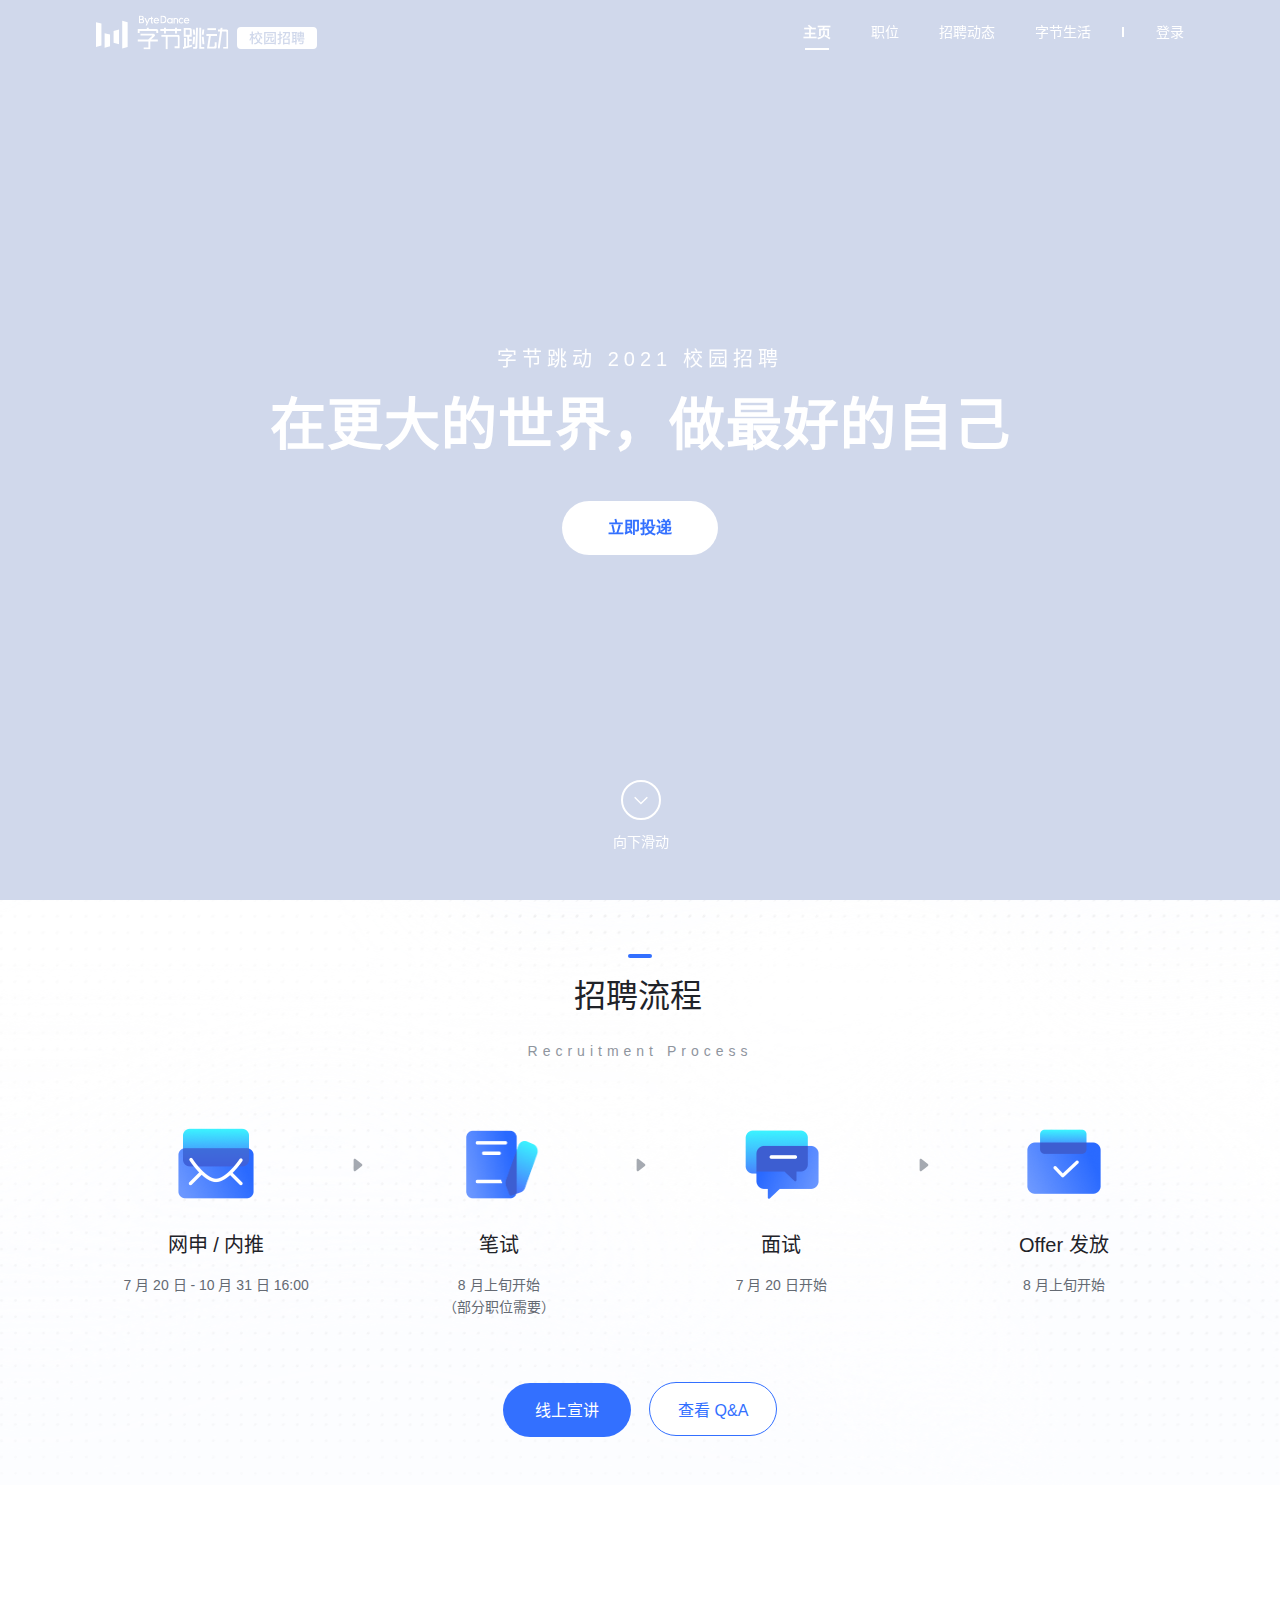
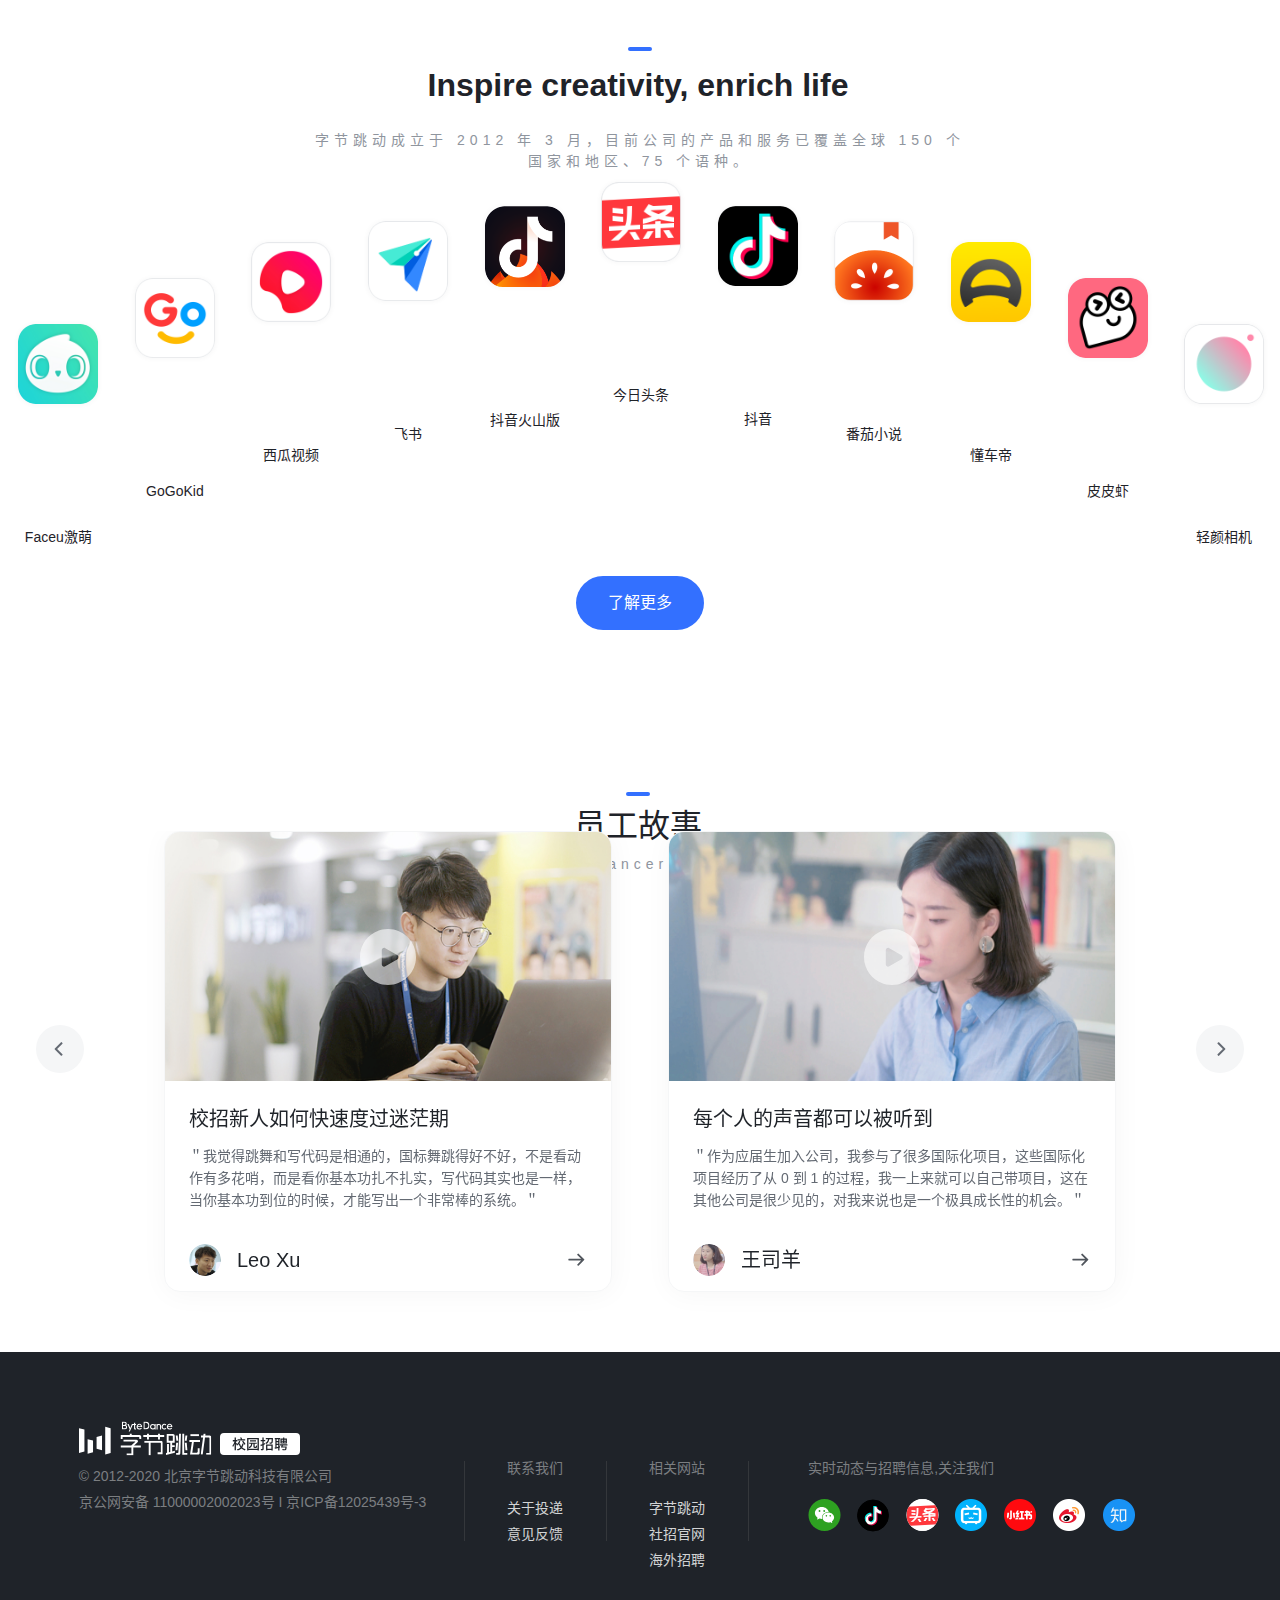
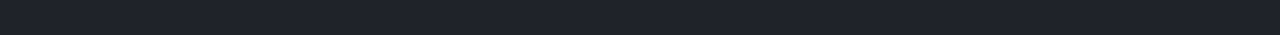
<file: bytedance/index.html>
<!DOCTYPE html>
<html lang="zh-CN">

  <head>
    <meta charset="UTF-8" />
    <meta http-equiv="X-UA-Compatible"
          content="IE=edge,chrome=1" />
    <meta name="renderer"
          content="webkit" />
    <meta name="description"
          content="" />
    <meta name="keyword"
          content="" />
    <meta name="viewport"
          content="width=device-width, initial-scale=1.0, maximum-scale=1.0, user-scalable=yes, shrink-to-fit=no" />
    <meta name="author"
          content="DCanmera" />
    <title>字节跳动校园招聘</title>
    <link rel="shortcut icon"
          href="./favicon.ico"
          type="image/x-icon" />
    <link rel="stylesheet"
          href="./css/reset.css" />
    <link rel="stylesheet"
          href="./libs/bootstrap/bootstrap.min.css" />
    <link rel="stylesheet"
          href="./libs/swiper/swiper.min.css" />
    <link rel="stylesheet"
          href="./css/common.css" />
    <link rel="stylesheet"
          href="./css/index.css" />
    <script src="./libs/jquery/jquery.min.js"></script>
    <script src="./libs/bootstrap/popper.min.js"></script>
    <script src="./libs/bootstrap/bootstrap.min.js"></script>
    <script src="./libs/swiper/swiper.min.js"></script>
    <script src="./js/common.js"></script>
    <script src="./js/index.js"></script>
  </head>

  <body>
    <!-- 头部栏start -->
    <div class="wrapper">
      <div class="header header-active">
        <div class="logo">
          <h1>
            <a href="./index.html"
               class="hide">
              <svg fill="none"
                   height="35"
                   width="221">
                <mask id="logo-white_svg__a"
                      height="9"
                      maskUnits="userSpaceOnUse"
                      width="7"
                      x="42"
                      y="0">
                  <path clip-rule="evenodd"
                        d="M42.856.625h5.404v7.767h-5.404z"
                        fill="#fff"
                        fill-rule="evenodd">
                  </path>
                </mask>
                <mask id="logo-white_svg__b"
                      height="9"
                      maskUnits="userSpaceOnUse"
                      width="7"
                      x="64"
                      y="0">
                  <path clip-rule="evenodd"
                        d="M64.41.625h6.113v7.767H64.41z"
                        fill="#fff"
                        fill-rule="evenodd">
                  </path>
                </mask>
                <mask id="logo-white_svg__c"
                      height="23"
                      maskUnits="userSpaceOnUse"
                      width="92"
                      x="41"
                      y="12">
                  <path clip-rule="evenodd"
                        d="M41.184 12.031h91.186v22.464H41.184z"
                        fill="#fff"
                        fill-rule="evenodd">
                  </path>
                </mask>
                <mask id="logo-white_svg__d"
                      height="22"
                      maskUnits="userSpaceOnUse"
                      width="12"
                      x="121"
                      y="12">
                  <path clip-rule="evenodd"
                        d="M121.689 12.624h10.68v21.154h-10.68z"
                        fill="#fff"
                        fill-rule="evenodd">
                  </path>
                </mask>
                <mask id="logo-white_svg__e"
                      height="16"
                      maskUnits="userSpaceOnUse"
                      width="19"
                      x="65"
                      y="19">
                  <path clip-rule="evenodd"
                        d="M65.21 19.79h18.54v14.705H65.21z"
                        fill="#fff"
                        fill-rule="evenodd">
                  </path>
                </mask>
                <g mask="url(#logo-white_svg__a)">
                  <path clip-rule="evenodd"
                        d="M44.033 4.952h1.434c.53 0 .934.102 1.199.302.26.197.387.481.387.868 0 .394-.13.681-.398.88-.274.202-.686.304-1.227.304h-1.395zm2.19-1.358c-.227.194-.558.291-.984.291h-1.206V1.671h1.138c.468 0 .822.095 1.052.283.226.186.336.456.336.829 0 .354-.11.62-.335.811zm.723.623c.22-.152.396-.337.527-.55a1.68 1.68 0 0 0 .25-.893c0-.387-.09-.74-.268-1.048a2.131 2.131 0 0 0-.777-.769 2.212 2.212 0 0 0-.752-.256A7.418 7.418 0 0 0 44.73.624h-1.875v7.768h2.848c.72 0 1.333-.214 1.818-.636.49-.425.738-.958.738-1.581 0-.5-.13-.927-.385-1.27-.22-.296-.533-.527-.929-.688z"
                        fill="#fff"
                        fill-rule="evenodd">
                  </path>
                </g>
                <path clip-rule="evenodd"
                      d="M56.173 1.727h-1.12v1.268h-2.121l-1.384 3.351a6.43 6.43 0 0 0-.132.371c-.037.115-.08.246-.13.392a17.982 17.982 0 0 0-.12-.406 3.25 3.25 0 0 0-.12-.356L49.68 2.995h-1.243l2.213 5.3-.956 2.255h1.145l2.892-6.585h1.321v3.25c0 .462.11.8.326 1.003.215.202.57.305 1.059.305h.615V7.45h-.581c-.109 0-.186-.024-.23-.073-.046-.052-.07-.144-.07-.274V3.965h.881v-.97h-.88zM59.228 4.268a1.67 1.67 0 0 1 1.115-.395c.425 0 .792.13 1.087.387.27.234.441.537.512.903H58.71c.065-.357.24-.657.518-.895zm1.125-1.403c-.82 0-1.496.267-2.006.794-.509.526-.767 1.223-.767 2.071 0 .359.062.707.185 1.034.123.328.302.621.532.871.264.283.583.504.949.658.366.153.764.23 1.184.23.509 0 .972-.096 1.38-.285a3.374 3.374 0 0 0 1.123-.881L63 7.28l-.815-.654-.061.07c-.232.267-.49.47-.768.606a2.02 2.02 0 0 1-.895.203c-.497 0-.913-.142-1.236-.421a1.47 1.47 0 0 1-.516-.99h4.467v-.166c0-.911-.262-1.657-.779-2.216-.518-.563-1.206-.847-2.043-.847z"
                      fill="#fff"
                      fill-rule="evenodd">
                </path>
                <g mask="url(#logo-white_svg__b)">
                  <path clip-rule="evenodd"
                        d="M66.225 7.306h-.627V1.715h.627c1.029 0 1.812.236 2.328.702.513.465.773 1.17.773 2.094 0 .922-.26 1.625-.773 2.09-.516.468-1.3.705-2.328.705zm3.154-5.692c-.755-.657-1.866-.99-3.304-.99H64.41v7.768h1.666c1.437 0 2.548-.332 3.303-.99.76-.659 1.144-1.632 1.144-2.891 0-1.262-.385-2.238-1.144-2.897z"
                        fill="#fff"
                        fill-rule="evenodd">
                  </path>
                </g>
                <g clip-rule="evenodd"
                   fill="#fff"
                   fill-rule="evenodd">
                  <path
                        d="M75.1 4.402c.32.333.48.765.48 1.284 0 .523-.16.956-.48 1.288-.318.33-.73.497-1.227.497s-.908-.167-1.226-.495c-.32-.33-.48-.763-.48-1.29 0-.522.161-.956.48-1.286.318-.331.73-.498 1.226-.498s.909.168 1.227.5zm.5-.725a2.444 2.444 0 0 0-.71-.529 2.577 2.577 0 0 0-1.142-.254c-.817 0-1.485.258-1.984.77-.499.51-.751 1.187-.751 2.013 0 .38.064.74.19 1.066.127.327.318.624.568.884a2.735 2.735 0 0 0 1.977.833c.42 0 .797-.08 1.124-.24.247-.12.468-.288.66-.5v.673h1.114V2.995H75.6zM80.074 2.894c-.304 0-.592.06-.856.18-.201.091-.398.22-.586.386v-.465h-1.104v5.397h1.104V5.41c0-.511.109-.898.323-1.148.21-.245.533-.37.96-.37.373 0 .638.112.81.34.174.235.262.619.262 1.14v3.02h1.115V5.28c0-.733-.182-1.32-.541-1.742-.363-.428-.863-.644-1.487-.644zM86.566 6.967c-.14.177-.308.312-.504.402-.197.09-.428.136-.687.136-.482 0-.862-.164-1.163-.5-.3-.335-.452-.775-.452-1.309 0-.534.154-.977.456-1.316.305-.342.684-.507 1.159-.507.243 0 .463.04.651.12.188.08.357.206.504.374l.074.084.722-.834-.07-.064a2.583 2.583 0 0 0-.848-.518 2.996 2.996 0 0 0-1.033-.17c-.398 0-.768.066-1.1.197-.335.133-.632.33-.88.586a2.7 2.7 0 0 0-.6.924 3.077 3.077 0 0 0-.203 1.124c0 .4.068.778.203 1.122.134.345.336.655.599.92.247.254.543.45.88.584.336.134.707.201 1.101.201.384 0 .736-.06 1.044-.178.309-.119.606-.309.885-.564l.07-.064-.735-.844zM89.474 4.268a1.67 1.67 0 0 1 1.115-.395c.426 0 .792.13 1.088.387.27.234.44.537.51.903h-3.231c.066-.357.24-.657.518-.895zm3.946 1.66c0-.911-.261-1.657-.778-2.216-.518-.563-1.205-.847-2.043-.847-.821 0-1.496.267-2.006.794-.51.526-.767 1.223-.767 2.071 0 .359.062.707.184 1.034.124.328.304.621.534.871.263.284.581.504.948.658.365.153.765.23 1.185.23.508 0 .972-.096 1.379-.285a3.38 3.38 0 0 0 1.123-.881l.066-.077-.814-.654-.061.07c-.233.267-.492.47-.77.606a2.015 2.015 0 0 1-.894.203c-.497 0-.912-.142-1.236-.421-.3-.26-.47-.584-.516-.99h4.466zM0 7.212v24.726h.002l5.427-1.394V8.606zM31.645 31.992l-5.429 1.394V5.764l5.429 1.394zM8.608 32.689l5.428-1.394V19.521l-5.428-1.394zM17.585 15.972l5.43-1.394v14.561l-5.43-1.394z">
                  </path>
                </g>
                <g mask="url(#logo-white_svg__c)">
                  <path clip-rule="evenodd"
                        d="M111.423 15.09h8.545v-1.9h-8.545z"
                        fill="#fff"
                        fill-rule="evenodd">
                  </path>
                  <g mask="url(#logo-white_svg__d)">
                    <path clip-rule="evenodd"
                          d="M130.636 14.508h-4.366l.294-1.884h-1.918l-.301 1.884h-2.387v1.9h2.118l-2.387 17.145h1.998l2.322-17.145h3.86a.6.6 0 0 1 .6.6v14.87h-3.249v1.9h5.149V16.243c0-.957-.777-1.735-1.733-1.735z"
                          fill="#fff"
                          fill-rule="evenodd">
                    </path>
                  </g>
                  <g clip-rule="evenodd"
                     fill="#fff"
                     fill-rule="evenodd">
                    <path
                          d="M110.389 21h2.512l-1.87 12.552h7.977c.892 0 1.615-.723 1.615-1.615V27.21h-1.9v3.664c0 .43-.349.778-.779.778h-4.643L114.825 21h6.177v-1.9h-10.613zM99.274 19.741l-.605-5.235h-1.902l.605 5.235zM99.097 21.778h-1.902l-.679 7.395h1.902zM108.308 14.506h-1.902l-.605 5.235h1.902zM105.805 21.778l.682 7.395h1.9l-.681-7.395z">
                    </path>
                    <path
                          d="M105.199 12.733H103.3v21.126h4.988v-1.9h-3.089zM99.424 31.31a.65.65 0 0 1-.65.649H97.13v1.9h2.46c.956 0 1.733-.778 1.733-1.729l.644-19.397h-1.9zM93.817 15.318v4.46h-4.18v-4.942h3.698c.266 0 .482.216.482.482zm-.642 10.743h2.542v-1.9h-2.542v-2.484h2.542v-7.03c0-.943-.768-1.71-1.711-1.71h-6.268v8.74h3.538v9.253l-1.33.346V23.08h-1.899v8.692l-1.061.276v1.963l8.91-2.32v-1.964l-2.72.709z">
                    </path>
                  </g>
                  <g mask="url(#logo-white_svg__e)">
                    <path clip-rule="evenodd"
                          d="M82.015 19.79H65.21v1.9h4.506v12.805h1.9V21.69h9.662c.316 0 .573.257.573.572v9.08H78.6v1.9h5.15V21.525c0-.957-.778-1.735-1.735-1.735z"
                          fill="#fff"
                          fill-rule="evenodd">
                    </path>
                  </g>
                  <path clip-rule="evenodd"
                        d="M80.941 12.733h-1.9v1.356h-9.122v-1.356h-1.9v1.356h-3.706v1.9h3.706v2.546h1.9v-2.546h9.122v2.546h1.9v-2.546h4.25v-1.9h-4.25zM60.473 14.089h-7.755v-1.356h-1.9v1.356h-9.11v3.927h1.899v-2.027h16.198c.277 0 .502.225.502.502v1.525h1.9v-2.192c0-.957-.778-1.735-1.734-1.735zM58.536 21.3c.442-.419.584-1.09.353-1.67-.247-.619-.839-.973-1.627-.973h-12.77v1.9h11.442c.122 0 .18.064.208.119a.363.363 0 0 1-.03.347l-3.893 3.588H41.708v1.9h10.696v5.874h-4.722v1.9h6.621v-7.774h7.526v-1.9h-6.837a551.84 551.84 0 0 0 3.544-3.31z"
                        fill="#fff"
                        fill-rule="evenodd">
                  </path>
                </g>
                <path clip-rule="evenodd"
                      d="M145 12a4 4 0 0 0-4 4v14a4 4 0 0 0 4 4h72a4 4 0 0 0 4-4V16a4 4 0 0 0-4-4zm8.812 8.398v-1.274h1.792v-2.576h1.33v2.576h1.344v1.274h-1.344v1.036c.42.476.854.98 1.302 1.526a13.299 13.299 0 0 0 2.016-3.122l1.106.546c-.42.896-.896 1.722-1.414 2.464l1.022-.308a5.938 5.938 0 0 0 1.302 2.898c.546-.84.924-1.848 1.134-2.996l1.26.252c-.266 1.456-.742 2.702-1.414 3.71.868.728 1.974 1.344 3.304 1.848l-.686 1.19c-1.4-.56-2.548-1.232-3.444-2.016-.98.98-2.212 1.68-3.696 2.1l-.77-1.19c1.456-.378 2.618-1.008 3.5-1.89a7.43 7.43 0 0 1-1.61-3.458c-.229.306-.47.6-.701.882l-.069.084-.294-.21-.7 1.008a40.28 40.28 0 0 0-1.148-2.114v6.734h-1.33v-6.58a16.563 16.563 0 0 1-1.61 3.318l-.56-1.442c.98-1.26 1.68-2.674 2.114-4.27zm4.746-.896v-1.288h3.248a12.02 12.02 0 0 0-.756-1.596l1.344-.224c.252.532.504 1.148.742 1.82h3.038v1.288zm4.522.91l1.036-.644c1.036 1.26 1.848 2.38 2.408 3.332l-1.106.756c-.574-1.036-1.358-2.184-2.338-3.444zm5.054-3.36h11.732v12.39h-1.33v-.504h-9.072v.504h-1.33zm1.33 1.204v9.506h9.072v-9.506zm1.554 2.198v-1.176h5.978v1.176zm-.798 2.394v-1.176h7.56v1.176h-2.128v2.59c0 .28.112.42.364.42h.378a.639.639 0 0 0 .406-.126c.14-.07.224-.504.28-1.302l1.092.364c-.126 1.064-.28 1.68-.476 1.876-.196.168-.546.252-1.05.266h-1.022c-.392 0-.672-.112-.868-.336-.224-.238-.322-.532-.322-.882v-2.87h-1.064c-.14 1.092-.406 1.96-.812 2.576-.476.728-1.218 1.316-2.212 1.736l-.616-1.064c.812-.322 1.428-.784 1.82-1.372.308-.476.518-1.092.63-1.876zm23.492.56h-6.65v6.006h1.316v-.49h4.018v.49h1.316zm-5.334 4.242v-2.954h4.018v2.954zm-5.068 1.638c.924 0 1.386-.462 1.386-1.386v-3.92l.129-.064.095-.048h.001c.376-.187.76-.378 1.133-.588v-1.344c-.448.252-.896.476-1.358.7v-2.38h1.54v-1.274h-1.54v-2.45h-1.316v2.45h-1.68v1.274h1.68v2.926c-.644.238-1.302.434-1.96.588l.364 1.386c.532-.196 1.064-.392 1.596-.602v3.01c0 .336-.182.504-.532.504s-.714-.028-1.092-.07l.294 1.288zm5.698-11.032c-.182.854-.434 1.554-.77 2.1-.42.616-1.036 1.176-1.862 1.68l.812 1.05c.98-.644 1.708-1.358 2.198-2.142.378-.672.686-1.568.924-2.688h2.352c-.028 1.484-.112 2.394-.224 2.744-.14.364-.448.546-.924.574-.28-.028-.644-.056-1.092-.084l.322 1.162c.406.042.756.07 1.064.07.77 0 1.316-.266 1.652-.798.308-.546.476-2.184.49-4.928h-7.126v1.26zm12.446 4.368v-5.012h2.618v-1.008h1.218v1.008h2.618v5.012zm3.836-1.064h1.414v-.91h-1.414zm-2.66 0h1.442v-.91h-1.442zm0-2.87v.952h1.442v-.952zm4.074 0h-1.414v.952h1.414zm-5.894 5.796v-1.162h7.602v1.162h-4.48l-.42.938h4.186c-.098 1.904-.308 3.024-.616 3.388-.322.336-.938.518-1.848.518-.588 0-1.106-.042-1.568-.098l-.42-1.134c.644.07 1.218.112 1.722.112.588 0 .966-.098 1.12-.28.126-.21.224-.672.294-1.4h-4.508l.77-2.044zm-5.054-6.258v-1.232h5.348v1.232h-.658v7.14c.196-.056.378-.126.56-.196v1.288c-.112.032-.22.069-.326.105a7.35 7.35 0 0 1-.234.077v2.8h-1.232V27.02a52.682 52.682 0 0 1-3.332.826l-.308-1.274.798-.126v-8.218zm1.834 5.824v2.142c.56-.126 1.092-.266 1.624-.42v-1.722zm0-2.898v1.694h1.624v-1.694zm0-2.926v1.722h1.624v-1.722z"
                      fill="#fff"
                      fill-rule="evenodd">
                </path>
              </svg>
            </a>
            <a href="./index.html"
               class="show">
              <svg width="221"
                   height="35"
                   fill="none">
                <mask id="logo-color_svg__a"
                      maskUnits="userSpaceOnUse"
                      x="42"
                      y="0"
                      width="7"
                      height="9">
                  <path fill-rule="evenodd"
                        clip-rule="evenodd"
                        d="M42.856.625h5.404v7.767h-5.404V.625z"
                        fill="#fff">
                  </path>
                </mask>
                <g mask="url(#logo-color_svg__a)">
                  <path fill-rule="evenodd"
                        clip-rule="evenodd"
                        d="M44.033 4.952h1.434c.53 0 .934.102 1.199.302.26.197.387.481.387.868 0 .394-.13.681-.398.88-.274.202-.686.304-1.227.304h-1.395V4.952zm2.19-1.358c-.227.194-.558.291-.983.291h-1.207V1.671h1.139c.468 0 .821.095 1.05.283.227.186.337.456.337.829 0 .354-.11.62-.335.811zm.723.623c.22-.152.396-.337.527-.55a1.68 1.68 0 0 0 .25-.893c0-.387-.09-.74-.268-1.048a2.131 2.131 0 0 0-.777-.769 2.212 2.212 0 0 0-.752-.256A7.418 7.418 0 0 0 44.73.624h-1.875v7.768h2.848c.72 0 1.333-.214 1.818-.636.49-.425.738-.958.738-1.581 0-.5-.13-.927-.385-1.27-.22-.296-.533-.527-.929-.688z"
                        fill="#3960AC">
                  </path>
                </g>
                <path fill-rule="evenodd"
                      clip-rule="evenodd"
                      d="M56.173 1.727h-1.12v1.268h-2.121l-1.384 3.351a6.43 6.43 0 0 0-.132.371c-.037.115-.08.246-.13.392a17.982 17.982 0 0 0-.12-.406 3.25 3.25 0 0 0-.12-.356L49.68 2.995h-1.243l2.213 5.3-.956 2.255h1.145l2.892-6.585h1.321v3.25c0 .462.11.8.326 1.003.215.202.57.305 1.059.305h.615V7.45h-.581c-.109 0-.186-.024-.23-.073-.046-.052-.07-.144-.07-.274V3.965h.881v-.97h-.88V1.727zM59.228 4.268a1.67 1.67 0 0 1 1.115-.395c.425 0 .792.13 1.087.387.27.234.441.537.511.903H58.71c.065-.357.24-.657.518-.895zm1.125-1.403c-.82 0-1.496.267-2.006.794-.509.526-.767 1.223-.767 2.071 0 .359.062.707.184 1.034.124.328.303.621.533.871.264.283.583.504.949.658.365.153.764.23 1.184.23.509 0 .972-.096 1.38-.285a3.374 3.374 0 0 0 1.123-.881L63 7.28l-.815-.654-.061.07c-.232.267-.49.47-.768.606a2.02 2.02 0 0 1-.895.203c-.497 0-.913-.142-1.236-.421a1.47 1.47 0 0 1-.516-.99h4.467v-.166c0-.911-.262-1.657-.779-2.216-.518-.563-1.206-.847-2.043-.847z"
                      fill="#3960AC">
                </path>
                <mask id="logo-color_svg__b"
                      maskUnits="userSpaceOnUse"
                      x="64"
                      y="0"
                      width="7"
                      height="9">
                  <path fill-rule="evenodd"
                        clip-rule="evenodd"
                        d="M64.41.625h6.113v7.767H64.41V.625z"
                        fill="#fff">
                  </path>
                </mask>
                <g mask="url(#logo-color_svg__b)">
                  <path fill-rule="evenodd"
                        clip-rule="evenodd"
                        d="M66.225 7.306h-.627V1.715h.627c1.029 0 1.812.236 2.328.702.513.465.773 1.17.773 2.094 0 .922-.26 1.625-.773 2.09-.516.468-1.3.705-2.328.705zm3.154-5.692c-.755-.657-1.866-.99-3.303-.99H64.41v7.768h1.666c1.437 0 2.548-.332 3.303-.99.76-.659 1.144-1.632 1.144-2.891 0-1.262-.385-2.238-1.144-2.897z"
                        fill="#3960AC">
                  </path>
                </g>
                <path fill-rule="evenodd"
                      clip-rule="evenodd"
                      d="M75.1 4.402c.32.333.48.765.48 1.284 0 .523-.16.956-.48 1.288-.318.33-.73.497-1.227.497-.496 0-.908-.167-1.226-.495-.32-.33-.48-.763-.48-1.29 0-.522.161-.956.48-1.286.318-.331.73-.498 1.226-.498s.909.168 1.227.5zm.5-.725a2.444 2.444 0 0 0-.71-.529 2.577 2.577 0 0 0-1.142-.254c-.817 0-1.485.258-1.984.77-.499.51-.751 1.187-.751 2.013 0 .38.064.74.19 1.066.127.327.318.624.568.884a2.735 2.735 0 0 0 1.977.833c.42 0 .797-.08 1.124-.24.248-.12.468-.288.66-.5v.673h1.115V2.995H75.6v.682zM80.074 2.894c-.304 0-.592.06-.856.18-.201.091-.398.22-.586.386v-.465h-1.104v5.397h1.104V5.41c0-.511.109-.898.323-1.148.21-.245.533-.37.96-.37.373 0 .638.112.81.34.174.235.262.619.262 1.14v3.02h1.115V5.28c0-.733-.182-1.32-.541-1.742-.363-.428-.863-.644-1.487-.644zM86.566 6.967c-.14.177-.308.312-.504.402-.197.09-.428.136-.687.136-.482 0-.862-.164-1.163-.5-.3-.335-.452-.775-.452-1.309 0-.534.154-.977.456-1.316.305-.342.684-.507 1.159-.507.243 0 .463.04.651.12.188.08.357.206.504.374l.074.084.722-.834-.07-.064a2.583 2.583 0 0 0-.848-.518 2.996 2.996 0 0 0-1.033-.17c-.397 0-.768.066-1.1.197-.335.133-.632.33-.88.586a2.7 2.7 0 0 0-.6.924 3.077 3.077 0 0 0-.203 1.124c0 .4.068.778.203 1.122.135.345.336.655.599.92.247.254.543.45.88.584.336.134.707.201 1.101.201.384 0 .736-.06 1.044-.178.309-.119.606-.309.885-.564l.07-.064-.735-.844-.073.094zM89.474 4.268a1.67 1.67 0 0 1 1.115-.395c.426 0 .792.13 1.088.387.27.234.44.537.51.903h-3.231c.066-.357.24-.657.518-.895zm3.946 1.66c0-.911-.261-1.657-.778-2.216-.518-.563-1.205-.847-2.043-.847-.821 0-1.496.267-2.006.794-.51.526-.767 1.223-.767 2.071 0 .359.062.707.184 1.034.124.328.303.621.534.871.263.284.581.504.948.658.365.153.765.23 1.185.23.508 0 .972-.096 1.379-.285a3.38 3.38 0 0 0 1.123-.881l.066-.077-.814-.654-.061.07c-.233.267-.492.47-.77.606a2.015 2.015 0 0 1-.894.203c-.497 0-.912-.142-1.236-.421-.3-.26-.47-.584-.516-.99h4.466v-.166zM0 7.212v24.726h.002l5.427-1.394V8.606L0 7.212z"
                      fill="#3960AC">
                </path>
                <path fill-rule="evenodd"
                      clip-rule="evenodd"
                      d="M31.645 31.992l-5.429 1.394V5.764l5.429 1.394v24.834z"
                      fill="#79CBC6">
                </path>
                <path fill-rule="evenodd"
                      clip-rule="evenodd"
                      d="M8.608 32.689l5.428-1.394V19.521l-5.428-1.394V32.69z"
                      fill="#4882C2">
                </path>
                <path fill-rule="evenodd"
                      clip-rule="evenodd"
                      d="M17.585 15.972l5.43-1.394v14.561l-5.43-1.394V15.971z"
                      fill="#2CBDC3">
                </path>
                <mask id="logo-color_svg__c"
                      maskUnits="userSpaceOnUse"
                      x="41"
                      y="12"
                      width="92"
                      height="23">
                  <path fill-rule="evenodd"
                        clip-rule="evenodd"
                        d="M41.184 12.031h91.186v22.464H41.184V12.031z"
                        fill="#fff">
                  </path>
                </mask>
                <g mask="url(#logo-color_svg__c)">
                  <path fill-rule="evenodd"
                        clip-rule="evenodd"
                        d="M111.423 15.09h8.545v-1.9h-8.545v1.9z"
                        fill="#3960AC">
                  </path>
                  <mask id="logo-color_svg__d"
                        maskUnits="userSpaceOnUse"
                        x="121"
                        y="12"
                        width="12"
                        height="22">
                    <path fill-rule="evenodd"
                          clip-rule="evenodd"
                          d="M121.689 12.624h10.68v21.154h-10.68V12.624z"
                          fill="#fff">
                    </path>
                  </mask>
                  <g mask="url(#logo-color_svg__d)">
                    <path fill-rule="evenodd"
                          clip-rule="evenodd"
                          d="M130.636 14.508h-4.366l.294-1.884h-1.918l-.301 1.884h-2.387v1.9h2.118l-2.387 17.145h1.998l2.322-17.145h3.86a.6.6 0 0 1 .6.6v14.87h-3.249v1.9h5.149V16.243c0-.957-.777-1.735-1.733-1.735z"
                          fill="#3960AC">
                    </path>
                  </g>
                  <path fill-rule="evenodd"
                        clip-rule="evenodd"
                        d="M110.389 21h2.512l-1.87 12.552h7.977c.892 0 1.615-.723 1.615-1.615V27.21h-1.9v3.664c0 .43-.349.778-.779.778h-4.643L114.825 21h6.177v-1.9h-10.613V21zM99.274 19.741l-.605-5.235h-1.902l.605 5.235h1.902zM99.097 21.778h-1.902l-.678 7.395h1.9l.68-7.395zM108.308 14.506h-1.902l-.605 5.235h1.902l.605-5.235zM105.805 21.778l.682 7.395h1.9l-.681-7.395h-1.901z"
                        fill="#3960AC">
                  </path>
                  <path fill-rule="evenodd"
                        clip-rule="evenodd"
                        d="M105.199 12.733H103.3v21.126h4.988v-1.9h-3.089V12.733zM99.424 31.31a.65.65 0 0 1-.65.649H97.13v1.9h2.46c.956 0 1.733-.778 1.733-1.729l.644-19.397h-1.9l-.643 18.576zM93.817 15.318v4.46h-4.18v-4.942h3.698c.266 0 .482.216.482.482zm-.642 10.743h2.542v-1.9h-2.542v-2.484h2.542v-7.03c0-.943-.769-1.71-1.711-1.71h-6.269v8.74h3.539v9.253l-1.33.346V23.08h-1.899v8.692l-1.061.276v1.964l8.91-2.321v-1.964l-2.72.709v-4.374z"
                        fill="#3960AC">
                  </path>
                  <mask id="logo-color_svg__e"
                        maskUnits="userSpaceOnUse"
                        x="65"
                        y="19"
                        width="19"
                        height="16">
                    <path fill-rule="evenodd"
                          clip-rule="evenodd"
                          d="M65.21 19.79h18.54v14.705H65.21V19.79z"
                          fill="#fff">
                    </path>
                  </mask>
                  <g mask="url(#logo-color_svg__e)">
                    <path fill-rule="evenodd"
                          clip-rule="evenodd"
                          d="M82.015 19.79H65.21v1.9h4.506v12.805h1.9V21.69h9.662c.316 0 .573.257.573.572v9.08H78.6v1.9h5.15V21.525c0-.957-.778-1.735-1.735-1.735z"
                          fill="#3960AC">
                    </path>
                  </g>
                  <path fill-rule="evenodd"
                        clip-rule="evenodd"
                        d="M80.941 12.733h-1.9v1.356h-9.122v-1.356h-1.9v1.356h-3.706v1.9h3.706v2.546h1.9v-2.546h9.122v2.546h1.9v-2.546h4.25v-1.9h-4.25v-1.356zM60.473 14.089h-7.755v-1.356h-1.9v1.356h-9.11v3.927h1.899v-2.027h16.198c.277 0 .502.225.502.502v1.525h1.9v-2.192c0-.957-.778-1.735-1.734-1.735zM58.536 21.3c.442-.419.584-1.09.353-1.67-.247-.619-.839-.973-1.627-.973h-12.77v1.9h11.442c.122 0 .18.064.208.119a.363.363 0 0 1-.03.347l-3.893 3.588H41.708v1.9h10.696v5.875h-4.722v1.9h6.621V26.51h7.526v-1.9h-6.837a551.84 551.84 0 0 0 3.544-3.31z"
                        fill="#3960AC">
                  </path>
                </g>
                <g clip-path="url(#logo-color_svg__clip0)">
                  <path fill-rule="evenodd"
                        clip-rule="evenodd"
                        d="M141 16a4 4 0 0 1 4-4h72a4 4 0 0 1 4 4v14a4 4 0 0 1-4 4h-72a4 4 0 0 1-4-4V16z"
                        fill="#F0F4FF">
                  </path>
                  <path d="M153.812 19.124v1.274h1.736a11.972 11.972 0 0 1-2.114 4.27l.56 1.442a16.563 16.563 0 0 0 1.61-3.318v6.58h1.33v-6.734c.336.56.714 1.274 1.148 2.114l.7-1.008.294.21c.252-.308.518-.63.77-.966a7.43 7.43 0 0 0 1.61 3.458c-.882.882-2.044 1.512-3.5 1.89l.77 1.19c1.484-.42 2.716-1.12 3.696-2.1.896.784 2.044 1.456 3.444 2.016l.686-1.19c-1.33-.504-2.436-1.12-3.304-1.848.672-1.008 1.148-2.254 1.414-3.71l-1.26-.252c-.21 1.148-.588 2.156-1.134 2.996a5.938 5.938 0 0 1-1.302-2.898l-1.022.308c.518-.742.994-1.568 1.414-2.464l-1.106-.546a13.299 13.299 0 0 1-2.016 3.122 55.542 55.542 0 0 0-1.302-1.526v-1.036h1.344v-1.274h-1.344v-2.576h-1.33v2.576h-1.792zm4.746-.91v1.288h7.616v-1.288h-3.038a19.532 19.532 0 0 0-.742-1.82l-1.344.224c.28.49.532 1.022.756 1.596h-3.248zm5.558 1.554l-1.036.644c.98 1.26 1.764 2.408 2.338 3.444l1.106-.756c-.56-.952-1.372-2.072-2.408-3.332zm15.75-2.716h-11.732v12.39h1.33v-.504h9.072v.504h1.33v-12.39zm-10.402 10.71v-9.506h9.072v9.506h-9.072zm1.554-8.484v1.176h5.978v-1.176h-5.978zm-.798 2.394v1.176h1.96c-.112.784-.322 1.4-.63 1.876-.392.588-1.008 1.05-1.82 1.372l.616 1.064c.994-.42 1.736-1.008 2.212-1.736.406-.616.672-1.484.812-2.576h1.064v2.87c0 .35.098.644.322.882.196.224.476.336.868.336h1.022c.504-.014.854-.098 1.05-.266.196-.196.35-.812.476-1.876l-1.092-.364c-.056.798-.14 1.232-.28 1.302a.639.639 0 0 1-.406.126h-.378c-.252 0-.364-.14-.364-.42v-2.59h2.128v-1.176h-7.56zm23.492 1.736h-6.65v6.006h1.316v-.49h4.018v.49h1.316v-6.006zm-5.334 4.242v-2.954h4.018v2.954h-4.018zm-5.068 1.638c.924 0 1.386-.462 1.386-1.386v-3.92c.448-.224.91-.448 1.358-.7v-1.344c-.448.252-.896.476-1.358.7v-2.38h1.54v-1.274h-1.54v-2.45h-1.316v2.45h-1.68v1.274h1.68v2.926c-.644.238-1.302.434-1.96.588l.364 1.386a74.043 74.043 0 0 0 1.596-.602v3.01c0 .336-.182.504-.532.504a9.95 9.95 0 0 1-1.092-.07l.294 1.288h1.26zm5.698-11.032c-.182.854-.434 1.554-.77 2.1-.42.616-1.036 1.176-1.862 1.68l.812 1.05c.98-.644 1.708-1.358 2.198-2.142.378-.672.686-1.568.924-2.688h2.352c-.028 1.484-.112 2.394-.224 2.744-.14.364-.448.546-.924.574-.28-.028-.644-.056-1.092-.084l.322 1.162c.406.042.756.07 1.064.07.77 0 1.316-.266 1.652-.798.308-.546.476-2.184.49-4.928h-7.126v1.26h2.184zm12.446-.644v5.012h6.454v-5.012h-2.618v-1.008h-1.218v1.008h-2.618zm5.25 3.948h-1.414v-.91h1.414v.91zm-2.632 0h-1.442v-.91h1.442v.91zm-1.442-1.918v-.952h1.442v.952h-1.442zm2.66-.952h1.414v.952h-1.414v-.952zm-4.48 4.634v1.162h1.834l-.77 2.044h4.508c-.07.728-.168 1.19-.294 1.4-.154.182-.532.28-1.12.28-.504 0-1.078-.042-1.722-.112l.42 1.134c.462.056.98.098 1.568.098.91 0 1.526-.182 1.848-.518.308-.364.518-1.484.616-3.388h-4.186l.42-.938h4.48v-1.162h-7.602zm-5.054-6.328v1.232h.616v8.218l-.798.126.308 1.274a52.682 52.682 0 0 0 3.332-.826v2.422h1.232v-2.8c.182-.056.364-.126.56-.182v-1.288a6.58 6.58 0 0 1-.56.196v-7.14h.658v-1.232h-5.348zm1.834 9.198v-2.142h1.624v1.722c-.532.154-1.064.294-1.624.42zm0-3.346v-1.694h1.624v1.694h-1.624zm0-2.898v-1.722h1.624v1.722h-1.624z"
                        fill="#325AB4">
                  </path>
                </g>
                <defs>
                  <clipPath id="logo-color_svg__clip0">
                    <path fill="#fff"
                          d="M141 12h80v22h-80z">
                    </path>
                  </clipPath>
                </defs>
              </svg>
            </a>
          </h1>
        </div>

        <div class="nav">
          <ul>
            <li class="nav-active"><a href="./index.html">主页</a></li>
            <li><a href="./pages/job.html">职位</a></li>
            <li><a href="./pages/recruitmentNews.html">招聘动态</a></li>
            <li><a href="./pages/byteLife.html">字节生活</a></li>
            <li class="next-item"><a href="./pages/login.html">登录</a></li>
          </ul>
        </div>
      </div>
    </div>
    <!-- 头部栏end -->

    <!-- 内容栏start -->
    <section class="atsx-layout">
      <main class="contentWrap">
        <div class="home-page-bg__3zYki">
          <div class="float-layer__12ELJ"></div>

          <!-- 视频 -->
          <div class="homepage-video-wrap">
            <div class="video-react-controls-enabled">
              <video class="video-react-video"
                     preload="auto"
                     autoplay="autoplay"
                     muted="muted"
                     loop="loop">
                <source src="https://sf6-dycdn-tos.pstatp.com/obj/eden-cn/lmeh7pfuho/campus/campus_intro_20200522.mp4"
                        type="video/mp4" />
              </video>
            </div>
            <div class="overlay">
              <div class="overcontainer">
                <div class="slogan">
                  <div class="slogan-subtitle">字节跳动 2021 校园招聘</div>
                  <div class="slogan-title">在更大的世界，做最好的自己</div>
                </div>
                <div class="application-content">
                  <input type="button"
                         class="atsx-btn-circle"
                         value="立即投递" />
                </div>
              </div>
            </div>
            <div class="anchor-con">
              <div class="atsx-anchor">
                <div class="atsx-anchor-link">
                  <a href="javascript:;"
                     class="atsx-anchor-link-title">
                    <div class="slide-icon">
                      <svg class="arrow-bottom_svg__icon"
                           viewBox="0 0 1045 1024"
                           width="18"
                           height="18">
                        <path fill="currentColor"
                              fill-rule="evenodd"
                              d="M579.54 718.979l339.881-339.881-61.004-61.004-339.88 339.88L187.37 326.81l-61.004 61.004 392.17 392.17 61.004-61.004z">
                        </path>
                      </svg>
                    </div>
                    <div style="width: 56px; height: 16px">向下滑动</div>
                  </a>
                </div>
              </div>
            </div>
          </div>

          <!-- 招聘 -->
          <div class="process-block__fokUm">
            <div class="process-block-timeline">
              <div class="animate Recruitment">
                <div class="page-block-line"></div>
                <div class="home-page-block-title">招聘流程</div>
                <div class="home-page-block-subtitle">Recruitment Process</div>
              </div>
              <div class="timeline">
                <div class="wrapper">
                  <img src="./images/index/ia_100000000.png"
                       alt="网申 / 内推" />
                  <div class="animate Process">
                    <div class="stage">网申 / 内推</div>
                    <div class="date">7 月 20 日 - 10 月 31 日 16:00</div>
                  </div>
                </div>
                <svg width="28"
                     height="28"
                     fill="none">
                  <path d="M9.625 9.102v9.796c0 1.01 1.123 1.585 1.91.98l6.363-4.898c.636-.49.636-1.47 0-1.96l-6.364-4.898c-.787-.605-1.909-.03-1.909.98z"
                        fill="#8F959E">
                  </path>
                </svg>
                <div class="wrapper">
                  <img src="./images/index/ia_100000001.png"
                       alt="笔试" />
                  <div class="animate Process">
                    <div class="stage">笔试</div>
                    <div class="date">8 月上旬开始</div>
                    <div class="date"
                         style="margin-top: 0px">
                      （部分职位需要）
                    </div>
                  </div>
                </div>
                <svg width="28"
                     height="28"
                     fill="none">
                  <path d="M9.625 9.102v9.796c0 1.01 1.123 1.585 1.91.98l6.363-4.898c.636-.49.636-1.47 0-1.96l-6.364-4.898c-.787-.605-1.909-.03-1.909.98z"
                        fill="#8F959E">
                  </path>
                </svg>
                <div class="wrapper">
                  <img src="./images/index/ia_100000002.png"
                       alt="面试" />
                  <div class="animate Process">
                    <div class="stage">面试</div>
                    <div class="date">7 月 20 日开始</div>
                  </div>
                </div>
                <svg width="28"
                     height="28"
                     fill="none">
                  <path d="M9.625 9.102v9.796c0 1.01 1.123 1.585 1.91.98l6.363-4.898c.636-.49.636-1.47 0-1.96l-6.364-4.898c-.787-.605-1.909-.03-1.909.98z"
                        fill="#8F959E">
                  </path>
                </svg>
                <div class="wrapper">
                  <img src="./images/index/ia_100000003.png"
                       alt="Offer 发放" />
                  <div class="animate Process">
                    <div class="stage">Offer 发放</div>
                    <div class="date">8 月上旬开始</div>
                  </div>
                </div>
              </div>
              <div class="animate onlinetell">
                <div class="process-action">
                  <a href="./pages/recruitmentNews.html"
                     target="_self">
                    <button type="button"
                            class="atsx-btn process-block-more atsx-btn-primary">
                      <span>线上宣讲</span>
                    </button>
                  </a>
                  <a href="./pages/recruitmentNews.html"
                     target="_self">
                    <button type="button"
                            class="atsx-btn process-block-more question-and-answer atsx-btn-primary">
                      <span>查看 Q&amp;A</span>
                    </button>
                  </a>
                </div>
              </div>
            </div>
          </div>

          <!-- 公司作品 -->
          <div class="product-block__4McgX"
               id="home-page-product-list">
            <div class="product-block">
              <div class="animate Inspire">
                <div class="page-block-line"></div>
                <div class="home-page-block-title">
                  Inspire creativity, enrich life
                </div>
                <div class="home-page-block-subtitle">
                  字节跳动成立于 2012 年 3 月，目前公司的产品和服务已覆盖全球
                  150 个国家和地区、75 个语种。
                </div>
              </div>
              <div class="product-list">
                <a class="product-tile"
                   href="https://job.bytedance.com/campus/product"
                   target="_blank"
                   style="margin-top: 143px">
                  <img src="./images/index/ia_100000004.png"
                       alt="Faceu激萌" />
                  <div class="animate product-name faceu">Faceu激萌</div>
                </a>
                <a class="product-tile"
                   href="https://job.bytedance.com/campus/product"
                   target="_blank"
                   style="margin-top: 97px">
                  <img src="./images/index/ia_100000005.png"
                       alt="GoGoKid" />
                  <div class="animate product-name gogo">GoGoKid</div>
                </a>
                <a class="product-tile"
                   href="https://job.bytedance.com/campus/product"
                   target="_blank"
                   style="margin-top: 61px">
                  <img src="./images/index/ia_100000006.png"
                       alt="西瓜视频" />
                  <div class="animate product-name xigua">西瓜视频</div>
                </a>
                <a class="product-tile"
                   href="https://job.bytedance.com/campus/product"
                   target="_blank"
                   style="margin-top: 40px">
                  <img src="./images/index/ia_100000007.png"
                       alt="飞书" />
                  <div class="animate product-name facebook">飞书</div>
                </a>
                <a class="product-tile"
                   href="https://job.bytedance.com/campus/product"
                   target="_blank"
                   style="margin-top: 25px">
                  <img src="./images/index/ia_100000008.png"
                       alt="抖音火山版" />
                  <div class="animate product-name douyin">抖音火山版</div>
                </a>
                <a class="product-tile"
                   href="https://job.bytedance.com/campus/product"
                   target="_blank"
                   style="margin-top: 1px">
                  <img src="./images/index/ia_100000009.png"
                       alt="今日头条" />
                  <div class="animate product-name toutiao">今日头条</div>
                </a>
                <a class="product-tile"
                   href="https://job.bytedance.com/campus/product"
                   target="_blank"
                   style="margin-top: 25px">
                  <img src="./images/index/ia_100000010.png"
                       alt="抖音" />
                  <div class="animate product-name douyin">抖音</div>
                </a>
                <a class="product-tile"
                   href="https://job.bytedance.com/campus/product"
                   target="_blank"
                   style="margin-top: 40px">
                  <img src="./images/index/ia_100000011.png"
                       alt="番茄小说" />
                  <div class="animate product-name facebook">番茄小说</div>
                </a>
                <a class="product-tile"
                   href="https://job.bytedance.com/campus/product"
                   target="_blank"
                   style="margin-top: 61px">
                  <img src="./images/index/ia_100000012.png"
                       alt="懂车帝" />
                  <div class="animate product-name xigua">懂车帝</div>
                </a>
                <a class="product-tile"
                   href="https://job.bytedance.com/campus/product"
                   target="_blank"
                   style="margin-top: 97px">
                  <img src="./images/index/ia_100000013.png"
                       alt="皮皮虾" />
                  <div class="animate product-name gogo">皮皮虾</div>
                </a>
                <a class="product-tile"
                   href="https://job.bytedance.com/campus/product"
                   target="_blank"
                   style="margin-top: 143px">
                  <img src="./images/index/ia_100000014.png"
                       alt="轻颜相机" />
                  <div class="animate product-name faceu">轻颜相机</div>
                </a>
              </div>
              <div class="animate knowmore">
                <a href="https://job.bytedance.com/campus/product"
                   target="_self">
                  <button class="atsx-btn product-block-more atsx-btn-primary">
                    <span>了解更多</span>
                  </button>
                </a>
              </div>
            </div>
          </div>

          <!-- 员工故事 -->
          <div class="employeeStory__1xyNu">
            <div class="animate employeeStory">
              <div class="employeeStory-header">
                <div class="home-page-block-title">员工故事</div>
                <div class="home-page-block-tag">ByteDancer Story</div>
              </div>
            </div>
            <div class="employeeStory-employeeCard employeeStory-swiperContainer
                 swiper-container-initialized swiper-container-horizontal">
              <div class="swiper-wrapper">
                <div class="employeeCard__2fIwW swiper-slide employeeCard-video swiper-slide-duplicate-active"
                     data-swiper-slide-index="0"
                     style="margin-right: 56px">
                  <div class="employeeCard-avatar employeeCard-videoBanner"
                       data-video-src="https://sf1-dycdn-tos.pstatp.com/obj/eden-cn/lmeh7pfuho/campus/leoxu_20200520.min.mp4"
                       data-path="/story/1">
                    <img src="./images/index/ia_100000031.jpg" />
                    <div class="employeeCard-avatar-playIcon">
                      <svg viewBox="0 0 72 72"
                           fill="none">
                        <path fill-rule="evenodd"
                              clip-rule="evenodd"
                              d="M36 0C16.118 0 0 16.118 0 36s16.118 36 36 36 36-16.118 36-36S55.882 0 36 0zm12.25 38.888c2-1.155 2-4.042 0-5.197L32.5 24.598c-2-1.155-4.5.289-4.5 2.598v18.187c0 2.31 2.5 3.752 4.5 2.598l15.75-9.093z"
                              fill="#fff">
                        </path>
                      </svg>
                    </div>
                  </div>
                  <div class="employeeCard-content"
                       data-path="/story/1">
                    <a href="https://job.bytedance.com/campus/story/1">
                      <div class="employeeCard-name">
                        校招新人如何快速度过迷茫期
                      </div>
                      <div class="employeeCard-description">
                        ＂我觉得跳舞和写代码是相通的，国标舞跳得好不好，不是看动作有多花哨，而是看你基本功扎不扎实，写代码其实也是一样，当你基本功到位的时候，才能写出一个非常棒的系统。＂
                      </div>
                      <div class="employeeCard-footer">
                        <div class="employeeCard-footer-left">
                          <div class="employeeCard-footer-avatar">
                            <img src="./images/index/ia_100000032.png" />
                          </div>
                          <span class="employeeCard-footer-name">Leo Xu</span>
                        </div>
                        <svg width="22"
                             height="22"
                             fill="none">
                          <path d="M19.207 10.36a.445.445 0 0 1 0 .628l-5.65 5.657a.443.443 0 0 1-.627 0l-.628-.629a.445.445 0 0 1 0-.628l3.82-3.826H3.817a.444.444 0 0 1-.444-.445v-.889c0-.245.199-.444.444-.444h12.306l-3.82-3.824a.445.445 0 0 1 0-.629l.628-.629a.443.443 0 0 1 .628 0l5.649 5.657z"
                                fill="currentColor">
                          </path>
                        </svg>
                      </div>
                    </a>
                  </div>
                </div>

                <div class="employeeCard__2fIwW swiper-slide employeeCard-video swiper-slide-duplicate-next"
                     data-swiper-slide-index="1"
                     style="margin-right: 56px">
                  <div class="employeeCard-avatar employeeCard-videoBanner"
                       data-video-src="https://sf1-dycdn-tos.pstatp.com/obj/eden-cn/lmeh7pfuho/campus/wangsiyang_20200520.min.mp4"
                       data-path="/story/2">
                    <img src="./images/index/ia_100000033.jpg" />
                    <div class="employeeCard-avatar-playIcon">
                      <svg viewBox="0 0 72 72"
                           fill="none">
                        <path fill-rule="evenodd"
                              clip-rule="evenodd"
                              d="M36 0C16.118 0 0 16.118 0 36s16.118 36 36 36 36-16.118 36-36S55.882 0 36 0zm12.25 38.888c2-1.155 2-4.042 0-5.197L32.5 24.598c-2-1.155-4.5.289-4.5 2.598v18.187c0 2.31 2.5 3.752 4.5 2.598l15.75-9.093z"
                              fill="#fff">
                        </path>
                      </svg>
                    </div>
                  </div>

                  <div class="employeeCard-content"
                       data-path="/story/2">
                    <a href="https://job.bytedance.com/campus/story/2">
                      <div class="employeeCard-name">
                        每个人的声音都可以被听到
                      </div>
                      <div class="employeeCard-description">
                        ＂作为应届生加入公司，我参与了很多国际化项目，这些国际化项目经历了从
                        0 到 1
                        的过程，我一上来就可以自己带项目，这在其他公司是很少见的，对我来说也是一个极具成长性的机会。＂
                      </div>
                      <div class="employeeCard-footer">
                        <div class="employeeCard-footer-left">
                          <div class="employeeCard-footer-avatar">
                            <img src="./images/index/ia_100000034.png" />
                          </div>
                          <span class="employeeCard-footer-name">王司羊</span>
                        </div>
                        <svg width="22"
                             height="22"
                             fill="none">
                          <path d="M19.207 10.36a.445.445 0 0 1 0 .628l-5.65 5.657a.443.443 0 0 1-.627 0l-.628-.629a.445.445 0 0 1 0-.628l3.82-3.826H3.817a.444.444 0 0 1-.444-.445v-.889c0-.245.199-.444.444-.444h12.306l-3.82-3.824a.445.445 0 0 1 0-.629l.628-.629a.443.443 0 0 1 .628 0l5.649 5.657z"
                                fill="currentColor">
                          </path>
                        </svg>
                      </div>
                    </a>
                  </div>
                </div>

                <div class="employeeCard__2fIwW swiper-slide employeeCard-video"
                     data-swiper-slide-index="2"
                     style="margin-right: 56px">
                  <div class="employeeCard-avatar employeeCard-videoBanner"
                       data-video-src="https://sf3-dycdn-tos.pstatp.com/obj/eden-cn/lmeh7pfuho/campus/xiongdian_20200520.min.mp4"
                       data-path="/story/3">
                    <img src="./images/index/ia_100000035.jpg" />
                    <div class="employeeCard-avatar-playIcon">
                      <svg viewBox="0 0 72 72"
                           fill="none">
                        <path fill-rule="evenodd"
                              clip-rule="evenodd"
                              d="M36 0C16.118 0 0 16.118 0 36s16.118 36 36 36 36-16.118 36-36S55.882 0 36 0zm12.25 38.888c2-1.155 2-4.042 0-5.197L32.5 24.598c-2-1.155-4.5.289-4.5 2.598v18.187c0 2.31 2.5 3.752 4.5 2.598l15.75-9.093z"
                              fill="#fff">
                        </path>
                      </svg>
                    </div>
                  </div>
                  <div class="employeeCard-content"
                       data-path="/story/3">
                    <a href="https://job.bytedance.com/campus/story/3">
                      <div class="employeeCard-name">体验最极致的成就感</div>
                      <div class="employeeCard-description">
                        ＂公司没有让我们把所有时间都用来完成目标，仍然给大家很多时间，去做与业务没有直接关联的技术研究，大家都能停下脚步思考更多问题。＂
                      </div>
                      <div class="employeeCard-footer">
                        <div class="employeeCard-footer-left">
                          <div class="employeeCard-footer-avatar">
                            <img src="./images/index/ia_100000036.png" />
                          </div>
                          <span class="employeeCard-footer-name">熊典</span>
                        </div>
                        <svg width="22"
                             height="22"
                             fill="none">
                          <path d="M19.207 10.36a.445.445 0 0 1 0 .628l-5.65 5.657a.443.443 0 0 1-.627 0l-.628-.629a.445.445 0 0 1 0-.628l3.82-3.826H3.817a.444.444 0 0 1-.444-.445v-.889c0-.245.199-.444.444-.444h12.306l-3.82-3.824a.445.445 0 0 1 0-.629l.628-.629a.443.443 0 0 1 .628 0l5.649 5.657z"
                                fill="currentColor">
                          </path>
                        </svg>
                      </div>
                    </a>
                  </div>
                </div>

                <div class="employeeCard__2fIwW swiper-slide employeeCard-video swiper-slide-prev"
                     data-swiper-slide-index="3"
                     style="margin-right: 56px">
                  <div class="employeeCard-avatar employeeCard-videoBanner"
                       data-video-src="https://sf3-dycdn-tos.pstatp.com/obj/eden-cn/lmeh7pfuho/campus/sanglanlan_20200520.min.mp4"
                       data-path="/story/4">
                    <img src="./images/index/ia_100000037.jpg" />
                    <div class="employeeCard-avatar-playIcon">
                      <svg viewBox="0 0 72 72"
                           fill="none">
                        <path fill-rule="evenodd"
                              clip-rule="evenodd"
                              d="M36 0C16.118 0 0 16.118 0 36s16.118 36 36 36 36-16.118 36-36S55.882 0 36 0zm12.25 38.888c2-1.155 2-4.042 0-5.197L32.5 24.598c-2-1.155-4.5.289-4.5 2.598v18.187c0 2.31 2.5 3.752 4.5 2.598l15.75-9.093z"
                              fill="#fff">
                        </path>
                      </svg>
                    </div>
                  </div>
                  <div class="employeeCard-content"
                       data-path="/story/4">
                    <a href="https://job.bytedance.com/campus/story/4">
                      <div class="employeeCard-name">
                        拉近全世界年轻人的距离
                      </div>
                      <div class="employeeCard-description">
                        ＂通过我们的产品，能让全世界不同的文化打破距离的限制进行交流，我真的为自己的工作感到骄傲。＂
                      </div>
                      <div class="employeeCard-footer">
                        <div class="employeeCard-footer-left">
                          <div class="employeeCard-footer-avatar">
                            <img src="./images/index/ia_100000038.png" />
                          </div>
                          <span class="employeeCard-footer-name">桑兰兰</span>
                        </div>
                        <svg width="22"
                             height="22"
                             fill="none">
                          <path d="M19.207 10.36a.445.445 0 0 1 0 .628l-5.65 5.657a.443.443 0 0 1-.627 0l-.628-.629a.445.445 0 0 1 0-.628l3.82-3.826H3.817a.444.444 0 0 1-.444-.445v-.889c0-.245.199-.444.444-.444h12.306l-3.82-3.824a.445.445 0 0 1 0-.629l.628-.629a.443.443 0 0 1 .628 0l5.649 5.657z"
                                fill="currentColor">
                          </path>
                        </svg>
                      </div>
                    </a>
                  </div>
                </div>
              </div>
            </div>

            <div class="employeeStory-swiper-button-prev"
                 tabindex="0"
                 role="button"
                 aria-label="Previous slide">
              <svg viewBox="0 0 32 32"
                   fill="none">
                <path d="M17.366 7.043l-8.25 8.25a1 1 0 0 0 0 1.414l8.25 8.25c.26.26.683.26.943 0l.943-.944a.667.667 0 0 0 0-.942L12.181 16l7.071-7.071a.667.667 0 0 0 0-.943l-.943-.943a.667.667 0 0 0-.943 0z"
                      fill="currentColor">
                </path>
              </svg>
            </div>
            <div class="employeeStory-swiper-button-next"
                 tabindex="0"
                 role="button"
                 aria-label="Next slide">
              <svg viewBox="0 0 32 32"
                   fill="none">
                <path d="M14.633 7.043l8.25 8.25a1 1 0 0 1 0 1.414l-8.25 8.25a.667.667 0 0 1-.943 0l-.942-.943a.667.667 0 0 1 0-.943L19.818 16l-7.07-7.071a.667.667 0 0 1 0-.943l.942-.943c.26-.26.683-.26.943 0z"
                      fill="currentColor">
                </path>
              </svg>
            </div>
          </div>
        </div>

        <!-- 返回底部与微信号start -->
        <div class="float-home">
          <div class="backTop">
            <span class="icon">
              <svg fill="currentColor"
                   height="1em"
                   width="1em"
                   aria-hidden="true"
                   focusable="false"
                   class="">
                <path d="M9.159 5.53L5.574 9.116a.417.417 0 0 1-.59 0l-.589-.59a.417.417 0 0 1 0-.589l4.713-4.713h.001l.59-.59a.417.417 0 0 1 .589 0l.589.59 4.714 4.713a.417.417 0 0 1 0 .59l-.59.589a.417.417 0 0 1-.589 0l-3.586-3.587v11.553c0 .23-.187.417-.417.417h-.833a.417.417 0 0 1-.417-.417z"
                      fill="#646a73">
                </path>
              </svg>
              <div class="code">
                <div class="title">回到顶部</div>
              </div>
            </span>
          </div>
          <div class="weChat">
            <span class="icon">
              <svg viewBox="0 0 24 20"
                   fill="currentColor"
                   width="1em"
                   height="1em"
                   aria-hidden="true"
                   focusable="false"
                   class="">
                <path d="M11.882 6.107c.592 0 .987-.397.987-.987 0-.597-.395-.983-.987-.983-.593 0-1.188.386-1.188.983 0 .59.596.987 1.188.987zm-5.524-1.97c-.592 0-1.19.386-1.19.983 0 .59.598.987 1.19.987.59 0 .985-.397.985-.987 0-.597-.395-.983-.985-.983zm17.33 8.288c0-3.122-2.896-5.782-6.451-6.059a.355.355 0 0 0-.002-.12C16.522 2.925 12.949.419 8.922.419 4.372.418.669 3.591.669 7.491c0 2.093 1.068 3.978 3.092 5.465l-.705 2.121a.361.361 0 0 0 .342.473c.054 0 .11-.012.16-.038l2.65-1.325.326.066c.816.168 1.52.313 2.388.313.255 0 .958-.094 1.017-.168.955 2.39 3.588 4.115 6.686 4.115.794 0 1.597-.191 2.318-.372l2.042 1.117a.358.358 0 0 0 .517-.418l-.522-1.734c1.748-1.382 2.707-3.035 2.707-4.681h0zM9.604 13.603a7.94 7.94 0 0 1-.682.029c-.766 0-1.414-.132-2.163-.287l-.436-.088a.334.334 0 0 0-.222.03l-1.915.958.498-1.495a.347.347 0 0 0-.13-.394c-1.924-1.34-2.9-2.974-2.9-4.854 0-3.38 3.26-6.13 7.268-6.13 3.542 0 6.679 2.156 7.326 5.023-3.714.048-6.72 2.66-6.72 5.867 0 .466.071.918.19 1.353a.346.346 0 0 0-.114-.012h0zm10.56 2.882a.343.343 0 0 0-.121.371l.323 1.076-1.328-.726a.342.342 0 0 0-.247-.032c-.712.18-1.45.366-2.167.366-3.332 0-6.043-2.29-6.043-5.105 0-2.815 2.71-5.104 6.043-5.104 3.27 0 6.032 2.337 6.032 5.104 0 1.403-.885 2.841-2.492 4.05h0zm-5.717-6.626c-.395 0-.79.398-.79.792 0 .397.396.789.79.789.594 0 .986-.392.986-.79 0-.394-.392-.791-.986-.791zm4.34 0c-.39 0-.785.398-.785.792 0 .397.395.789.784.789.592 0 .99-.392.99-.79 0-.394-.398-.791-.99-.791z"
                      fill="#646A73"
                      stroke="#646A73"
                      stroke-width="0.4">
                </path>
              </svg>
              <div class="code">
                <div class="content">
                  <img src="./images/qr-code/bytedance-wechat.jpeg" />
                  <div class="title">关注官方招聘公共号</div>
                </div>
              </div>
            </span>
          </div>
        </div>
        <!-- 返回底部与微信号end -->
      </main>
    </section>
    <!-- 内容栏end -->

    <!-- 底部栏start -->
    <div class="wrapper">
      <div class="footer">
        <div class="footer-content">
          <div class="footer-container">
            <div class="footer-logo">
              <div class="logo">
                <svg fill="none"
                     height="35"
                     width="221">
                  <mask id="logo-white_svg__a"
                        height="9"
                        maskUnits="userSpaceOnUse"
                        width="7"
                        x="42"
                        y="0">
                    <path clip-rule="evenodd"
                          d="M42.856.625h5.404v7.767h-5.404z"
                          fill="#fff"
                          fill-rule="evenodd">
                    </path>
                  </mask>
                  <mask id="logo-white_svg__b"
                        height="9"
                        maskUnits="userSpaceOnUse"
                        width="7"
                        x="64"
                        y="0">
                    <path clip-rule="evenodd"
                          d="M64.41.625h6.113v7.767H64.41z"
                          fill="#fff"
                          fill-rule="evenodd">
                    </path>
                  </mask>
                  <mask id="logo-white_svg__c"
                        height="23"
                        maskUnits="userSpaceOnUse"
                        width="92"
                        x="41"
                        y="12">
                    <path clip-rule="evenodd"
                          d="M41.184 12.031h91.186v22.464H41.184z"
                          fill="#fff"
                          fill-rule="evenodd">
                    </path>
                  </mask>
                  <mask id="logo-white_svg__d"
                        height="22"
                        maskUnits="userSpaceOnUse"
                        width="12"
                        x="121"
                        y="12">
                    <path clip-rule="evenodd"
                          d="M121.689 12.624h10.68v21.154h-10.68z"
                          fill="#fff"
                          fill-rule="evenodd">
                    </path>
                  </mask>
                  <mask id="logo-white_svg__e"
                        height="16"
                        maskUnits="userSpaceOnUse"
                        width="19"
                        x="65"
                        y="19">
                    <path clip-rule="evenodd"
                          d="M65.21 19.79h18.54v14.705H65.21z"
                          fill="#fff"
                          fill-rule="evenodd">
                    </path>
                  </mask>
                  <g mask="url(#logo-white_svg__a)">
                    <path clip-rule="evenodd"
                          d="M44.033 4.952h1.434c.53 0 .934.102 1.199.302.26.197.387.481.387.868 0 .394-.13.681-.398.88-.274.202-.686.304-1.227.304h-1.395zm2.19-1.358c-.227.194-.558.291-.984.291h-1.206V1.671h1.138c.468 0 .822.095 1.052.283.226.186.336.456.336.829 0 .354-.11.62-.335.811zm.723.623c.22-.152.396-.337.527-.55a1.68 1.68 0 0 0 .25-.893c0-.387-.09-.74-.268-1.048a2.131 2.131 0 0 0-.777-.769 2.212 2.212 0 0 0-.752-.256A7.418 7.418 0 0 0 44.73.624h-1.875v7.768h2.848c.72 0 1.333-.214 1.818-.636.49-.425.738-.958.738-1.581 0-.5-.13-.927-.385-1.27-.22-.296-.533-.527-.929-.688z"
                          fill="#fff"
                          fill-rule="evenodd">
                    </path>
                  </g>
                  <path clip-rule="evenodd"
                        d="M56.173 1.727h-1.12v1.268h-2.121l-1.384 3.351a6.43 6.43 0 0 0-.132.371c-.037.115-.08.246-.13.392a17.982 17.982 0 0 0-.12-.406 3.25 3.25 0 0 0-.12-.356L49.68 2.995h-1.243l2.213 5.3-.956 2.255h1.145l2.892-6.585h1.321v3.25c0 .462.11.8.326 1.003.215.202.57.305 1.059.305h.615V7.45h-.581c-.109 0-.186-.024-.23-.073-.046-.052-.07-.144-.07-.274V3.965h.881v-.97h-.88zM59.228 4.268a1.67 1.67 0 0 1 1.115-.395c.425 0 .792.13 1.087.387.27.234.441.537.512.903H58.71c.065-.357.24-.657.518-.895zm1.125-1.403c-.82 0-1.496.267-2.006.794-.509.526-.767 1.223-.767 2.071 0 .359.062.707.185 1.034.123.328.302.621.532.871.264.283.583.504.949.658.366.153.764.23 1.184.23.509 0 .972-.096 1.38-.285a3.374 3.374 0 0 0 1.123-.881L63 7.28l-.815-.654-.061.07c-.232.267-.49.47-.768.606a2.02 2.02 0 0 1-.895.203c-.497 0-.913-.142-1.236-.421a1.47 1.47 0 0 1-.516-.99h4.467v-.166c0-.911-.262-1.657-.779-2.216-.518-.563-1.206-.847-2.043-.847z"
                        fill="#fff"
                        fill-rule="evenodd">
                  </path>
                  <g mask="url(#logo-white_svg__b)">
                    <path clip-rule="evenodd"
                          d="M66.225 7.306h-.627V1.715h.627c1.029 0 1.812.236 2.328.702.513.465.773 1.17.773 2.094 0 .922-.26 1.625-.773 2.09-.516.468-1.3.705-2.328.705zm3.154-5.692c-.755-.657-1.866-.99-3.304-.99H64.41v7.768h1.666c1.437 0 2.548-.332 3.303-.99.76-.659 1.144-1.632 1.144-2.891 0-1.262-.385-2.238-1.144-2.897z"
                          fill="#fff"
                          fill-rule="evenodd">
                    </path>
                  </g>
                  <g clip-rule="evenodd"
                     fill="#fff"
                     fill-rule="evenodd">
                    <path
                          d="M75.1 4.402c.32.333.48.765.48 1.284 0 .523-.16.956-.48 1.288-.318.33-.73.497-1.227.497s-.908-.167-1.226-.495c-.32-.33-.48-.763-.48-1.29 0-.522.161-.956.48-1.286.318-.331.73-.498 1.226-.498s.909.168 1.227.5zm.5-.725a2.444 2.444 0 0 0-.71-.529 2.577 2.577 0 0 0-1.142-.254c-.817 0-1.485.258-1.984.77-.499.51-.751 1.187-.751 2.013 0 .38.064.74.19 1.066.127.327.318.624.568.884a2.735 2.735 0 0 0 1.977.833c.42 0 .797-.08 1.124-.24.247-.12.468-.288.66-.5v.673h1.114V2.995H75.6zM80.074 2.894c-.304 0-.592.06-.856.18-.201.091-.398.22-.586.386v-.465h-1.104v5.397h1.104V5.41c0-.511.109-.898.323-1.148.21-.245.533-.37.96-.37.373 0 .638.112.81.34.174.235.262.619.262 1.14v3.02h1.115V5.28c0-.733-.182-1.32-.541-1.742-.363-.428-.863-.644-1.487-.644zM86.566 6.967c-.14.177-.308.312-.504.402-.197.09-.428.136-.687.136-.482 0-.862-.164-1.163-.5-.3-.335-.452-.775-.452-1.309 0-.534.154-.977.456-1.316.305-.342.684-.507 1.159-.507.243 0 .463.04.651.12.188.08.357.206.504.374l.074.084.722-.834-.07-.064a2.583 2.583 0 0 0-.848-.518 2.996 2.996 0 0 0-1.033-.17c-.398 0-.768.066-1.1.197-.335.133-.632.33-.88.586a2.7 2.7 0 0 0-.6.924 3.077 3.077 0 0 0-.203 1.124c0 .4.068.778.203 1.122.134.345.336.655.599.92.247.254.543.45.88.584.336.134.707.201 1.101.201.384 0 .736-.06 1.044-.178.309-.119.606-.309.885-.564l.07-.064-.735-.844zM89.474 4.268a1.67 1.67 0 0 1 1.115-.395c.426 0 .792.13 1.088.387.27.234.44.537.51.903h-3.231c.066-.357.24-.657.518-.895zm3.946 1.66c0-.911-.261-1.657-.778-2.216-.518-.563-1.205-.847-2.043-.847-.821 0-1.496.267-2.006.794-.51.526-.767 1.223-.767 2.071 0 .359.062.707.184 1.034.124.328.304.621.534.871.263.284.581.504.948.658.365.153.765.23 1.185.23.508 0 .972-.096 1.379-.285a3.38 3.38 0 0 0 1.123-.881l.066-.077-.814-.654-.061.07c-.233.267-.492.47-.77.606a2.015 2.015 0 0 1-.894.203c-.497 0-.912-.142-1.236-.421-.3-.26-.47-.584-.516-.99h4.466zM0 7.212v24.726h.002l5.427-1.394V8.606zM31.645 31.992l-5.429 1.394V5.764l5.429 1.394zM8.608 32.689l5.428-1.394V19.521l-5.428-1.394zM17.585 15.972l5.43-1.394v14.561l-5.43-1.394z">
                    </path>
                  </g>
                  <g mask="url(#logo-white_svg__c)">
                    <path clip-rule="evenodd"
                          d="M111.423 15.09h8.545v-1.9h-8.545z"
                          fill="#fff"
                          fill-rule="evenodd">
                    </path>
                    <g mask="url(#logo-white_svg__d)">
                      <path clip-rule="evenodd"
                            d="M130.636 14.508h-4.366l.294-1.884h-1.918l-.301 1.884h-2.387v1.9h2.118l-2.387 17.145h1.998l2.322-17.145h3.86a.6.6 0 0 1 .6.6v14.87h-3.249v1.9h5.149V16.243c0-.957-.777-1.735-1.733-1.735z"
                            fill="#fff"
                            fill-rule="evenodd">
                      </path>
                    </g>
                    <g clip-rule="evenodd"
                       fill="#fff"
                       fill-rule="evenodd">
                      <path
                            d="M110.389 21h2.512l-1.87 12.552h7.977c.892 0 1.615-.723 1.615-1.615V27.21h-1.9v3.664c0 .43-.349.778-.779.778h-4.643L114.825 21h6.177v-1.9h-10.613zM99.274 19.741l-.605-5.235h-1.902l.605 5.235zM99.097 21.778h-1.902l-.679 7.395h1.902zM108.308 14.506h-1.902l-.605 5.235h1.902zM105.805 21.778l.682 7.395h1.9l-.681-7.395z">
                      </path>
                      <path
                            d="M105.199 12.733H103.3v21.126h4.988v-1.9h-3.089zM99.424 31.31a.65.65 0 0 1-.65.649H97.13v1.9h2.46c.956 0 1.733-.778 1.733-1.729l.644-19.397h-1.9zM93.817 15.318v4.46h-4.18v-4.942h3.698c.266 0 .482.216.482.482zm-.642 10.743h2.542v-1.9h-2.542v-2.484h2.542v-7.03c0-.943-.768-1.71-1.711-1.71h-6.268v8.74h3.538v9.253l-1.33.346V23.08h-1.899v8.692l-1.061.276v1.963l8.91-2.32v-1.964l-2.72.709z">
                      </path>
                    </g>
                    <g mask="url(#logo-white_svg__e)">
                      <path clip-rule="evenodd"
                            d="M82.015 19.79H65.21v1.9h4.506v12.805h1.9V21.69h9.662c.316 0 .573.257.573.572v9.08H78.6v1.9h5.15V21.525c0-.957-.778-1.735-1.735-1.735z"
                            fill="#fff"
                            fill-rule="evenodd">
                      </path>
                    </g>
                    <path clip-rule="evenodd"
                          d="M80.941 12.733h-1.9v1.356h-9.122v-1.356h-1.9v1.356h-3.706v1.9h3.706v2.546h1.9v-2.546h9.122v2.546h1.9v-2.546h4.25v-1.9h-4.25zM60.473 14.089h-7.755v-1.356h-1.9v1.356h-9.11v3.927h1.899v-2.027h16.198c.277 0 .502.225.502.502v1.525h1.9v-2.192c0-.957-.778-1.735-1.734-1.735zM58.536 21.3c.442-.419.584-1.09.353-1.67-.247-.619-.839-.973-1.627-.973h-12.77v1.9h11.442c.122 0 .18.064.208.119a.363.363 0 0 1-.03.347l-3.893 3.588H41.708v1.9h10.696v5.874h-4.722v1.9h6.621v-7.774h7.526v-1.9h-6.837a551.84 551.84 0 0 0 3.544-3.31z"
                          fill="#fff"
                          fill-rule="evenodd">
                    </path>
                  </g>
                  <path clip-rule="evenodd"
                        d="M145 12a4 4 0 0 0-4 4v14a4 4 0 0 0 4 4h72a4 4 0 0 0 4-4V16a4 4 0 0 0-4-4zm8.812 8.398v-1.274h1.792v-2.576h1.33v2.576h1.344v1.274h-1.344v1.036c.42.476.854.98 1.302 1.526a13.299 13.299 0 0 0 2.016-3.122l1.106.546c-.42.896-.896 1.722-1.414 2.464l1.022-.308a5.938 5.938 0 0 0 1.302 2.898c.546-.84.924-1.848 1.134-2.996l1.26.252c-.266 1.456-.742 2.702-1.414 3.71.868.728 1.974 1.344 3.304 1.848l-.686 1.19c-1.4-.56-2.548-1.232-3.444-2.016-.98.98-2.212 1.68-3.696 2.1l-.77-1.19c1.456-.378 2.618-1.008 3.5-1.89a7.43 7.43 0 0 1-1.61-3.458c-.229.306-.47.6-.701.882l-.069.084-.294-.21-.7 1.008a40.28 40.28 0 0 0-1.148-2.114v6.734h-1.33v-6.58a16.563 16.563 0 0 1-1.61 3.318l-.56-1.442c.98-1.26 1.68-2.674 2.114-4.27zm4.746-.896v-1.288h3.248a12.02 12.02 0 0 0-.756-1.596l1.344-.224c.252.532.504 1.148.742 1.82h3.038v1.288zm4.522.91l1.036-.644c1.036 1.26 1.848 2.38 2.408 3.332l-1.106.756c-.574-1.036-1.358-2.184-2.338-3.444zm5.054-3.36h11.732v12.39h-1.33v-.504h-9.072v.504h-1.33zm1.33 1.204v9.506h9.072v-9.506zm1.554 2.198v-1.176h5.978v1.176zm-.798 2.394v-1.176h7.56v1.176h-2.128v2.59c0 .28.112.42.364.42h.378a.639.639 0 0 0 .406-.126c.14-.07.224-.504.28-1.302l1.092.364c-.126 1.064-.28 1.68-.476 1.876-.196.168-.546.252-1.05.266h-1.022c-.392 0-.672-.112-.868-.336-.224-.238-.322-.532-.322-.882v-2.87h-1.064c-.14 1.092-.406 1.96-.812 2.576-.476.728-1.218 1.316-2.212 1.736l-.616-1.064c.812-.322 1.428-.784 1.82-1.372.308-.476.518-1.092.63-1.876zm23.492.56h-6.65v6.006h1.316v-.49h4.018v.49h1.316zm-5.334 4.242v-2.954h4.018v2.954zm-5.068 1.638c.924 0 1.386-.462 1.386-1.386v-3.92l.129-.064.095-.048h.001c.376-.187.76-.378 1.133-.588v-1.344c-.448.252-.896.476-1.358.7v-2.38h1.54v-1.274h-1.54v-2.45h-1.316v2.45h-1.68v1.274h1.68v2.926c-.644.238-1.302.434-1.96.588l.364 1.386c.532-.196 1.064-.392 1.596-.602v3.01c0 .336-.182.504-.532.504s-.714-.028-1.092-.07l.294 1.288zm5.698-11.032c-.182.854-.434 1.554-.77 2.1-.42.616-1.036 1.176-1.862 1.68l.812 1.05c.98-.644 1.708-1.358 2.198-2.142.378-.672.686-1.568.924-2.688h2.352c-.028 1.484-.112 2.394-.224 2.744-.14.364-.448.546-.924.574-.28-.028-.644-.056-1.092-.084l.322 1.162c.406.042.756.07 1.064.07.77 0 1.316-.266 1.652-.798.308-.546.476-2.184.49-4.928h-7.126v1.26zm12.446 4.368v-5.012h2.618v-1.008h1.218v1.008h2.618v5.012zm3.836-1.064h1.414v-.91h-1.414zm-2.66 0h1.442v-.91h-1.442zm0-2.87v.952h1.442v-.952zm4.074 0h-1.414v.952h1.414zm-5.894 5.796v-1.162h7.602v1.162h-4.48l-.42.938h4.186c-.098 1.904-.308 3.024-.616 3.388-.322.336-.938.518-1.848.518-.588 0-1.106-.042-1.568-.098l-.42-1.134c.644.07 1.218.112 1.722.112.588 0 .966-.098 1.12-.28.126-.21.224-.672.294-1.4h-4.508l.77-2.044zm-5.054-6.258v-1.232h5.348v1.232h-.658v7.14c.196-.056.378-.126.56-.196v1.288c-.112.032-.22.069-.326.105a7.35 7.35 0 0 1-.234.077v2.8h-1.232V27.02a52.682 52.682 0 0 1-3.332.826l-.308-1.274.798-.126v-8.218zm1.834 5.824v2.142c.56-.126 1.092-.266 1.624-.42v-1.722zm0-2.898v1.694h1.624v-1.694zm0-2.926v1.722h1.624v-1.722z"
                        fill="#fff"
                        fill-rule="evenodd">
                  </path>
                </svg>
              </div>
              <h2>© 2012-2020 北京字节跳动科技有限公司</h2>
              <h2>京公网安备 11000002002023号 I 京ICP备12025439号-3</h2>
            </div>
            <div class="footer-clumn">
              <h2>联系我们</h2>
              <h3>
                <a href="mailto:campushr@bytedance.com"
                   rel="noopener noreferrer"
                   target="_blank">
                  关于投递
                </a>
              </h3>
              <h3>
                <a href="mailto:globaltalent@bytedance.com"
                   rel="noopener noreferrer"
                   target="_blank">
                  意见反馈
                </a>
              </h3>
            </div>
            <div class="footer-clumn">
              <h2>相关网站</h2>
              <h3>
                <a href="https://bytedance.com/"
                   rel="noopener noreferrer"
                   target="_blank">
                  字节跳动
                </a>
              </h3>
              <h3>
                <a href="https://job.bytedance.com/society"
                   rel="noopener noreferrer"
                   target="_blank">
                  社招官网
                </a>
              </h3>
              <h3>
                <a href="https://job.bytedance.com/en"
                   rel="noopener noreferrer"
                   target="_blank">
                  海外招聘
                </a>
              </h3>
            </div>
            <div class="footer-clumn">
              <h2>实时动态与招聘信息,关注我们</h2>
              <div class="footer-media">
                <span class="icon">
                  <svg width="33"
                       height="32">
                    <defs>
                      <path id="icon-wechat_svg__a"
                            d="M0 0h1440v251H0z"></path>
                    </defs>
                    <g fill="none"
                       fill-rule="evenodd">
                      <path fill="#FFF"
                            d="M-1120-7901H320V126h-1440z"></path>
                      <use fill="#1F2329"
                           fill-rule="nonzero"
                           transform="translate(-1120 -125)"
                           xlink:href="#icon-wechat_svg__a"></use>
                      <g transform="translate(.5)">
                        <rect width="32"
                              height="32"
                              fill="#2EA121"
                              rx="16">
                        </rect>
                        <path fill="#FFF"
                              d="M21.714 17.68a.798.798 0 0 0 .786-.808.798.798 0 0 0-.786-.809.798.798 0 0 0-.787.809c0 .446.352.809.787.809zm-3.84 0a.798.798 0 0 0 .786-.808.798.798 0 0 0-.786-.809.798.798 0 0 0-.787.809c0 .446.352.809.787.809zm-2.198-4.685a.939.939 0 0 0 .925-.952.939.939 0 0 0-.925-.95.939.939 0 0 0-.925.95c0 .526.414.952.925.952zm-4.65 0a.939.939 0 0 0 .926-.952.939.939 0 0 0-.925-.95.939.939 0 0 0-.926.95c0 .526.414.952.926.952zm11.078 10.184a.4.4 0 0 0-.325-.038 6.65 6.65 0 0 1-1.974.296c-3.2 0-5.794-2.226-5.794-4.972 0-2.745 2.594-4.97 5.794-4.97 3.2 0 5.795 2.225 5.795 4.97 0 1.517-.792 2.875-2.04 3.787a.308.308 0 0 0-.114.324l.273 1.07c.082.32-.08.447-.358.28l-1.257-.747zm-11.088-3.61a8.012 8.012 0 0 0 2.721.339 4.676 4.676 0 0 1-.235-1.466c0-2.995 2.853-5.423 6.373-5.423.123 0 .245.003.366.008C19.72 10.18 16.838 8 13.363 8 9.517 8 6.4 10.668 6.4 13.958c0 1.81.942 3.43 2.43 4.522a.43.43 0 0 1 .159.455l-.327 1.256c-.1.379.09.527.42.329l1.49-.895a.549.549 0 0 1 .444-.056z">
                        </path>
                      </g>
                    </g>
                  </svg>
                  <div class="code">
                    <div class="content">
                      <img src="./images/qr-code/bytedance-wechat.jpeg" />
                      <div class="title">关注官方招聘公众号</div>
                    </div>
                    <div class="content">
                      <img src="./images/qr-code/culture_qrcode.png" />
                      <div class="title">关注官方文化公众号</div>
                    </div>
                  </div>
                </span>
                <span class="icon">
                  <svg viewBox="0 0 33 34">
                    <defs>
                      <path id="icon-douyin_svg__a"
                            d="M0 0h1440v251H0z">
                      </path>
                      <filter id="icon-douyin_svg__b"
                              width="537.5%"
                              height="520%"
                              x="-218.8%"
                              y="-210%"
                              filterUnits="objectBoundingBox">
                        <feOffset dy="2"
                                  in="SourceAlpha"
                                  result="shadowOffsetOuter1"></feOffset>
                        <feGaussianBlur in="shadowOffsetOuter1"
                                        result="shadowBlurOuter1"
                                        stdDeviation="12.5">
                        </feGaussianBlur>
                        <feColorMatrix in="shadowBlurOuter1"
                                       result="shadowMatrixOuter1"
                                       values="0 0 0 0 0.121568627 0 0 0 0 0.137254902 0 0 0 0 0.160784314 0 0 0 0.1 0">
                        </feColorMatrix>
                        <feMerge>
                          <feMergeNode in="shadowMatrixOuter1"></feMergeNode>
                          <feMergeNode in="SourceGraphic"></feMergeNode>
                        </feMerge>
                      </filter>
                    </defs>
                    <g fill="none"
                       fill-rule="evenodd">
                      <path fill="#FFF"
                            d="M-1175-7900H265V127h-1440z">
                      </path>
                      <use fill="#1F2329"
                           fill-rule="nonzero"
                           transform="translate(-1175 -124)"
                           xlink:href="#icon-douyin_svg__a">
                      </use>
                      <g transform="translate(.5 1)">
                        <circle cx="16"
                                cy="16"
                                r="16"
                                fill="#000"
                                stroke="#000">
                        </circle>
                        <g filter="url(#icon-douyin_svg__b)"
                           transform="translate(4 4)">
                          <path fill="#00F7EF"
                                d="M10.385 10.126v-.773a6.04 6.04 0 0 0-.813-.059c-3.326 0-6.031 2.697-6.031 6.01a6 6 0 0 0 2.575 4.922 5.976 5.976 0 0 1-1.62-4.093c0-3.266 2.629-5.93 5.89-6.007">
                          </path>
                          <path fill="#00F7EF"
                                d="M10.528 18.878a2.751 2.751 0 0 0 2.749-2.641l.005-13.087h2.4a4.532 4.532 0 0 1-.078-.83h-3.277l-.005 13.088a2.751 2.751 0 0 1-4.028 2.326 2.753 2.753 0 0 0 2.234 1.144m9.635-11.287v-.727a4.542 4.542 0 0 1-2.483-.736 4.565 4.565 0 0 0 2.483 1.463">
                          </path>
                          <path fill="#FF004F"
                                d="M17.68 6.128a4.513 4.513 0 0 1-1.12-2.978h-.879a4.551 4.551 0 0 0 2 2.978M9.572 12.56a2.753 2.753 0 0 0-2.754 2.745c0 1.054.6 1.97 1.477 2.43a2.72 2.72 0 0 1-.522-1.602 2.753 2.753 0 0 1 2.755-2.745c.283 0 .555.047.812.127v-3.334a6.04 6.04 0 0 0-.812-.058c-.048 0-.095.002-.143.003v2.56a2.721 2.721 0 0 0-.813-.126">
                          </path>
                          <path fill="#FF004F"
                                d="M20.163 7.591v2.538a7.813 7.813 0 0 1-4.559-1.46v6.636c0 3.314-2.706 6.01-6.032 6.01a6.01 6.01 0 0 1-3.456-1.089 6.025 6.025 0 0 0 4.411 1.918c3.326 0 6.032-2.696 6.032-6.01V9.496a7.812 7.812 0 0 0 4.56 1.461V7.693c-.328 0-.647-.036-.956-.102">
                          </path>
                          <path fill="#FFF"
                                d="M15.604 15.305V8.669a7.813 7.813 0 0 0 4.56 1.46V7.591a4.565 4.565 0 0 1-2.484-1.463 4.552 4.552 0 0 1-1.999-2.978h-2.399l-.005 13.087a2.752 2.752 0 0 1-4.983 1.497 2.745 2.745 0 0 1-1.476-2.43 2.753 2.753 0 0 1 2.754-2.744c.284 0 .556.046.813.127v-2.56c-3.26.075-5.89 2.74-5.89 6.006 0 1.58.617 3.019 1.62 4.093a6.01 6.01 0 0 0 3.457 1.09c3.326 0 6.032-2.697 6.032-6.011">
                          </path>
                        </g>
                      </g>
                    </g>
                  </svg>
                  <div class="code">
                    <div class="content">
                      <img src="./images/qr-code/douyin.png" />
                      <div class="title">关注官方抖音号</div>
                    </div>
                  </div>
                </span>
                <span class="icon">
                  <svg width="33"
                       height="32">
                    <defs>
                      <path id="icon-toutiao_svg__a"
                            d="M0 0h1440v251H0z"></path>
                      <circle id="icon-toutiao_svg__b"
                              cx="16"
                              cy="16"
                              r="16"></circle>
                      <filter id="icon-toutiao_svg__c"
                              width="428.1%"
                              height="428.1%"
                              x="-164.1%"
                              y="-164.1%"
                              filterUnits="objectBoundingBox">
                        <feOffset dy="2"
                                  in="SourceAlpha"
                                  result="shadowOffsetOuter1">
                        </feOffset>
                        <feGaussianBlur in="shadowOffsetOuter1"
                                        result="shadowBlurOuter1"
                                        stdDeviation="12.5">
                        </feGaussianBlur>
                        <feColorMatrix in="shadowBlurOuter1"
                                       result="shadowMatrixOuter1"
                                       values="0 0 0 0 0.121568627 0 0 0 0 0.137254902 0 0 0 0 0.160784314 0 0 0 0.1 0">
                        </feColorMatrix>
                        <feMerge>
                          <feMergeNode in="shadowMatrixOuter1"></feMergeNode>
                          <feMergeNode in="SourceGraphic"></feMergeNode>
                        </feMerge>
                      </filter>
                      <path id="icon-toutiao_svg__e"
                            d="M0 0h32v32H0z">
                      </path>
                    </defs>
                    <g fill="none"
                       fill-rule="evenodd">
                      <path fill="#FFF"
                            d="M-1229-7901H211V126h-1440z">
                      </path>
                      <use fill="#1F2329"
                           fill-rule="nonzero"
                           transform="translate(-1229 -125)"
                           xlink:href="#icon-toutiao_svg__a">
                      </use>
                      <g transform="translate(.5)">
                        <mask id="icon-toutiao_svg__d"
                              fill="#fff">
                          <use xlink:href="#icon-toutiao_svg__b">

                          </use>
                        </mask>
                        <use fill="#FFF"
                             xlink:href="#icon-toutiao_svg__b">
                        </use>
                        <g filter="url(#icon-toutiao_svg__c)"
                           mask="url(#icon-toutiao_svg__d)">
                          <mask id="icon-toutiao_svg__f"
                                fill="#fff">
                            <use xlink:href="#icon-toutiao_svg__e"></use>
                          </mask>
                          <path fill="#FFF"
                                d="M26.308 32H5.692A5.699 5.699 0 0 1 0 26.307V5.692A5.699 5.699 0 0 1 5.692 0h20.616A5.698 5.698 0 0 1 32 5.692v20.615A5.699 5.699 0 0 1 26.308 32"
                                mask="url(#icon-toutiao_svg__f)">
                          </path>
                          <path fill="#DDD"
                                d="M5.692.241A5.457 5.457 0 0 0 .24 5.691v20.616a5.457 5.457 0 0 0 5.452 5.451h20.616a5.457 5.457 0 0 0 5.452-5.45V5.691A5.457 5.457 0 0 0 26.308.24H5.692zM26.308 32H5.692A5.699 5.699 0 0 1 0 26.307V5.692A5.698 5.698 0 0 1 5.692 0h20.616A5.698 5.698 0 0 1 32 5.692v20.615A5.699 5.699 0 0 1 26.308 32z"
                                mask="url(#icon-toutiao_svg__f)">
                          </path>
                          <path fill="#FF373C"
                                d="M32 25.297L0 27V7.703L32 6z"
                                mask="url(#icon-toutiao_svg__f)">
                          </path>
                          <path fill="#FFF"
                                d="M9 13v-1.66L5 11v1.66zm-4 1v1.66L9 16v-1.66zm10 4.457L3 19v-1.457L15 17zm14-1L17 18v-1.457L29 16zm-1-6.883L19 11V9.426L28 9z"
                                mask="url(#icon-toutiao_svg__f)">
                          </path>
                          <path fill="#FFF"
                                d="M12 9l-1.861.105c-.05 3.999-.1 6.251-.768 7.863-.678 1.635-2.123 2.989-5.001 5.686L4 23l2.932-.165C11.71 18.28 11.896 17.29 12 9m1.218 11L11 20.121 12.782 23 15 22.879zm14-1L25 19.121 26.782 22 29 21.879zM21 19l-2.218.114L17 22l2.218-.114zm3 2.89L22 22v-6.89l2-.11zm2.138-12.798v1.18c-1.179.953-3.558 2.569-10.138 3.934V16c7.992-1.62 10.718-3.9 12-5.044V9l-1.862.092z"
                                mask="url(#icon-toutiao_svg__f)">
                          </path>
                          <path fill="#FFF"
                                d="M18.917 11.162a16.953 16.953 0 0 0-.245-.162L17 12.059s.746.524.827.578C19.194 13.55 21.69 15.214 29 16v-1.793c-6.64-.748-8.859-2.228-10.083-3.045"
                                mask="url(#icon-toutiao_svg__f)">
                          </path>
                          <path fill="#FFF"
                                d="M17 11.954L18.815 13 21 9.79 19.003 9z"
                                mask="url(#icon-toutiao_svg__f)">
                          </path>
                        </g>
                      </g>
                    </g>
                  </svg>
                  <div class="code">
                    <div class="content">
                      <img src="./images/qr-code/toutiao_qrcode.png" />
                      <div class="title">关注官方头条号</div>
                    </div>
                  </div>
                </span>
                <span class="icon">
                  <img src="./images/footer-icon/bilibili-icon.png"
                       alt="" />
                  <div class="code">
                    <div class="content">
                      <img src="./images/qr-code/bilibili_qrcode.png" />
                      <div class="title">关注官方bilibili号</div>
                    </div>
                  </div>
                </span>
                <span class="icon">
                  <img src="./images/footer-icon/xiaohongshu-icon.png"
                       alt="" />
                  <div class="code">
                    <div class="content">
                      <img src="./images/qr-code/xiaohongshu_logo.png" />
                      <div class="title">关注官方小红书账号</div>
                    </div>
                  </div>
                </span>
                <span class="icon">
                  <img src="./images/footer-icon/weibo-icon.png"
                       alt="" />
                  <div class="code">
                    <div class="content">
                      <img src="./images/qr-code/sina_qrcode.png" />
                      <div class="title">关注官方微博</div>
                    </div>
                  </div>
                </span>
                <span class="icon">
                  <img src="./images/footer-icon/zhihu-icon.png"
                       alt="" />
                  <div class="code">
                    <div class="content">
                      <img src="./images/qr-code/zhihu_qrcode.png" />
                      <div class="title">关注官方知乎账号</div>
                    </div>
                  </div>
                </span>
              </div>
            </div>
          </div>
        </div>
      </div>
      <!-- 底部栏end -->
    </div>

    <!-- 视频弹出框start -->
    <div class="top-video">
      <div class="video-bg"></div>
      <div class="video-box">
        <div class="quit">
          <svg viewBox="0 0 1024 1024"
               version="1.1"
               xmlns="http://www.w3.org/2000/svg"
               p-id="16213"
               width="1em"
               height="1em">
            <path fill="currentColor"
                  d="M509.866667 448L795.733333 160c8.533333-8.533333 21.333333-8.533333 29.866667 0l29.866667 29.866667c8.533333 8.533333 8.533333 21.333333 0 29.866666L569.6 507.733333l285.866667 285.866667c8.533333 8.533333 8.533333 21.333333 0 29.866667L825.6 853.333333c-8.533333 8.533333-21.333333 8.533333-29.866667 0L509.866667 567.466667 224 853.333333c-8.533333 8.533333-21.333333 8.533333-29.866667 0l-29.866666-29.866666c-8.533333-8.533333-8.533333-21.333333 0-29.866667l285.866666-285.866667L162.133333 221.866667c-8.533333-8.533333-8.533333-21.333333 0-29.866667L192 160c8.533333-8.533333 21.333333-8.533333 29.866667 0L509.866667 448z"
                  p-id="16214">
            </path>
          </svg>
        </div>
        <video loop="loop"
               autoplay
               controls="controls">
          <source type="video/mp4" />
          <!-- 备用的视频格式 -->
          您的浏览器不支持 video 标签。
          <!-- 如果是浏览器不支持多媒体标签直接显示这提示 -->
        </video>
      </div>
    </div>
    <!-- 视频弹出框end -->

    <!-- 招聘弹出框start -->
    <div tabindex="-1"
         id="progressbox"
         class="atsx-modal-wrap atsx-modal-small homepage-modal"
         role="dialog">
      <div class="progressbg"></div>
      <div role="document"
           class="atsx-modal"
           style="width: 780px">
        <div tabindex="0"
             aria-hidden="true"
             style="width: 0px; height: 0px; overflow: hidden">
        </div>
        <div class="atsx-modal-content">
          <button aria-label="Close"
                  class="atsx-modal-close">
            <span class="atsx-modal-close-x">
              <i class="anticon atsx-modal-close-icon">
                <svg viewBox="0 0 1024 1024"
                     version="1.1"
                     xmlns="http://www.w3.org/2000/svg"
                     p-id="16213"
                     width="1em"
                     height="1em">
                  <path fill="currentColor"
                        d="M509.866667 448L795.733333 160c8.533333-8.533333 21.333333-8.533333 29.866667 0l29.866667 29.866667c8.533333 8.533333 8.533333 21.333333 0 29.866666L569.6 507.733333l285.866667 285.866667c8.533333 8.533333 8.533333 21.333333 0 29.866667L825.6 853.333333c-8.533333 8.533333-21.333333 8.533333-29.866667 0L509.866667 567.466667 224 853.333333c-8.533333 8.533333-21.333333 8.533333-29.866667 0l-29.866666-29.866666c-8.533333-8.533333-8.533333-21.333333 0-29.866667l285.866666-285.866667L162.133333 221.866667c-8.533333-8.533333-8.533333-21.333333 0-29.866667L192 160c8.533333-8.533333 21.333333-8.533333 29.866667 0L509.866667 448z"
                        p-id="16214">
                  </path>
                </svg>
              </i>
            </span>
          </button>
          <div class="atsx-modal-body">
            <div class="modal-container">
              <div class="apply_bg">
                <img src="./images/index/6173cdf004881a125b322428e2b1c4bd.png" />
                <div class="title-wrapper">
                  <div class="title">字节跳动校园招聘</div>
                  <div class="subtitle">Join ByteDance</div>
                </div>
              </div>
              <div class="item-container">
                <div class="item Graduates">
                  <div class="desc-wrapper">
                    <div class="desc-title">应届生投递</div>
                    <div class="desc">
                      2020 年 9 月 - 2021 年 8 月期间毕业的学生
                    </div>
                  </div>
                  <img src="./images/index/1f8d251f98d356a34c612ff84ff8d6d4.png"
                       alt="graduates" />
                </div>
                <div class="item intern">
                  <div class="desc-wrapper">
                    <div class="desc-title">实习生投递</div>
                    <div class="desc">全部在校生</div>
                  </div>
                  <img src="./images/index/f36ed4830db5355f64991c83238580d7.png"
                       alt="intern" />
                </div>
              </div>
            </div>
          </div>
        </div>
        <div tabindex="0"
             aria-hidden="true"
             style="width: 0px; height: 0px; overflow: hidden">
        </div>
      </div>
    </div>
    <!-- 招聘弹出框end -->
  </body>

</html>
</file>
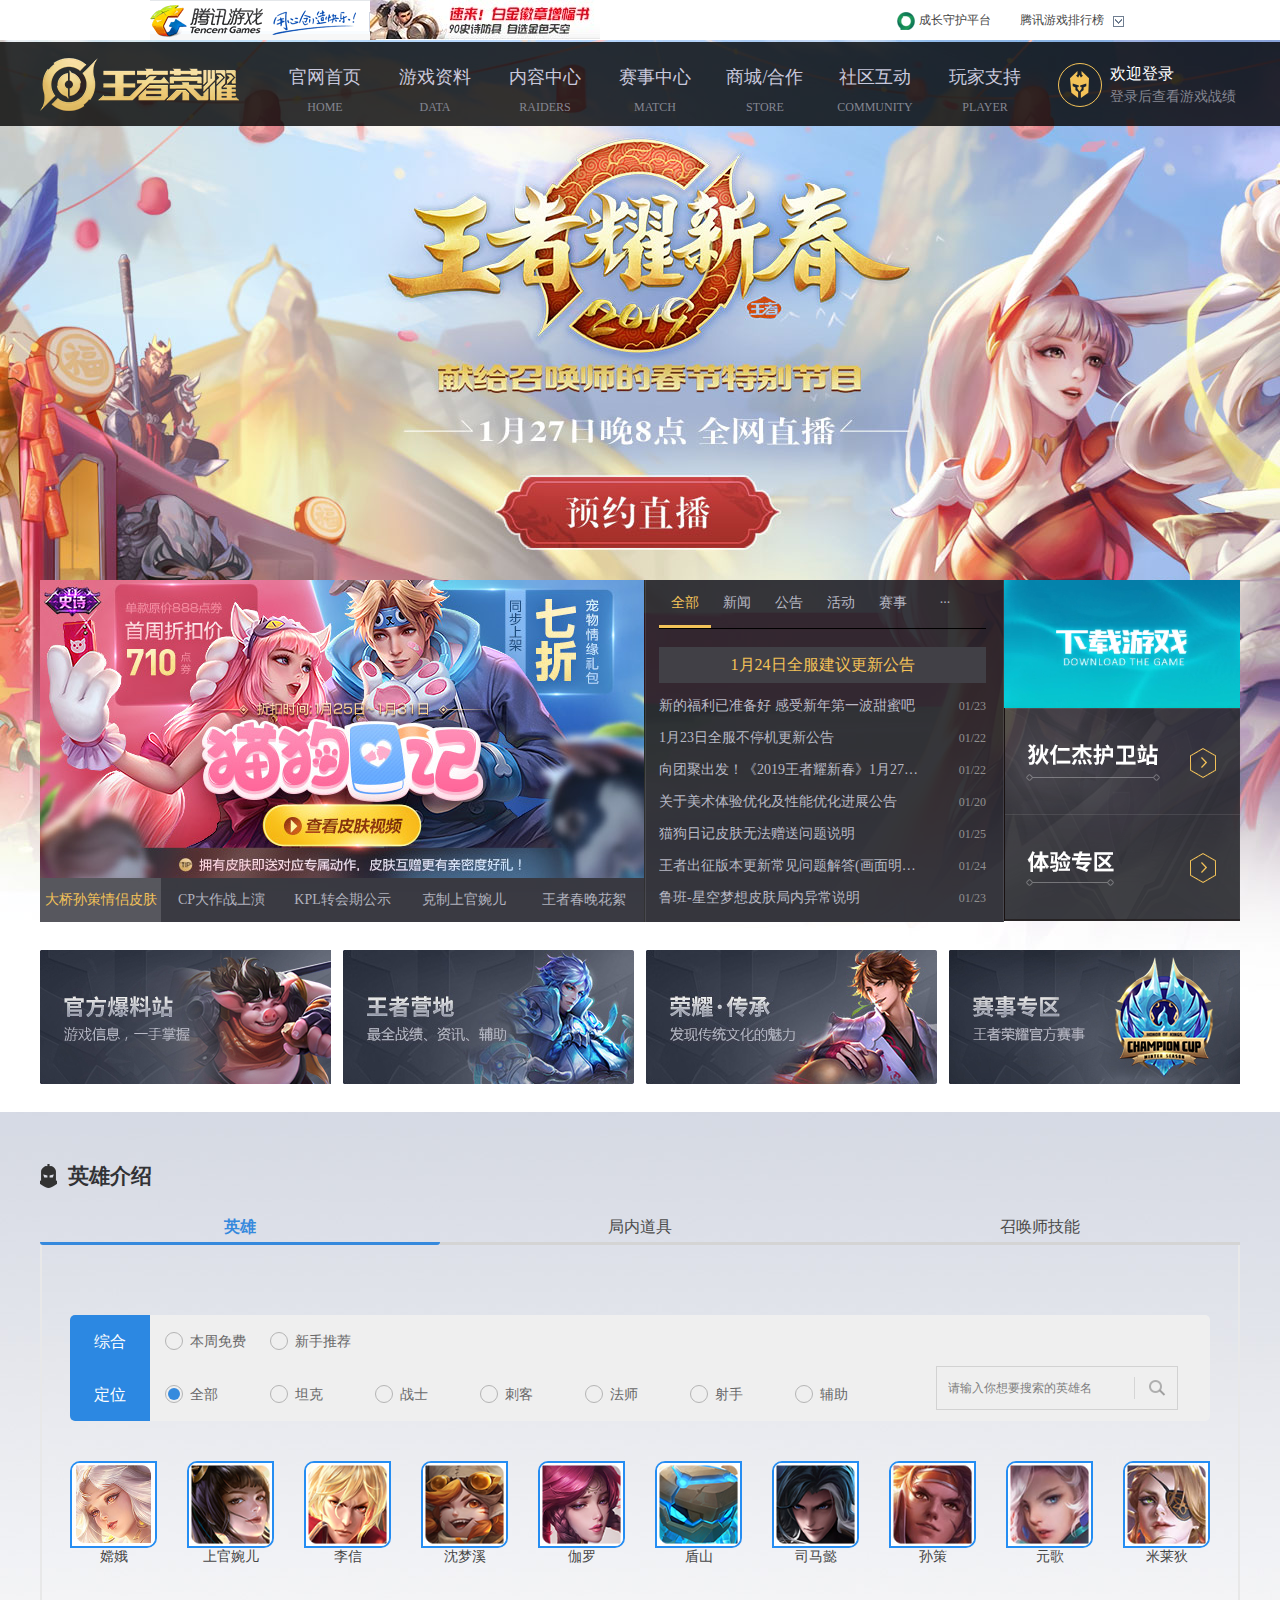
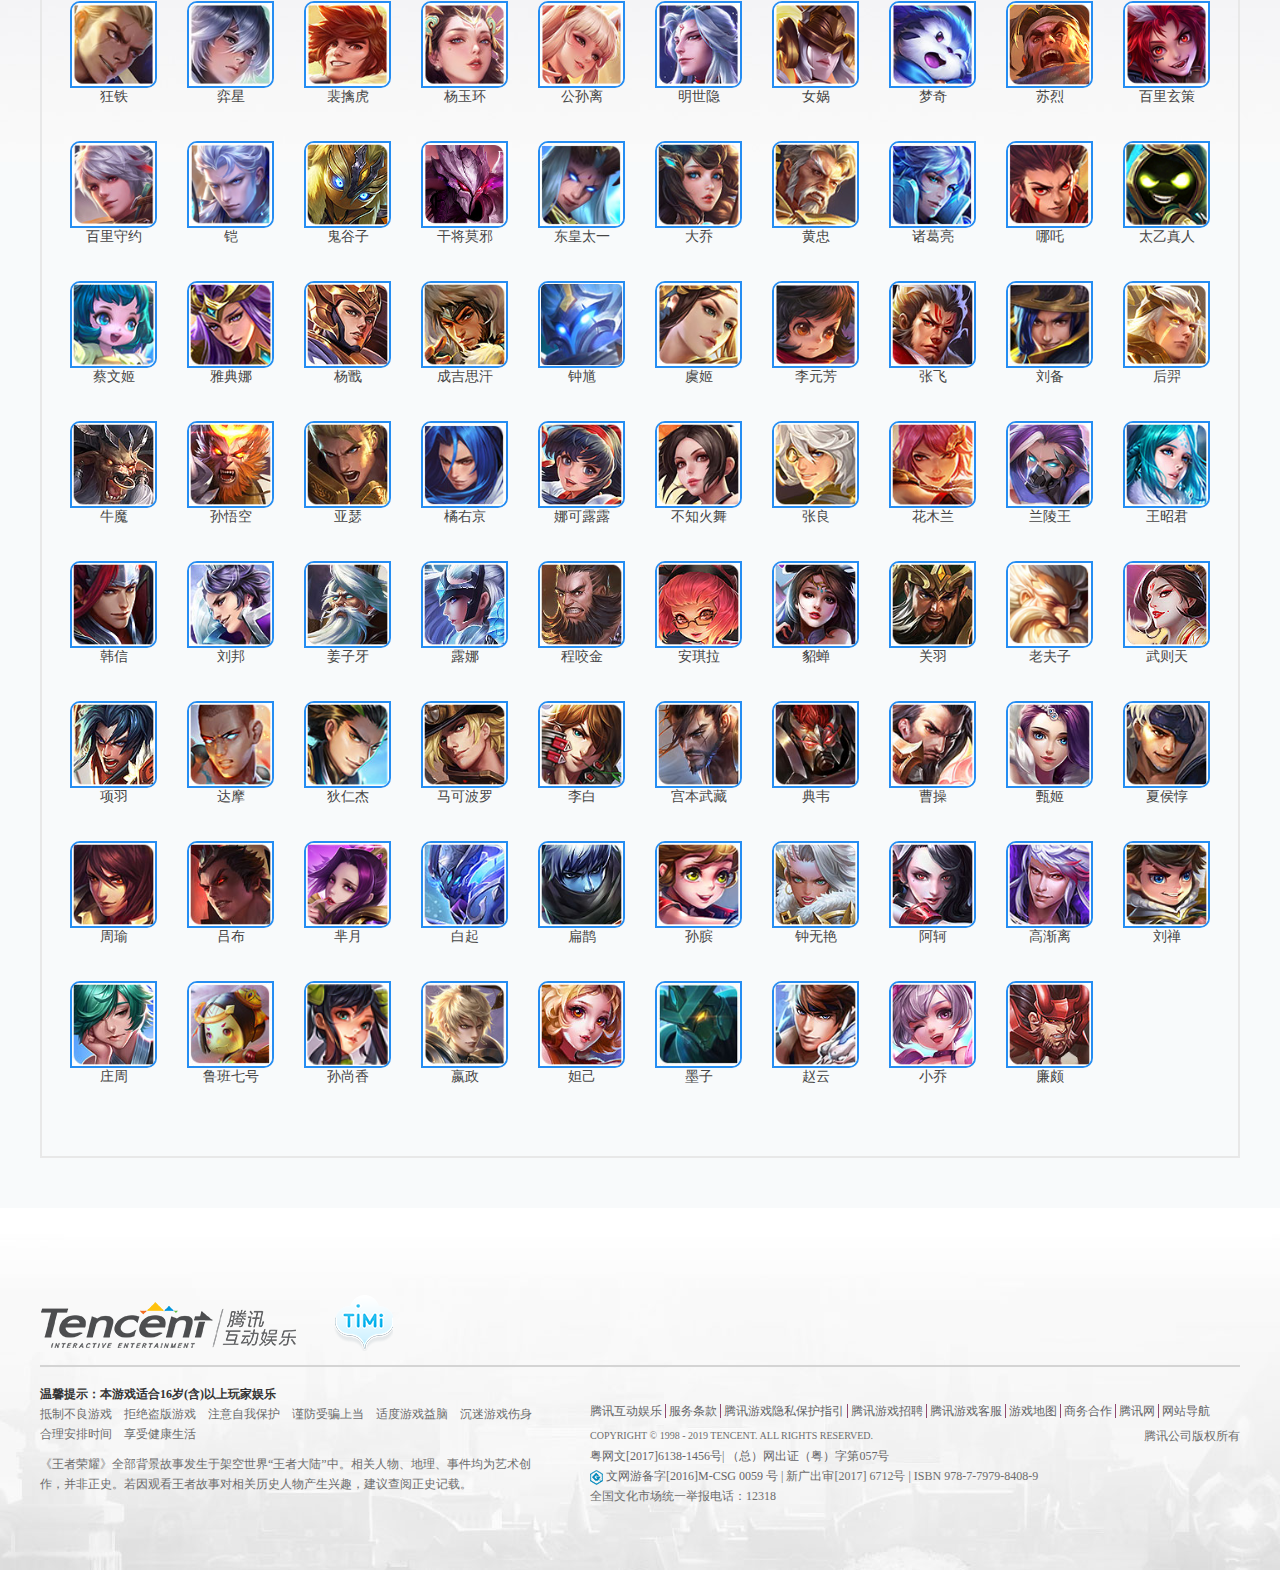
<file: honorofkings/index.html>
<!DOCTYPE html>
<html lang="en">
<head>
	<meta charset="UTF-8">
	<title>仿王者荣耀官方网站-腾讯游戏</title>
	<link rel="shortcut icon" type="image/x-icon" href="favicon.ico">
	<link rel="stylesheet" href="css/base.css">
	<link rel="stylesheet" href="css/index.css">
</head>
<body>
	<!-- top层开始 -->
	<div class="top w">
		<ul class='topLeft fl'>
			<li><a href="#"></a></li>
			<li>
				<a href="#">
					<img src="images/top1.jpg">
					<div class="dnf">
						<img src="images/top2.jpg">
					</div>
				</a>
			</li>
		</ul>
		<ul class='topRight fr'>
			<li><a href="#"><span></span>成长守护平台</a></li>
			<li>
				<a href="#">腾讯游戏排行榜
					<span></span>
					<div class="paihangbang">
						<img src="images/top3.png">
					</div>
				</a>
			</li>
		</ul>
	</div>
	<!-- top层结束 -->
	
	<!-- header层开始 -->
	<div class="header">
		<div class="w">
			<!-- logo层 -->
			<h1 class="fl"><a href="#">王者荣耀</a></h1>
			
			<!-- 主导航层 -->
			<div class="main-nav fl">
				<ul>
					<li><a href="#">官网首页<span>HOME</span></a></li>
					<li><a href="#">游戏资料<span>DATA</span></a></li>
					<li><a href="#">内容中心<span>RAIDERS</span></a></li>
					<li><a href="#">赛事中心<span>MATCH</span></a></li>
					<li><a href="#">商城/合作<span>STORE</span></a></li>
					<li><a href="#">社区互动<span>COMMUNITY</span></a></li>
					<li><a href="#">玩家支持<span>PLAYER</span></a></li>
				</ul>
			</div>
			
			<!-- 登录层 -->
			<div class="login fl">
				<div class="loginLeft fl">
					<a href="#"><img src="images/login.png" alt=""></a>
				</div>
				<div class="loginRight fl">
					<a href="#">欢迎登录</a>
					<p>登录后查看游戏战绩</p>
				</div>
			</div>
			
			<!-- 子导航栏 -->
			<div class="sub-nav">
				<ul>
					<li>&nbsp;</li>
					<li>
						<a href="#">版本介绍</a>
						<a href="#">游戏介绍</a>
						<a href="#">英雄资料</a>
						<a href="#">爆料站</a>
						<a href="#">故事站</a>
						<a href="#">游戏壁纸</a>
					</li>
					<li>
						<a href="#">攻略中心</a>
						<a href="#">英雄攻略</a>
						<a href="#">视频中心</a>
						<a href="#"><i class='icon-new'></i>王者视角</a>
						<a href="#"><i class='icon-new'></i>作者入驻</a>
						<a href="#"><i class='icon-new'></i>媒体入驻</a>
					</li>
					<li>
						<a href="#">冠军杯</a>
						<a href="#">KPL</a>
						<a href="#">高校赛</a>
						<a href="#">城市赛</a>
						<a href="#">全民赛</a>
						<a href="#"><i class='icon-new'></i>赛事数据</a>
					</li>
					<li>
						<a href="#">荣耀·传承</a>
						<a href="#"><i class='icon-new'></i>王者音乐听</a>
						<a href="#">万千世界</a>
						<a href="#">百态王者</a>
						<a href="#">WiFi特权</a>
					</li>
					<li>
						<a href="#"><i class='icon-hot'></i>王者营地</a>
						<a href="#">手Q部落</a>
						<a href="#">微信圈子</a>
						<a href="#">官方微博</a>
						<a href="#">微信公众号</a>
						<a href="#">手Q订阅号</a>
						<a href="#"><i class='icon-new'></i>同人社区</a>
						<a href="#"><i class='icon-new'></i>星光殿堂</a>
					</li>
					<li>
						<a href="#"><i class='icon-guard'></i>成长守护平台</a>
						<a href="#"><i class='icon-health'></i>健康系统</a>
						<a href="#"><i class="icon-new"></i>狄仁杰护卫站</a>
						<a href="#">客服专区</a>
						<a href="#">礼包兑换</a>
						<a href="#">自助服务</a>
					</li>
				</ul>
			</div>

		</div>
	</div>
	<!-- header层结束 -->

	<!-- wrapper层开始 -->
	<div class="wrapper">
		<!-- 主要内容层开始 -->
		<div class="main w">
			<!-- 左部分 -->
			<div class="mainLeft fl">
				<div class="banner fl">
					<img src="images/banner1.jpg">
					<ul>
						<li><a href="#" class='active'>大桥孙策情侣皮肤</a></li>
						<li><a href="#">CP大作战上演</a></li>
						<li><a href="#">KPL转会期公示</a></li>
						<li><a href="#">克制上官婉儿</a></li>
						<li><a href="#">王者春晚花絮</a></li>
					</ul>
				</div>

				<div class="news fr">
					<!-- 上部分 -->
					<div class="top">
						<ul>
							<li><a href="#" class='active'>全部</a></li>
							<li><a href="#">新闻</a></li>
							<li><a href="#">公告</a></li>
							<li><a href="#">活动</a></li>
							<li><a href="#">赛事</a></li>
						</ul>
						<a href="#" class='more'>...</a>
					</div>
					<!-- 下部分 -->
					<div class="bottom">
						<h3>1月24日全服建议更新公告</h3>
						<div class="content">
							<ul>
								<li><a href="#">新的福利已准备好 感受新年第一波甜蜜吧</a><span>01/23</span></li>
								<li><a href="#">1月23日全服不停机更新公告</a><span>01/22</span></li>
								<li><a href="#">向团聚出发！《2019王者耀新春》1月27日全网直播</a><span>01/22</span></li>
								<li><a href="#">关于美术体验优化及性能优化进展公告</a><span>01/20</span></li>
								<li><a href="#">猫狗日记皮肤无法赠送问题说明</a><span>01/25</span></li>
								<li><a href="#">王者出征版本更新常见问题解答(画面明暗度调整、更新相关指引)</a><span>01/24</span></li>
								<li><a href="#">鲁班-星空梦想皮肤局内异常说明</a><span>01/23</span></li>
							</ul>
						</div>
					</div>

				</div>
			</div>
			<!-- 右部分 -->
			<div class="mainRight fr">
				<a href="#">
					<video autoplay="autoplay" loop="loop" muted="muted">
			            <source src="images/btn-download.mp4" type="video/mp4">
			         </video>
				</a>
				<a href="#"></a>
				<a href="#"></a>
			</div>
		</div>
		<!-- 主要内容层结束 -->


		<!-- 快速入口开始 -->
		<div class="quick_entrance w clearfix">
			<a href="#"><img src="images/官方爆料.jpg"></a>
			<a href="#"><img src="images/王者营地.jpg"></a>
			<a href="#"><img src="images/荣耀传承.jpg"></a>
			<a href="#"><img src="images/赛事专区.jpg"></a>
		</div>
		<!-- 快速入口结束 -->
	</div>
	<!-- wrapper层结束 -->

	<!-- 英雄介绍层开始 -->
	<div class="herolist">
		<div class="w">
			<!-- 标题部分 -->
			<div class="herolist-title"><h2>英雄介绍</h2></div>
			<!-- 导航部分 -->
			<div class="herolist-nav clearfix">
				<ul>
					<li class='active'><a href="#">英雄</a></li>
					<li><a href="#">局内道具</a></li>
					<li><a href="#">召唤师技能</a></li>
				</ul>
			</div>
			
			<!-- 英雄主要内容部分 -->
			<div class="herolist-box">
				<!-- 英雄类型部分 -->
				<div class="herolist-types">
					<ul class="types-left">
						<li>综合</li>
						<li>定位</li>
					</ul>
					<ul class="types-name">
						<li><span><i></i></span>本周免费</li>
						<li><span><i></i></span>新手推荐</li>
					</ul>
					<ul class="types-name">
						<li class='active'><span><i></i></span>全部</li>
						<li><span><i></i></span>坦克</li>
						<li><span><i></i></span>战士</li>
						<li><span><i></i></span>刺客</li>
						<li><span><i></i></span>法师</li>
						<li><span><i></i></span>射手</li>
						<li><span><i></i></span>辅助</li>
					</ul>

					<div class="herosearch">
	                    <input type="text" value="请输入你想要搜索的英雄名">
	                    <a href="#"></a>
	                </div>
				</div>
				<!-- 英雄内容部分 -->
				<div class="herolist-content">
					<ul class="clearfix">
						<li>
							<a href="#"><img src="images/515.jpg">嫦娥</a>
						</li>
						<li>
							<a href="#"><img src="images/513.jpg">上官婉儿</a>
						</li>
						<li>
							<a href="#"><img src="images/507.jpg">李信</a>
						</li>
						<li>
							<a href="#"><img src="images/312.jpg">沈梦溪</a>
						</li>
						<li>
							<a href="#"><img src="images/508.jpg">伽罗</a>
						</li>
						<li>
							<a href="#"><img src="images/509.jpg">盾山</a>
						</li>
						<li>
							<a href="#"><img src="images/137.jpg">司马懿</a>
						</li>
						<li>
							<a href="#"><img src="images/510.jpg">孙策</a>
						</li>
						<li>
							<a href="#"><img src="images/125.jpg">元歌</a>
						</li>
						<li>
							<a href="#"><img src="images/504.jpg">米莱狄</a>
						</li>
						<li>
							<a href="#"><img src="images/503.jpg">狂铁</a>
						</li>
						<li>
							<a href="#"><img src="images/197.jpg">弈星</a>
						</li>
						<li>
							<a href="#"><img src="images/502.jpg">裴擒虎</a>
						</li>
						<li>
							<a href="#"><img src="images/176.jpg">杨玉环</a>
						</li>
						<li>
							<a href="#"><img src="images/199.jpg">公孙离</a>
						</li>
						<li>
							<a href="#"><img src="images/501.jpg">明世隐</a>
						</li>
						<li>
							<a href="#"><img src="images/179.jpg">女娲</a>
						</li>
						<li>
							<a href="#"><img src="images/198.jpg">梦奇</a>
						</li>
						<li>
							<a href="#"><img src="images/194.jpg">苏烈</a>
						</li>
						<li>
							<a href="#"><img src="images/195.jpg">百里玄策</a>
						</li>
						<li>
							<a href="#"><img src="images/196.jpg">百里守约</a>
						</li>
						<li>
							<a href="#"><img src="images/193.jpg">铠</a>
						</li>
						<li>
							<a href="#"><img src="images/189.jpg">鬼谷子</a>
						</li>
						<li>
							<a href="#"><img src="images/182.jpg">干将莫邪</a>
						</li>
						<li>
							<a href="#"><img src="images/187.jpg">东皇太一</a>
						</li>
						<li>
							<a href="#"><img src="images/191.jpg">大乔</a>
						</li>
						<li>
							<a href="#"><img src="images/192.jpg">黄忠</a>
						</li>
						<li>
							<a href="#"><img src="images/190.jpg">诸葛亮</a>
						</li>
						<li>
							<a href="#"><img src="images/180.jpg">哪吒</a>
						</li>
						<li>
							<a href="#"><img src="images/186.jpg">太乙真人</a>
						</li>
						<li>
							<a href="#"><img src="images/184.jpg">蔡文姬</a>
						</li>
						<li>
							<a href="#"><img src="images/183.jpg">雅典娜</a>
						</li>
						<li>
							<a href="#"><img src="images/178.jpg">杨戬</a>
						</li>
						<li>
							<a href="#"><img src="images/177.jpg">成吉思汗</a>
						</li>
						<li>
							<a href="#"><img src="images/175.jpg">钟馗</a>
						</li>
						<li>
							<a href="#"><img src="images/174.jpg">虞姬</a>
						</li>
						<li>
							<a href="#"><img src="images/173.jpg">李元芳</a>
						</li>
						<li>
							<a href="#"><img src="images/171.jpg">张飞</a>
						</li>
						<li>
							<a href="#"><img src="images/170.jpg">刘备</a>
						</li>
						<li>
							<a href="#"><img src="images/169.jpg">后羿</a>
						</li>
						<li>
							<a href="#"><img src="images/168.jpg">牛魔</a>
						</li>
						<li>
							<a href="#"><img src="images/167.jpg">孙悟空</a>
						</li>
						<li>
							<a href="#"><img src="images/166.jpg">亚瑟</a>
						</li>
						<li>
							<a href="#"><img src="images/163.jpg">橘右京</a>
						</li>
						<li>
							<a href="#"><img src="images/162.jpg">娜可露露</a>
						</li>
						<li>
							<a href="#"><img src="images/157.jpg">不知火舞</a>
						</li>
						<li>
							<a href="#"><img src="images/156.jpg">张良</a>
						</li>
						<li>
							<a href="#"><img src="images/154.jpg">花木兰</a>
						</li>
						<li>
							<a href="#"><img src="images/153.jpg">兰陵王</a>
						</li>
						<li>
							<a href="#"><img src="images/152.jpg">王昭君</a>
						</li>
						<li>
							<a href="#"><img src="images/150.jpg">韩信</a>
						</li>
						<li>
							<a href="#"><img src="images/149.jpg">刘邦</a>
						</li>
						<li>
							<a href="#"><img src="images/148.jpg">姜子牙</a>
						</li>
						<li>
							<a href="#"><img src="images/146.jpg">露娜</a>
						</li>
						<li>
							<a href="#"><img src="images/144.jpg">程咬金</a>
						</li>
						<li>
							<a href="#"><img src="images/142.jpg">安琪拉</a>
						</li>
						<li>
							<a href="#"><img src="images/141.jpg">貂蝉</a>
						</li>
						<li>
							<a href="#"><img src="images/140.jpg">关羽</a>
						</li>
						<li>
							<a href="#"><img src="images/139.jpg">老夫子</a>
						</li>
						<li>
							<a href="#"><img src="images/136.jpg">武则天</a>
						</li>
						<li>
							<a href="#"><img src="images/135.jpg">项羽</a>
						</li>
						<li>
							<a href="#"><img src="images/134.jpg">达摩</a>
						</li>
						<li>
							<a href="#"><img src="images/133.jpg">狄仁杰</a>
						</li>
						<li>
							<a href="#"><img src="images/132.jpg">马可波罗</a>
						</li>
						<li>
							<a href="#"><img src="images/131.jpg">李白</a>
						</li>
						<li>
							<a href="#"><img src="images/130.jpg">宫本武藏</a>
						</li>
						<li>
							<a href="#"><img src="images/129.jpg">典韦</a>
						</li>
						<li>
							<a href="#"><img src="images/128.jpg">曹操</a>
						</li>
						<li>
							<a href="#"><img src="images/127.jpg">甄姬</a>
						</li>
						<li>
							<a href="#"><img src="images/126.jpg">夏侯惇</a>
						</li>
						<li>
							<a href="#"><img src="images/124.jpg">周瑜</a>
						</li>
						<li>
							<a href="#"><img src="images/123.jpg">吕布</a>
						</li>
						<li>
							<a href="#"><img src="images/121.jpg">芈月</a>
						</li>
						<li>
							<a href="#"><img src="images/120.jpg">白起</a>
						</li>
						<li>
							<a href="#"><img src="images/119.jpg">扁鹊</a>
						</li>
						<li>
							<a href="#"><img src="images/118.jpg">孙膑</a>
						</li>
						<li>
							<a href="#"><img src="images/117.jpg">钟无艳</a>
						</li>
						<li>
							<a href="#"><img src="images/116.jpg">阿轲</a>
						</li>
						<li>
							<a href="#"><img src="images/115.jpg">高渐离</a>
						</li>
						<li>
							<a href="#"><img src="images/114.jpg">刘禅</a>
						</li>
						<li>
							<a href="#"><img src="images/113.jpg">庄周</a>
						</li>
						<li>
							<a href="#"><img src="images/112.jpg">鲁班七号</a>
						</li>
						<li>
							<a href="#"><img src="images/111.jpg">孙尚香</a>
						</li>
						<li>
							<a href="#"><img src="images/110.jpg">嬴政</a>
						</li>
						<li>
							<a href="#"><img src="images/109.jpg">妲己</a>
						</li>
						<li>
							<a href="#"><img src="images/108.jpg">墨子</a>
						</li>
						<li>
							<a href="#"><img src="images/107.jpg">赵云</a>
						</li>
						<li>
							<a href="#"><img src="images/106.jpg">小乔</a>
						</li>
						<li>
							<a href="#"><img src="images/105.jpg">廉颇</a>
						</li>
					</ul>
				</div>
			</div>
		</div>
	</div>
	<!-- 英雄介绍层结束 -->

	<!-- 底部开始 -->
	<div class="footer">
		<div class="w">
			<div class="footer_top">
				<a href="#"></a>
				<a href="#"></a>
			</div>
			<div class="footer_bottom">
				<div class="footer_bottom_left fl">
					<p>温馨提示：本游戏适合16岁(含)以上玩家娱乐</p>
					<p class='clearfix'>
						<span>抵制不良游戏</span>
						<span>拒绝盗版游戏</span>
						<span>注意自我保护</span>
						<span>谨防受骗上当</span>
						<span>适度游戏益脑</span>
						<span>沉迷游戏伤身</span>
						<span>合理安排时间</span>
						<span>享受健康生活</span>
					</p>
					<p>
						《王者荣耀》全部背景故事发生于架空世界“王者大陆”中。相关人物、地理、事件均为艺术创作，并非正史。若因观看王者故事对相关历史人物产生兴趣，建议查阅正史记载。
					</p>
				</div>
				<div class="footer_bottom_right fl">
					<ul class='clearfix'>
						<li><a href="#">腾讯互动娱乐</a></li>
						<li><a href="#">服务条款</a></li>
						<li><a href="#">腾讯游戏隐私保护指引</a></li>
						<li><a href="#">腾讯游戏招聘</a></li>
						<li><a href="#">腾讯游戏客服</a></li>
						<li><a href="#">游戏地图</a></li>
						<li><a href="#">商务合作</a></li>
						<li><a href="#">腾讯网</a></li>
						<li><a href="#">网站导航</a></li>
					</ul>

					<div class="copyright clearfix">
						<p class="fl">COPYRIGHT © 1998 - 2019 TENCENT. ALL RIGHTS RESERVED.</p>
						<span class='fr'>腾讯公司版权所有</span>
					</div>
					
					<p><a href="#">粤网文[2017]6138-1456号</a>| <a href='#'>（总）网出证（粤）字第057号</a></p>

					<p><a href="#"><img src="images/icplogo.png">文网游备字[2016]M-CSG 0059 号</a> | 新广出审[2017] 6712号 | ISBN 978-7-7979-8408-9</p>

					<p>全国文化市场统一举报电话：12318</p>

				</div>
			</div>
		</div>
	</div>
	<!-- 底部结束 -->
</body>
</html>
</file>
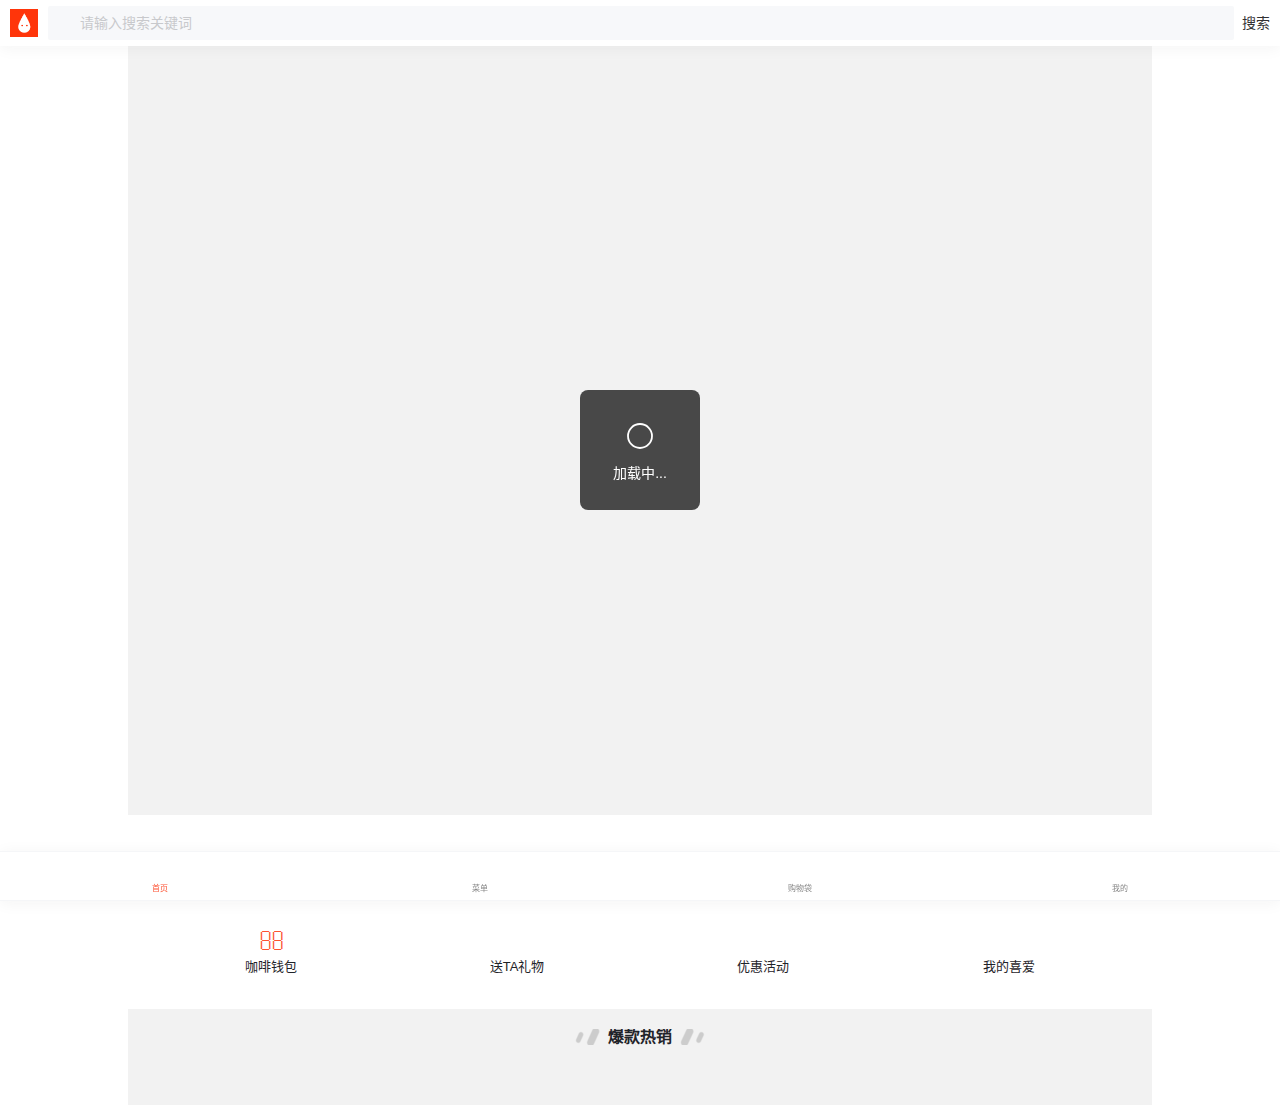
<file: meowtime/index.html>
<!DOCTYPE html><html lang="zh-CN"><head><meta charset="UTF-8"><meta http-equiv="X-UA-Compatible" content="IE=edge,chrome=1"><meta name="renderer" content="webkit"><meta name="description" content="专注于用每一杯咖啡传递-喵时光-独特的咖啡体验"><meta name="keyword" content="喵时光 | Meow time"><meta name="viewport" content="width=device-width,initial-scale=1,maximum-scale=1,user-scalable=yes,shrink-to-fit=no,viewport-fit=cover"><meta name="author" content="DCanmera"><title>喵时光</title><link rel="shortcut icon" href="favicon.ico" type="image/x-icon"><link href="css/chunk-014eb08a.3373e9f9.css" rel="prefetch"><link href="css/chunk-12c54857.8a8a5f7c.css" rel="prefetch"><link href="css/chunk-1ccd0594.822f67b3.css" rel="prefetch"><link href="css/chunk-1e53a1af.16b8e151.css" rel="prefetch"><link href="css/chunk-22fbfa51.82cc3164.css" rel="prefetch"><link href="css/chunk-24650310.6718549d.css" rel="prefetch"><link href="css/chunk-2482c735.ee5aafd7.css" rel="prefetch"><link href="css/chunk-2993c27a.068eaba3.css" rel="prefetch"><link href="css/chunk-3039a47f.95af71ea.css" rel="prefetch"><link href="css/chunk-36a0cbcc.fde7647e.css" rel="prefetch"><link href="css/chunk-37a666a9.6718549d.css" rel="prefetch"><link href="css/chunk-4f1eb563.8f8a367a.css" rel="prefetch"><link href="css/chunk-5922113b.068eaba3.css" rel="prefetch"><link href="css/chunk-5ff78862.07d426da.css" rel="prefetch"><link href="css/chunk-62f63dfd.00a78140.css" rel="prefetch"><link href="css/chunk-68d4c33a.2b7ea4b7.css" rel="prefetch"><link href="css/chunk-6aa3513e.ee5c3242.css" rel="prefetch"><link href="css/chunk-785484da.2087d8d2.css" rel="prefetch"><link href="css/chunk-8601b9ec.cbf8b370.css" rel="prefetch"><link href="css/chunk-885252c0.32512083.css" rel="prefetch"><link href="css/chunk-95d37a78.076dced5.css" rel="prefetch"><link href="css/chunk-a44d55dc.7474250f.css" rel="prefetch"><link href="css/chunk-c412a046.e7256405.css" rel="prefetch"><link href="js/chunk-014eb08a.1aaf1c0c.js" rel="prefetch"><link href="js/chunk-12c54857.be50cce9.js" rel="prefetch"><link href="js/chunk-1ccd0594.93ba8d65.js" rel="prefetch"><link href="js/chunk-1e53a1af.5be1cd55.js" rel="prefetch"><link href="js/chunk-22fbfa51.936b20a6.js" rel="prefetch"><link href="js/chunk-24650310.ef587d42.js" rel="prefetch"><link href="js/chunk-2482c735.648f4f82.js" rel="prefetch"><link href="js/chunk-2993c27a.89abfab8.js" rel="prefetch"><link href="js/chunk-2d221fb8.f4c20c36.js" rel="prefetch"><link href="js/chunk-2d226309.dabd714b.js" rel="prefetch"><link href="js/chunk-3039a47f.ffa823b4.js" rel="prefetch"><link href="js/chunk-36a0cbcc.98108c1a.js" rel="prefetch"><link href="js/chunk-37a666a9.3b0df5c6.js" rel="prefetch"><link href="js/chunk-4f1eb563.50c8b707.js" rel="prefetch"><link href="js/chunk-5922113b.bfa585c0.js" rel="prefetch"><link href="js/chunk-5ff78862.a3c0a21c.js" rel="prefetch"><link href="js/chunk-62f63dfd.f22f5734.js" rel="prefetch"><link href="js/chunk-68d4c33a.ee6340c5.js" rel="prefetch"><link href="js/chunk-6aa3513e.7860a88e.js" rel="prefetch"><link href="js/chunk-785484da.b6a284e1.js" rel="prefetch"><link href="js/chunk-8601b9ec.b9bbd9e4.js" rel="prefetch"><link href="js/chunk-885252c0.aecf9cb6.js" rel="prefetch"><link href="js/chunk-95d37a78.252b8c44.js" rel="prefetch"><link href="js/chunk-a44d55dc.60b0ea62.js" rel="prefetch"><link href="js/chunk-c412a046.104448e1.js" rel="prefetch"><link href="css/app.5f0b7b06.css" rel="preload" as="style"><link href="css/chunk-vendors.ceb3e96a.css" rel="preload" as="style"><link href="js/app.d3b705fe.js" rel="preload" as="script"><link href="js/chunk-vendors.e6b10f8b.js" rel="preload" as="script"><link href="css/chunk-vendors.ceb3e96a.css" rel="stylesheet"><link href="css/app.5f0b7b06.css" rel="stylesheet"><link rel="icon" type="image/png" sizes="32x32" href="img/icons/favicon-32x32.png"><link rel="icon" type="image/png" sizes="16x16" href="img/icons/favicon-16x16.png"><link rel="manifest" href="manifest.json"><meta name="theme-color" content="#4DBA87"><meta name="apple-mobile-web-app-capable" content="no"><meta name="apple-mobile-web-app-status-bar-style" content="default"><meta name="apple-mobile-web-app-title" content="meowtime"><link rel="apple-touch-icon" href="img/icons/apple-touch-icon-152x152.png"><link rel="mask-icon" href="img/icons/safari-pinned-tab.svg" color="#4DBA87"><meta name="msapplication-TileImage" content="img/icons/msapplication-icon-144x144.png"><meta name="msapplication-TileColor" content="#000000"></head><body><div id="app"></div><script src="js/chunk-vendors.e6b10f8b.js"></script><script src="js/app.d3b705fe.js"></script><script>console.log(`%c 出现: Failed to load resource: net:: ERR_SSL_PROTOCOL_ERRO(SSL 协议错误)或者有https字样 可参考: \nhttps://www.cnblogs.com/wqkeep/p/13748676.html`,'font-size:16px;background-color:#1A73E8;color:#fff;')</script></body></html>
</file>
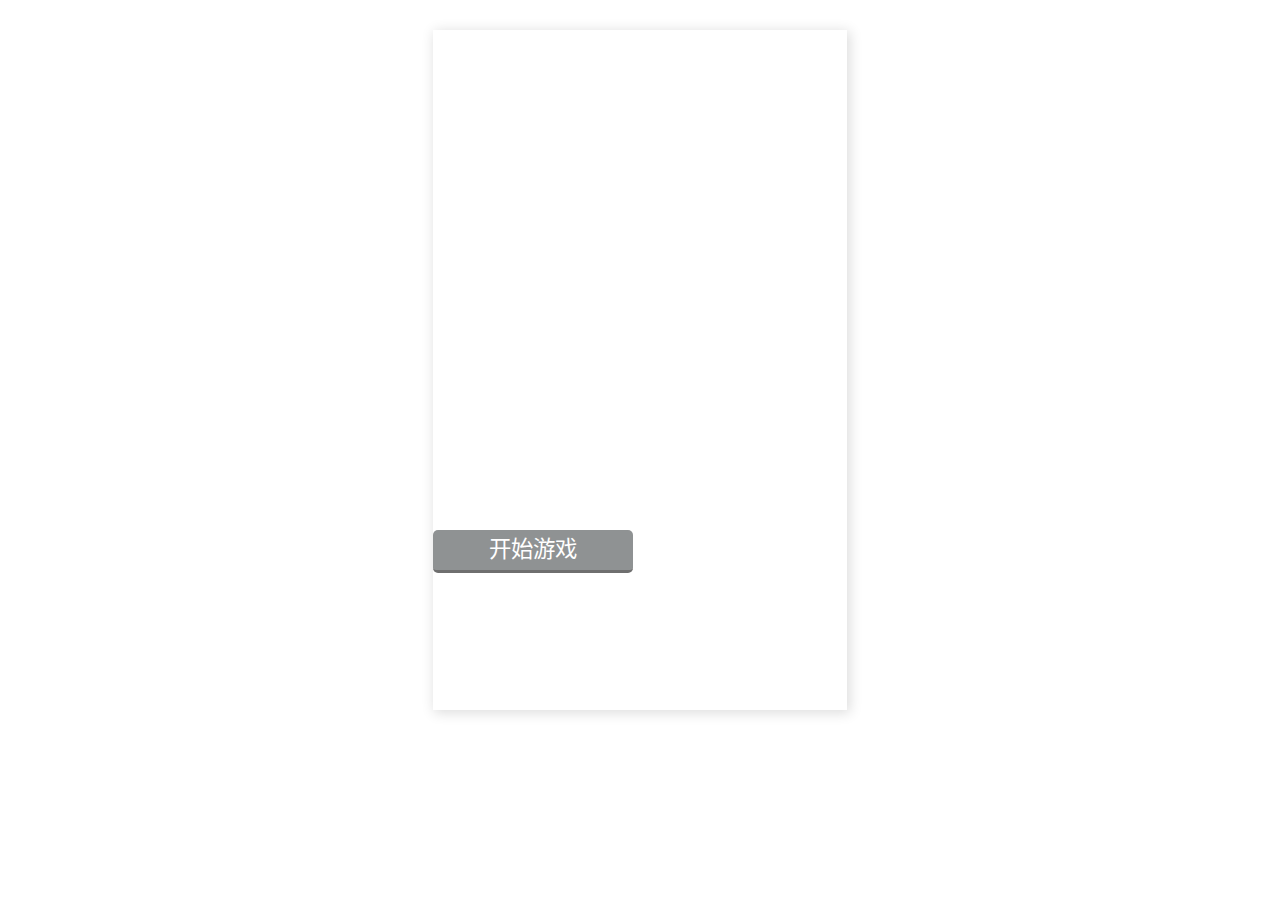
<file: planegame/index.html>
<!DOCTYPE html>
<html lang="zh-CN">

  <head>
    <meta charset="UTF-8" />
    <meta http-equiv="X-UA-Compatible"
          content="IE=edge,chrome=1" />
    <meta name="renderer"
          content="webkit" />
    <meta name="description"
          content="" />
    <meta name="keyword"
          content="" />
    <meta name="viewport"
          content="width=device-width, initial-scale=1.0, maximum-scale=1.0, user-scalable=yes shrink-to-fit=no" />
    <meta name="author"
          content="DCanmera" />
    <title>飞机大战</title>
    <link rel="shortcut icon"
          href="favicon.ico"
          type="image/x-icon">
    <link rel="stylesheet"
          href="./css/plane.css" />
  </head>

  <body>

    <div id="plane"
         class="plane">

      <view id="start"
            class="start">
        <view id="begin"
              class="begin">开始游戏</view>
      </view>

      <view id="game"
            class="game">



        <!-- 背景 -->
        <view class="bg bg1"></view>
        <view class="bg bg2"></view>

        <!-- 我方飞机 -->
        <view id="myplane"
              class="myplane">
          <img class="auto-img"
               src="./images/plane.gif" />
        </view>

        <view id="layer"
              class="layer">

          <!-- 得分 -->
          <view id="goal">
            <span>得分：0</span>
          </view>
        </view>

      </view>

    </div>

    <script src="./js/plane.js"></script>
  </body>

</html>
</file>
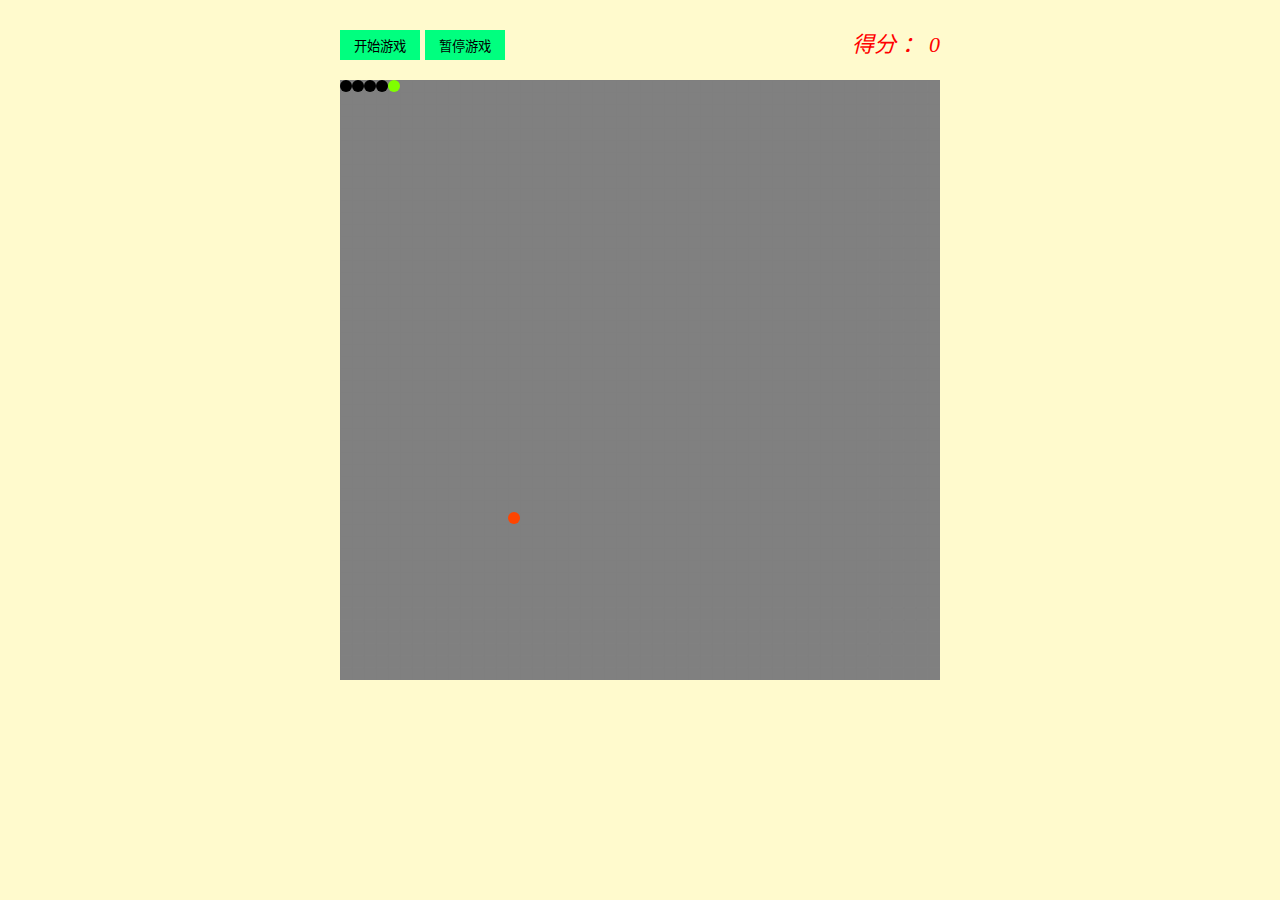
<file: snake/index.html>
<!DOCTYPE html>
<html lang="zh-CN">

  <head>
    <meta charset="UTF-8" />
    <meta http-equiv="X-UA-Compatible"
          content="IE=edge,chrome=1" />
    <meta name="renderer"
          content="webkit" />
    <meta name="description"
          content="" />
    <meta name="keyword"
          content="" />
    <meta name="viewport"
          content="width=device-width, initial-scale=1.0, maximum-scale=1.0, user-scalable=yes, shrink-to-fit=no, viewport-fit=cover" />
    <meta name="author"
          content="DCanmera" />
    <title>面向对象贪吃蛇</title>
    <link rel="stylesheet"
          href="./css/index.css" />
  </head>

  <body>
    <div class="game">
      <div class="header w">
        <button>开始游戏</button>
        <button>暂停游戏</button>
        <i class="fr">得分 ： <span id="score">0</span></i>
      </div>
      <canvas id="canvas">当前浏览器不支持canvas标签</canvas>
    </div>

    <script src="./js/index.js"></script>
  </body>

</html>
</file>
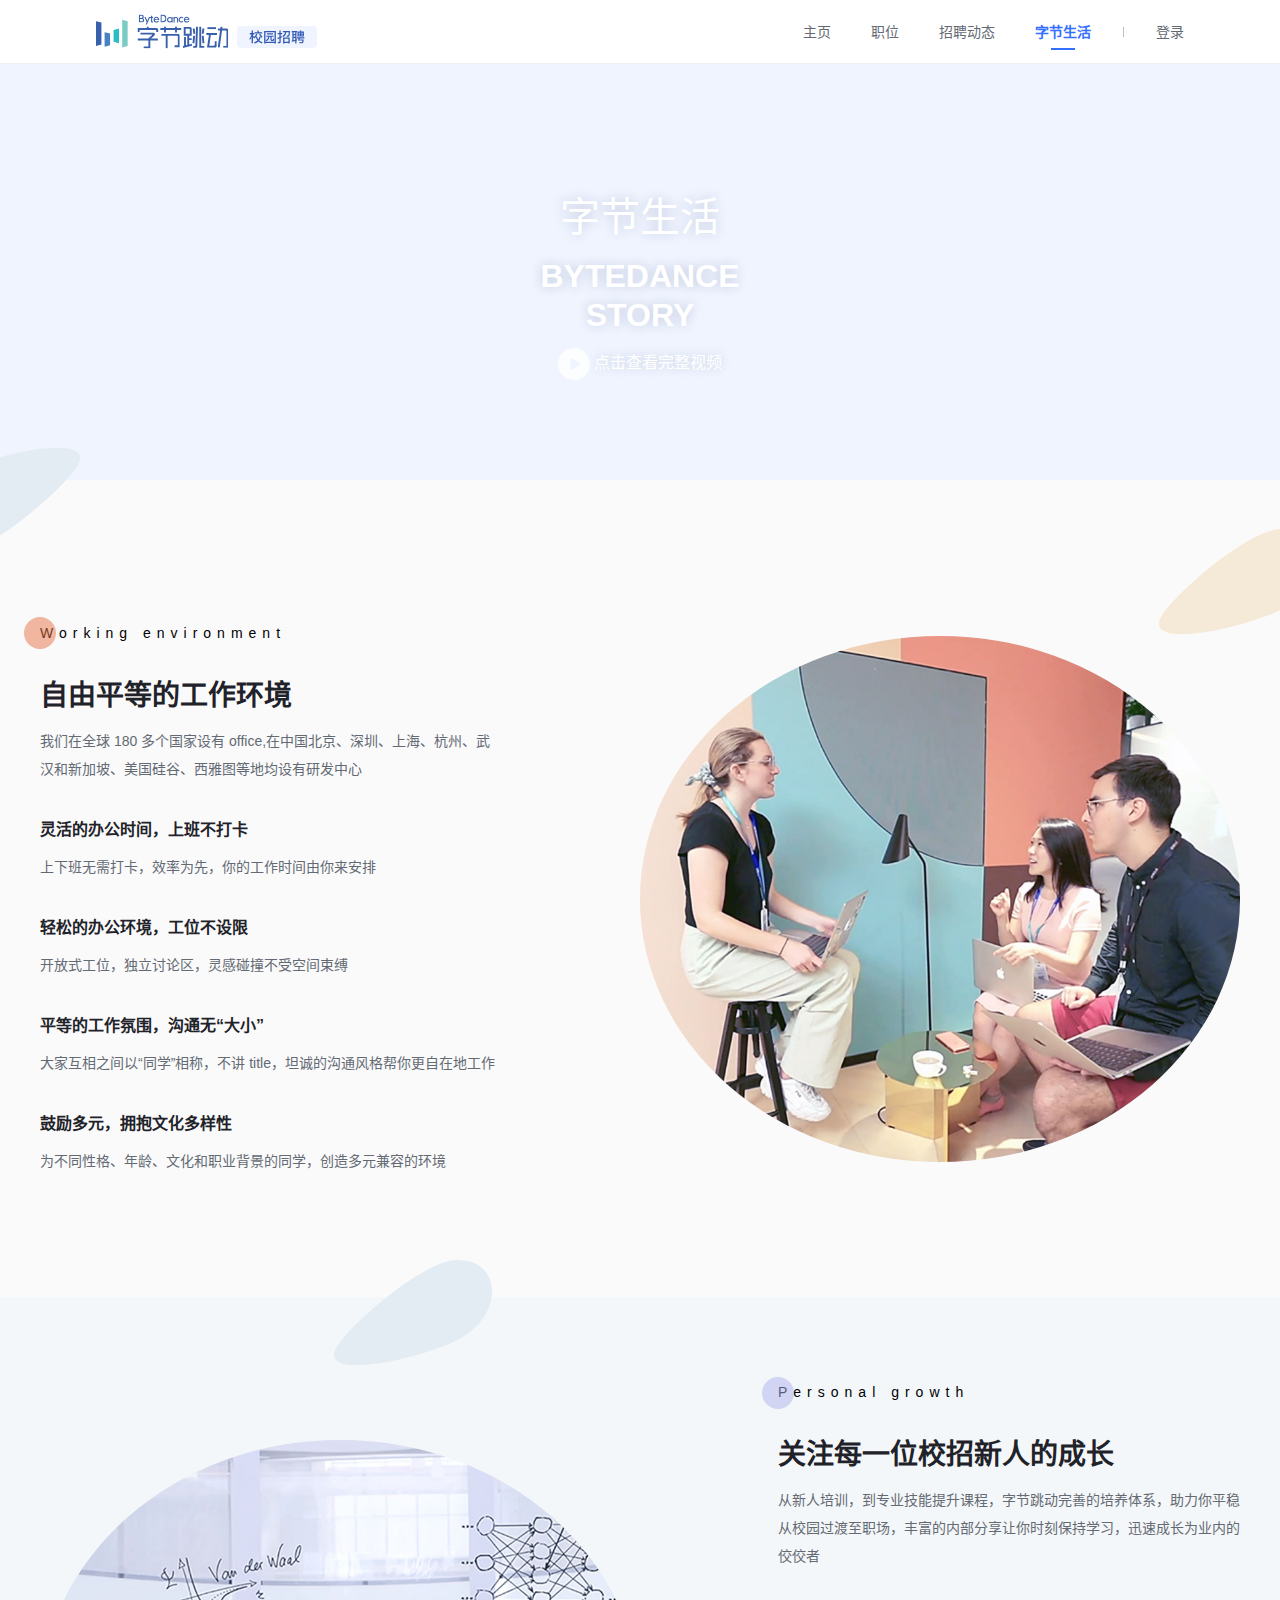
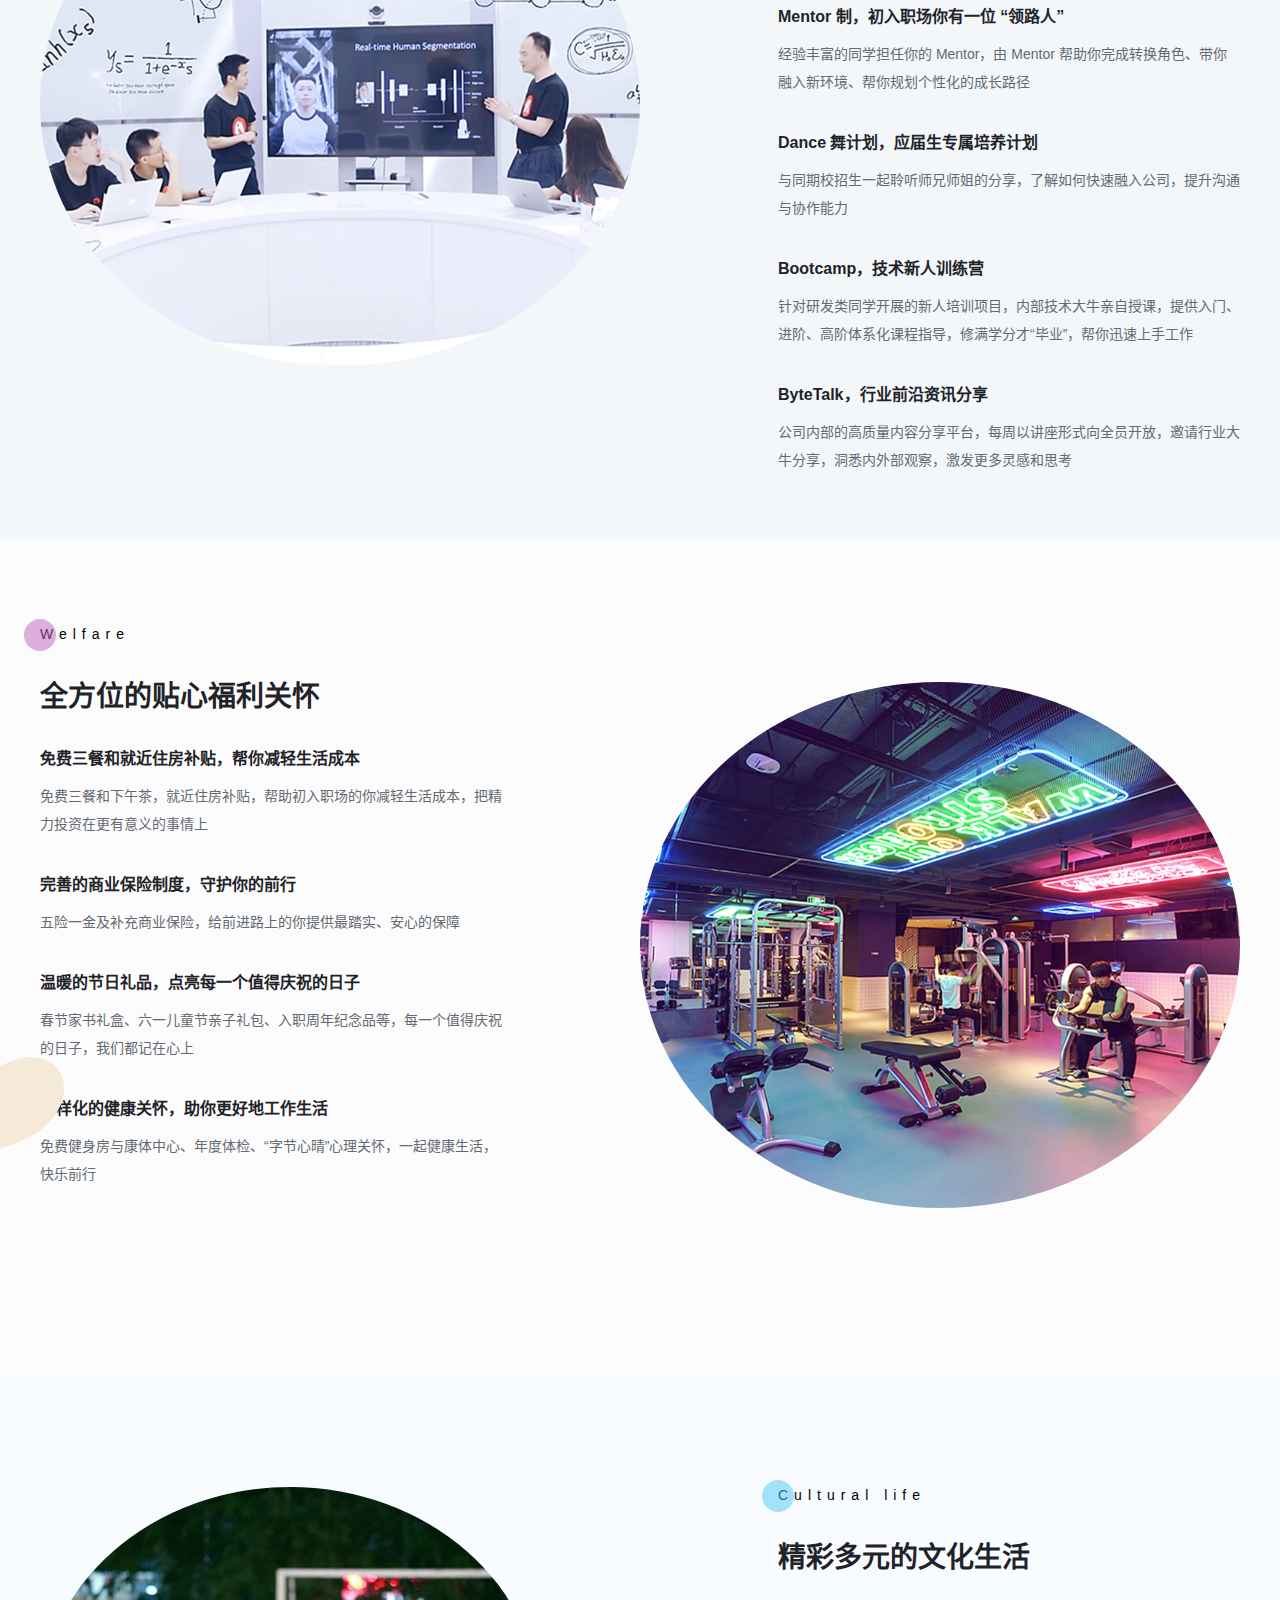
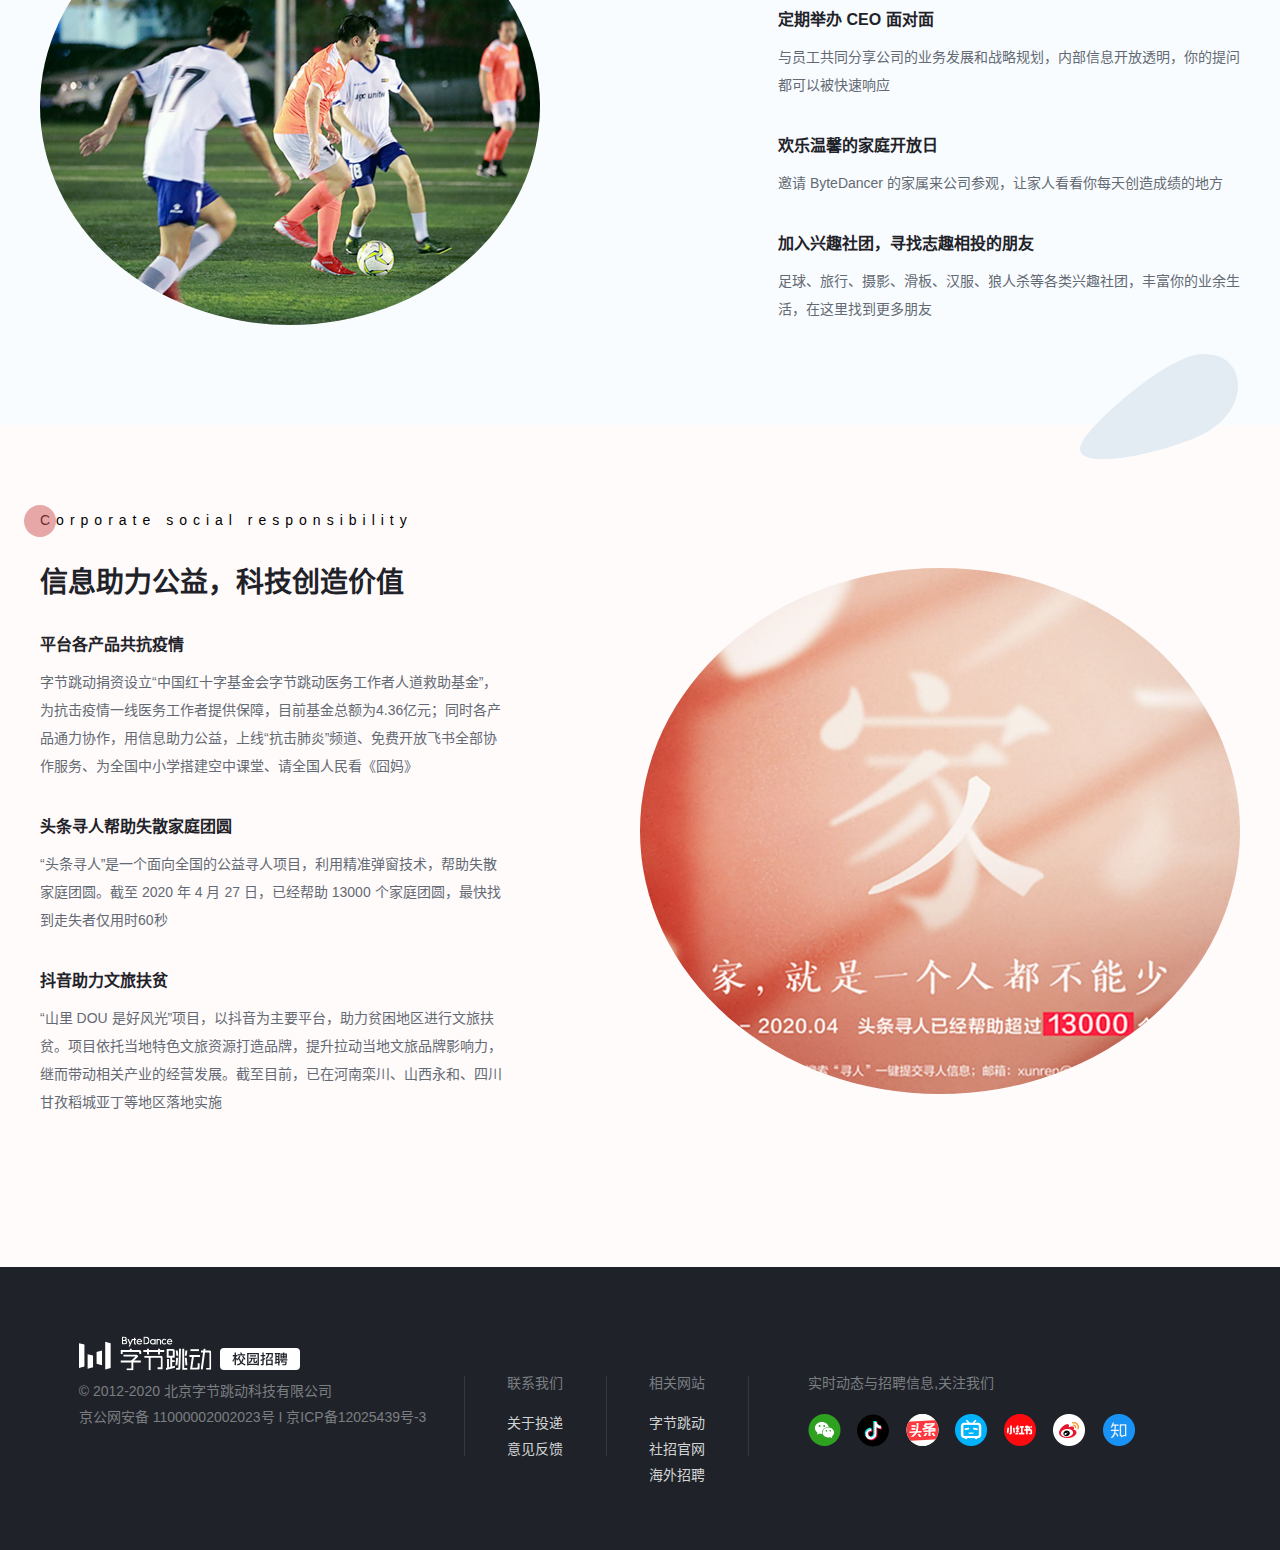
<file: bytedance/pages/byteLife.html>
<!DOCTYPE html>
<html lang="zh-CN">

  <head>
    <meta charset="UTF-8" />
    <meta http-equiv="X-UA-Compatible"
          content="IE=edge,chrome=1" />
    <meta name="renderer"
          content="webkit" />
    <meta name="description"
          content="" />
    <meta name="keyword"
          content="" />
    <meta name="viewport"
          content="width=device-width, initial-scale=1.0, maximum-scale=1.0, user-scalable=yes, shrink-to-fit=no" />
    <meta name="author"
          content="DCanmera" />
    <title>字节跳动校园招聘</title>
    <link rel="shortcut icon"
          href="../favicon.ico"
          type="image/x-icon" />
    <link rel="stylesheet"
          href="../css/reset.css" />
    <link rel="stylesheet"
          href="../libs/bootstrap/bootstrap.min.css" />
    <link rel="stylesheet"
          href="../css/common.css" />
    <link rel="stylesheet"
          href="../css/byteLife.css" />
    <script src="../libs/jquery/jquery.min.js"></script>
    <script src="../libs/bootstrap/popper.min.js"></script>
    <script src="../libs/bootstrap/bootstrap.min.js"></script>
    <script src="../js/common.js"></script>
    <script src="../js/byteLift.js"></script>
  </head>

  <body>
    <div class="wrapper">
      <!-- 头部栏start -->
      <div class="header">
        <div class="logo">
          <h1>
            <a href="../index.html"
               class="show">
              <svg width="221"
                   height="35"
                   fill="none">
                <mask id="logo-color_svg__a"
                      maskUnits="userSpaceOnUse"
                      x="42"
                      y="0"
                      width="7"
                      height="9">
                  <path fill-rule="evenodd"
                        clip-rule="evenodd"
                        d="M42.856.625h5.404v7.767h-5.404V.625z"
                        fill="#fff">
                  </path>
                </mask>
                <g mask="url(#logo-color_svg__a)">
                  <path fill-rule="evenodd"
                        clip-rule="evenodd"
                        d="M44.033 4.952h1.434c.53 0 .934.102 1.199.302.26.197.387.481.387.868 0 .394-.13.681-.398.88-.274.202-.686.304-1.227.304h-1.395V4.952zm2.19-1.358c-.227.194-.558.291-.983.291h-1.207V1.671h1.139c.468 0 .821.095 1.05.283.227.186.337.456.337.829 0 .354-.11.62-.335.811zm.723.623c.22-.152.396-.337.527-.55a1.68 1.68 0 0 0 .25-.893c0-.387-.09-.74-.268-1.048a2.131 2.131 0 0 0-.777-.769 2.212 2.212 0 0 0-.752-.256A7.418 7.418 0 0 0 44.73.624h-1.875v7.768h2.848c.72 0 1.333-.214 1.818-.636.49-.425.738-.958.738-1.581 0-.5-.13-.927-.385-1.27-.22-.296-.533-.527-.929-.688z"
                        fill="#3960AC">
                  </path>
                </g>
                <path fill-rule="evenodd"
                      clip-rule="evenodd"
                      d="M56.173 1.727h-1.12v1.268h-2.121l-1.384 3.351a6.43 6.43 0 0 0-.132.371c-.037.115-.08.246-.13.392a17.982 17.982 0 0 0-.12-.406 3.25 3.25 0 0 0-.12-.356L49.68 2.995h-1.243l2.213 5.3-.956 2.255h1.145l2.892-6.585h1.321v3.25c0 .462.11.8.326 1.003.215.202.57.305 1.059.305h.615V7.45h-.581c-.109 0-.186-.024-.23-.073-.046-.052-.07-.144-.07-.274V3.965h.881v-.97h-.88V1.727zM59.228 4.268a1.67 1.67 0 0 1 1.115-.395c.425 0 .792.13 1.087.387.27.234.441.537.511.903H58.71c.065-.357.24-.657.518-.895zm1.125-1.403c-.82 0-1.496.267-2.006.794-.509.526-.767 1.223-.767 2.071 0 .359.062.707.184 1.034.124.328.303.621.533.871.264.283.583.504.949.658.365.153.764.23 1.184.23.509 0 .972-.096 1.38-.285a3.374 3.374 0 0 0 1.123-.881L63 7.28l-.815-.654-.061.07c-.232.267-.49.47-.768.606a2.02 2.02 0 0 1-.895.203c-.497 0-.913-.142-1.236-.421a1.47 1.47 0 0 1-.516-.99h4.467v-.166c0-.911-.262-1.657-.779-2.216-.518-.563-1.206-.847-2.043-.847z"
                      fill="#3960AC">
                </path>
                <mask id="logo-color_svg__b"
                      maskUnits="userSpaceOnUse"
                      x="64"
                      y="0"
                      width="7"
                      height="9">
                  <path fill-rule="evenodd"
                        clip-rule="evenodd"
                        d="M64.41.625h6.113v7.767H64.41V.625z"
                        fill="#fff">
                  </path>
                </mask>
                <g mask="url(#logo-color_svg__b)">
                  <path fill-rule="evenodd"
                        clip-rule="evenodd"
                        d="M66.225 7.306h-.627V1.715h.627c1.029 0 1.812.236 2.328.702.513.465.773 1.17.773 2.094 0 .922-.26 1.625-.773 2.09-.516.468-1.3.705-2.328.705zm3.154-5.692c-.755-.657-1.866-.99-3.303-.99H64.41v7.768h1.666c1.437 0 2.548-.332 3.303-.99.76-.659 1.144-1.632 1.144-2.891 0-1.262-.385-2.238-1.144-2.897z"
                        fill="#3960AC">
                  </path>
                </g>
                <path fill-rule="evenodd"
                      clip-rule="evenodd"
                      d="M75.1 4.402c.32.333.48.765.48 1.284 0 .523-.16.956-.48 1.288-.318.33-.73.497-1.227.497-.496 0-.908-.167-1.226-.495-.32-.33-.48-.763-.48-1.29 0-.522.161-.956.48-1.286.318-.331.73-.498 1.226-.498s.909.168 1.227.5zm.5-.725a2.444 2.444 0 0 0-.71-.529 2.577 2.577 0 0 0-1.142-.254c-.817 0-1.485.258-1.984.77-.499.51-.751 1.187-.751 2.013 0 .38.064.74.19 1.066.127.327.318.624.568.884a2.735 2.735 0 0 0 1.977.833c.42 0 .797-.08 1.124-.24.248-.12.468-.288.66-.5v.673h1.115V2.995H75.6v.682zM80.074 2.894c-.304 0-.592.06-.856.18-.201.091-.398.22-.586.386v-.465h-1.104v5.397h1.104V5.41c0-.511.109-.898.323-1.148.21-.245.533-.37.96-.37.373 0 .638.112.81.34.174.235.262.619.262 1.14v3.02h1.115V5.28c0-.733-.182-1.32-.541-1.742-.363-.428-.863-.644-1.487-.644zM86.566 6.967c-.14.177-.308.312-.504.402-.197.09-.428.136-.687.136-.482 0-.862-.164-1.163-.5-.3-.335-.452-.775-.452-1.309 0-.534.154-.977.456-1.316.305-.342.684-.507 1.159-.507.243 0 .463.04.651.12.188.08.357.206.504.374l.074.084.722-.834-.07-.064a2.583 2.583 0 0 0-.848-.518 2.996 2.996 0 0 0-1.033-.17c-.397 0-.768.066-1.1.197-.335.133-.632.33-.88.586a2.7 2.7 0 0 0-.6.924 3.077 3.077 0 0 0-.203 1.124c0 .4.068.778.203 1.122.135.345.336.655.599.92.247.254.543.45.88.584.336.134.707.201 1.101.201.384 0 .736-.06 1.044-.178.309-.119.606-.309.885-.564l.07-.064-.735-.844-.073.094zM89.474 4.268a1.67 1.67 0 0 1 1.115-.395c.426 0 .792.13 1.088.387.27.234.44.537.51.903h-3.231c.066-.357.24-.657.518-.895zm3.946 1.66c0-.911-.261-1.657-.778-2.216-.518-.563-1.205-.847-2.043-.847-.821 0-1.496.267-2.006.794-.51.526-.767 1.223-.767 2.071 0 .359.062.707.184 1.034.124.328.303.621.534.871.263.284.581.504.948.658.365.153.765.23 1.185.23.508 0 .972-.096 1.379-.285a3.38 3.38 0 0 0 1.123-.881l.066-.077-.814-.654-.061.07c-.233.267-.492.47-.77.606a2.015 2.015 0 0 1-.894.203c-.497 0-.912-.142-1.236-.421-.3-.26-.47-.584-.516-.99h4.466v-.166zM0 7.212v24.726h.002l5.427-1.394V8.606L0 7.212z"
                      fill="#3960AC">
                </path>
                <path fill-rule="evenodd"
                      clip-rule="evenodd"
                      d="M31.645 31.992l-5.429 1.394V5.764l5.429 1.394v24.834z"
                      fill="#79CBC6">
                </path>
                <path fill-rule="evenodd"
                      clip-rule="evenodd"
                      d="M8.608 32.689l5.428-1.394V19.521l-5.428-1.394V32.69z"
                      fill="#4882C2">
                </path>
                <path fill-rule="evenodd"
                      clip-rule="evenodd"
                      d="M17.585 15.972l5.43-1.394v14.561l-5.43-1.394V15.971z"
                      fill="#2CBDC3">
                </path>
                <mask id="logo-color_svg__c"
                      maskUnits="userSpaceOnUse"
                      x="41"
                      y="12"
                      width="92"
                      height="23">
                  <path fill-rule="evenodd"
                        clip-rule="evenodd"
                        d="M41.184 12.031h91.186v22.464H41.184V12.031z"
                        fill="#fff">
                  </path>
                </mask>
                <g mask="url(#logo-color_svg__c)">
                  <path fill-rule="evenodd"
                        clip-rule="evenodd"
                        d="M111.423 15.09h8.545v-1.9h-8.545v1.9z"
                        fill="#3960AC">
                  </path>
                  <mask id="logo-color_svg__d"
                        maskUnits="userSpaceOnUse"
                        x="121"
                        y="12"
                        width="12"
                        height="22">
                    <path fill-rule="evenodd"
                          clip-rule="evenodd"
                          d="M121.689 12.624h10.68v21.154h-10.68V12.624z"
                          fill="#fff">
                    </path>
                  </mask>
                  <g mask="url(#logo-color_svg__d)">
                    <path fill-rule="evenodd"
                          clip-rule="evenodd"
                          d="M130.636 14.508h-4.366l.294-1.884h-1.918l-.301 1.884h-2.387v1.9h2.118l-2.387 17.145h1.998l2.322-17.145h3.86a.6.6 0 0 1 .6.6v14.87h-3.249v1.9h5.149V16.243c0-.957-.777-1.735-1.733-1.735z"
                          fill="#3960AC">
                    </path>
                  </g>
                  <path fill-rule="evenodd"
                        clip-rule="evenodd"
                        d="M110.389 21h2.512l-1.87 12.552h7.977c.892 0 1.615-.723 1.615-1.615V27.21h-1.9v3.664c0 .43-.349.778-.779.778h-4.643L114.825 21h6.177v-1.9h-10.613V21zM99.274 19.741l-.605-5.235h-1.902l.605 5.235h1.902zM99.097 21.778h-1.902l-.678 7.395h1.9l.68-7.395zM108.308 14.506h-1.902l-.605 5.235h1.902l.605-5.235zM105.805 21.778l.682 7.395h1.9l-.681-7.395h-1.901z"
                        fill="#3960AC">
                  </path>
                  <path fill-rule="evenodd"
                        clip-rule="evenodd"
                        d="M105.199 12.733H103.3v21.126h4.988v-1.9h-3.089V12.733zM99.424 31.31a.65.65 0 0 1-.65.649H97.13v1.9h2.46c.956 0 1.733-.778 1.733-1.729l.644-19.397h-1.9l-.643 18.576zM93.817 15.318v4.46h-4.18v-4.942h3.698c.266 0 .482.216.482.482zm-.642 10.743h2.542v-1.9h-2.542v-2.484h2.542v-7.03c0-.943-.769-1.71-1.711-1.71h-6.269v8.74h3.539v9.253l-1.33.346V23.08h-1.899v8.692l-1.061.276v1.964l8.91-2.321v-1.964l-2.72.709v-4.374z"
                        fill="#3960AC">
                  </path>
                  <mask id="logo-color_svg__e"
                        maskUnits="userSpaceOnUse"
                        x="65"
                        y="19"
                        width="19"
                        height="16">
                    <path fill-rule="evenodd"
                          clip-rule="evenodd"
                          d="M65.21 19.79h18.54v14.705H65.21V19.79z"
                          fill="#fff">
                    </path>
                  </mask>
                  <g mask="url(#logo-color_svg__e)">
                    <path fill-rule="evenodd"
                          clip-rule="evenodd"
                          d="M82.015 19.79H65.21v1.9h4.506v12.805h1.9V21.69h9.662c.316 0 .573.257.573.572v9.08H78.6v1.9h5.15V21.525c0-.957-.778-1.735-1.735-1.735z"
                          fill="#3960AC">
                    </path>
                  </g>
                  <path fill-rule="evenodd"
                        clip-rule="evenodd"
                        d="M80.941 12.733h-1.9v1.356h-9.122v-1.356h-1.9v1.356h-3.706v1.9h3.706v2.546h1.9v-2.546h9.122v2.546h1.9v-2.546h4.25v-1.9h-4.25v-1.356zM60.473 14.089h-7.755v-1.356h-1.9v1.356h-9.11v3.927h1.899v-2.027h16.198c.277 0 .502.225.502.502v1.525h1.9v-2.192c0-.957-.778-1.735-1.734-1.735zM58.536 21.3c.442-.419.584-1.09.353-1.67-.247-.619-.839-.973-1.627-.973h-12.77v1.9h11.442c.122 0 .18.064.208.119a.363.363 0 0 1-.03.347l-3.893 3.588H41.708v1.9h10.696v5.875h-4.722v1.9h6.621V26.51h7.526v-1.9h-6.837a551.84 551.84 0 0 0 3.544-3.31z"
                        fill="#3960AC">
                  </path>
                </g>
                <g clip-path="url(#logo-color_svg__clip0)">
                  <path fill-rule="evenodd"
                        clip-rule="evenodd"
                        d="M141 16a4 4 0 0 1 4-4h72a4 4 0 0 1 4 4v14a4 4 0 0 1-4 4h-72a4 4 0 0 1-4-4V16z"
                        fill="#F0F4FF">
                  </path>
                  <path d="M153.812 19.124v1.274h1.736a11.972 11.972 0 0 1-2.114 4.27l.56 1.442a16.563 16.563 0 0 0 1.61-3.318v6.58h1.33v-6.734c.336.56.714 1.274 1.148 2.114l.7-1.008.294.21c.252-.308.518-.63.77-.966a7.43 7.43 0 0 0 1.61 3.458c-.882.882-2.044 1.512-3.5 1.89l.77 1.19c1.484-.42 2.716-1.12 3.696-2.1.896.784 2.044 1.456 3.444 2.016l.686-1.19c-1.33-.504-2.436-1.12-3.304-1.848.672-1.008 1.148-2.254 1.414-3.71l-1.26-.252c-.21 1.148-.588 2.156-1.134 2.996a5.938 5.938 0 0 1-1.302-2.898l-1.022.308c.518-.742.994-1.568 1.414-2.464l-1.106-.546a13.299 13.299 0 0 1-2.016 3.122 55.542 55.542 0 0 0-1.302-1.526v-1.036h1.344v-1.274h-1.344v-2.576h-1.33v2.576h-1.792zm4.746-.91v1.288h7.616v-1.288h-3.038a19.532 19.532 0 0 0-.742-1.82l-1.344.224c.28.49.532 1.022.756 1.596h-3.248zm5.558 1.554l-1.036.644c.98 1.26 1.764 2.408 2.338 3.444l1.106-.756c-.56-.952-1.372-2.072-2.408-3.332zm15.75-2.716h-11.732v12.39h1.33v-.504h9.072v.504h1.33v-12.39zm-10.402 10.71v-9.506h9.072v9.506h-9.072zm1.554-8.484v1.176h5.978v-1.176h-5.978zm-.798 2.394v1.176h1.96c-.112.784-.322 1.4-.63 1.876-.392.588-1.008 1.05-1.82 1.372l.616 1.064c.994-.42 1.736-1.008 2.212-1.736.406-.616.672-1.484.812-2.576h1.064v2.87c0 .35.098.644.322.882.196.224.476.336.868.336h1.022c.504-.014.854-.098 1.05-.266.196-.196.35-.812.476-1.876l-1.092-.364c-.056.798-.14 1.232-.28 1.302a.639.639 0 0 1-.406.126h-.378c-.252 0-.364-.14-.364-.42v-2.59h2.128v-1.176h-7.56zm23.492 1.736h-6.65v6.006h1.316v-.49h4.018v.49h1.316v-6.006zm-5.334 4.242v-2.954h4.018v2.954h-4.018zm-5.068 1.638c.924 0 1.386-.462 1.386-1.386v-3.92c.448-.224.91-.448 1.358-.7v-1.344c-.448.252-.896.476-1.358.7v-2.38h1.54v-1.274h-1.54v-2.45h-1.316v2.45h-1.68v1.274h1.68v2.926c-.644.238-1.302.434-1.96.588l.364 1.386a74.043 74.043 0 0 0 1.596-.602v3.01c0 .336-.182.504-.532.504a9.95 9.95 0 0 1-1.092-.07l.294 1.288h1.26zm5.698-11.032c-.182.854-.434 1.554-.77 2.1-.42.616-1.036 1.176-1.862 1.68l.812 1.05c.98-.644 1.708-1.358 2.198-2.142.378-.672.686-1.568.924-2.688h2.352c-.028 1.484-.112 2.394-.224 2.744-.14.364-.448.546-.924.574-.28-.028-.644-.056-1.092-.084l.322 1.162c.406.042.756.07 1.064.07.77 0 1.316-.266 1.652-.798.308-.546.476-2.184.49-4.928h-7.126v1.26h2.184zm12.446-.644v5.012h6.454v-5.012h-2.618v-1.008h-1.218v1.008h-2.618zm5.25 3.948h-1.414v-.91h1.414v.91zm-2.632 0h-1.442v-.91h1.442v.91zm-1.442-1.918v-.952h1.442v.952h-1.442zm2.66-.952h1.414v.952h-1.414v-.952zm-4.48 4.634v1.162h1.834l-.77 2.044h4.508c-.07.728-.168 1.19-.294 1.4-.154.182-.532.28-1.12.28-.504 0-1.078-.042-1.722-.112l.42 1.134c.462.056.98.098 1.568.098.91 0 1.526-.182 1.848-.518.308-.364.518-1.484.616-3.388h-4.186l.42-.938h4.48v-1.162h-7.602zm-5.054-6.328v1.232h.616v8.218l-.798.126.308 1.274a52.682 52.682 0 0 0 3.332-.826v2.422h1.232v-2.8c.182-.056.364-.126.56-.182v-1.288a6.58 6.58 0 0 1-.56.196v-7.14h.658v-1.232h-5.348zm1.834 9.198v-2.142h1.624v1.722c-.532.154-1.064.294-1.624.42zm0-3.346v-1.694h1.624v1.694h-1.624zm0-2.898v-1.722h1.624v1.722h-1.624z"
                        fill="#325AB4">
                  </path>
                </g>
                <defs>
                  <clipPath id="logo-color_svg__clip0">
                    <path fill="#fff"
                          d="M141 12h80v22h-80z">
                    </path>
                  </clipPath>
                </defs>
              </svg>
            </a>
          </h1>
        </div>

        <div class="nav">
          <ul>
            <li><a href="../index.html">主页</a></li>
            <li><a href="../pages/job.html">职位</a></li>
            <li><a href="../pages/recruitmentNews.html">招聘动态</a></li>
            <li class="nav-active">
              <a href="../pages/byteLife.html">字节生活</a>
            </li>
            <li class="next-item"><a href="../pages/login.html">登录</a></li>
          </ul>
        </div>
      </div>
      <!-- 头部栏end -->

      <!-- 内容栏start -->
      <div class="main">
        <div class="content">
          <div class="content-video">
            <div class="player-box">
              <video style="width: 100%; height: 100%; object-fit: contain"
                     autoplay="autoplay"
                     muted="muted"
                     loop="loop"
                     src="https://sf3-dycdn-tos.pstatp.com/obj/eden-cn/lmeh7pfuho/campus/campus_ad_20200526.mov">
                <!-- 备用的视频格式 -->
                您的浏览器不支持 video 标签。
                <!-- 如果是浏览器不支持多媒体标签直接显示这提示 -->
              </video>
            </div>

            <div class="video-word">
              <div class="word1">字节生活</div>
              <div class="word2">BYTEDANCE STORY</div>
              <div class="word3">
                <svg viewBox="0 0 72 72"
                     fill="none">
                  <path opacity="0.8"
                        fill-rule="evenodd"
                        clip-rule="evenodd"
                        d="M36 0C16.118 0 0 16.118 0 36s16.118 36 36 36 36-16.118 36-36S55.882 0 36 0zm12.25 38.888c2-1.155 2-4.042 0-5.197L32.5 24.598c-2-1.155-4.5.289-4.5 2.598v18.187c0 2.31 2.5 3.752 4.5 2.598l15.75-9.093z"
                        fill="#fff">
                  </path>
                </svg>
                点击查看完整视频
              </div>
            </div>
          </div>
          <div class="life1">
            <svg class="svg1"
                 width="159"
                 height="106"
                 fill="none">
              <path d="M112.072 85.277C174.793 60.859 166.641.392 127.432.392 96.712-5.67 20.72 60.216 3.742 85.277c-21.646 31.954 55.378 20.615 108.33 0z"
                    fill="currentColor">
              </path>
            </svg>
            <svg class="svg2"
                 width="159"
                 height="106"
                 fill="none">
              <path d="M112.072 85.277C174.793 60.859 166.641.392 127.432.392 96.712-5.67 20.72 60.216 3.742 85.277c-21.646 31.954 55.378 20.615 108.33 0z"
                    fill="currentColor">
              </path>
            </svg>
            <div class="life-content">
              <div class="word">
                <div class="english"><span></span>Working environment</div>
                <div class="title1">自由平等的工作环境</div>
                <div class="text1">我们在全球 180 多个国家设有 office,在中国北京、深圳、上海、杭州、武汉和新加坡、美国硅谷、西雅图等地均设有研发中心</div>
                <div class="title2">灵活的办公时间，上班不打卡</div>
                <div class="text2">上下班无需打卡，效率为先，你的工作时间由你来安排</div>
                <div class="title3">轻松的办公环境，工位不设限</div>
                <div class="text3">开放式工位，独立讨论区，灵感碰撞不受空间束缚</div>
                <div class="title4">平等的工作氛围，沟通无“大小”</div>
                <div class="text4">大家互相之间以“同学”相称，不讲 title，坦诚的沟通风格帮你更自在地工作</div>
                <div class="title5">鼓励多元，拥抱文化多样性</div>
                <div class="text5">为不同性格、年龄、文化和职业背景的同学，创造多元兼容的环境</div>
              </div>
              <div class="photo">
                <ul>
                  <li></li>
                  <li></li>
                </ul>
              </div>
            </div>
          </div>
          <div class="life2">
            <svg class="svg3"
                 width="159"
                 height="106"
                 fill="none">
              <path d="M112.072 85.277C174.793 60.859 166.641.392 127.432.392 96.712-5.67 20.72 60.216 3.742 85.277c-21.646 31.954 55.378 20.615 108.33 0z"
                    fill="currentColor">
              </path>
            </svg>
            <div class="life-content">
              <div class="word">
                <div class="english"><span></span>Personal growth</div>
                <div class="title1">关注每一位校招新人的成长</div>
                <div class="text1">从新人培训，到专业技能提升课程，字节跳动完善的培养体系，助力你平稳从校园过渡至职场，丰富的内部分享让你时刻保持学习，迅速成长为业内的佼佼者</div>
                <div class="title2">Mentor 制，初入职场你有一位 “领路人”</div>
                <div class="text2">经验丰富的同学担任你的 Mentor，由 Mentor 帮助你完成转换角色、带你融入新环境、帮你规划个性化的成长路径</div>
                <div class="title3">Dance 舞计划，应届生专属培养计划</div>
                <div class="text3">与同期校招生一起聆听师兄师姐的分享，了解如何快速融入公司，提升沟通与协作能力</div>
                <div class="title4">Bootcamp，技术新人训练营</div>
                <div class="text4">针对研发类同学开展的新人培训项目，内部技术大牛亲自授课，提供入门、进阶、高阶体系化课程指导，修满学分才“毕业”，帮你迅速上手工作</div>
                <div class="title5">ByteTalk，行业前沿资讯分享</div>
                <div class="text5">公司内部的高质量内容分享平台，每周以讲座形式向全员开放，邀请行业大牛分享，洞悉内外部观察，激发更多灵感和思考</div>
              </div>
              <div class="photo">
                <ul>
                  <li></li>
                  <li></li>
                </ul>
              </div>
            </div>
          </div>
          <div class="life3">
            <svg class="svg4"
                 width="159"
                 height="106"
                 fill="none">
              <path d="M112.072 85.277C174.793 60.859 166.641.392 127.432.392 96.712-5.67 20.72 60.216 3.742 85.277c-21.646 31.954 55.378 20.615 108.33 0z"
                    fill="currentColor">
              </path>
            </svg>
            <div class="life-content">
              <div class="word">
                <div class="english"><span></span>Welfare</div>
                <div class="title1">全方位的贴心福利关怀</div>
                <div class="title2">免费三餐和就近住房补贴，帮你减轻生活成本</div>
                <div class="text2">免费三餐和下午茶，就近住房补贴，帮助初入职场的你减轻生活成本，把精力投资在更有意义的事情上</div>
                <div class="title3">完善的商业保险制度，守护你的前行</div>
                <div class="text3">五险一金及补充商业保险，给前进路上的你提供最踏实、安心的保障</div>
                <div class="title4">温暖的节日礼品，点亮每一个值得庆祝的日子</div>
                <div class="text4">春节家书礼盒、六一儿童节亲子礼包、入职周年纪念品等，每一个值得庆祝的日子，我们都记在心上</div>
                <div class="title5">多样化的健康关怀，助你更好地工作生活</div>
                <div class="text5">免费健身房与康体中心、年度体检、“字节心晴”心理关怀，一起健康生活，快乐前行</div>
              </div>
              <div class="photo">
                <ul>
                  <li></li>
                  <li></li>
                </ul>
              </div>
            </div>
          </div>
          <div class="life4">
            <div class="life-content">
              <div class="word">
                <div class="english"><span></span>Cultural life</div>
                <div class="title1">精彩多元的文化生活</div>
                <div class="title2">定期举办 CEO 面对面</div>
                <div class="text2">与员工共同分享公司的业务发展和战略规划，内部信息开放透明，你的提问都可以被快速响应</div>
                <div class="title3">欢乐温馨的家庭开放日</div>
                <div class="text3">邀请 ByteDancer 的家属来公司参观，让家人看看你每天创造成绩的地方</div>
                <div class="title4">加入兴趣社团，寻找志趣相投的朋友</div>
                <div class="text4">足球、旅行、摄影、滑板、汉服、狼人杀等各类兴趣社团，丰富你的业余生活，在这里找到更多朋友</div>
              </div>
              <div class="photo">
                <ul>
                  <li></li>
                  <li></li>
                </ul>
              </div>
            </div>
          </div>
          <div class="life5">
            <svg class="svg5"
                 width="159"
                 height="106"
                 fill="none">
              <path d="M112.072 85.277C174.793 60.859 166.641.392 127.432.392 96.712-5.67 20.72 60.216 3.742 85.277c-21.646 31.954 55.378 20.615 108.33 0z"
                    fill="currentColor">
              </path>
            </svg>
            <div class="life-content">
              <div class="word">
                <div class="english">
                  <span></span>Corporate social responsibility
                </div>
                <div class="title1">信息助力公益，科技创造价值</div>
                <div class="title2">平台各产品共抗疫情</div>
                <div class="text2">
                  字节跳动捐资设立“中国红十字基金会字节跳动医务工作者人道救助基金”，为抗击疫情一线医务工作者提供保障，目前基金总额为4.36亿元；同时各产品通力协作，用信息助力公益，上线“抗击肺炎”频道、免费开放飞书全部协作服务、为全国中小学搭建空中课堂、请全国人民看《囧妈》
                </div>
                <div class="title3">头条寻人帮助失散家庭团圆</div>
                <div class="text3">
                  “头条寻人”是一个面向全国的公益寻人项目，利用精准弹窗技术，帮助失散家庭团圆。截至 2020 年 4 月 27 日，已经帮助 13000 个家庭团圆，最快找到走失者仅用时60秒</div>
                <div class="title4">抖音助力文旅扶贫</div>
                <div class="text4">
                  “山里 DOU
                  是好风光”项目，以抖音为主要平台，助力贫困地区进行文旅扶贫。项目依托当地特色文旅资源打造品牌，提升拉动当地文旅品牌影响力，继而带动相关产业的经营发展。截至目前，已在河南栾川、山西永和、四川甘孜稻城亚丁等地区落地实施
                </div>
              </div>
              <div class="photo">
                <ul>
                  <li></li>
                  <li></li>
                  <li></li>
                </ul>
              </div>
            </div>
          </div>
        </div>

        <!-- 返回底部start -->
        <div class="float-home">
          <div class="backTop">
            <span class="icon">
              <svg class=""
                   viewBox="0 0 1024 1024"
                   width="1em"
                   height="1em"
                   fill="currentColor"
                   aria-hidden="true"
                   focusable="false">
                <defs>
                  <style></style>
                </defs>
                <path
                      d="M469.376 240.448v676.864c0 11.776 9.6 21.376 21.312 21.376h42.688c11.776 0 21.312-9.6 21.312-21.376v-677.76l304.896 304.96c8.32 8.32 21.824 8.32 30.144 0l30.208-30.208a21.312 21.312 0 0 0 0-30.144L527.744 91.968a21.312 21.312 0 0 0-24.704-4.032 21.312 21.312 0 0 0-6.144 4.288L104.704 484.48a21.312 21.312 0 0 0 0 30.144l30.144 30.144c8.32 8.32 21.888 8.32 30.208 0l304.32-304.32z">
                </path>
              </svg>
              <div class="code">
                <div class="title">回到顶部</div>
              </div>
            </span>
          </div>
        </div>
        <!-- 返回底部end -->
      </div>
      <!-- 内容栏end -->

      <!-- 底部栏start -->
      <div class="footer">
        <div class="footer-content">
          <div class="footer-container">
            <div class="footer-logo">
              <div class="logo">
                <svg fill="none"
                     height="35"
                     width="221">
                  <mask id="logo-white_svg__a"
                        height="9"
                        maskUnits="userSpaceOnUse"
                        width="7"
                        x="42"
                        y="0">
                    <path clip-rule="evenodd"
                          d="M42.856.625h5.404v7.767h-5.404z"
                          fill="#fff"
                          fill-rule="evenodd">
                    </path>
                  </mask>
                  <mask id="logo-white_svg__b"
                        height="9"
                        maskUnits="userSpaceOnUse"
                        width="7"
                        x="64"
                        y="0">
                    <path clip-rule="evenodd"
                          d="M64.41.625h6.113v7.767H64.41z"
                          fill="#fff"
                          fill-rule="evenodd">
                    </path>
                  </mask>
                  <mask id="logo-white_svg__c"
                        height="23"
                        maskUnits="userSpaceOnUse"
                        width="92"
                        x="41"
                        y="12">
                    <path clip-rule="evenodd"
                          d="M41.184 12.031h91.186v22.464H41.184z"
                          fill="#fff"
                          fill-rule="evenodd">
                    </path>
                  </mask>
                  <mask id="logo-white_svg__d"
                        height="22"
                        maskUnits="userSpaceOnUse"
                        width="12"
                        x="121"
                        y="12">
                    <path clip-rule="evenodd"
                          d="M121.689 12.624h10.68v21.154h-10.68z"
                          fill="#fff"
                          fill-rule="evenodd">
                    </path>
                  </mask>
                  <mask id="logo-white_svg__e"
                        height="16"
                        maskUnits="userSpaceOnUse"
                        width="19"
                        x="65"
                        y="19">
                    <path clip-rule="evenodd"
                          d="M65.21 19.79h18.54v14.705H65.21z"
                          fill="#fff"
                          fill-rule="evenodd">
                    </path>
                  </mask>
                  <g mask="url(#logo-white_svg__a)">
                    <path clip-rule="evenodd"
                          d="M44.033 4.952h1.434c.53 0 .934.102 1.199.302.26.197.387.481.387.868 0 .394-.13.681-.398.88-.274.202-.686.304-1.227.304h-1.395zm2.19-1.358c-.227.194-.558.291-.984.291h-1.206V1.671h1.138c.468 0 .822.095 1.052.283.226.186.336.456.336.829 0 .354-.11.62-.335.811zm.723.623c.22-.152.396-.337.527-.55a1.68 1.68 0 0 0 .25-.893c0-.387-.09-.74-.268-1.048a2.131 2.131 0 0 0-.777-.769 2.212 2.212 0 0 0-.752-.256A7.418 7.418 0 0 0 44.73.624h-1.875v7.768h2.848c.72 0 1.333-.214 1.818-.636.49-.425.738-.958.738-1.581 0-.5-.13-.927-.385-1.27-.22-.296-.533-.527-.929-.688z"
                          fill="#fff"
                          fill-rule="evenodd">
                    </path>
                  </g>
                  <path clip-rule="evenodd"
                        d="M56.173 1.727h-1.12v1.268h-2.121l-1.384 3.351a6.43 6.43 0 0 0-.132.371c-.037.115-.08.246-.13.392a17.982 17.982 0 0 0-.12-.406 3.25 3.25 0 0 0-.12-.356L49.68 2.995h-1.243l2.213 5.3-.956 2.255h1.145l2.892-6.585h1.321v3.25c0 .462.11.8.326 1.003.215.202.57.305 1.059.305h.615V7.45h-.581c-.109 0-.186-.024-.23-.073-.046-.052-.07-.144-.07-.274V3.965h.881v-.97h-.88zM59.228 4.268a1.67 1.67 0 0 1 1.115-.395c.425 0 .792.13 1.087.387.27.234.441.537.512.903H58.71c.065-.357.24-.657.518-.895zm1.125-1.403c-.82 0-1.496.267-2.006.794-.509.526-.767 1.223-.767 2.071 0 .359.062.707.185 1.034.123.328.302.621.532.871.264.283.583.504.949.658.366.153.764.23 1.184.23.509 0 .972-.096 1.38-.285a3.374 3.374 0 0 0 1.123-.881L63 7.28l-.815-.654-.061.07c-.232.267-.49.47-.768.606a2.02 2.02 0 0 1-.895.203c-.497 0-.913-.142-1.236-.421a1.47 1.47 0 0 1-.516-.99h4.467v-.166c0-.911-.262-1.657-.779-2.216-.518-.563-1.206-.847-2.043-.847z"
                        fill="#fff"
                        fill-rule="evenodd">
                  </path>
                  <g mask="url(#logo-white_svg__b)">
                    <path clip-rule="evenodd"
                          d="M66.225 7.306h-.627V1.715h.627c1.029 0 1.812.236 2.328.702.513.465.773 1.17.773 2.094 0 .922-.26 1.625-.773 2.09-.516.468-1.3.705-2.328.705zm3.154-5.692c-.755-.657-1.866-.99-3.304-.99H64.41v7.768h1.666c1.437 0 2.548-.332 3.303-.99.76-.659 1.144-1.632 1.144-2.891 0-1.262-.385-2.238-1.144-2.897z"
                          fill="#fff"
                          fill-rule="evenodd">
                    </path>
                  </g>
                  <g clip-rule="evenodd"
                     fill="#fff"
                     fill-rule="evenodd">
                    <path
                          d="M75.1 4.402c.32.333.48.765.48 1.284 0 .523-.16.956-.48 1.288-.318.33-.73.497-1.227.497s-.908-.167-1.226-.495c-.32-.33-.48-.763-.48-1.29 0-.522.161-.956.48-1.286.318-.331.73-.498 1.226-.498s.909.168 1.227.5zm.5-.725a2.444 2.444 0 0 0-.71-.529 2.577 2.577 0 0 0-1.142-.254c-.817 0-1.485.258-1.984.77-.499.51-.751 1.187-.751 2.013 0 .38.064.74.19 1.066.127.327.318.624.568.884a2.735 2.735 0 0 0 1.977.833c.42 0 .797-.08 1.124-.24.247-.12.468-.288.66-.5v.673h1.114V2.995H75.6zM80.074 2.894c-.304 0-.592.06-.856.18-.201.091-.398.22-.586.386v-.465h-1.104v5.397h1.104V5.41c0-.511.109-.898.323-1.148.21-.245.533-.37.96-.37.373 0 .638.112.81.34.174.235.262.619.262 1.14v3.02h1.115V5.28c0-.733-.182-1.32-.541-1.742-.363-.428-.863-.644-1.487-.644zM86.566 6.967c-.14.177-.308.312-.504.402-.197.09-.428.136-.687.136-.482 0-.862-.164-1.163-.5-.3-.335-.452-.775-.452-1.309 0-.534.154-.977.456-1.316.305-.342.684-.507 1.159-.507.243 0 .463.04.651.12.188.08.357.206.504.374l.074.084.722-.834-.07-.064a2.583 2.583 0 0 0-.848-.518 2.996 2.996 0 0 0-1.033-.17c-.398 0-.768.066-1.1.197-.335.133-.632.33-.88.586a2.7 2.7 0 0 0-.6.924 3.077 3.077 0 0 0-.203 1.124c0 .4.068.778.203 1.122.134.345.336.655.599.92.247.254.543.45.88.584.336.134.707.201 1.101.201.384 0 .736-.06 1.044-.178.309-.119.606-.309.885-.564l.07-.064-.735-.844zM89.474 4.268a1.67 1.67 0 0 1 1.115-.395c.426 0 .792.13 1.088.387.27.234.44.537.51.903h-3.231c.066-.357.24-.657.518-.895zm3.946 1.66c0-.911-.261-1.657-.778-2.216-.518-.563-1.205-.847-2.043-.847-.821 0-1.496.267-2.006.794-.51.526-.767 1.223-.767 2.071 0 .359.062.707.184 1.034.124.328.304.621.534.871.263.284.581.504.948.658.365.153.765.23 1.185.23.508 0 .972-.096 1.379-.285a3.38 3.38 0 0 0 1.123-.881l.066-.077-.814-.654-.061.07c-.233.267-.492.47-.77.606a2.015 2.015 0 0 1-.894.203c-.497 0-.912-.142-1.236-.421-.3-.26-.47-.584-.516-.99h4.466zM0 7.212v24.726h.002l5.427-1.394V8.606zM31.645 31.992l-5.429 1.394V5.764l5.429 1.394zM8.608 32.689l5.428-1.394V19.521l-5.428-1.394zM17.585 15.972l5.43-1.394v14.561l-5.43-1.394z">
                    </path>
                  </g>
                  <g mask="url(#logo-white_svg__c)">
                    <path clip-rule="evenodd"
                          d="M111.423 15.09h8.545v-1.9h-8.545z"
                          fill="#fff"
                          fill-rule="evenodd">
                    </path>
                    <g mask="url(#logo-white_svg__d)">
                      <path clip-rule="evenodd"
                            d="M130.636 14.508h-4.366l.294-1.884h-1.918l-.301 1.884h-2.387v1.9h2.118l-2.387 17.145h1.998l2.322-17.145h3.86a.6.6 0 0 1 .6.6v14.87h-3.249v1.9h5.149V16.243c0-.957-.777-1.735-1.733-1.735z"
                            fill="#fff"
                            fill-rule="evenodd">
                      </path>
                    </g>
                    <g clip-rule="evenodd"
                       fill="#fff"
                       fill-rule="evenodd">
                      <path
                            d="M110.389 21h2.512l-1.87 12.552h7.977c.892 0 1.615-.723 1.615-1.615V27.21h-1.9v3.664c0 .43-.349.778-.779.778h-4.643L114.825 21h6.177v-1.9h-10.613zM99.274 19.741l-.605-5.235h-1.902l.605 5.235zM99.097 21.778h-1.902l-.679 7.395h1.902zM108.308 14.506h-1.902l-.605 5.235h1.902zM105.805 21.778l.682 7.395h1.9l-.681-7.395z">
                      </path>
                      <path
                            d="M105.199 12.733H103.3v21.126h4.988v-1.9h-3.089zM99.424 31.31a.65.65 0 0 1-.65.649H97.13v1.9h2.46c.956 0 1.733-.778 1.733-1.729l.644-19.397h-1.9zM93.817 15.318v4.46h-4.18v-4.942h3.698c.266 0 .482.216.482.482zm-.642 10.743h2.542v-1.9h-2.542v-2.484h2.542v-7.03c0-.943-.768-1.71-1.711-1.71h-6.268v8.74h3.538v9.253l-1.33.346V23.08h-1.899v8.692l-1.061.276v1.963l8.91-2.32v-1.964l-2.72.709z">
                      </path>
                    </g>
                    <g mask="url(#logo-white_svg__e)">
                      <path clip-rule="evenodd"
                            d="M82.015 19.79H65.21v1.9h4.506v12.805h1.9V21.69h9.662c.316 0 .573.257.573.572v9.08H78.6v1.9h5.15V21.525c0-.957-.778-1.735-1.735-1.735z"
                            fill="#fff"
                            fill-rule="evenodd">
                      </path>
                    </g>
                    <path clip-rule="evenodd"
                          d="M80.941 12.733h-1.9v1.356h-9.122v-1.356h-1.9v1.356h-3.706v1.9h3.706v2.546h1.9v-2.546h9.122v2.546h1.9v-2.546h4.25v-1.9h-4.25zM60.473 14.089h-7.755v-1.356h-1.9v1.356h-9.11v3.927h1.899v-2.027h16.198c.277 0 .502.225.502.502v1.525h1.9v-2.192c0-.957-.778-1.735-1.734-1.735zM58.536 21.3c.442-.419.584-1.09.353-1.67-.247-.619-.839-.973-1.627-.973h-12.77v1.9h11.442c.122 0 .18.064.208.119a.363.363 0 0 1-.03.347l-3.893 3.588H41.708v1.9h10.696v5.874h-4.722v1.9h6.621v-7.774h7.526v-1.9h-6.837a551.84 551.84 0 0 0 3.544-3.31z"
                          fill="#fff"
                          fill-rule="evenodd">
                    </path>
                  </g>
                  <path clip-rule="evenodd"
                        d="M145 12a4 4 0 0 0-4 4v14a4 4 0 0 0 4 4h72a4 4 0 0 0 4-4V16a4 4 0 0 0-4-4zm8.812 8.398v-1.274h1.792v-2.576h1.33v2.576h1.344v1.274h-1.344v1.036c.42.476.854.98 1.302 1.526a13.299 13.299 0 0 0 2.016-3.122l1.106.546c-.42.896-.896 1.722-1.414 2.464l1.022-.308a5.938 5.938 0 0 0 1.302 2.898c.546-.84.924-1.848 1.134-2.996l1.26.252c-.266 1.456-.742 2.702-1.414 3.71.868.728 1.974 1.344 3.304 1.848l-.686 1.19c-1.4-.56-2.548-1.232-3.444-2.016-.98.98-2.212 1.68-3.696 2.1l-.77-1.19c1.456-.378 2.618-1.008 3.5-1.89a7.43 7.43 0 0 1-1.61-3.458c-.229.306-.47.6-.701.882l-.069.084-.294-.21-.7 1.008a40.28 40.28 0 0 0-1.148-2.114v6.734h-1.33v-6.58a16.563 16.563 0 0 1-1.61 3.318l-.56-1.442c.98-1.26 1.68-2.674 2.114-4.27zm4.746-.896v-1.288h3.248a12.02 12.02 0 0 0-.756-1.596l1.344-.224c.252.532.504 1.148.742 1.82h3.038v1.288zm4.522.91l1.036-.644c1.036 1.26 1.848 2.38 2.408 3.332l-1.106.756c-.574-1.036-1.358-2.184-2.338-3.444zm5.054-3.36h11.732v12.39h-1.33v-.504h-9.072v.504h-1.33zm1.33 1.204v9.506h9.072v-9.506zm1.554 2.198v-1.176h5.978v1.176zm-.798 2.394v-1.176h7.56v1.176h-2.128v2.59c0 .28.112.42.364.42h.378a.639.639 0 0 0 .406-.126c.14-.07.224-.504.28-1.302l1.092.364c-.126 1.064-.28 1.68-.476 1.876-.196.168-.546.252-1.05.266h-1.022c-.392 0-.672-.112-.868-.336-.224-.238-.322-.532-.322-.882v-2.87h-1.064c-.14 1.092-.406 1.96-.812 2.576-.476.728-1.218 1.316-2.212 1.736l-.616-1.064c.812-.322 1.428-.784 1.82-1.372.308-.476.518-1.092.63-1.876zm23.492.56h-6.65v6.006h1.316v-.49h4.018v.49h1.316zm-5.334 4.242v-2.954h4.018v2.954zm-5.068 1.638c.924 0 1.386-.462 1.386-1.386v-3.92l.129-.064.095-.048h.001c.376-.187.76-.378 1.133-.588v-1.344c-.448.252-.896.476-1.358.7v-2.38h1.54v-1.274h-1.54v-2.45h-1.316v2.45h-1.68v1.274h1.68v2.926c-.644.238-1.302.434-1.96.588l.364 1.386c.532-.196 1.064-.392 1.596-.602v3.01c0 .336-.182.504-.532.504s-.714-.028-1.092-.07l.294 1.288zm5.698-11.032c-.182.854-.434 1.554-.77 2.1-.42.616-1.036 1.176-1.862 1.68l.812 1.05c.98-.644 1.708-1.358 2.198-2.142.378-.672.686-1.568.924-2.688h2.352c-.028 1.484-.112 2.394-.224 2.744-.14.364-.448.546-.924.574-.28-.028-.644-.056-1.092-.084l.322 1.162c.406.042.756.07 1.064.07.77 0 1.316-.266 1.652-.798.308-.546.476-2.184.49-4.928h-7.126v1.26zm12.446 4.368v-5.012h2.618v-1.008h1.218v1.008h2.618v5.012zm3.836-1.064h1.414v-.91h-1.414zm-2.66 0h1.442v-.91h-1.442zm0-2.87v.952h1.442v-.952zm4.074 0h-1.414v.952h1.414zm-5.894 5.796v-1.162h7.602v1.162h-4.48l-.42.938h4.186c-.098 1.904-.308 3.024-.616 3.388-.322.336-.938.518-1.848.518-.588 0-1.106-.042-1.568-.098l-.42-1.134c.644.07 1.218.112 1.722.112.588 0 .966-.098 1.12-.28.126-.21.224-.672.294-1.4h-4.508l.77-2.044zm-5.054-6.258v-1.232h5.348v1.232h-.658v7.14c.196-.056.378-.126.56-.196v1.288c-.112.032-.22.069-.326.105a7.35 7.35 0 0 1-.234.077v2.8h-1.232V27.02a52.682 52.682 0 0 1-3.332.826l-.308-1.274.798-.126v-8.218zm1.834 5.824v2.142c.56-.126 1.092-.266 1.624-.42v-1.722zm0-2.898v1.694h1.624v-1.694zm0-2.926v1.722h1.624v-1.722z"
                        fill="#fff"
                        fill-rule="evenodd">
                  </path>
                </svg>
              </div>
              <h2>© 2012-2020 北京字节跳动科技有限公司</h2>
              <h2>京公网安备 11000002002023号 I 京ICP备12025439号-3</h2>
            </div>
            <div class="footer-clumn">
              <h2>联系我们</h2>
              <h3>
                <a href="mailto:campushr@bytedance.com"
                   rel="noopener noreferrer"
                   target="_blank">
                  关于投递
                </a>
              </h3>
              <h3>
                <a href="mailto:globaltalent@bytedance.com"
                   rel="noopener noreferrer"
                   target="_blank">
                  意见反馈
                </a>
              </h3>
            </div>
            <div class="footer-clumn">
              <h2>相关网站</h2>
              <h3>
                <a href="https://bytedance.com/"
                   rel="noopener noreferrer"
                   target="_blank">
                  字节跳动
                </a>
              </h3>
              <h3>
                <a href="https://job.bytedance.com/society"
                   rel="noopener noreferrer"
                   target="_blank">
                  社招官网
                </a>
              </h3>
              <h3>
                <a href="https://job.bytedance.com/en"
                   rel="noopener noreferrer"
                   target="_blank">
                  海外招聘
                </a>
              </h3>
            </div>
            <div class="footer-clumn">
              <h2>实时动态与招聘信息,关注我们</h2>
              <div class="footer-media">
                <span class="icon">
                  <svg width="33"
                       height="32">
                    <defs>
                      <path id="icon-wechat_svg__a"
                            d="M0 0h1440v251H0z">
                      </path>
                    </defs>
                    <g fill="none"
                       fill-rule="evenodd">
                      <path fill="#FFF"
                            d="M-1120-7901H320V126h-1440z">
                      </path>
                      <use fill="#1F2329"
                           fill-rule="nonzero"
                           transform="translate(-1120 -125)"
                           xlink:href="#icon-wechat_svg__a">
                      </use>
                      <g transform="translate(.5)">
                        <rect width="32"
                              height="32"
                              fill="#2EA121"
                              rx="16">
                        </rect>
                        <path fill="#FFF"
                              d="M21.714 17.68a.798.798 0 0 0 .786-.808.798.798 0 0 0-.786-.809.798.798 0 0 0-.787.809c0 .446.352.809.787.809zm-3.84 0a.798.798 0 0 0 .786-.808.798.798 0 0 0-.786-.809.798.798 0 0 0-.787.809c0 .446.352.809.787.809zm-2.198-4.685a.939.939 0 0 0 .925-.952.939.939 0 0 0-.925-.95.939.939 0 0 0-.925.95c0 .526.414.952.925.952zm-4.65 0a.939.939 0 0 0 .926-.952.939.939 0 0 0-.925-.95.939.939 0 0 0-.926.95c0 .526.414.952.926.952zm11.078 10.184a.4.4 0 0 0-.325-.038 6.65 6.65 0 0 1-1.974.296c-3.2 0-5.794-2.226-5.794-4.972 0-2.745 2.594-4.97 5.794-4.97 3.2 0 5.795 2.225 5.795 4.97 0 1.517-.792 2.875-2.04 3.787a.308.308 0 0 0-.114.324l.273 1.07c.082.32-.08.447-.358.28l-1.257-.747zm-11.088-3.61a8.012 8.012 0 0 0 2.721.339 4.676 4.676 0 0 1-.235-1.466c0-2.995 2.853-5.423 6.373-5.423.123 0 .245.003.366.008C19.72 10.18 16.838 8 13.363 8 9.517 8 6.4 10.668 6.4 13.958c0 1.81.942 3.43 2.43 4.522a.43.43 0 0 1 .159.455l-.327 1.256c-.1.379.09.527.42.329l1.49-.895a.549.549 0 0 1 .444-.056z">
                        </path>
                      </g>
                    </g>
                  </svg>
                  <div class="code">
                    <div class="content">
                      <img src="../images/qr-code/bytedance-wechat.jpeg" />
                      <div class="title">关注官方招聘公众号</div>
                    </div>
                    <div class="content">
                      <img src="../images/qr-code/culture_qrcode.png" />
                      <div class="title">关注官方文化公众号</div>
                    </div>
                  </div>
                </span>
                <span class="icon">
                  <svg viewBox="0 0 33 34">
                    <defs>
                      <path id="icon-douyin_svg__a"
                            d="M0 0h1440v251H0z">
                      </path>
                      <filter id="icon-douyin_svg__b"
                              width="537.5%"
                              height="520%"
                              x="-218.8%"
                              y="-210%"
                              filterUnits="objectBoundingBox">
                        <feOffset dy="2"
                                  in="SourceAlpha"
                                  result="shadowOffsetOuter1">
                        </feOffset>
                        <feGaussianBlur in="shadowOffsetOuter1"
                                        result="shadowBlurOuter1"
                                        stdDeviation="12.5">
                        </feGaussianBlur>
                        <feColorMatrix in="shadowBlurOuter1"
                                       result="shadowMatrixOuter1"
                                       values="0 0 0 0 0.121568627 0 0 0 0 0.137254902 0 0 0 0 0.160784314 0 0 0 0.1 0">
                        </feColorMatrix>
                        <feMerge>
                          <feMergeNode in="shadowMatrixOuter1"></feMergeNode>
                          <feMergeNode in="SourceGraphic"></feMergeNode>
                        </feMerge>
                      </filter>
                    </defs>
                    <g fill="none"
                       fill-rule="evenodd">
                      <path fill="#FFF"
                            d="M-1175-7900H265V127h-1440z">
                      </path>
                      <use fill="#1F2329"
                           fill-rule="nonzero"
                           transform="translate(-1175 -124)"
                           xlink:href="#icon-douyin_svg__a">
                      </use>
                      <g transform="translate(.5 1)">
                        <circle cx="16"
                                cy="16"
                                r="16"
                                fill="#000"
                                stroke="#000">
                        </circle>
                        <g filter="url(#icon-douyin_svg__b)"
                           transform="translate(4 4)">
                          <path fill="#00F7EF"
                                d="M10.385 10.126v-.773a6.04 6.04 0 0 0-.813-.059c-3.326 0-6.031 2.697-6.031 6.01a6 6 0 0 0 2.575 4.922 5.976 5.976 0 0 1-1.62-4.093c0-3.266 2.629-5.93 5.89-6.007">
                          </path>
                          <path fill="#00F7EF"
                                d="M10.528 18.878a2.751 2.751 0 0 0 2.749-2.641l.005-13.087h2.4a4.532 4.532 0 0 1-.078-.83h-3.277l-.005 13.088a2.751 2.751 0 0 1-4.028 2.326 2.753 2.753 0 0 0 2.234 1.144m9.635-11.287v-.727a4.542 4.542 0 0 1-2.483-.736 4.565 4.565 0 0 0 2.483 1.463">
                          </path>
                          <path fill="#FF004F"
                                d="M17.68 6.128a4.513 4.513 0 0 1-1.12-2.978h-.879a4.551 4.551 0 0 0 2 2.978M9.572 12.56a2.753 2.753 0 0 0-2.754 2.745c0 1.054.6 1.97 1.477 2.43a2.72 2.72 0 0 1-.522-1.602 2.753 2.753 0 0 1 2.755-2.745c.283 0 .555.047.812.127v-3.334a6.04 6.04 0 0 0-.812-.058c-.048 0-.095.002-.143.003v2.56a2.721 2.721 0 0 0-.813-.126">
                          </path>
                          <path fill="#FF004F"
                                d="M20.163 7.591v2.538a7.813 7.813 0 0 1-4.559-1.46v6.636c0 3.314-2.706 6.01-6.032 6.01a6.01 6.01 0 0 1-3.456-1.089 6.025 6.025 0 0 0 4.411 1.918c3.326 0 6.032-2.696 6.032-6.01V9.496a7.812 7.812 0 0 0 4.56 1.461V7.693c-.328 0-.647-.036-.956-.102">
                          </path>
                          <path fill="#FFF"
                                d="M15.604 15.305V8.669a7.813 7.813 0 0 0 4.56 1.46V7.591a4.565 4.565 0 0 1-2.484-1.463 4.552 4.552 0 0 1-1.999-2.978h-2.399l-.005 13.087a2.752 2.752 0 0 1-4.983 1.497 2.745 2.745 0 0 1-1.476-2.43 2.753 2.753 0 0 1 2.754-2.744c.284 0 .556.046.813.127v-2.56c-3.26.075-5.89 2.74-5.89 6.006 0 1.58.617 3.019 1.62 4.093a6.01 6.01 0 0 0 3.457 1.09c3.326 0 6.032-2.697 6.032-6.011">
                          </path>
                        </g>
                      </g>
                    </g>
                  </svg>
                  <div class="code">
                    <div class="content">
                      <img src="../images/qr-code/douyin.png" />
                      <div class="title">关注官方抖音号</div>
                    </div>
                  </div>
                </span>
                <span class="icon">
                  <svg width="33"
                       height="32">
                    <defs>
                      <path id="icon-toutiao_svg__a"
                            d="M0 0h1440v251H0z"></path>
                      <circle id="icon-toutiao_svg__b"
                              cx="16"
                              cy="16"
                              r="16"></circle>
                      <filter id="icon-toutiao_svg__c"
                              width="428.1%"
                              height="428.1%"
                              x="-164.1%"
                              y="-164.1%"
                              filterUnits="objectBoundingBox">
                        <feOffset dy="2"
                                  in="SourceAlpha"
                                  result="shadowOffsetOuter1">
                        </feOffset>
                        <feGaussianBlur in="shadowOffsetOuter1"
                                        result="shadowBlurOuter1"
                                        stdDeviation="12.5">
                        </feGaussianBlur>
                        <feColorMatrix in="shadowBlurOuter1"
                                       result="shadowMatrixOuter1"
                                       values="0 0 0 0 0.121568627 0 0 0 0 0.137254902 0 0 0 0 0.160784314 0 0 0 0.1 0">
                        </feColorMatrix>
                        <feMerge>
                          <feMergeNode in="shadowMatrixOuter1"></feMergeNode>
                          <feMergeNode in="SourceGraphic"></feMergeNode>
                        </feMerge>
                      </filter>
                      <path id="icon-toutiao_svg__e"
                            d="M0 0h32v32H0z">
                      </path>
                    </defs>
                    <g fill="none"
                       fill-rule="evenodd">
                      <path fill="#FFF"
                            d="M-1229-7901H211V126h-1440z">
                      </path>
                      <use fill="#1F2329"
                           fill-rule="nonzero"
                           transform="translate(-1229 -125)"
                           xlink:href="#icon-toutiao_svg__a">
                      </use>
                      <g transform="translate(.5)">
                        <mask id="icon-toutiao_svg__d"
                              fill="#fff">
                          <use xlink:href="#icon-toutiao_svg__b">

                          </use>
                        </mask>
                        <use fill="#FFF"
                             xlink:href="#icon-toutiao_svg__b">
                        </use>
                        <g filter="url(#icon-toutiao_svg__c)"
                           mask="url(#icon-toutiao_svg__d)">
                          <mask id="icon-toutiao_svg__f"
                                fill="#fff">
                            <use xlink:href="#icon-toutiao_svg__e">

                            </use>
                          </mask>
                          <path fill="#FFF"
                                d="M26.308 32H5.692A5.699 5.699 0 0 1 0 26.307V5.692A5.699 5.699 0 0 1 5.692 0h20.616A5.698 5.698 0 0 1 32 5.692v20.615A5.699 5.699 0 0 1 26.308 32"
                                mask="url(#icon-toutiao_svg__f)">
                          </path>
                          <path fill="#DDD"
                                d="M5.692.241A5.457 5.457 0 0 0 .24 5.691v20.616a5.457 5.457 0 0 0 5.452 5.451h20.616a5.457 5.457 0 0 0 5.452-5.45V5.691A5.457 5.457 0 0 0 26.308.24H5.692zM26.308 32H5.692A5.699 5.699 0 0 1 0 26.307V5.692A5.698 5.698 0 0 1 5.692 0h20.616A5.698 5.698 0 0 1 32 5.692v20.615A5.699 5.699 0 0 1 26.308 32z"
                                mask="url(#icon-toutiao_svg__f)">
                          </path>
                          <path fill="#FF373C"
                                d="M32 25.297L0 27V7.703L32 6z"
                                mask="url(#icon-toutiao_svg__f)">
                          </path>
                          <path fill="#FFF"
                                d="M9 13v-1.66L5 11v1.66zm-4 1v1.66L9 16v-1.66zm10 4.457L3 19v-1.457L15 17zm14-1L17 18v-1.457L29 16zm-1-6.883L19 11V9.426L28 9z"
                                mask="url(#icon-toutiao_svg__f)">
                          </path>
                          <path fill="#FFF"
                                d="M12 9l-1.861.105c-.05 3.999-.1 6.251-.768 7.863-.678 1.635-2.123 2.989-5.001 5.686L4 23l2.932-.165C11.71 18.28 11.896 17.29 12 9m1.218 11L11 20.121 12.782 23 15 22.879zm14-1L25 19.121 26.782 22 29 21.879zM21 19l-2.218.114L17 22l2.218-.114zm3 2.89L22 22v-6.89l2-.11zm2.138-12.798v1.18c-1.179.953-3.558 2.569-10.138 3.934V16c7.992-1.62 10.718-3.9 12-5.044V9l-1.862.092z"
                                mask="url(#icon-toutiao_svg__f)">
                          </path>
                          <path fill="#FFF"
                                d="M18.917 11.162a16.953 16.953 0 0 0-.245-.162L17 12.059s.746.524.827.578C19.194 13.55 21.69 15.214 29 16v-1.793c-6.64-.748-8.859-2.228-10.083-3.045"
                                mask="url(#icon-toutiao_svg__f)">
                          </path>
                          <path fill="#FFF"
                                d="M17 11.954L18.815 13 21 9.79 19.003 9z"
                                mask="url(#icon-toutiao_svg__f)">
                          </path>
                        </g>
                      </g>
                    </g>
                  </svg>
                  <div class="code">
                    <div class="content">
                      <img src="../images/qr-code/toutiao_qrcode.png" />
                      <div class="title">关注官方头条号</div>
                    </div>
                  </div>
                </span>
                <span class="icon">
                  <img src="../images/footer-icon/bilibili-icon.png"
                       alt="" />
                  <div class="code">
                    <div class="content">
                      <img src="../images/qr-code/bilibili_qrcode.png" />
                      <div class="title">关注官方bilibili号</div>
                    </div>
                  </div>
                </span>
                <span class="icon">
                  <img src="../images/footer-icon/xiaohongshu-icon.png"
                       alt="" />
                  <div class="code">
                    <div class="content">
                      <img src="../images/qr-code/xiaohongshu_logo.png" />
                      <div class="title">关注官方小红书账号</div>
                    </div>
                  </div>
                </span>
                <span class="icon">
                  <img src="../images/footer-icon/weibo-icon.png"
                       alt="" />
                  <div class="code">
                    <div class="content">
                      <img src="../images/qr-code/sina_qrcode.png" />
                      <div class="title">关注官方微博</div>
                    </div>
                  </div>
                </span>
                <span class="icon">
                  <img src="../images/footer-icon/zhihu-icon.png"
                       alt="" />
                  <div class="code">
                    <div class="content">
                      <img src="../images/qr-code/zhihu_qrcode.png" />
                      <div class="title">关注官方知乎账号</div>
                    </div>
                  </div>
                </span>
              </div>
            </div>
          </div>
        </div>
      </div>
      <!-- 底部栏end -->
    </div>

    <!-- 视频弹出框start -->
    <div class="top-video">
      <div class="video-bg"></div>
      <div class="video-box">
        <div class="quit">
          <svg viewBox="0 0 1024 1024"
               version="1.1"
               xmlns="http://www.w3.org/2000/svg"
               p-id="16213"
               width="1em"
               height="1em">
            <path fill="currentColor"
                  d="M509.866667 448L795.733333 160c8.533333-8.533333 21.333333-8.533333 29.866667 0l29.866667 29.866667c8.533333 8.533333 8.533333 21.333333 0 29.866666L569.6 507.733333l285.866667 285.866667c8.533333 8.533333 8.533333 21.333333 0 29.866667L825.6 853.333333c-8.533333 8.533333-21.333333 8.533333-29.866667 0L509.866667 567.466667 224 853.333333c-8.533333 8.533333-21.333333 8.533333-29.866667 0l-29.866666-29.866666c-8.533333-8.533333-8.533333-21.333333 0-29.866667l285.866666-285.866667L162.133333 221.866667c-8.533333-8.533333-8.533333-21.333333 0-29.866667L192 160c8.533333-8.533333 21.333333-8.533333 29.866667 0L509.866667 448z"
                  p-id="16214">
            </path>
          </svg>
        </div>
        <video loop="loop"
               controls="controls">
          <source src="https://sf6-dycdn-tos.pstatp.com/obj/eden-cn/lmeh7pfuho/campus/campus_spread.min.mov"
                  type="video/mp4">
          <!-- 备用的视频格式 -->
          您的浏览器不支持 video 标签。
          <!-- 如果是浏览器不支持多媒体标签直接显示这提示 -->
        </video>
      </div>
    </div>
    <!-- 视频弹出框end -->

  </body>

</html>
</file>
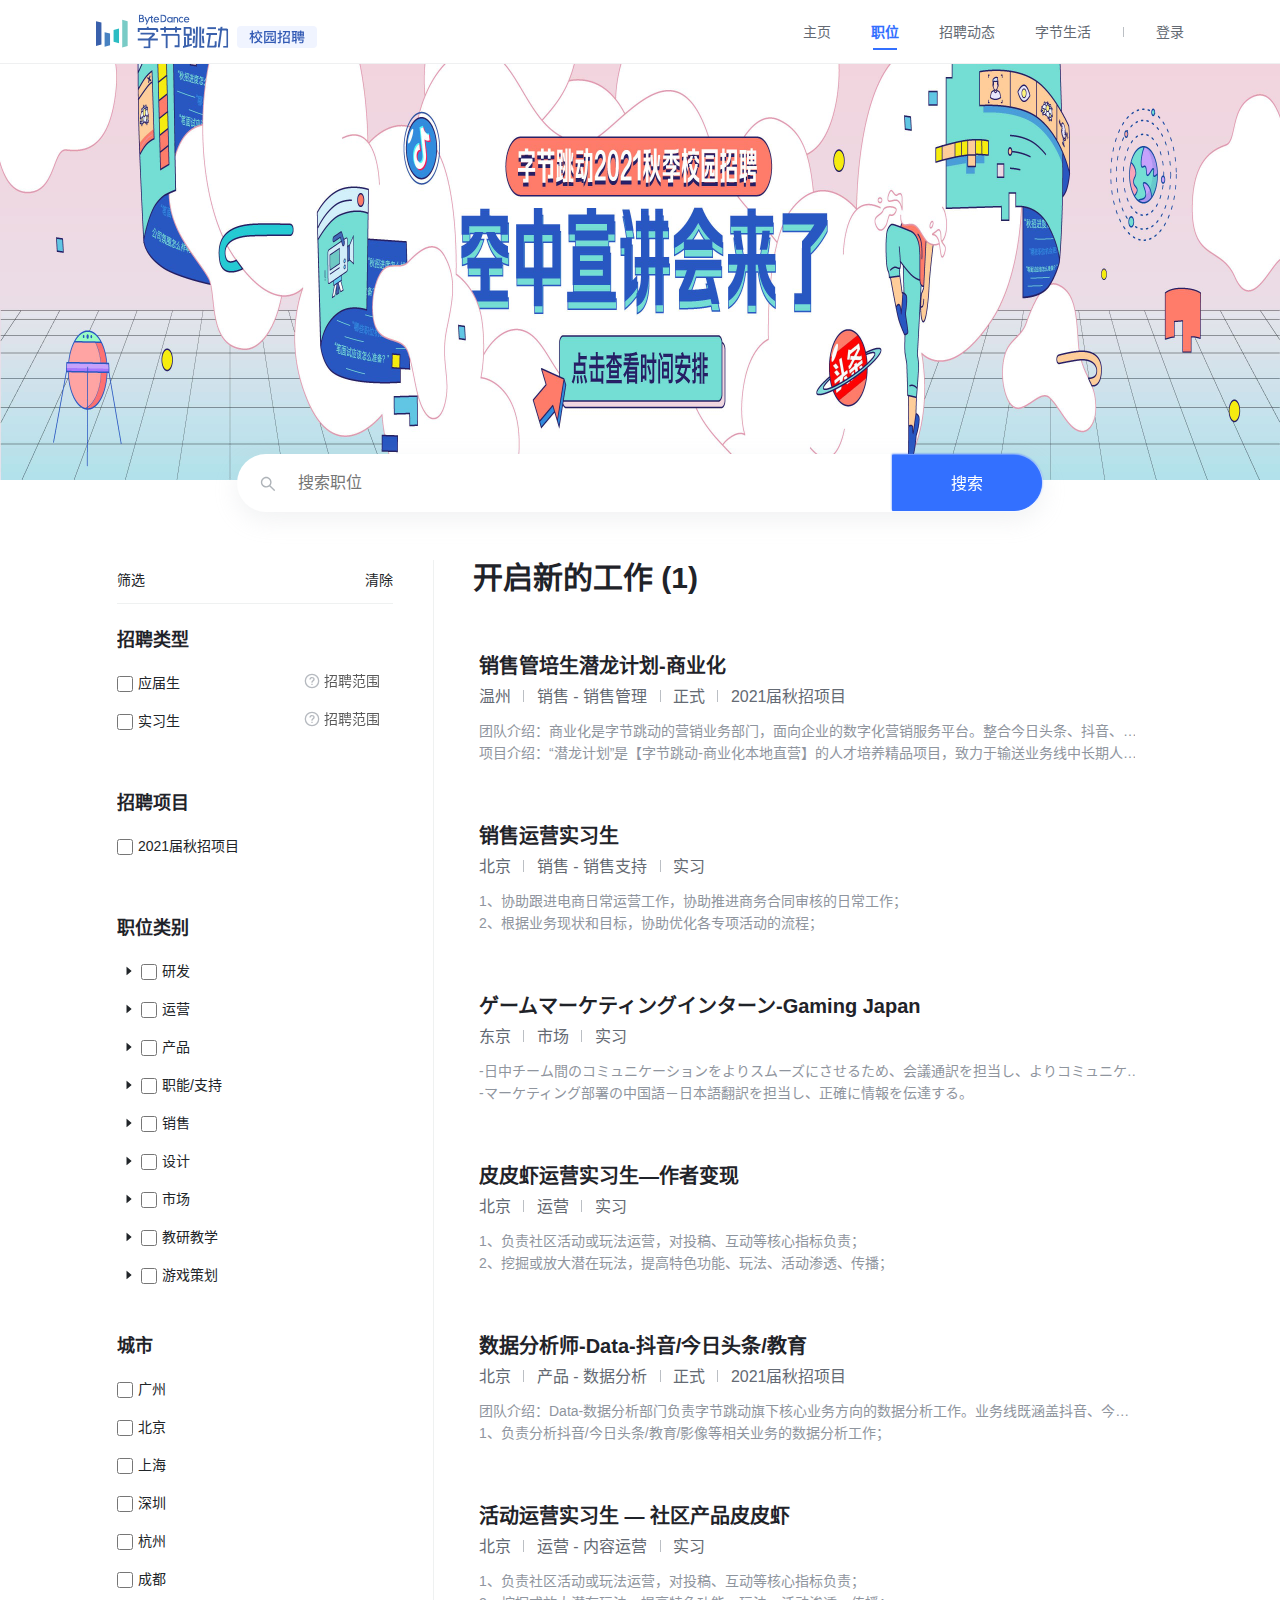
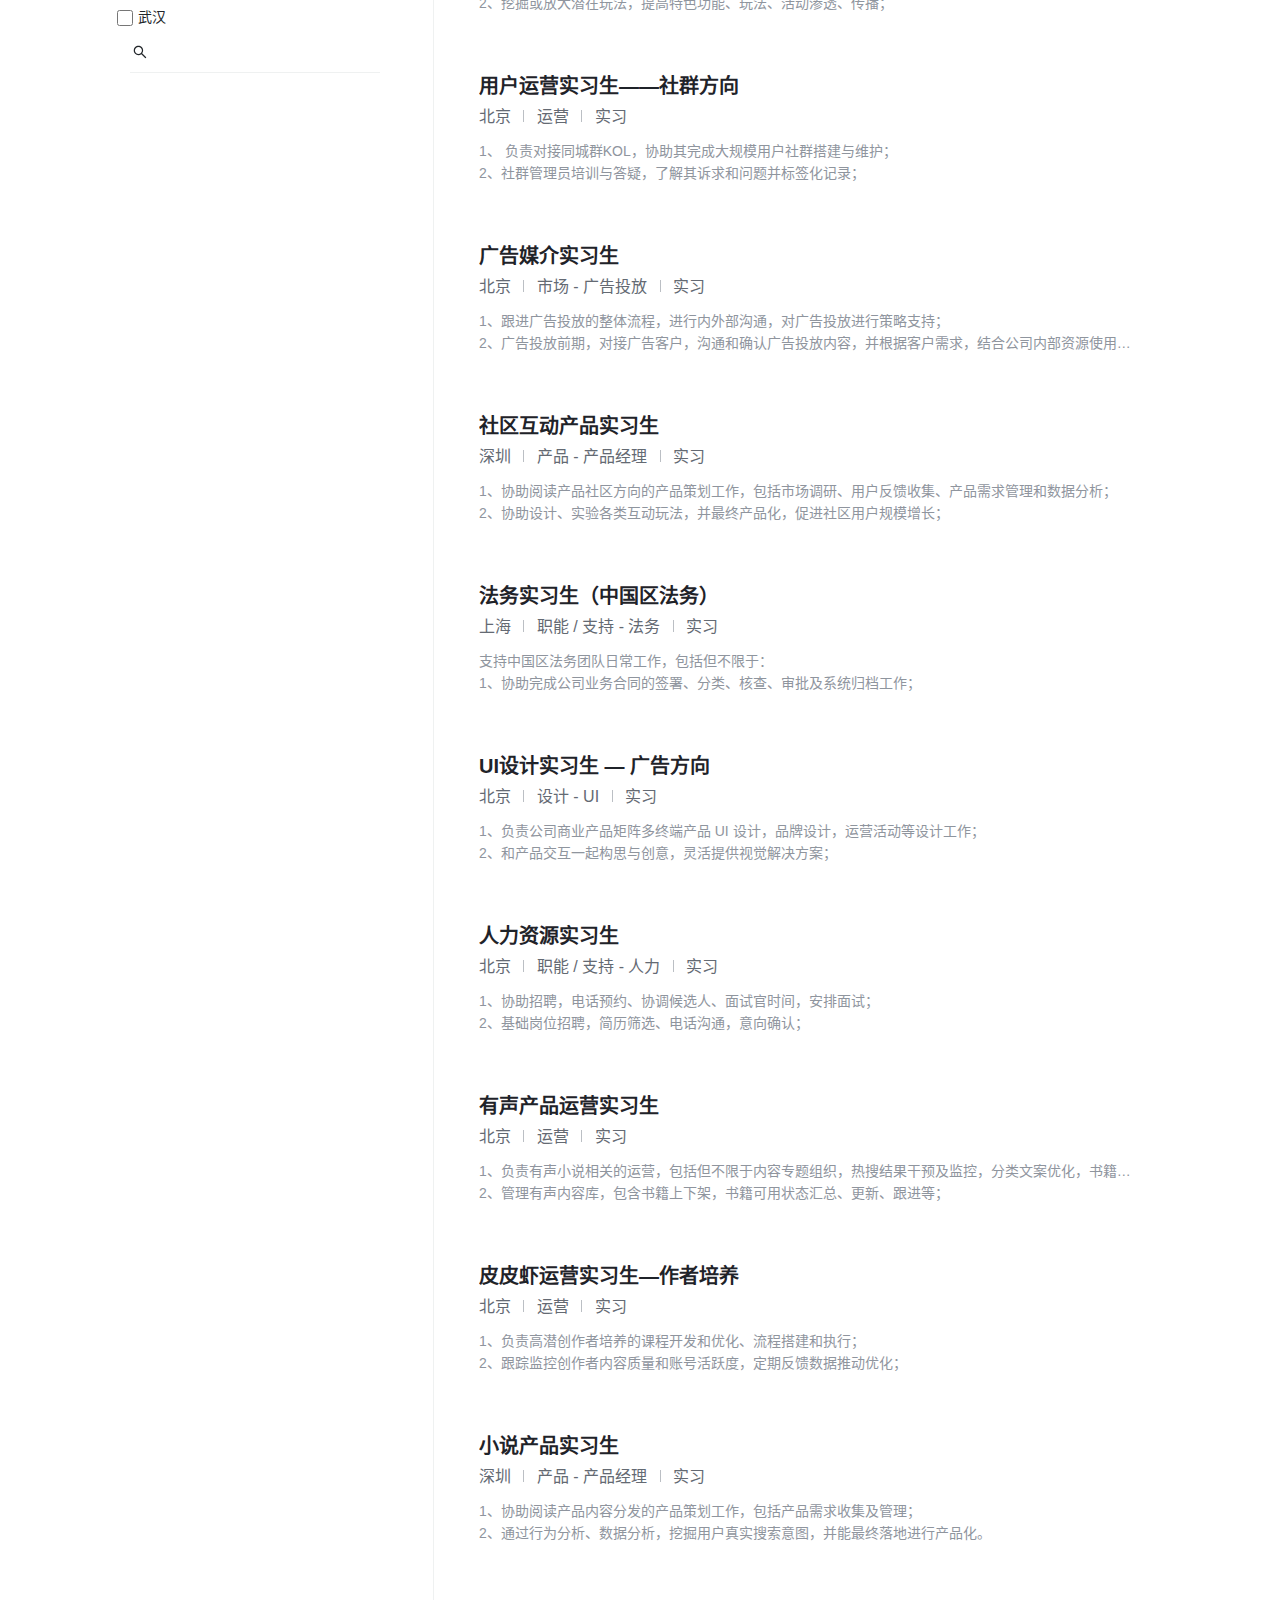
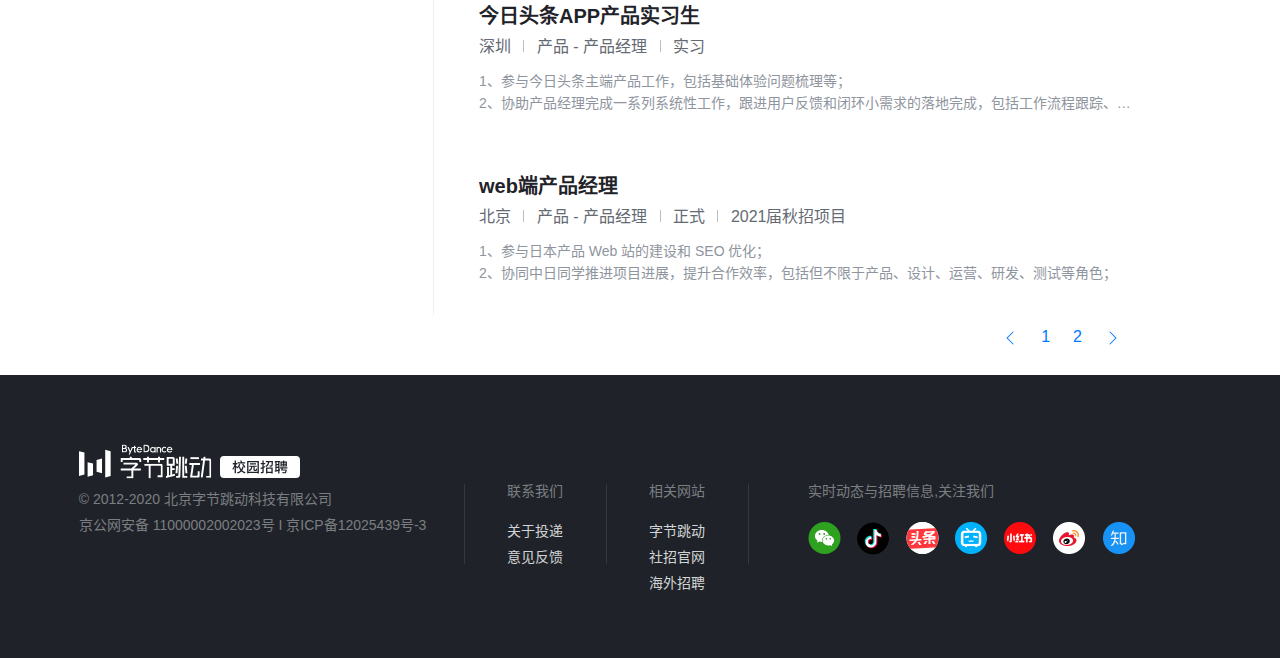
<file: bytedance/pages/job.html>
<!DOCTYPE html>
<html lang="zh-CN">

  <head>
    <meta charset="UTF-8" />
    <meta http-equiv="X-UA-Compatible"
          content="IE=edge,chrome=1" />
    <meta name="renderer"
          content="webkit" />
    <meta name="description"
          content="" />
    <meta name="keyword"
          content="" />
    <meta name="viewport"
          content="width=device-width, initial-scale=1.0, maximum-scale=1.0, user-scalable=yes, shrink-to-fit=no" />
    <meta name="author"
          content="DCanmera" />
    <title>字节跳动校园招聘</title>
    <link rel="shortcut icon"
          href="../favicon.ico"
          type="image/x-icon" />
    <link rel="stylesheet"
          href="../libs/bootstrap/bootstrap.min.css" />
    <link rel="stylesheet"
          href="../css/reset.css" />
    <link rel="stylesheet"
          href="../css/common.css" />
    <link rel="stylesheet"
          href="../css/job.css">
    <script src="../libs/jquery/jquery.min.js"></script>
    <script src="../libs/bootstrap/popper.min.js"></script>
    <script src="../libs/bootstrap/bootstrap.min.js"></script>
    <script src="../js/common.js"></script>
    <script src="../js/job.js"></script>


  </head>

  <body>
    <!-- 头部栏start -->
    <div class="wrapper">
      <div class="header">
        <div class="logo">
          <h1>
            <a href="../index.html"
               class="show">
              <svg width="221"
                   height="35"
                   fill="none">
                <mask id="logo-color_svg__a"
                      maskUnits="userSpaceOnUse"
                      x="42"
                      y="0"
                      width="7"
                      height="9">
                  <path fill-rule="evenodd"
                        clip-rule="evenodd"
                        d="M42.856.625h5.404v7.767h-5.404V.625z"
                        fill="#fff">
                  </path>
                </mask>
                <g mask="url(#logo-color_svg__a)">
                  <path fill-rule="evenodd"
                        clip-rule="evenodd"
                        d="M44.033 4.952h1.434c.53 0 .934.102 1.199.302.26.197.387.481.387.868 0 .394-.13.681-.398.88-.274.202-.686.304-1.227.304h-1.395V4.952zm2.19-1.358c-.227.194-.558.291-.983.291h-1.207V1.671h1.139c.468 0 .821.095 1.05.283.227.186.337.456.337.829 0 .354-.11.62-.335.811zm.723.623c.22-.152.396-.337.527-.55a1.68 1.68 0 0 0 .25-.893c0-.387-.09-.74-.268-1.048a2.131 2.131 0 0 0-.777-.769 2.212 2.212 0 0 0-.752-.256A7.418 7.418 0 0 0 44.73.624h-1.875v7.768h2.848c.72 0 1.333-.214 1.818-.636.49-.425.738-.958.738-1.581 0-.5-.13-.927-.385-1.27-.22-.296-.533-.527-.929-.688z"
                        fill="#3960AC"></path>
                </g>
                <path fill-rule="evenodd"
                      clip-rule="evenodd"
                      d="M56.173 1.727h-1.12v1.268h-2.121l-1.384 3.351a6.43 6.43 0 0 0-.132.371c-.037.115-.08.246-.13.392a17.982 17.982 0 0 0-.12-.406 3.25 3.25 0 0 0-.12-.356L49.68 2.995h-1.243l2.213 5.3-.956 2.255h1.145l2.892-6.585h1.321v3.25c0 .462.11.8.326 1.003.215.202.57.305 1.059.305h.615V7.45h-.581c-.109 0-.186-.024-.23-.073-.046-.052-.07-.144-.07-.274V3.965h.881v-.97h-.88V1.727zM59.228 4.268a1.67 1.67 0 0 1 1.115-.395c.425 0 .792.13 1.087.387.27.234.441.537.511.903H58.71c.065-.357.24-.657.518-.895zm1.125-1.403c-.82 0-1.496.267-2.006.794-.509.526-.767 1.223-.767 2.071 0 .359.062.707.184 1.034.124.328.303.621.533.871.264.283.583.504.949.658.365.153.764.23 1.184.23.509 0 .972-.096 1.38-.285a3.374 3.374 0 0 0 1.123-.881L63 7.28l-.815-.654-.061.07c-.232.267-.49.47-.768.606a2.02 2.02 0 0 1-.895.203c-.497 0-.913-.142-1.236-.421a1.47 1.47 0 0 1-.516-.99h4.467v-.166c0-.911-.262-1.657-.779-2.216-.518-.563-1.206-.847-2.043-.847z"
                      fill="#3960AC"></path>
                <mask id="logo-color_svg__b"
                      maskUnits="userSpaceOnUse"
                      x="64"
                      y="0"
                      width="7"
                      height="9">
                  <path fill-rule="evenodd"
                        clip-rule="evenodd"
                        d="M64.41.625h6.113v7.767H64.41V.625z"
                        fill="#fff"></path>
                </mask>
                <g mask="url(#logo-color_svg__b)">
                  <path fill-rule="evenodd"
                        clip-rule="evenodd"
                        d="M66.225 7.306h-.627V1.715h.627c1.029 0 1.812.236 2.328.702.513.465.773 1.17.773 2.094 0 .922-.26 1.625-.773 2.09-.516.468-1.3.705-2.328.705zm3.154-5.692c-.755-.657-1.866-.99-3.303-.99H64.41v7.768h1.666c1.437 0 2.548-.332 3.303-.99.76-.659 1.144-1.632 1.144-2.891 0-1.262-.385-2.238-1.144-2.897z"
                        fill="#3960AC"></path>
                </g>
                <path fill-rule="evenodd"
                      clip-rule="evenodd"
                      d="M75.1 4.402c.32.333.48.765.48 1.284 0 .523-.16.956-.48 1.288-.318.33-.73.497-1.227.497-.496 0-.908-.167-1.226-.495-.32-.33-.48-.763-.48-1.29 0-.522.161-.956.48-1.286.318-.331.73-.498 1.226-.498s.909.168 1.227.5zm.5-.725a2.444 2.444 0 0 0-.71-.529 2.577 2.577 0 0 0-1.142-.254c-.817 0-1.485.258-1.984.77-.499.51-.751 1.187-.751 2.013 0 .38.064.74.19 1.066.127.327.318.624.568.884a2.735 2.735 0 0 0 1.977.833c.42 0 .797-.08 1.124-.24.248-.12.468-.288.66-.5v.673h1.115V2.995H75.6v.682zM80.074 2.894c-.304 0-.592.06-.856.18-.201.091-.398.22-.586.386v-.465h-1.104v5.397h1.104V5.41c0-.511.109-.898.323-1.148.21-.245.533-.37.96-.37.373 0 .638.112.81.34.174.235.262.619.262 1.14v3.02h1.115V5.28c0-.733-.182-1.32-.541-1.742-.363-.428-.863-.644-1.487-.644zM86.566 6.967c-.14.177-.308.312-.504.402-.197.09-.428.136-.687.136-.482 0-.862-.164-1.163-.5-.3-.335-.452-.775-.452-1.309 0-.534.154-.977.456-1.316.305-.342.684-.507 1.159-.507.243 0 .463.04.651.12.188.08.357.206.504.374l.074.084.722-.834-.07-.064a2.583 2.583 0 0 0-.848-.518 2.996 2.996 0 0 0-1.033-.17c-.397 0-.768.066-1.1.197-.335.133-.632.33-.88.586a2.7 2.7 0 0 0-.6.924 3.077 3.077 0 0 0-.203 1.124c0 .4.068.778.203 1.122.135.345.336.655.599.92.247.254.543.45.88.584.336.134.707.201 1.101.201.384 0 .736-.06 1.044-.178.309-.119.606-.309.885-.564l.07-.064-.735-.844-.073.094zM89.474 4.268a1.67 1.67 0 0 1 1.115-.395c.426 0 .792.13 1.088.387.27.234.44.537.51.903h-3.231c.066-.357.24-.657.518-.895zm3.946 1.66c0-.911-.261-1.657-.778-2.216-.518-.563-1.205-.847-2.043-.847-.821 0-1.496.267-2.006.794-.51.526-.767 1.223-.767 2.071 0 .359.062.707.184 1.034.124.328.303.621.534.871.263.284.581.504.948.658.365.153.765.23 1.185.23.508 0 .972-.096 1.379-.285a3.38 3.38 0 0 0 1.123-.881l.066-.077-.814-.654-.061.07c-.233.267-.492.47-.77.606a2.015 2.015 0 0 1-.894.203c-.497 0-.912-.142-1.236-.421-.3-.26-.47-.584-.516-.99h4.466v-.166zM0 7.212v24.726h.002l5.427-1.394V8.606L0 7.212z"
                      fill="#3960AC"></path>
                <path fill-rule="evenodd"
                      clip-rule="evenodd"
                      d="M31.645 31.992l-5.429 1.394V5.764l5.429 1.394v24.834z"
                      fill="#79CBC6"></path>
                <path fill-rule="evenodd"
                      clip-rule="evenodd"
                      d="M8.608 32.689l5.428-1.394V19.521l-5.428-1.394V32.69z"
                      fill="#4882C2"></path>
                <path fill-rule="evenodd"
                      clip-rule="evenodd"
                      d="M17.585 15.972l5.43-1.394v14.561l-5.43-1.394V15.971z"
                      fill="#2CBDC3"></path>
                <mask id="logo-color_svg__c"
                      maskUnits="userSpaceOnUse"
                      x="41"
                      y="12"
                      width="92"
                      height="23">
                  <path fill-rule="evenodd"
                        clip-rule="evenodd"
                        d="M41.184 12.031h91.186v22.464H41.184V12.031z"
                        fill="#fff"></path>
                </mask>
                <g mask="url(#logo-color_svg__c)">
                  <path fill-rule="evenodd"
                        clip-rule="evenodd"
                        d="M111.423 15.09h8.545v-1.9h-8.545v1.9z"
                        fill="#3960AC">
                  </path>
                  <mask id="logo-color_svg__d"
                        maskUnits="userSpaceOnUse"
                        x="121"
                        y="12"
                        width="12"
                        height="22">
                    <path fill-rule="evenodd"
                          clip-rule="evenodd"
                          d="M121.689 12.624h10.68v21.154h-10.68V12.624z"
                          fill="#fff"></path>
                  </mask>
                  <g mask="url(#logo-color_svg__d)">
                    <path fill-rule="evenodd"
                          clip-rule="evenodd"
                          d="M130.636 14.508h-4.366l.294-1.884h-1.918l-.301 1.884h-2.387v1.9h2.118l-2.387 17.145h1.998l2.322-17.145h3.86a.6.6 0 0 1 .6.6v14.87h-3.249v1.9h5.149V16.243c0-.957-.777-1.735-1.733-1.735z"
                          fill="#3960AC"></path>
                  </g>
                  <path fill-rule="evenodd"
                        clip-rule="evenodd"
                        d="M110.389 21h2.512l-1.87 12.552h7.977c.892 0 1.615-.723 1.615-1.615V27.21h-1.9v3.664c0 .43-.349.778-.779.778h-4.643L114.825 21h6.177v-1.9h-10.613V21zM99.274 19.741l-.605-5.235h-1.902l.605 5.235h1.902zM99.097 21.778h-1.902l-.678 7.395h1.9l.68-7.395zM108.308 14.506h-1.902l-.605 5.235h1.902l.605-5.235zM105.805 21.778l.682 7.395h1.9l-.681-7.395h-1.901z"
                        fill="#3960AC"></path>
                  <path fill-rule="evenodd"
                        clip-rule="evenodd"
                        d="M105.199 12.733H103.3v21.126h4.988v-1.9h-3.089V12.733zM99.424 31.31a.65.65 0 0 1-.65.649H97.13v1.9h2.46c.956 0 1.733-.778 1.733-1.729l.644-19.397h-1.9l-.643 18.576zM93.817 15.318v4.46h-4.18v-4.942h3.698c.266 0 .482.216.482.482zm-.642 10.743h2.542v-1.9h-2.542v-2.484h2.542v-7.03c0-.943-.769-1.71-1.711-1.71h-6.269v8.74h3.539v9.253l-1.33.346V23.08h-1.899v8.692l-1.061.276v1.964l8.91-2.321v-1.964l-2.72.709v-4.374z"
                        fill="#3960AC"></path>
                  <mask id="logo-color_svg__e"
                        maskUnits="userSpaceOnUse"
                        x="65"
                        y="19"
                        width="19"
                        height="16">
                    <path fill-rule="evenodd"
                          clip-rule="evenodd"
                          d="M65.21 19.79h18.54v14.705H65.21V19.79z"
                          fill="#fff">
                    </path>
                  </mask>
                  <g mask="url(#logo-color_svg__e)">
                    <path fill-rule="evenodd"
                          clip-rule="evenodd"
                          d="M82.015 19.79H65.21v1.9h4.506v12.805h1.9V21.69h9.662c.316 0 .573.257.573.572v9.08H78.6v1.9h5.15V21.525c0-.957-.778-1.735-1.735-1.735z"
                          fill="#3960AC"></path>
                  </g>
                  <path fill-rule="evenodd"
                        clip-rule="evenodd"
                        d="M80.941 12.733h-1.9v1.356h-9.122v-1.356h-1.9v1.356h-3.706v1.9h3.706v2.546h1.9v-2.546h9.122v2.546h1.9v-2.546h4.25v-1.9h-4.25v-1.356zM60.473 14.089h-7.755v-1.356h-1.9v1.356h-9.11v3.927h1.899v-2.027h16.198c.277 0 .502.225.502.502v1.525h1.9v-2.192c0-.957-.778-1.735-1.734-1.735zM58.536 21.3c.442-.419.584-1.09.353-1.67-.247-.619-.839-.973-1.627-.973h-12.77v1.9h11.442c.122 0 .18.064.208.119a.363.363 0 0 1-.03.347l-3.893 3.588H41.708v1.9h10.696v5.875h-4.722v1.9h6.621V26.51h7.526v-1.9h-6.837a551.84 551.84 0 0 0 3.544-3.31z"
                        fill="#3960AC"></path>
                </g>
                <g clip-path="url(#logo-color_svg__clip0)">
                  <path fill-rule="evenodd"
                        clip-rule="evenodd"
                        d="M141 16a4 4 0 0 1 4-4h72a4 4 0 0 1 4 4v14a4 4 0 0 1-4 4h-72a4 4 0 0 1-4-4V16z"
                        fill="#F0F4FF">
                  </path>
                  <path d="M153.812 19.124v1.274h1.736a11.972 11.972 0 0 1-2.114 4.27l.56 1.442a16.563 16.563 0 0 0 1.61-3.318v6.58h1.33v-6.734c.336.56.714 1.274 1.148 2.114l.7-1.008.294.21c.252-.308.518-.63.77-.966a7.43 7.43 0 0 0 1.61 3.458c-.882.882-2.044 1.512-3.5 1.89l.77 1.19c1.484-.42 2.716-1.12 3.696-2.1.896.784 2.044 1.456 3.444 2.016l.686-1.19c-1.33-.504-2.436-1.12-3.304-1.848.672-1.008 1.148-2.254 1.414-3.71l-1.26-.252c-.21 1.148-.588 2.156-1.134 2.996a5.938 5.938 0 0 1-1.302-2.898l-1.022.308c.518-.742.994-1.568 1.414-2.464l-1.106-.546a13.299 13.299 0 0 1-2.016 3.122 55.542 55.542 0 0 0-1.302-1.526v-1.036h1.344v-1.274h-1.344v-2.576h-1.33v2.576h-1.792zm4.746-.91v1.288h7.616v-1.288h-3.038a19.532 19.532 0 0 0-.742-1.82l-1.344.224c.28.49.532 1.022.756 1.596h-3.248zm5.558 1.554l-1.036.644c.98 1.26 1.764 2.408 2.338 3.444l1.106-.756c-.56-.952-1.372-2.072-2.408-3.332zm15.75-2.716h-11.732v12.39h1.33v-.504h9.072v.504h1.33v-12.39zm-10.402 10.71v-9.506h9.072v9.506h-9.072zm1.554-8.484v1.176h5.978v-1.176h-5.978zm-.798 2.394v1.176h1.96c-.112.784-.322 1.4-.63 1.876-.392.588-1.008 1.05-1.82 1.372l.616 1.064c.994-.42 1.736-1.008 2.212-1.736.406-.616.672-1.484.812-2.576h1.064v2.87c0 .35.098.644.322.882.196.224.476.336.868.336h1.022c.504-.014.854-.098 1.05-.266.196-.196.35-.812.476-1.876l-1.092-.364c-.056.798-.14 1.232-.28 1.302a.639.639 0 0 1-.406.126h-.378c-.252 0-.364-.14-.364-.42v-2.59h2.128v-1.176h-7.56zm23.492 1.736h-6.65v6.006h1.316v-.49h4.018v.49h1.316v-6.006zm-5.334 4.242v-2.954h4.018v2.954h-4.018zm-5.068 1.638c.924 0 1.386-.462 1.386-1.386v-3.92c.448-.224.91-.448 1.358-.7v-1.344c-.448.252-.896.476-1.358.7v-2.38h1.54v-1.274h-1.54v-2.45h-1.316v2.45h-1.68v1.274h1.68v2.926c-.644.238-1.302.434-1.96.588l.364 1.386a74.043 74.043 0 0 0 1.596-.602v3.01c0 .336-.182.504-.532.504a9.95 9.95 0 0 1-1.092-.07l.294 1.288h1.26zm5.698-11.032c-.182.854-.434 1.554-.77 2.1-.42.616-1.036 1.176-1.862 1.68l.812 1.05c.98-.644 1.708-1.358 2.198-2.142.378-.672.686-1.568.924-2.688h2.352c-.028 1.484-.112 2.394-.224 2.744-.14.364-.448.546-.924.574-.28-.028-.644-.056-1.092-.084l.322 1.162c.406.042.756.07 1.064.07.77 0 1.316-.266 1.652-.798.308-.546.476-2.184.49-4.928h-7.126v1.26h2.184zm12.446-.644v5.012h6.454v-5.012h-2.618v-1.008h-1.218v1.008h-2.618zm5.25 3.948h-1.414v-.91h1.414v.91zm-2.632 0h-1.442v-.91h1.442v.91zm-1.442-1.918v-.952h1.442v.952h-1.442zm2.66-.952h1.414v.952h-1.414v-.952zm-4.48 4.634v1.162h1.834l-.77 2.044h4.508c-.07.728-.168 1.19-.294 1.4-.154.182-.532.28-1.12.28-.504 0-1.078-.042-1.722-.112l.42 1.134c.462.056.98.098 1.568.098.91 0 1.526-.182 1.848-.518.308-.364.518-1.484.616-3.388h-4.186l.42-.938h4.48v-1.162h-7.602zm-5.054-6.328v1.232h.616v8.218l-.798.126.308 1.274a52.682 52.682 0 0 0 3.332-.826v2.422h1.232v-2.8c.182-.056.364-.126.56-.182v-1.288a6.58 6.58 0 0 1-.56.196v-7.14h.658v-1.232h-5.348zm1.834 9.198v-2.142h1.624v1.722c-.532.154-1.064.294-1.624.42zm0-3.346v-1.694h1.624v1.694h-1.624zm0-2.898v-1.722h1.624v1.722h-1.624z"
                        fill="#325AB4"></path>
                </g>
                <defs>
                  <clipPath id="logo-color_svg__clip0">
                    <path fill="#fff"
                          d="M141 12h80v22h-80z"></path>
                  </clipPath>
                </defs>
              </svg>
            </a>
          </h1>
        </div>

        <div class="nav">
          <ul>
            <li><a href="../index.html">主页</a></li>
            <li class="nav-active"><a href="../pages/job.html">职位</a></li>
            <li><a href="../pages/recruitmentNews.html">招聘动态</a></li>
            <li><a href="../pages/byteLife.html">字节生活</a></li>
            <li class="next-item"><a href="../pages/login.html">登录</a></li>
          </ul>
        </div>
      </div>
      <!-- 头部栏end -->
      <!-- 页面开始 -->
      <main class="main_box">
        <!-- 轮播图start -->
        <div class="job_banner">
          <div id="carouselExampleIndicators"
               class="carousel slide"
               data-ride="carousel">
            <ol class="carousel-indicators">
              <li data-target="#carouselExampleIndicators"
                  data-slide-to="0"
                  class="active"></li>
              <li data-target="#carouselExampleIndicators"
                  data-slide-to="1"></li>
              <li data-target="#carouselExampleIndicators"
                  data-slide-to="2"></li>
              <li data-target="#carouselExampleIndicators"
                  data-slide-to="3"></li>
            </ol>
            <div class="carousel-inner">
              <div class="carousel-item active">
                <img src="../images/job-imgae/2021_campusPreachBanner.jpg"
                     class="d-block w-100"
                     alt="...">
              </div>
              <div class="carousel-item">
                <img src="../images/job-imgae/campus_banner.jpg"
                     class="d-block w-100"
                     alt="...">
              </div>
              <div class="carousel-item">
                <img src="../images/job-imgae/campus_banner_education.jpg"
                     class="d-block w-100"
                     alt="...">
              </div>
              <div class="carousel-item">
                <img src="../images/job-imgae/campus_game_banner.jpeg"
                     class="d-block w-100"
                     alt="...">
              </div>

            </div>
            <div class="job_btn_left">
              <a class="carousel-control-prev"
                 href="#carouselExampleIndicators"
                 role="button"
                 data-slide="prev">
                <span class="carousel-control-prev-icon"
                      aria-hidden="true"></span>
                <span class="sr-only">Previous</span>
              </a>
            </div>
            <div class="job_btn_right">
              <a class="carousel-control-next"
                 href="#carouselExampleIndicators"
                 role="button"
                 data-slide="next">
                <span class="carousel-control-next-icon"
                      aria-hidden="true"></span>
                <span class="sr-only">Next</span>
              </a>
            </div>
          </div>
        </div>
        <!-- 轮播图end -->
        <!-- 搜索框start -->
        <div class="job_search">
          <div class="search">
            <span class="search_icon">
              <svg viewBox="64 64 896 896"
                   class=""
                   data-icon="search"
                   width="1em"
                   height="1em"
                   fill="#aeb3b8"
                   aria-hidden="true"
                   focusable="false">
                <path
                      d="M909.6 854.5L649.9 594.8C690.2 542.7 712 479 712 412c0-80.2-31.3-155.4-87.9-212.1-56.6-56.7-132-87.9-212.1-87.9s-155.5 31.3-212.1 87.9C143.2 256.5 112 331.8 112 412c0 80.1 31.3 155.5 87.9 212.1C256.5 680.8 331.8 712 412 712c67 0 130.6-21.8 182.7-62l259.7 259.6a8.2 8.2 0 0 0 11.6 0l43.6-43.5a8.2 8.2 0 0 0 0-11.6zM570.4 570.4C528 612.7 471.8 636 412 636s-116-23.3-158.4-65.6C211.3 528 188 471.8 188 412s23.3-116.1 65.6-158.4C296 211.3 352.2 188 412 188s116.1 23.2 158.4 65.6S636 352.2 636 412s-23.3 116.1-65.6 158.4z">
                </path>
              </svg>
            </span>
            <input type="text"
                   name=""
                   id="search_s"
                   placeholder="搜索职位">
            <span class="search_btn">搜索</span>
          </div>
        </div>
        <!-- 搜索框end -->
        <!-- 内容页面start -->
        <div class="job_content">
          <div class="job_content_left">
            <div class="content_left_filter">
              <span class="filter">筛选</span>
              <span class="clear">清除</span>
            </div>
            <div class="school_fication">
              <div class="recruitmentType">
                <div class="recruitmentType_titile">招聘类型</div>
                <div class="recruitmentType_box">
                  <ul>
                    <li>
                      <span class="city_checked">
                        <input type="checkbox"
                               name="应届生"
                               id="class_checked">
                      </span>
                      <span class="city_name">应届生</span>
                      <span class="d-inline-block title_right"
                            tabindex="0"
                            data-toggle="tooltip"
                            id="titletc">
                        <button class="btn btn-primary"
                                style="pointer-events: none;"
                                type="button"
                                disabled>
                          <svg viewBox="0 0 14 14"
                               fill="none">
                            <path fill-rule="evenodd"
                                  clip-rule="evenodd"
                                  d="M.583 7a6.417 6.417 0 1 0 12.834 0A6.417 6.417 0 0 0 .583 7zM12.25 7a5.25 5.25 0 1 1-10.5 0 5.25 5.25 0 0 1 10.5 0zM6.417 9.625c0-.161.13-.292.291-.292h.584c.16 0 .291.13.291.292v.583c0 .161-.13.292-.291.292h-.584a.292.292 0 0 1-.291-.292v-.583zM4.695 5.426a.284.284 0 0 0 .285.313H5.663c.15 0 .275-.115.302-.264a1.18 1.18 0 0 1 .037-.158c.04-.12.097-.239.166-.35.149-.239.453-.334.809-.334.362 0 .763.063.941.258.178.195.24.325.24.68 0 .333-.5.706-.653.82-.01.008-.02.014-.026.02l-.336.265c-.332.262-.537.493-.617.693-.049.122-.093.5-.12.776a.286.286 0 0 0 .287.313h.652a.3.3 0 0 0 .296-.275c.01-.11.024-.223.04-.275.058-.187.177-.35.355-.49l.326-.256c.332-.262.556-.476.672-.644.2-.277.3-.617.3-1.022 0-.659-.23-1.156-.689-1.492-.458-.336-1.034-.504-1.728-.504-.528 0-.972.118-1.334.354-.463.299-.75.764-.864 1.398-.009.046-.017.109-.024.174z"
                                  fill="#8F959E"></path>
                          </svg>
                          招聘范围
                        </button>
                      </span>
                      <div class="titlebox right">2020 年 9 月 - 2021 年 8 月期间毕业的学生</div>
                    </li>
                    <li>
                      <span class="city_checked">
                        <input type="checkbox"
                               name="实习生"
                               id="class_checked">
                      </span>
                      <span class="city_name">实习生</span>
                      <span class="d-inline-block title_right"
                            tabindex="1"
                            data-toggle="tooltip"
                            title="全部在校生"
                            id="titletc">
                        <button class="btn btn-primary"
                                style="pointer-events: none;"
                                type="button"
                                disabled>
                          <svg viewBox="0 0 14 14"
                               fill="none">
                            <path fill-rule="evenodd"
                                  clip-rule="evenodd"
                                  d="M.583 7a6.417 6.417 0 1 0 12.834 0A6.417 6.417 0 0 0 .583 7zM12.25 7a5.25 5.25 0 1 1-10.5 0 5.25 5.25 0 0 1 10.5 0zM6.417 9.625c0-.161.13-.292.291-.292h.584c.16 0 .291.13.291.292v.583c0 .161-.13.292-.291.292h-.584a.292.292 0 0 1-.291-.292v-.583zM4.695 5.426a.284.284 0 0 0 .285.313H5.663c.15 0 .275-.115.302-.264a1.18 1.18 0 0 1 .037-.158c.04-.12.097-.239.166-.35.149-.239.453-.334.809-.334.362 0 .763.063.941.258.178.195.24.325.24.68 0 .333-.5.706-.653.82-.01.008-.02.014-.026.02l-.336.265c-.332.262-.537.493-.617.693-.049.122-.093.5-.12.776a.286.286 0 0 0 .287.313h.652a.3.3 0 0 0 .296-.275c.01-.11.024-.223.04-.275.058-.187.177-.35.355-.49l.326-.256c.332-.262.556-.476.672-.644.2-.277.3-.617.3-1.022 0-.659-.23-1.156-.689-1.492-.458-.336-1.034-.504-1.728-.504-.528 0-.972.118-1.334.354-.463.299-.75.764-.864 1.398-.009.046-.017.109-.024.174z"
                                  fill="#8F959E"></path>
                          </svg>
                          招聘范围
                        </button>
                      </span>
                      <div class="titlebox">全部在校生</div>
                    </li>
                </div>
              </div>
            </div>
            <div class="school_fication">
              <div class="recruitmentType">
                <div class="recruitmentType_titile">招聘项目</div>
                <div class="recruitmentType_box">
                  <ul>
                    <li>
                      <span class="city_checked"><input type="checkbox"
                               name="广州"
                               id="class_checked">
                      </span>
                      <span class="city_name">2021届秋招项目</span>
                      </span>
                    </li>
                </div>
              </div>
            </div>
            <div class="class_title">职位类别</div>
            <div class="classification">
              <ul class="class_box">
                <li class="class_text">
                  <span class="class_icon">
                    <i class="icon">
                      <svg viewBox="0 0 1024 1024"
                           class=""
                           data-icon="caret-down"
                           width="1em"
                           height="1em"
                           fill="currentColor"
                           aria-hidden="true"
                           focusable="false">
                        <path
                              d="M840.4 300H183.6c-19.7 0-30.7 20.8-18.5 35l328.4 380.8c9.4 10.9 27.5 10.9 37 0L858.9 335c12.2-14.2 1.2-35-18.5-35z">
                        </path>
                      </svg>
                    </i>
                  </span>
                  <span class="class_checked"><input type="checkbox"
                           name=""
                           id="class_checked"></span>
                  <span class="class_font">研发</span>
                </li>
                <li class="class_text">
                  <span class="class_icon">
                    <i class="icon">
                      <svg viewBox="0 0 1024 1024"
                           class=""
                           data-icon="caret-down"
                           width="1em"
                           height="1em"
                           fill="currentColor"
                           aria-hidden="true"
                           focusable="false">
                        <path
                              d="M840.4 300H183.6c-19.7 0-30.7 20.8-18.5 35l328.4 380.8c9.4 10.9 27.5 10.9 37 0L858.9 335c12.2-14.2 1.2-35-18.5-35z">
                        </path>
                      </svg>
                    </i>
                  </span>
                  <span class="class_checked"><input type="checkbox"
                           name=""
                           id="class_checked"></span>
                  <span class="class_font">运营</span>
                </li>
                <li class="class_text">
                  <span class="class_icon">
                    <i class="icon">
                      <svg viewBox="0 0 1024 1024"
                           class=""
                           data-icon="caret-down"
                           width="1em"
                           height="1em"
                           fill="currentColor"
                           aria-hidden="true"
                           focusable="false">
                        <path
                              d="M840.4 300H183.6c-19.7 0-30.7 20.8-18.5 35l328.4 380.8c9.4 10.9 27.5 10.9 37 0L858.9 335c12.2-14.2 1.2-35-18.5-35z">
                        </path>
                      </svg>
                    </i>
                  </span>
                  <span class="class_checked"><input type="checkbox"
                           name=""
                           id="class_checked"></span>
                  <span class="class_font">产品</span>
                </li>
                <li class="class_text">
                  <span class="class_icon">
                    <i class="icon">
                      <svg viewBox="0 0 1024 1024"
                           class=""
                           data-icon="caret-down"
                           width="1em"
                           height="1em"
                           fill="currentColor"
                           aria-hidden="true"
                           focusable="false">
                        <path
                              d="M840.4 300H183.6c-19.7 0-30.7 20.8-18.5 35l328.4 380.8c9.4 10.9 27.5 10.9 37 0L858.9 335c12.2-14.2 1.2-35-18.5-35z">
                        </path>
                      </svg>
                    </i>
                  </span>
                  <span class="class_checked"><input type="checkbox"
                           name=""
                           id="class_checked"></span>
                  <span class="class_font">职能/支持</span>
                </li>
                <li class="class_text">
                  <span class="class_icon">
                    <i class="icon">
                      <svg viewBox="0 0 1024 1024"
                           class=""
                           data-icon="caret-down"
                           width="1em"
                           height="1em"
                           fill="currentColor"
                           aria-hidden="true"
                           focusable="false">
                        <path
                              d="M840.4 300H183.6c-19.7 0-30.7 20.8-18.5 35l328.4 380.8c9.4 10.9 27.5 10.9 37 0L858.9 335c12.2-14.2 1.2-35-18.5-35z">
                        </path>
                      </svg>
                    </i>
                  </span>
                  <span class="class_checked"><input type="checkbox"
                           name=""
                           id="class_checked"></span>
                  <span class="class_font">销售</span>
                </li>
                <li class="class_text">
                  <span class="class_icon">
                    <i class="icon">
                      <svg viewBox="0 0 1024 1024"
                           class=""
                           data-icon="caret-down"
                           width="1em"
                           height="1em"
                           fill="currentColor"
                           aria-hidden="true"
                           focusable="false">
                        <path
                              d="M840.4 300H183.6c-19.7 0-30.7 20.8-18.5 35l328.4 380.8c9.4 10.9 27.5 10.9 37 0L858.9 335c12.2-14.2 1.2-35-18.5-35z">
                        </path>
                      </svg>
                    </i>
                  </span>
                  <span class="class_checked"><input type="checkbox"
                           name=""
                           id="class_checked"></span>
                  <span class="class_font">设计</span>
                </li>
                <li class="class_text">
                  <span class="class_icon">
                    <i class="icon">
                      <svg viewBox="0 0 1024 1024"
                           class=""
                           data-icon="caret-down"
                           width="1em"
                           height="1em"
                           fill="currentColor"
                           aria-hidden="true"
                           focusable="false">
                        <path
                              d="M840.4 300H183.6c-19.7 0-30.7 20.8-18.5 35l328.4 380.8c9.4 10.9 27.5 10.9 37 0L858.9 335c12.2-14.2 1.2-35-18.5-35z">
                        </path>
                      </svg>
                    </i>
                  </span>
                  <span class="class_checked"><input type="checkbox"
                           name=""
                           id="class_checked"></span>
                  <span class="class_font">市场</span>
                </li>
                <li class="class_text">
                  <span class="class_icon">
                    <i class="icon">
                      <svg viewBox="0 0 1024 1024"
                           class=""
                           data-icon="caret-down"
                           width="1em"
                           height="1em"
                           fill="currentColor"
                           aria-hidden="true"
                           focusable="false">
                        <path
                              d="M840.4 300H183.6c-19.7 0-30.7 20.8-18.5 35l328.4 380.8c9.4 10.9 27.5 10.9 37 0L858.9 335c12.2-14.2 1.2-35-18.5-35z">
                        </path>
                      </svg>
                    </i>
                  </span>
                  <span class="class_checked">
                    <input type="checkbox"
                           name=""
                           id="class_checked"></span>
                  <span class="class_font">教研教学</span>
                </li>
                <li class="class_text">
                  <span class="class_icon">
                    <i class="icon">
                      <svg viewBox="0 0 1024 1024"
                           class=""
                           data-icon="caret-down"
                           width="1em"
                           height="1em"
                           fill="currentColor"
                           aria-hidden="true"
                           focusable="false">
                        <path
                              d="M840.4 300H183.6c-19.7 0-30.7 20.8-18.5 35l328.4 380.8c9.4 10.9 27.5 10.9 37 0L858.9 335c12.2-14.2 1.2-35-18.5-35z">
                        </path>
                      </svg>
                    </i>
                  </span>
                  <span class="class_checked">
                    <input type="checkbox"
                           name=""
                           id="class_checked"></span>
                  <span class="class_font">游戏策划</span>
                </li>
              </ul>
            </div>
            <div class="class_city">
              <div class="city_title">城市</div>
              <div class="city_class">
                <ul class="city">
                  <li class="city_text">
                    <span class="city_checked">
                      <input type="checkbox"
                             name="广州"
                             id="class_checked">
                    </span>
                    <span class="city_name">广州</span>
                  </li>
                  <li class="city_text">
                    <span class="city_checked">
                      <input type="checkbox"
                             name="北京"
                             id="class_checked">
                    </span>
                    <span class="city_name">北京</span>
                  </li>
                  <li class="city_text">
                    <span class="city_checked">
                      <input type="checkbox"
                             name="上海"
                             id="class_checked">
                    </span>
                    <span class="city_name">上海</span>
                  </li>
                  <li class="city_text">
                    <span class="city_checked">
                      <input type="checkbox"
                             name="深圳"
                             id="class_checked">
                    </span>
                    <span class="city_name">深圳</span>
                  </li>
                  <li class="city_text">
                    <span class="city_checked"><input type="checkbox"
                             name="杭州"
                             id="class_checked">
                    </span>
                    <span class="city_name">杭州</span>
                  </li>
                  <li class="city_text">
                    <span class="city_checked"><input type="checkbox"
                             name="成都"
                             id="class_checked">
                    </span>
                    <span class="city_name">成都</span>
                  </li>
                  <li class="city_text">
                    <span class="city_checked"><input type="checkbox"
                             name="武汉"
                             id="class_checked">
                    </span>
                    <span class="city_name">武汉</span>
                  </li>
                </ul>
              </div>
            </div>
            <div class="city_search ">
              <span class="search_icon">
                <svg viewBox="64 64 896 896"
                     class=""
                     data-icon="search"
                     width="1em"
                     height="1em"
                     fill="currentColor"
                     aria-hidden="true"
                     focusable="false">
                  <path
                        d="M909.6 854.5L649.9 594.8C690.2 542.7 712 479 712 412c0-80.2-31.3-155.4-87.9-212.1-56.6-56.7-132-87.9-212.1-87.9s-155.5 31.3-212.1 87.9C143.2 256.5 112 331.8 112 412c0 80.1 31.3 155.5 87.9 212.1C256.5 680.8 331.8 712 412 712c67 0 130.6-21.8 182.7-62l259.7 259.6a8.2 8.2 0 0 0 11.6 0l43.6-43.5a8.2 8.2 0 0 0 0-11.6zM570.4 570.4C528 612.7 471.8 636 412 636s-116-23.3-158.4-65.6C211.3 528 188 471.8 188 412s23.3-116.1 65.6-158.4C296 211.3 352.2 188 412 188s116.1 23.2 158.4 65.6S636 352.2 636 412s-23.3 116.1-65.6 158.4z">
                  </path>
                </svg>
              </span>
              <div class="city_search_inp">
                <input type="text"
                       name="city"
                       list="city"
                       id="city_search">
                <datalist id="city"
                          style="display:none;">
                  <option value="西安">西安</option>
                  <option value="南京">南京</option>
                  <option value="天津">天津</option>
                </datalist>
              </div>

            </div>
          </div>
          <div class="job_content_right">
            <div class="content_solid"></div>
            <div class="content">
              <div class="content_p">
                开启新的工作 (<span class="jobs_num">1</span>)
              </div>
              <div class="card_box">
                <div class="card_ss">
                  <a href="https://job.bytedance.com/campus/position/detail/6855606573797968142"
                     class="card_link"
                     target="_blank">
                    <div class="card_block">
                      <div class="card_title_text"><span class="card_text">销售管培生潜龙计划-商业化</span></div>
                      <div class="card_title_introduction">
                        温州
                        <span class="card_title_solid"></span>
                        销售 - 销售管理
                        <span class="card_title_solid"></span>
                        正式
                        <span class="card_title_solid"></span>
                        2021届秋招项目
                      </div>
                      <div class="card_title_content">
                        <p>
                          团队介绍：商业化是字节跳动的营销业务部门，面向企业的数字化营销服务平台。整合今日头条、抖音、西瓜视频、懂车帝、穿山甲等产品的营销能力，连接规模级用户，通过智能化技术、全内容生态、科学化评估与一站式服务汇聚流量、数据、内容与创意方面的合作伙伴，为不分体量、地域的企业及个体提供综合的数字营销解决方案。
                        </p>
                        <p>
                          项目介绍：“潜龙计划”是【字节跳动-商业化本地直营】的人才培养精品项目，致力于输送业务线中长期人才梯队核心力量，培养业务线关键岗位的继任者。通过实战-轮岗-定岗的全流程发展路径、成长伙伴辅导、阶段性考核评价等来打造高成材率的校园人才发展项目。
                        </p>
                        <p>职位介绍：</p>
                        <p>1、根据公司培养方案完成相应的专业知识、营销技巧及管理能力等各项学习内容；</p>
                        <p>2、按照公司培养路径，在销售、运营等组织内进行轮岗及课题研究，在具体岗位上完成客户开发、维护以及广告运营、产品/市场运营等工作任务，达成指标；</p>
                        <p>3、目标一年成长为团队经理，管理10-15人团队；两年成长为项目经理，管理50-70人团队；长期成长为业务线核心人才；</p>
                        <p>4、管培生四大保障：充分全面的业务轮岗与深耕、贯穿全程的双成长伙伴辅导、定制化培训、管培生俱乐部。</p>

                      </div>
                    </div>
                  </a>
                  <a href="https://job.bytedance.com/campus/position/detail/6846682834171316487"
                     class="card_link"
                     target="_blank">
                    <div class="card_block">
                      <div class="card_title_text">
                        <span class="card_text">销售运营实习生</span>
                      </div>
                      <div class="card_title_introduction">
                        北京
                        <span class="card_title_solid"></span>
                        销售 - 销售支持
                        <span class="card_title_solid"></span>
                        实习
                      </div>
                      <div class="card_title_content">
                        <p>1、协助跟进电商日常运营工作，协助推进商务合同审核的日常工作；</p>
                        <p>2、根据业务现状和目标，协助优化各专项活动的流程；</p>
                        <p>3、完成上级主管临时交办的各项任务，根据需要而分配或调整的工作</p>

                      </div>
                    </div>
                  </a>
                  <a href="https://job.bytedance.com/campus/position/detail/6877813252828350728"
                     class="card_link"
                     target="_blank">
                    <div class="card_block">
                      <div class="card_title_text"><span class="card_text">ゲームマーケティングインターン-Gaming Japan</span></div>
                      <div class="card_title_introduction">
                        东京
                        <span class="card_title_solid"></span>
                        市场
                        <span class="card_title_solid"></span>
                        实习
                      </div>
                      <div class="card_title_content">
                        <p>‐日中チーム間のコミュニケーションをよりスムーズにさせるため、会議通訳を担当し、よりコミュニケーションを効率化させる。</p>
                        <p>‐マーケティング部署の中国語－日本語翻訳を担当し、正確に情報を伝達する。</p>
                        <p>‐マーケティング戦略策定及びマーケティングイベント開催に携わり、SNS・媒体の宣伝において、計画策定から推進まで幅広く担当する。</p>
                      </div>
                    </div>
                  </a>
                  <a href="https://job.bytedance.com/campus/position/detail/6867878527859312909"
                     class="card_link"
                     target="_blank">
                    <div class="card_block">
                      <div class="card_title_text">
                        <span class="card_text">皮皮虾运营实习生—作者变现</span>
                      </div>
                      <div class="card_title_introduction">
                        北京
                        <span class="card_title_solid"></span>
                        运营
                        <span class="card_title_solid"></span>
                        实习
                      </div>
                      <div class="card_title_content">
                        <p>1、负责社区活动或玩法运营，对投稿、互动等核心指标负责；</p>
                        <p>2、挖掘或放大潜在玩法，提高特色功能、玩法、活动渗透、传播；</p>
                        <p>3、复盘效果和数据，推动相关机制或工具的迭代优化；</p>
                        <p>4、完成团队内外的其他运营项目。</p>
                      </div>
                    </div>
                  </a>
                  <a href="https://job.bytedance.com/campus/position/detail/6859697422650788104"
                     class="card_link"
                     target="_blank">
                    <div class="card_block">
                      <div class="card_title_text">
                        <span class="card_text">数据分析师-Data-抖音/今日头条/教育</span>
                      </div>
                      <div class="card_title_introduction">
                        北京
                        <span class="card_title_solid"></span>
                        产品 - 数据分析
                        <span class="card_title_solid"></span>
                        正式
                        <span class="card_title_solid"></span>
                        2021届秋招项目
                      </div>
                      <div class="card_title_content">
                        <p>
                          团队介绍：Data-数据分析部门负责字节跳动旗下核心业务方向的数据分析工作。业务线既涵盖抖音、今日头条等较为成熟的产品，也包括各种正在孵化的各种创新项目。在这里，既可以通过数据指导创新业务从0到1，起于垒土；也可以通过分析发现突破的方向，赋能成熟产品持续增长。我们的职责，就是从每天产生的PB级数据中，找到最合适的指标和维度，并从最真实的业务现象中，找到可以优化的洞见，并将我们的发现落地成增长。选择Data-数据分析团队，就是选择了和最优秀的人，做最有挑战的事，成为最不可被替代的数据分析师。
                        </p>
                        <p>1、负责分析抖音/今日头条/教育/影像等相关业务的数据分析工作；</p>
                        <p>2、分析各项影响产品提升与增长的因素、和各项业务细节，结合业务方向，给出可落地的整体的产品优化方案；</p>
                        <p>3、与产品/运营/研发等配合，推进优化方案落地执行，带来业务的实际提升增长；</p>
                        <p>4、负责业务上各类A/B实验设计与分析，产品优化效果评估，市场活动分析评估，核心指标异动分析，客户端版本效果评估等工作；</p>
                        <p>5、负责业务上特化模型的建设工作。</p>
                      </div>
                    </div>
                  </a>
                  <a href="https://job.bytedance.com/campus/position/detail/6750899276005509387"
                     class="card_link"
                     target="_blank">
                    <div class="card_block">
                      <div class="card_title_text"><span class="card_text">活动运营实习生 — 社区产品皮皮虾</span></div>
                      <div class="card_title_introduction">
                        北京
                        <span class="card_title_solid"></span>
                        运营 - 内容运营
                        <span class="card_title_solid"></span>
                        实习
                      </div>
                      <div class="card_title_content">
                        <p>1、负责社区活动或玩法运营，对投稿、互动等核心指标负责；</p>
                        <p>2、挖掘或放大潜在玩法，提高特色功能、玩法、活动渗透、传播；</p>
                        <p>3、复盘效果和数据，推动相关机制或工具的迭代优化；</p>
                        <p>4、完成团队内外的其他运营项目。</p>
                      </div>
                    </div>
                  </a>
                  <a href="https://job.bytedance.com/campus/position/detail/6815467330568227080"
                     class="card_link"
                     target="_blank">
                    <div class="card_block">
                      <div class="card_title_text"><span class="card_text">用户运营实习生——社群方向</span></div>
                      <div class="card_title_introduction">
                        北京
                        <span class="card_title_solid"></span>
                        运营
                        <span class="card_title_solid"></span>
                        实习
                      </div>
                      <div class="card_title_content">
                        <p>1、 负责对接同城群KOL，协助其完成大规模用户社群搭建与维护；</p>
                        <p>2、社群管理员培训与答疑，了解其诉求和问题并标签化记录；</p>
                        <p>3、 按照活动规则，完成同城群活动指导与审核；</p>
                        <p>4、 新媒体内容策划与制作，视频素材拍摄与剪辑，用户社群公众号SOP执行与迭代升级。</p>
                      </div>
                    </div>
                  </a>
                  <a href="https://job.bytedance.com/campus/position/detail/6845136001272137998"
                     class="card_link"
                     target="_blank">
                    <div class="card_block">
                      <div class="card_title_text"><span class="card_text">广告媒介实习生</span></div>
                      <div class="card_title_introduction">
                        北京
                        <span class="card_title_solid"></span>
                        市场 - 广告投放
                        <span class="card_title_solid"></span>
                        实习
                      </div>
                      <div class="card_title_content">
                        <p>1、跟进广告投放的整体流程，进行内外部沟通，对广告投放进行策略支持；</p>
                        <p>2、广告投放前期，对接广告客户，沟通和确认广告投放内容，并根据客户需求，结合公司内部资源使用规范，出具符合推广目标的资源推荐、制定排期计划； </p>
                        <p>3、广告投放中期，推进内部流程优化，同时跟进广告下单流程及素材催收，监控投放期间的广告效果；</p>
                        <p>4、广告投放结束后，根据广告投放效果进行数据分析，输出投放结案报告以及投放建议。</p>
                      </div>
                    </div>
                  </a>
                  <a href="https://job.bytedance.com/campus/position/detail/6829549868680694024"
                     class="card_link"
                     target="_blank">
                    <div class="card_block">
                      <div class="card_title_text"><span class="card_text">社区互动产品实习生</span></div>
                      <div class="card_title_introduction">
                        深圳
                        <span class="card_title_solid"></span>
                        产品 - 产品经理
                        <span class="card_title_solid"></span>
                        实习
                      </div>
                      <div class="card_title_content">
                        <p>1、协助阅读产品社区方向的产品策划工作，包括市场调研、用户反馈收集、产品需求管理和数据分析；</p>
                        <p>2、协助设计、实验各类互动玩法，并最终产品化，促进社区用户规模增长；</p>
                        <p>3、为社区KOL、作者赋能，协助制定社区管理方式，提高粉丝运营能力；</p>
                        <p>4、协助产品和运营团队制定社区规则和用户激励机制，提升社区活跃度、激励用户持续产出优质内容。</p>
                      </div>
                    </div>
                  </a>
                  <a href="https://job.bytedance.com/campus/position/detail/6854083166878173453"
                     class="card_link"
                     target="_blank">
                    <div class="card_block">
                      <div class="card_title_text"><span class="card_text">法务实习生（中国区法务）</span></div>
                      <div class="card_title_introduction">
                        上海
                        <span class="card_title_solid"></span>
                        职能 / 支持 - 法务
                        <span class="card_title_solid"></span>
                        实习
                      </div>
                      <div class="card_title_content">
                        <p>支持中国区法务团队日常工作，包括但不限于：</p>
                        <p>1、协助完成公司业务合同的签署、分类、核查、审批及系统归档工作；</p>
                        <p>2、协助法务同学解答业务提出的法律咨询问题，协助进行公司产品上线前风险评估工作；</p>
                        <p>3、协助处理知识产权事务（商标、专利、版权等资料搜索信息整理的工作）；</p>
                        <p>4、协助案件办理辅助工作，如法规及判决检索、法律文书撰写、庭审会议记录、联络法官等；</p>
                        <p>5、日常交办的其他法律工作。</p>
                      </div>
                    </div>
                  </a>
                  <a href="https://job.bytedance.com/campus/position/detail/6836918602898311431"
                     class="card_link"
                     target="_blank">
                    <div class="card_block">
                      <div class="card_title_text"><span class="card_text">UI设计实习生 — 广告方向</span></div>
                      <div class="card_title_introduction">
                        北京
                        <span class="card_title_solid"></span>
                        设计 - UI
                        <span class="card_title_solid"></span>
                        实习
                      </div>
                      <div class="card_title_content">
                        <p>1、负责公司商业产品矩阵多终端产品 UI 设计，品牌设计，运营活动等设计工作；</p>
                        <p>2、和产品交互一起构思与创意，灵活提供视觉解决方案；</p>
                        <p>3、关注设计产品功能点数据变化，及时调整；</p>
                        <p>4、能够分析监控流行产品设计趋势，研究目标用户审美倾向并优化现有产品；</p>
                        <p>5、参与商业化设计语言交互规范的制定，参与团队的专业化建设，提高团队专业水准。</p>
                      </div>
                    </div>
                  </a>
                  <a href="https://job.bytedance.com/campus/position/detail/6868149840502049031"
                     class="card_link"
                     target="_blank">
                    <div class="card_block">
                      <div class="card_title_text"><span class="card_text">人力资源实习生</span></div>
                      <div class="card_title_introduction">
                        北京
                        <span class="card_title_solid"></span>
                        职能 / 支持 - 人力
                        <span class="card_title_solid"></span>
                        实习
                      </div>
                      <div class="card_title_content">
                        <p>1、协助招聘，电话预约、协调候选人、面试官时间，安排面试；</p>
                        <p>2、基础岗位招聘，简历筛选、电话沟通，意向确认；</p>
                        <p>3、协助进行招聘渠道维护的相关工作；</p>
                        <p>4、协助进行人力资源相关的数据统计工作，量化招聘过程数据。</p>
                      </div>
                    </div>
                  </a>
                  <a href="https://job.bytedance.com/campus/position/detail/6835949043539216648"
                     class="card_link"
                     target="_blank">
                    <div class="card_block">
                      <div class="card_title_text"><span class="card_text">有声产品运营实习生</span></div>
                      <div class="card_title_introduction">
                        北京
                        <span class="card_title_solid"></span>
                        运营
                        <span class="card_title_solid"></span>
                        实习
                      </div>
                      <div class="card_title_content">
                        <p>1、负责有声小说相关的运营，包括但不限于内容专题组织，热搜结果干预及监控，分类文案优化，书籍推荐冷启等；</p>
                        <p>2、管理有声内容库，包含书籍上下架，书籍可用状态汇总、更新、跟进等；</p>
                        <p>3、其他产品运营相关工作的支持和协助。</p>
                      </div>
                    </div>
                  </a>
                  <a href="https://job.bytedance.com/campus/position/detail/6868149087754701070"
                     class="card_link"
                     target="_blank">
                    <div class="card_block">
                      <div class="card_title_text"><span class="card_text">皮皮虾运营实习生—作者培养</span></div>
                      <div class="card_title_introduction">
                        北京
                        <span class="card_title_solid"></span>
                        运营
                        <span class="card_title_solid"></span>
                        实习
                      </div>
                      <div class="card_title_content">
                        <p>1、负责高潜创作者培养的课程开发和优化、流程搭建和执行；</p>
                        <p>2、跟踪监控创作者内容质量和账号活跃度，定期反馈数据推动优化；</p>
                        <p>3、负责日常数据整理和收集，行业调研，日常调研内容生产行业资讯动向；</p>
                        <p>4、协助完成其他工作任务。</p>
                      </div>
                    </div>
                  </a>
                  <a href="https://job.bytedance.com/campus/position/detail/6840720383189256462"
                     class="card_link"
                     target="_blank">
                    <div class="card_block">
                      <div class="card_title_text"><span class="card_text">小说产品实习生</span></div>
                      <div class="card_title_introduction">
                        深圳
                        <span class="card_title_solid"></span>
                        产品 - 产品经理
                        <span class="card_title_solid"></span>
                        实习
                      </div>
                      <div class="card_title_content">
                        <p>1、协助阅读产品内容分发的产品策划工作，包括产品需求收集及管理；</p>
                        <p>2、通过行为分析、数据分析，挖掘用户真实搜索意图，并能最终落地进行产品化。</p>
                      </div>
                    </div>
                  </a>
                  <a href="https://job.bytedance.com/campus/position/detail/6843674028990974221"
                     class="card_link"
                     target="_blank">
                    <div class="card_block">
                      <div class="card_title_text"><span class="card_text">今日头条APP产品实习生</span></div>
                      <div class="card_title_introduction">
                        深圳
                        <span class="card_title_solid"></span>
                        产品 - 产品经理
                        <span class="card_title_solid"></span>
                        实习
                      </div>
                      <div class="card_title_content">
                        <p>1、参与今日头条主端产品工作，包括基础体验问题梳理等；</p>
                        <p>2、协助产品经理完成一系列系统性工作，跟进用户反馈和闭环小需求的落地完成，包括工作流程跟踪、标准文档梳理、跨部门对接沟通等。</p>
                      </div>
                    </div>
                  </a>
                  <a href="https://job.bytedance.com/campus/position/detail/6860000736475121934"
                     class="card_link"
                     target="_blank">
                    <div class="card_block">
                      <div class="card_title_text"><span class="card_text">web端产品经理</span></div>
                      <div class="card_title_introduction">
                        北京
                        <span class="card_title_solid"></span>
                        产品 - 产品经理
                        <span class="card_title_solid"></span>
                        正式
                        <span class="card_title_solid"></span>
                        2021届秋招项目
                      </div>
                      <div class="card_title_content">
                        <p>1、参与日本产品 Web 站的建设和 SEO 优化；</p>
                        <p>2、协同中日同学推进项目进展，提升合作效率，包括但不限于产品、设计、运营、研发、测试等角色；</p>
                        <p>3、对所负责的项目进行数据跟踪与分析，通过数据分析深刻理解用户行为并找到对应的提升方案；</p>
                        <p>4、协调内外部资源，推进产品项目全流程的高效运转，并保证产品上线质量，严格把控产品体验。</p>
                      </div>
                    </div>
                  </a>
                </div>
              </div>
              <div class="pageNumber">
                <nav aria-label="Page navigation example">
                  <ul class="pagination">
                    <li class="page-item">
                      <a class="page-link"
                         href="https://job.bytedance.com/campus/position?keywords=&category=&location=&project=&type=&job_hot_flag=&current=2&limit=10"
                         id="fye">
                        <svg width="1em"
                             height="1em"
                             viewBox="0 0 16 16"
                             class="bi bi-chevron-left"
                             fill="currentColor"
                             xmlns="http://www.w3.org/2000/svg">
                          <path fill-rule="evenodd"
                                d="M11.354 1.646a.5.5 0 0 1 0 .708L5.707 8l5.647 5.646a.5.5 0 0 1-.708.708l-6-6a.5.5 0 0 1 0-.708l6-6a.5.5 0 0 1 .708 0z" />
                        </svg>
                      </a>
                    </li>
                    <li class="page-item">
                      <a class="page-link"
                         href="https://job.bytedance.com/campus/position?keywords=&category=&location=&project=&type=&job_hot_flag=&current=1&limit=10"
                         id="fye">1</a>
                    </li>
                    <li class="page-item"><a class="page-link"
                         href="https://job.bytedance.com/campus/position?keywords=&category=&location=&project=&type=&job_hot_flag=&current=2&limit=10"
                         id="fye">2</a></li>
                    <li class="page-item"><a class="page-link"
                         href="https://job.bytedance.com/campus/position?keywords=&category=&location=&project=&type=&job_hot_flag=&current=1&limit=10"
                         id="fye"><svg width="1em"
                             height="1em"
                             viewBox="0 0 16 16"
                             class="bi bi-chevron-right"
                             fill="currentColor"
                             xmlns="http://www.w3.org/2000/svg">
                          <path fill-rule="evenodd"
                                d="M4.646 1.646a.5.5 0 0 1 .708 0l6 6a.5.5 0 0 1 0 .708l-6 6a.5.5 0 0 1-.708-.708L10.293 8 4.646 2.354a.5.5 0 0 1 0-.708z" />
                        </svg></a></li>
                  </ul>
                </nav>
              </div>
            </div>
          </div>
        </div>
        <!-- 内容页面end -->
      </main>

      <!-- 底部栏start -->
      <div class="footer">
        <div class="footer-content">
          <div class="footer-container">
            <div class="footer-logo">
              <div class="logo">
                <svg fill="none"
                     height="35"
                     width="221">
                  <mask id="logo-white_svg__a"
                        height="9"
                        maskUnits="userSpaceOnUse"
                        width="7"
                        x="42"
                        y="0">
                    <path clip-rule="evenodd"
                          d="M42.856.625h5.404v7.767h-5.404z"
                          fill="#fff"
                          fill-rule="evenodd">
                    </path>
                  </mask>
                  <mask id="logo-white_svg__b"
                        height="9"
                        maskUnits="userSpaceOnUse"
                        width="7"
                        x="64"
                        y="0">
                    <path clip-rule="evenodd"
                          d="M64.41.625h6.113v7.767H64.41z"
                          fill="#fff"
                          fill-rule="evenodd">
                    </path>
                  </mask>
                  <mask id="logo-white_svg__c"
                        height="23"
                        maskUnits="userSpaceOnUse"
                        width="92"
                        x="41"
                        y="12">
                    <path clip-rule="evenodd"
                          d="M41.184 12.031h91.186v22.464H41.184z"
                          fill="#fff"
                          fill-rule="evenodd">
                    </path>
                  </mask>
                  <mask id="logo-white_svg__d"
                        height="22"
                        maskUnits="userSpaceOnUse"
                        width="12"
                        x="121"
                        y="12">
                    <path clip-rule="evenodd"
                          d="M121.689 12.624h10.68v21.154h-10.68z"
                          fill="#fff"
                          fill-rule="evenodd">
                    </path>
                  </mask>
                  <mask id="logo-white_svg__e"
                        height="16"
                        maskUnits="userSpaceOnUse"
                        width="19"
                        x="65"
                        y="19">
                    <path clip-rule="evenodd"
                          d="M65.21 19.79h18.54v14.705H65.21z"
                          fill="#fff"
                          fill-rule="evenodd">
                    </path>
                  </mask>
                  <g mask="url(#logo-white_svg__a)">
                    <path clip-rule="evenodd"
                          d="M44.033 4.952h1.434c.53 0 .934.102 1.199.302.26.197.387.481.387.868 0 .394-.13.681-.398.88-.274.202-.686.304-1.227.304h-1.395zm2.19-1.358c-.227.194-.558.291-.984.291h-1.206V1.671h1.138c.468 0 .822.095 1.052.283.226.186.336.456.336.829 0 .354-.11.62-.335.811zm.723.623c.22-.152.396-.337.527-.55a1.68 1.68 0 0 0 .25-.893c0-.387-.09-.74-.268-1.048a2.131 2.131 0 0 0-.777-.769 2.212 2.212 0 0 0-.752-.256A7.418 7.418 0 0 0 44.73.624h-1.875v7.768h2.848c.72 0 1.333-.214 1.818-.636.49-.425.738-.958.738-1.581 0-.5-.13-.927-.385-1.27-.22-.296-.533-.527-.929-.688z"
                          fill="#fff"
                          fill-rule="evenodd"></path>
                  </g>
                  <path clip-rule="evenodd"
                        d="M56.173 1.727h-1.12v1.268h-2.121l-1.384 3.351a6.43 6.43 0 0 0-.132.371c-.037.115-.08.246-.13.392a17.982 17.982 0 0 0-.12-.406 3.25 3.25 0 0 0-.12-.356L49.68 2.995h-1.243l2.213 5.3-.956 2.255h1.145l2.892-6.585h1.321v3.25c0 .462.11.8.326 1.003.215.202.57.305 1.059.305h.615V7.45h-.581c-.109 0-.186-.024-.23-.073-.046-.052-.07-.144-.07-.274V3.965h.881v-.97h-.88zM59.228 4.268a1.67 1.67 0 0 1 1.115-.395c.425 0 .792.13 1.087.387.27.234.441.537.512.903H58.71c.065-.357.24-.657.518-.895zm1.125-1.403c-.82 0-1.496.267-2.006.794-.509.526-.767 1.223-.767 2.071 0 .359.062.707.185 1.034.123.328.302.621.532.871.264.283.583.504.949.658.366.153.764.23 1.184.23.509 0 .972-.096 1.38-.285a3.374 3.374 0 0 0 1.123-.881L63 7.28l-.815-.654-.061.07c-.232.267-.49.47-.768.606a2.02 2.02 0 0 1-.895.203c-.497 0-.913-.142-1.236-.421a1.47 1.47 0 0 1-.516-.99h4.467v-.166c0-.911-.262-1.657-.779-2.216-.518-.563-1.206-.847-2.043-.847z"
                        fill="#fff"
                        fill-rule="evenodd"></path>
                  <g mask="url(#logo-white_svg__b)">
                    <path clip-rule="evenodd"
                          d="M66.225 7.306h-.627V1.715h.627c1.029 0 1.812.236 2.328.702.513.465.773 1.17.773 2.094 0 .922-.26 1.625-.773 2.09-.516.468-1.3.705-2.328.705zm3.154-5.692c-.755-.657-1.866-.99-3.304-.99H64.41v7.768h1.666c1.437 0 2.548-.332 3.303-.99.76-.659 1.144-1.632 1.144-2.891 0-1.262-.385-2.238-1.144-2.897z"
                          fill="#fff"
                          fill-rule="evenodd"></path>
                  </g>
                  <g clip-rule="evenodd"
                     fill="#fff"
                     fill-rule="evenodd">
                    <path
                          d="M75.1 4.402c.32.333.48.765.48 1.284 0 .523-.16.956-.48 1.288-.318.33-.73.497-1.227.497s-.908-.167-1.226-.495c-.32-.33-.48-.763-.48-1.29 0-.522.161-.956.48-1.286.318-.331.73-.498 1.226-.498s.909.168 1.227.5zm.5-.725a2.444 2.444 0 0 0-.71-.529 2.577 2.577 0 0 0-1.142-.254c-.817 0-1.485.258-1.984.77-.499.51-.751 1.187-.751 2.013 0 .38.064.74.19 1.066.127.327.318.624.568.884a2.735 2.735 0 0 0 1.977.833c.42 0 .797-.08 1.124-.24.247-.12.468-.288.66-.5v.673h1.114V2.995H75.6zM80.074 2.894c-.304 0-.592.06-.856.18-.201.091-.398.22-.586.386v-.465h-1.104v5.397h1.104V5.41c0-.511.109-.898.323-1.148.21-.245.533-.37.96-.37.373 0 .638.112.81.34.174.235.262.619.262 1.14v3.02h1.115V5.28c0-.733-.182-1.32-.541-1.742-.363-.428-.863-.644-1.487-.644zM86.566 6.967c-.14.177-.308.312-.504.402-.197.09-.428.136-.687.136-.482 0-.862-.164-1.163-.5-.3-.335-.452-.775-.452-1.309 0-.534.154-.977.456-1.316.305-.342.684-.507 1.159-.507.243 0 .463.04.651.12.188.08.357.206.504.374l.074.084.722-.834-.07-.064a2.583 2.583 0 0 0-.848-.518 2.996 2.996 0 0 0-1.033-.17c-.398 0-.768.066-1.1.197-.335.133-.632.33-.88.586a2.7 2.7 0 0 0-.6.924 3.077 3.077 0 0 0-.203 1.124c0 .4.068.778.203 1.122.134.345.336.655.599.92.247.254.543.45.88.584.336.134.707.201 1.101.201.384 0 .736-.06 1.044-.178.309-.119.606-.309.885-.564l.07-.064-.735-.844zM89.474 4.268a1.67 1.67 0 0 1 1.115-.395c.426 0 .792.13 1.088.387.27.234.44.537.51.903h-3.231c.066-.357.24-.657.518-.895zm3.946 1.66c0-.911-.261-1.657-.778-2.216-.518-.563-1.205-.847-2.043-.847-.821 0-1.496.267-2.006.794-.51.526-.767 1.223-.767 2.071 0 .359.062.707.184 1.034.124.328.304.621.534.871.263.284.581.504.948.658.365.153.765.23 1.185.23.508 0 .972-.096 1.379-.285a3.38 3.38 0 0 0 1.123-.881l.066-.077-.814-.654-.061.07c-.233.267-.492.47-.77.606a2.015 2.015 0 0 1-.894.203c-.497 0-.912-.142-1.236-.421-.3-.26-.47-.584-.516-.99h4.466zM0 7.212v24.726h.002l5.427-1.394V8.606zM31.645 31.992l-5.429 1.394V5.764l5.429 1.394zM8.608 32.689l5.428-1.394V19.521l-5.428-1.394zM17.585 15.972l5.43-1.394v14.561l-5.43-1.394z">
                    </path>
                  </g>
                  <g mask="url(#logo-white_svg__c)">
                    <path clip-rule="evenodd"
                          d="M111.423 15.09h8.545v-1.9h-8.545z"
                          fill="#fff"
                          fill-rule="evenodd">
                    </path>
                    <g mask="url(#logo-white_svg__d)">
                      <path clip-rule="evenodd"
                            d="M130.636 14.508h-4.366l.294-1.884h-1.918l-.301 1.884h-2.387v1.9h2.118l-2.387 17.145h1.998l2.322-17.145h3.86a.6.6 0 0 1 .6.6v14.87h-3.249v1.9h5.149V16.243c0-.957-.777-1.735-1.733-1.735z"
                            fill="#fff"
                            fill-rule="evenodd"></path>
                    </g>
                    <g clip-rule="evenodd"
                       fill="#fff"
                       fill-rule="evenodd">
                      <path
                            d="M110.389 21h2.512l-1.87 12.552h7.977c.892 0 1.615-.723 1.615-1.615V27.21h-1.9v3.664c0 .43-.349.778-.779.778h-4.643L114.825 21h6.177v-1.9h-10.613zM99.274 19.741l-.605-5.235h-1.902l.605 5.235zM99.097 21.778h-1.902l-.679 7.395h1.902zM108.308 14.506h-1.902l-.605 5.235h1.902zM105.805 21.778l.682 7.395h1.9l-.681-7.395z">
                      </path>
                      <path
                            d="M105.199 12.733H103.3v21.126h4.988v-1.9h-3.089zM99.424 31.31a.65.65 0 0 1-.65.649H97.13v1.9h2.46c.956 0 1.733-.778 1.733-1.729l.644-19.397h-1.9zM93.817 15.318v4.46h-4.18v-4.942h3.698c.266 0 .482.216.482.482zm-.642 10.743h2.542v-1.9h-2.542v-2.484h2.542v-7.03c0-.943-.768-1.71-1.711-1.71h-6.268v8.74h3.538v9.253l-1.33.346V23.08h-1.899v8.692l-1.061.276v1.963l8.91-2.32v-1.964l-2.72.709z">
                      </path>
                    </g>
                    <g mask="url(#logo-white_svg__e)">
                      <path clip-rule="evenodd"
                            d="M82.015 19.79H65.21v1.9h4.506v12.805h1.9V21.69h9.662c.316 0 .573.257.573.572v9.08H78.6v1.9h5.15V21.525c0-.957-.778-1.735-1.735-1.735z"
                            fill="#fff"
                            fill-rule="evenodd"></path>
                    </g>
                    <path clip-rule="evenodd"
                          d="M80.941 12.733h-1.9v1.356h-9.122v-1.356h-1.9v1.356h-3.706v1.9h3.706v2.546h1.9v-2.546h9.122v2.546h1.9v-2.546h4.25v-1.9h-4.25zM60.473 14.089h-7.755v-1.356h-1.9v1.356h-9.11v3.927h1.899v-2.027h16.198c.277 0 .502.225.502.502v1.525h1.9v-2.192c0-.957-.778-1.735-1.734-1.735zM58.536 21.3c.442-.419.584-1.09.353-1.67-.247-.619-.839-.973-1.627-.973h-12.77v1.9h11.442c.122 0 .18.064.208.119a.363.363 0 0 1-.03.347l-3.893 3.588H41.708v1.9h10.696v5.874h-4.722v1.9h6.621v-7.774h7.526v-1.9h-6.837a551.84 551.84 0 0 0 3.544-3.31z"
                          fill="#fff"
                          fill-rule="evenodd"></path>
                  </g>
                  <path clip-rule="evenodd"
                        d="M145 12a4 4 0 0 0-4 4v14a4 4 0 0 0 4 4h72a4 4 0 0 0 4-4V16a4 4 0 0 0-4-4zm8.812 8.398v-1.274h1.792v-2.576h1.33v2.576h1.344v1.274h-1.344v1.036c.42.476.854.98 1.302 1.526a13.299 13.299 0 0 0 2.016-3.122l1.106.546c-.42.896-.896 1.722-1.414 2.464l1.022-.308a5.938 5.938 0 0 0 1.302 2.898c.546-.84.924-1.848 1.134-2.996l1.26.252c-.266 1.456-.742 2.702-1.414 3.71.868.728 1.974 1.344 3.304 1.848l-.686 1.19c-1.4-.56-2.548-1.232-3.444-2.016-.98.98-2.212 1.68-3.696 2.1l-.77-1.19c1.456-.378 2.618-1.008 3.5-1.89a7.43 7.43 0 0 1-1.61-3.458c-.229.306-.47.6-.701.882l-.069.084-.294-.21-.7 1.008a40.28 40.28 0 0 0-1.148-2.114v6.734h-1.33v-6.58a16.563 16.563 0 0 1-1.61 3.318l-.56-1.442c.98-1.26 1.68-2.674 2.114-4.27zm4.746-.896v-1.288h3.248a12.02 12.02 0 0 0-.756-1.596l1.344-.224c.252.532.504 1.148.742 1.82h3.038v1.288zm4.522.91l1.036-.644c1.036 1.26 1.848 2.38 2.408 3.332l-1.106.756c-.574-1.036-1.358-2.184-2.338-3.444zm5.054-3.36h11.732v12.39h-1.33v-.504h-9.072v.504h-1.33zm1.33 1.204v9.506h9.072v-9.506zm1.554 2.198v-1.176h5.978v1.176zm-.798 2.394v-1.176h7.56v1.176h-2.128v2.59c0 .28.112.42.364.42h.378a.639.639 0 0 0 .406-.126c.14-.07.224-.504.28-1.302l1.092.364c-.126 1.064-.28 1.68-.476 1.876-.196.168-.546.252-1.05.266h-1.022c-.392 0-.672-.112-.868-.336-.224-.238-.322-.532-.322-.882v-2.87h-1.064c-.14 1.092-.406 1.96-.812 2.576-.476.728-1.218 1.316-2.212 1.736l-.616-1.064c.812-.322 1.428-.784 1.82-1.372.308-.476.518-1.092.63-1.876zm23.492.56h-6.65v6.006h1.316v-.49h4.018v.49h1.316zm-5.334 4.242v-2.954h4.018v2.954zm-5.068 1.638c.924 0 1.386-.462 1.386-1.386v-3.92l.129-.064.095-.048h.001c.376-.187.76-.378 1.133-.588v-1.344c-.448.252-.896.476-1.358.7v-2.38h1.54v-1.274h-1.54v-2.45h-1.316v2.45h-1.68v1.274h1.68v2.926c-.644.238-1.302.434-1.96.588l.364 1.386c.532-.196 1.064-.392 1.596-.602v3.01c0 .336-.182.504-.532.504s-.714-.028-1.092-.07l.294 1.288zm5.698-11.032c-.182.854-.434 1.554-.77 2.1-.42.616-1.036 1.176-1.862 1.68l.812 1.05c.98-.644 1.708-1.358 2.198-2.142.378-.672.686-1.568.924-2.688h2.352c-.028 1.484-.112 2.394-.224 2.744-.14.364-.448.546-.924.574-.28-.028-.644-.056-1.092-.084l.322 1.162c.406.042.756.07 1.064.07.77 0 1.316-.266 1.652-.798.308-.546.476-2.184.49-4.928h-7.126v1.26zm12.446 4.368v-5.012h2.618v-1.008h1.218v1.008h2.618v5.012zm3.836-1.064h1.414v-.91h-1.414zm-2.66 0h1.442v-.91h-1.442zm0-2.87v.952h1.442v-.952zm4.074 0h-1.414v.952h1.414zm-5.894 5.796v-1.162h7.602v1.162h-4.48l-.42.938h4.186c-.098 1.904-.308 3.024-.616 3.388-.322.336-.938.518-1.848.518-.588 0-1.106-.042-1.568-.098l-.42-1.134c.644.07 1.218.112 1.722.112.588 0 .966-.098 1.12-.28.126-.21.224-.672.294-1.4h-4.508l.77-2.044zm-5.054-6.258v-1.232h5.348v1.232h-.658v7.14c.196-.056.378-.126.56-.196v1.288c-.112.032-.22.069-.326.105a7.35 7.35 0 0 1-.234.077v2.8h-1.232V27.02a52.682 52.682 0 0 1-3.332.826l-.308-1.274.798-.126v-8.218zm1.834 5.824v2.142c.56-.126 1.092-.266 1.624-.42v-1.722zm0-2.898v1.694h1.624v-1.694zm0-2.926v1.722h1.624v-1.722z"
                        fill="#fff"
                        fill-rule="evenodd"></path>
                </svg>
              </div>
              <h2>© 2012-2020 北京字节跳动科技有限公司</h2>
              <h2>京公网安备 11000002002023号 I 京ICP备12025439号-3</h2>
            </div>
            <div class="footer-clumn">
              <h2>联系我们</h2>
              <h3>
                <a href="mailto:campushr@bytedance.com"
                   rel="noopener noreferrer"
                   target="_blank">
                  关于投递
                </a>
              </h3>
              <h3>
                <a href="mailto:globaltalent@bytedance.com"
                   rel="noopener noreferrer"
                   target="_blank">
                  意见反馈
                </a>
              </h3>
            </div>
            <div class="footer-clumn">
              <h2>相关网站</h2>
              <h3>
                <a href="https://bytedance.com/"
                   rel="noopener noreferrer"
                   target="_blank">
                  字节跳动
                </a>
              </h3>
              <h3>
                <a href="https://job.bytedance.com/society"
                   rel="noopener noreferrer"
                   target="_blank">
                  社招官网
                </a>
              </h3>
              <h3>
                <a href="https://job.bytedance.com/en"
                   rel="noopener noreferrer"
                   target="_blank">
                  海外招聘
                </a>
              </h3>
            </div>
            <div class="footer-clumn">
              <h2>实时动态与招聘信息,关注我们</h2>
              <div class="footer-media">
                <span class="icon">
                  <svg width="33"
                       height="32">
                    <defs>
                      <path id="icon-wechat_svg__a"
                            d="M0 0h1440v251H0z"></path>
                    </defs>
                    <g fill="none"
                       fill-rule="evenodd">
                      <path fill="#FFF"
                            d="M-1120-7901H320V126h-1440z"></path>
                      <use fill="#1F2329"
                           fill-rule="nonzero"
                           transform="translate(-1120 -125)"
                           xlink:href="#icon-wechat_svg__a"></use>
                      <g transform="translate(.5)">
                        <rect width="32"
                              height="32"
                              fill="#2EA121"
                              rx="16"></rect>
                        <path fill="#FFF"
                              d="M21.714 17.68a.798.798 0 0 0 .786-.808.798.798 0 0 0-.786-.809.798.798 0 0 0-.787.809c0 .446.352.809.787.809zm-3.84 0a.798.798 0 0 0 .786-.808.798.798 0 0 0-.786-.809.798.798 0 0 0-.787.809c0 .446.352.809.787.809zm-2.198-4.685a.939.939 0 0 0 .925-.952.939.939 0 0 0-.925-.95.939.939 0 0 0-.925.95c0 .526.414.952.925.952zm-4.65 0a.939.939 0 0 0 .926-.952.939.939 0 0 0-.925-.95.939.939 0 0 0-.926.95c0 .526.414.952.926.952zm11.078 10.184a.4.4 0 0 0-.325-.038 6.65 6.65 0 0 1-1.974.296c-3.2 0-5.794-2.226-5.794-4.972 0-2.745 2.594-4.97 5.794-4.97 3.2 0 5.795 2.225 5.795 4.97 0 1.517-.792 2.875-2.04 3.787a.308.308 0 0 0-.114.324l.273 1.07c.082.32-.08.447-.358.28l-1.257-.747zm-11.088-3.61a8.012 8.012 0 0 0 2.721.339 4.676 4.676 0 0 1-.235-1.466c0-2.995 2.853-5.423 6.373-5.423.123 0 .245.003.366.008C19.72 10.18 16.838 8 13.363 8 9.517 8 6.4 10.668 6.4 13.958c0 1.81.942 3.43 2.43 4.522a.43.43 0 0 1 .159.455l-.327 1.256c-.1.379.09.527.42.329l1.49-.895a.549.549 0 0 1 .444-.056z">
                        </path>
                      </g>
                    </g>
                  </svg>
                  <div class="code">
                    <div class="content">
                      <img src="../images/qr-code/bytedance-wechat.jpeg" />
                      <div class="title">关注官方招聘公众号</div>
                    </div>
                    <div class="content">
                      <img src="../images/qr-code/culture_qrcode.png" />
                      <div class="title">关注官方文化公众号</div>
                    </div>
                  </div>
                </span>
                <span class="icon">
                  <svg viewBox="0 0 33 34">
                    <defs>
                      <path id="icon-douyin_svg__a"
                            d="M0 0h1440v251H0z"></path>
                      <filter id="icon-douyin_svg__b"
                              width="537.5%"
                              height="520%"
                              x="-218.8%"
                              y="-210%"
                              filterUnits="objectBoundingBox">
                        <feOffset dy="2"
                                  in="SourceAlpha"
                                  result="shadowOffsetOuter1"></feOffset>
                        <feGaussianBlur in="shadowOffsetOuter1"
                                        result="shadowBlurOuter1"
                                        stdDeviation="12.5">
                        </feGaussianBlur>
                        <feColorMatrix in="shadowBlurOuter1"
                                       result="shadowMatrixOuter1"
                                       values="0 0 0 0 0.121568627 0 0 0 0 0.137254902 0 0 0 0 0.160784314 0 0 0 0.1 0">
                        </feColorMatrix>
                        <feMerge>
                          <feMergeNode in="shadowMatrixOuter1"></feMergeNode>
                          <feMergeNode in="SourceGraphic"></feMergeNode>
                        </feMerge>
                      </filter>
                    </defs>
                    <g fill="none"
                       fill-rule="evenodd">
                      <path fill="#FFF"
                            d="M-1175-7900H265V127h-1440z"></path>
                      <use fill="#1F2329"
                           fill-rule="nonzero"
                           transform="translate(-1175 -124)"
                           xlink:href="#icon-douyin_svg__a"></use>
                      <g transform="translate(.5 1)">
                        <circle cx="16"
                                cy="16"
                                r="16"
                                fill="#000"
                                stroke="#000"></circle>
                        <g filter="url(#icon-douyin_svg__b)"
                           transform="translate(4 4)">
                          <path fill="#00F7EF"
                                d="M10.385 10.126v-.773a6.04 6.04 0 0 0-.813-.059c-3.326 0-6.031 2.697-6.031 6.01a6 6 0 0 0 2.575 4.922 5.976 5.976 0 0 1-1.62-4.093c0-3.266 2.629-5.93 5.89-6.007">
                          </path>
                          <path fill="#00F7EF"
                                d="M10.528 18.878a2.751 2.751 0 0 0 2.749-2.641l.005-13.087h2.4a4.532 4.532 0 0 1-.078-.83h-3.277l-.005 13.088a2.751 2.751 0 0 1-4.028 2.326 2.753 2.753 0 0 0 2.234 1.144m9.635-11.287v-.727a4.542 4.542 0 0 1-2.483-.736 4.565 4.565 0 0 0 2.483 1.463">
                          </path>
                          <path fill="#FF004F"
                                d="M17.68 6.128a4.513 4.513 0 0 1-1.12-2.978h-.879a4.551 4.551 0 0 0 2 2.978M9.572 12.56a2.753 2.753 0 0 0-2.754 2.745c0 1.054.6 1.97 1.477 2.43a2.72 2.72 0 0 1-.522-1.602 2.753 2.753 0 0 1 2.755-2.745c.283 0 .555.047.812.127v-3.334a6.04 6.04 0 0 0-.812-.058c-.048 0-.095.002-.143.003v2.56a2.721 2.721 0 0 0-.813-.126">
                          </path>
                          <path fill="#FF004F"
                                d="M20.163 7.591v2.538a7.813 7.813 0 0 1-4.559-1.46v6.636c0 3.314-2.706 6.01-6.032 6.01a6.01 6.01 0 0 1-3.456-1.089 6.025 6.025 0 0 0 4.411 1.918c3.326 0 6.032-2.696 6.032-6.01V9.496a7.812 7.812 0 0 0 4.56 1.461V7.693c-.328 0-.647-.036-.956-.102">
                          </path>
                          <path fill="#FFF"
                                d="M15.604 15.305V8.669a7.813 7.813 0 0 0 4.56 1.46V7.591a4.565 4.565 0 0 1-2.484-1.463 4.552 4.552 0 0 1-1.999-2.978h-2.399l-.005 13.087a2.752 2.752 0 0 1-4.983 1.497 2.745 2.745 0 0 1-1.476-2.43 2.753 2.753 0 0 1 2.754-2.744c.284 0 .556.046.813.127v-2.56c-3.26.075-5.89 2.74-5.89 6.006 0 1.58.617 3.019 1.62 4.093a6.01 6.01 0 0 0 3.457 1.09c3.326 0 6.032-2.697 6.032-6.011">
                          </path>
                        </g>
                      </g>
                    </g>
                  </svg>
                  <div class="code">
                    <div class="content">
                      <img src="../images/qr-code/douyin.png" />
                      <div class="title">关注官方抖音号</div>
                    </div>
                  </div>
                </span>
                <span class="icon">
                  <svg width="33"
                       height="32">
                    <defs>
                      <path id="icon-toutiao_svg__a"
                            d="M0 0h1440v251H0z"></path>
                      <circle id="icon-toutiao_svg__b"
                              cx="16"
                              cy="16"
                              r="16"></circle>
                      <filter id="icon-toutiao_svg__c"
                              width="428.1%"
                              height="428.1%"
                              x="-164.1%"
                              y="-164.1%"
                              filterUnits="objectBoundingBox">
                        <feOffset dy="2"
                                  in="SourceAlpha"
                                  result="shadowOffsetOuter1"></feOffset>
                        <feGaussianBlur in="shadowOffsetOuter1"
                                        result="shadowBlurOuter1"
                                        stdDeviation="12.5">
                        </feGaussianBlur>
                        <feColorMatrix in="shadowBlurOuter1"
                                       result="shadowMatrixOuter1"
                                       values="0 0 0 0 0.121568627 0 0 0 0 0.137254902 0 0 0 0 0.160784314 0 0 0 0.1 0">
                        </feColorMatrix>
                        <feMerge>
                          <feMergeNode in="shadowMatrixOuter1"></feMergeNode>
                          <feMergeNode in="SourceGraphic"></feMergeNode>
                        </feMerge>
                      </filter>
                      <path id="icon-toutiao_svg__e"
                            d="M0 0h32v32H0z"></path>
                    </defs>
                    <g fill="none"
                       fill-rule="evenodd">
                      <path fill="#FFF"
                            d="M-1229-7901H211V126h-1440z"></path>
                      <use fill="#1F2329"
                           fill-rule="nonzero"
                           transform="translate(-1229 -125)"
                           xlink:href="#icon-toutiao_svg__a"></use>
                      <g transform="translate(.5)">
                        <mask id="icon-toutiao_svg__d"
                              fill="#fff">
                          <use xlink:href="#icon-toutiao_svg__b"></use>
                        </mask>
                        <use fill="#FFF"
                             xlink:href="#icon-toutiao_svg__b"></use>
                        <g filter="url(#icon-toutiao_svg__c)"
                           mask="url(#icon-toutiao_svg__d)">
                          <mask id="icon-toutiao_svg__f"
                                fill="#fff">
                            <use xlink:href="#icon-toutiao_svg__e"></use>
                          </mask>
                          <path fill="#FFF"
                                d="M26.308 32H5.692A5.699 5.699 0 0 1 0 26.307V5.692A5.699 5.699 0 0 1 5.692 0h20.616A5.698 5.698 0 0 1 32 5.692v20.615A5.699 5.699 0 0 1 26.308 32"
                                mask="url(#icon-toutiao_svg__f)"></path>
                          <path fill="#DDD"
                                d="M5.692.241A5.457 5.457 0 0 0 .24 5.691v20.616a5.457 5.457 0 0 0 5.452 5.451h20.616a5.457 5.457 0 0 0 5.452-5.45V5.691A5.457 5.457 0 0 0 26.308.24H5.692zM26.308 32H5.692A5.699 5.699 0 0 1 0 26.307V5.692A5.698 5.698 0 0 1 5.692 0h20.616A5.698 5.698 0 0 1 32 5.692v20.615A5.699 5.699 0 0 1 26.308 32z"
                                mask="url(#icon-toutiao_svg__f)"></path>
                          <path fill="#FF373C"
                                d="M32 25.297L0 27V7.703L32 6z"
                                mask="url(#icon-toutiao_svg__f)"></path>
                          <path fill="#FFF"
                                d="M9 13v-1.66L5 11v1.66zm-4 1v1.66L9 16v-1.66zm10 4.457L3 19v-1.457L15 17zm14-1L17 18v-1.457L29 16zm-1-6.883L19 11V9.426L28 9z"
                                mask="url(#icon-toutiao_svg__f)"></path>
                          <path fill="#FFF"
                                d="M12 9l-1.861.105c-.05 3.999-.1 6.251-.768 7.863-.678 1.635-2.123 2.989-5.001 5.686L4 23l2.932-.165C11.71 18.28 11.896 17.29 12 9m1.218 11L11 20.121 12.782 23 15 22.879zm14-1L25 19.121 26.782 22 29 21.879zM21 19l-2.218.114L17 22l2.218-.114zm3 2.89L22 22v-6.89l2-.11zm2.138-12.798v1.18c-1.179.953-3.558 2.569-10.138 3.934V16c7.992-1.62 10.718-3.9 12-5.044V9l-1.862.092z"
                                mask="url(#icon-toutiao_svg__f)"></path>
                          <path fill="#FFF"
                                d="M18.917 11.162a16.953 16.953 0 0 0-.245-.162L17 12.059s.746.524.827.578C19.194 13.55 21.69 15.214 29 16v-1.793c-6.64-.748-8.859-2.228-10.083-3.045"
                                mask="url(#icon-toutiao_svg__f)"></path>
                          <path fill="#FFF"
                                d="M17 11.954L18.815 13 21 9.79 19.003 9z"
                                mask="url(#icon-toutiao_svg__f)">
                          </path>
                        </g>
                      </g>
                    </g>
                  </svg>
                  <div class="code">
                    <div class="content">
                      <img src="../images/qr-code/toutiao_qrcode.png" />
                      <div class="title">关注官方头条号</div>
                    </div>
                  </div>
                </span>
                <span class="icon">
                  <img src="../images/footer-icon/bilibili-icon.png"
                       alt="" />
                  <div class="code">
                    <div class="content">
                      <img src="../images/qr-code/bilibili_qrcode.png" />
                      <div class="title">关注官方bilibili号</div>
                    </div>
                  </div>
                </span>
                <span class="icon">
                  <img src="../images/footer-icon/xiaohongshu-icon.png"
                       alt="" />
                  <div class="code">
                    <div class="content">
                      <img src="../images/qr-code/xiaohongshu_logo.png" />
                      <div class="title">关注官方小红书账号</div>
                    </div>
                  </div>
                </span>
                <span class="icon">
                  <img src="../images/footer-icon/weibo-icon.png"
                       alt="" />
                  <div class="code">
                    <div class="content">
                      <img src="../images/qr-code/sina_qrcode.png" />
                      <div class="title">关注官方微博</div>
                    </div>
                  </div>
                </span>
                <span class="icon">
                  <img src="../images/footer-icon/zhihu-icon.png"
                       alt="" />
                  <div class="code">
                    <div class="content">
                      <img src="../images/qr-code/zhihu_qrcode.png" />
                      <div class="title">关注官方知乎账号</div>
                    </div>
                  </div>
                </span>
              </div>
            </div>
          </div>
        </div>
      </div>
      <!-- 底部栏end -->
    </div>
  </body>

</html>
</file>
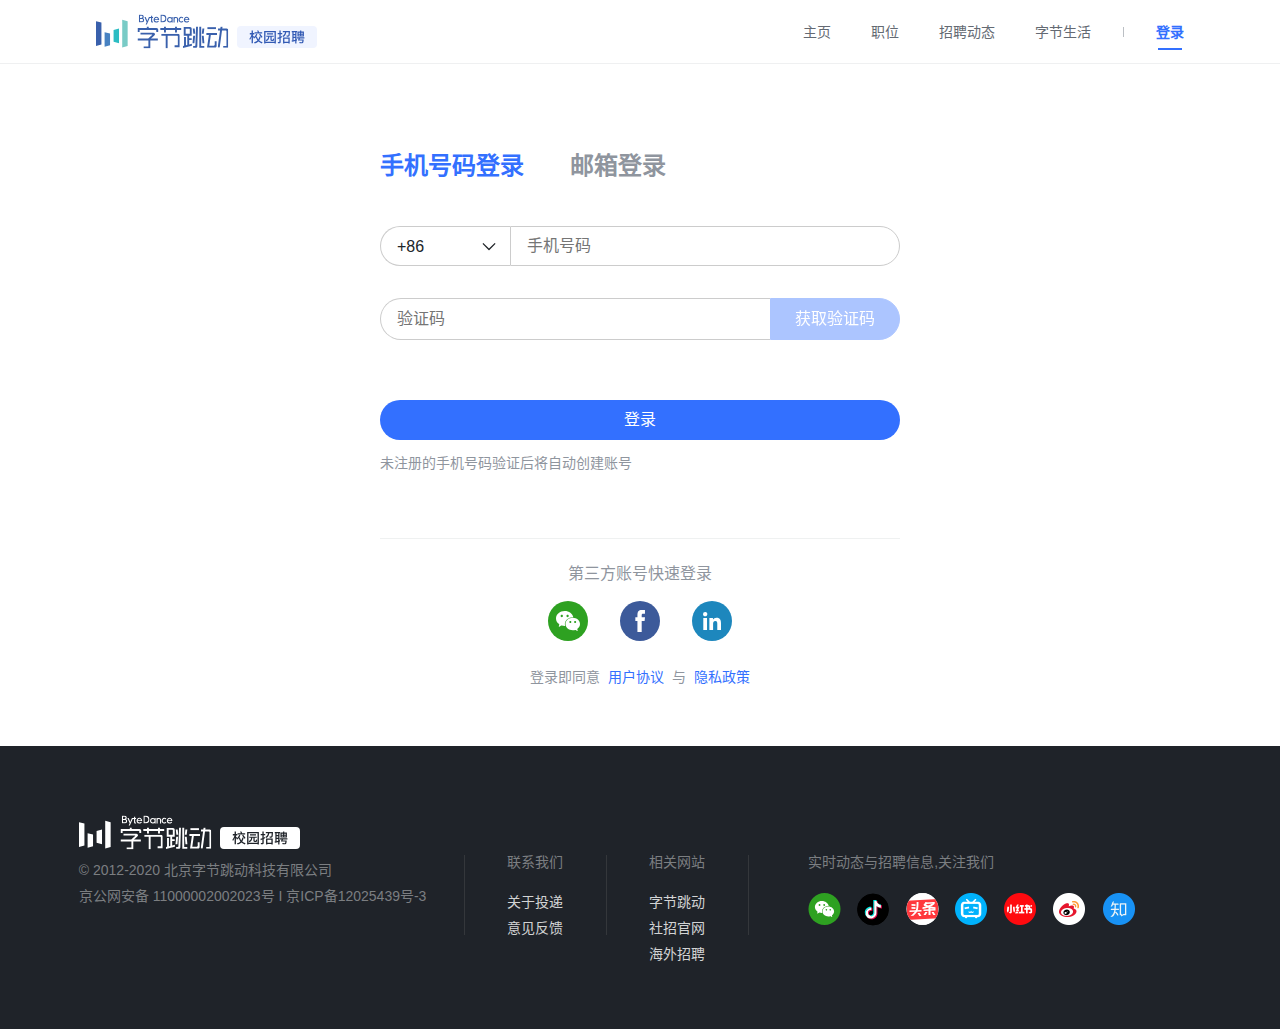
<file: bytedance/pages/login.html>
<!DOCTYPE html>
<html lang="zh-CN">

  <head>
    <meta charset="UTF-8" />
    <meta http-equiv="X-UA-Compatible"
          content="IE=edge,chrome=1" />
    <meta name="renderer"
          content="webkit" />
    <meta name="description"
          content="" />
    <meta name="keyword"
          content="" />
    <meta name="viewport"
          content="width=device-width, initial-scale=1.0, maximum-scale=1.0, user-scalable=yes, shrink-to-fit=no" />
    <meta name="author"
          content="DCanmera" />
    <title>登录 - 加入字节跳动</title>
    <link rel="shortcut icon"
          href="../favicon.ico"
          type="image/x-icon" />
    <link rel="stylesheet"
          href="../css/reset.css" />
    <link rel="stylesheet"
          href="../libs/bootstrap/bootstrap.min.css" />
    <link rel="stylesheet"
          href="../css/common.css" />
    <link rel="stylesheet"
          href="../css/login.css">
    <script src="../libs/jquery/jquery.min.js"></script>
    <script src="../libs/bootstrap/popper.min.js"></script>
    <script src="../libs/bootstrap/bootstrap.min.js"></script>
    <script src="../js/common.js"></script>
    <script src="../js/login.js"></script>

  </head>

  <body>
    <!-- 头部栏start -->
    <div class="wrapper">
      <div class="header">
        <div class="logo">
          <h1>
            <a href="../index.html"
               class="show">
              <svg width="221"
                   height="35"
                   fill="none">
                <mask id="logo-color_svg__a"
                      maskUnits="userSpaceOnUse"
                      x="42"
                      y="0"
                      width="7"
                      height="9">
                  <path fill-rule="evenodd"
                        clip-rule="evenodd"
                        d="M42.856.625h5.404v7.767h-5.404V.625z"
                        fill="#fff">
                  </path>
                </mask>
                <g mask="url(#logo-color_svg__a)">
                  <path fill-rule="evenodd"
                        clip-rule="evenodd"
                        d="M44.033 4.952h1.434c.53 0 .934.102 1.199.302.26.197.387.481.387.868 0 .394-.13.681-.398.88-.274.202-.686.304-1.227.304h-1.395V4.952zm2.19-1.358c-.227.194-.558.291-.983.291h-1.207V1.671h1.139c.468 0 .821.095 1.05.283.227.186.337.456.337.829 0 .354-.11.62-.335.811zm.723.623c.22-.152.396-.337.527-.55a1.68 1.68 0 0 0 .25-.893c0-.387-.09-.74-.268-1.048a2.131 2.131 0 0 0-.777-.769 2.212 2.212 0 0 0-.752-.256A7.418 7.418 0 0 0 44.73.624h-1.875v7.768h2.848c.72 0 1.333-.214 1.818-.636.49-.425.738-.958.738-1.581 0-.5-.13-.927-.385-1.27-.22-.296-.533-.527-.929-.688z"
                        fill="#3960AC">
                  </path>
                </g>
                <path fill-rule="evenodd"
                      clip-rule="evenodd"
                      d="M56.173 1.727h-1.12v1.268h-2.121l-1.384 3.351a6.43 6.43 0 0 0-.132.371c-.037.115-.08.246-.13.392a17.982 17.982 0 0 0-.12-.406 3.25 3.25 0 0 0-.12-.356L49.68 2.995h-1.243l2.213 5.3-.956 2.255h1.145l2.892-6.585h1.321v3.25c0 .462.11.8.326 1.003.215.202.57.305 1.059.305h.615V7.45h-.581c-.109 0-.186-.024-.23-.073-.046-.052-.07-.144-.07-.274V3.965h.881v-.97h-.88V1.727zM59.228 4.268a1.67 1.67 0 0 1 1.115-.395c.425 0 .792.13 1.087.387.27.234.441.537.511.903H58.71c.065-.357.24-.657.518-.895zm1.125-1.403c-.82 0-1.496.267-2.006.794-.509.526-.767 1.223-.767 2.071 0 .359.062.707.184 1.034.124.328.303.621.533.871.264.283.583.504.949.658.365.153.764.23 1.184.23.509 0 .972-.096 1.38-.285a3.374 3.374 0 0 0 1.123-.881L63 7.28l-.815-.654-.061.07c-.232.267-.49.47-.768.606a2.02 2.02 0 0 1-.895.203c-.497 0-.913-.142-1.236-.421a1.47 1.47 0 0 1-.516-.99h4.467v-.166c0-.911-.262-1.657-.779-2.216-.518-.563-1.206-.847-2.043-.847z"
                      fill="#3960AC">
                </path>
                <mask id="logo-color_svg__b"
                      maskUnits="userSpaceOnUse"
                      x="64"
                      y="0"
                      width="7"
                      height="9">
                  <path fill-rule="evenodd"
                        clip-rule="evenodd"
                        d="M64.41.625h6.113v7.767H64.41V.625z"
                        fill="#fff">
                  </path>
                </mask>
                <g mask="url(#logo-color_svg__b)">
                  <path fill-rule="evenodd"
                        clip-rule="evenodd"
                        d="M66.225 7.306h-.627V1.715h.627c1.029 0 1.812.236 2.328.702.513.465.773 1.17.773 2.094 0 .922-.26 1.625-.773 2.09-.516.468-1.3.705-2.328.705zm3.154-5.692c-.755-.657-1.866-.99-3.303-.99H64.41v7.768h1.666c1.437 0 2.548-.332 3.303-.99.76-.659 1.144-1.632 1.144-2.891 0-1.262-.385-2.238-1.144-2.897z"
                        fill="#3960AC">
                  </path>
                </g>
                <path fill-rule="evenodd"
                      clip-rule="evenodd"
                      d="M75.1 4.402c.32.333.48.765.48 1.284 0 .523-.16.956-.48 1.288-.318.33-.73.497-1.227.497-.496 0-.908-.167-1.226-.495-.32-.33-.48-.763-.48-1.29 0-.522.161-.956.48-1.286.318-.331.73-.498 1.226-.498s.909.168 1.227.5zm.5-.725a2.444 2.444 0 0 0-.71-.529 2.577 2.577 0 0 0-1.142-.254c-.817 0-1.485.258-1.984.77-.499.51-.751 1.187-.751 2.013 0 .38.064.74.19 1.066.127.327.318.624.568.884a2.735 2.735 0 0 0 1.977.833c.42 0 .797-.08 1.124-.24.248-.12.468-.288.66-.5v.673h1.115V2.995H75.6v.682zM80.074 2.894c-.304 0-.592.06-.856.18-.201.091-.398.22-.586.386v-.465h-1.104v5.397h1.104V5.41c0-.511.109-.898.323-1.148.21-.245.533-.37.96-.37.373 0 .638.112.81.34.174.235.262.619.262 1.14v3.02h1.115V5.28c0-.733-.182-1.32-.541-1.742-.363-.428-.863-.644-1.487-.644zM86.566 6.967c-.14.177-.308.312-.504.402-.197.09-.428.136-.687.136-.482 0-.862-.164-1.163-.5-.3-.335-.452-.775-.452-1.309 0-.534.154-.977.456-1.316.305-.342.684-.507 1.159-.507.243 0 .463.04.651.12.188.08.357.206.504.374l.074.084.722-.834-.07-.064a2.583 2.583 0 0 0-.848-.518 2.996 2.996 0 0 0-1.033-.17c-.397 0-.768.066-1.1.197-.335.133-.632.33-.88.586a2.7 2.7 0 0 0-.6.924 3.077 3.077 0 0 0-.203 1.124c0 .4.068.778.203 1.122.135.345.336.655.599.92.247.254.543.45.88.584.336.134.707.201 1.101.201.384 0 .736-.06 1.044-.178.309-.119.606-.309.885-.564l.07-.064-.735-.844-.073.094zM89.474 4.268a1.67 1.67 0 0 1 1.115-.395c.426 0 .792.13 1.088.387.27.234.44.537.51.903h-3.231c.066-.357.24-.657.518-.895zm3.946 1.66c0-.911-.261-1.657-.778-2.216-.518-.563-1.205-.847-2.043-.847-.821 0-1.496.267-2.006.794-.51.526-.767 1.223-.767 2.071 0 .359.062.707.184 1.034.124.328.303.621.534.871.263.284.581.504.948.658.365.153.765.23 1.185.23.508 0 .972-.096 1.379-.285a3.38 3.38 0 0 0 1.123-.881l.066-.077-.814-.654-.061.07c-.233.267-.492.47-.77.606a2.015 2.015 0 0 1-.894.203c-.497 0-.912-.142-1.236-.421-.3-.26-.47-.584-.516-.99h4.466v-.166zM0 7.212v24.726h.002l5.427-1.394V8.606L0 7.212z"
                      fill="#3960AC">
                </path>
                <path fill-rule="evenodd"
                      clip-rule="evenodd"
                      d="M31.645 31.992l-5.429 1.394V5.764l5.429 1.394v24.834z"
                      fill="#79CBC6">
                </path>
                <path fill-rule="evenodd"
                      clip-rule="evenodd"
                      d="M8.608 32.689l5.428-1.394V19.521l-5.428-1.394V32.69z"
                      fill="#4882C2">
                </path>
                <path fill-rule="evenodd"
                      clip-rule="evenodd"
                      d="M17.585 15.972l5.43-1.394v14.561l-5.43-1.394V15.971z"
                      fill="#2CBDC3">
                </path>
                <mask id="logo-color_svg__c"
                      maskUnits="userSpaceOnUse"
                      x="41"
                      y="12"
                      width="92"
                      height="23">
                  <path fill-rule="evenodd"
                        clip-rule="evenodd"
                        d="M41.184 12.031h91.186v22.464H41.184V12.031z"
                        fill="#fff">
                  </path>
                </mask>
                <g mask="url(#logo-color_svg__c)">
                  <path fill-rule="evenodd"
                        clip-rule="evenodd"
                        d="M111.423 15.09h8.545v-1.9h-8.545v1.9z"
                        fill="#3960AC">
                  </path>
                  <mask id="logo-color_svg__d"
                        maskUnits="userSpaceOnUse"
                        x="121"
                        y="12"
                        width="12"
                        height="22">
                    <path fill-rule="evenodd"
                          clip-rule="evenodd"
                          d="M121.689 12.624h10.68v21.154h-10.68V12.624z"
                          fill="#fff">
                    </path>
                  </mask>
                  <g mask="url(#logo-color_svg__d)">
                    <path fill-rule="evenodd"
                          clip-rule="evenodd"
                          d="M130.636 14.508h-4.366l.294-1.884h-1.918l-.301 1.884h-2.387v1.9h2.118l-2.387 17.145h1.998l2.322-17.145h3.86a.6.6 0 0 1 .6.6v14.87h-3.249v1.9h5.149V16.243c0-.957-.777-1.735-1.733-1.735z"
                          fill="#3960AC">
                    </path>
                  </g>
                  <path fill-rule="evenodd"
                        clip-rule="evenodd"
                        d="M110.389 21h2.512l-1.87 12.552h7.977c.892 0 1.615-.723 1.615-1.615V27.21h-1.9v3.664c0 .43-.349.778-.779.778h-4.643L114.825 21h6.177v-1.9h-10.613V21zM99.274 19.741l-.605-5.235h-1.902l.605 5.235h1.902zM99.097 21.778h-1.902l-.678 7.395h1.9l.68-7.395zM108.308 14.506h-1.902l-.605 5.235h1.902l.605-5.235zM105.805 21.778l.682 7.395h1.9l-.681-7.395h-1.901z"
                        fill="#3960AC">
                  </path>
                  <path fill-rule="evenodd"
                        clip-rule="evenodd"
                        d="M105.199 12.733H103.3v21.126h4.988v-1.9h-3.089V12.733zM99.424 31.31a.65.65 0 0 1-.65.649H97.13v1.9h2.46c.956 0 1.733-.778 1.733-1.729l.644-19.397h-1.9l-.643 18.576zM93.817 15.318v4.46h-4.18v-4.942h3.698c.266 0 .482.216.482.482zm-.642 10.743h2.542v-1.9h-2.542v-2.484h2.542v-7.03c0-.943-.769-1.71-1.711-1.71h-6.269v8.74h3.539v9.253l-1.33.346V23.08h-1.899v8.692l-1.061.276v1.964l8.91-2.321v-1.964l-2.72.709v-4.374z"
                        fill="#3960AC">
                  </path>
                  <mask id="logo-color_svg__e"
                        maskUnits="userSpaceOnUse"
                        x="65"
                        y="19"
                        width="19"
                        height="16">
                    <path fill-rule="evenodd"
                          clip-rule="evenodd"
                          d="M65.21 19.79h18.54v14.705H65.21V19.79z"
                          fill="#fff">
                    </path>
                  </mask>
                  <g mask="url(#logo-color_svg__e)">
                    <path fill-rule="evenodd"
                          clip-rule="evenodd"
                          d="M82.015 19.79H65.21v1.9h4.506v12.805h1.9V21.69h9.662c.316 0 .573.257.573.572v9.08H78.6v1.9h5.15V21.525c0-.957-.778-1.735-1.735-1.735z"
                          fill="#3960AC">
                    </path>
                  </g>
                  <path fill-rule="evenodd"
                        clip-rule="evenodd"
                        d="M80.941 12.733h-1.9v1.356h-9.122v-1.356h-1.9v1.356h-3.706v1.9h3.706v2.546h1.9v-2.546h9.122v2.546h1.9v-2.546h4.25v-1.9h-4.25v-1.356zM60.473 14.089h-7.755v-1.356h-1.9v1.356h-9.11v3.927h1.899v-2.027h16.198c.277 0 .502.225.502.502v1.525h1.9v-2.192c0-.957-.778-1.735-1.734-1.735zM58.536 21.3c.442-.419.584-1.09.353-1.67-.247-.619-.839-.973-1.627-.973h-12.77v1.9h11.442c.122 0 .18.064.208.119a.363.363 0 0 1-.03.347l-3.893 3.588H41.708v1.9h10.696v5.875h-4.722v1.9h6.621V26.51h7.526v-1.9h-6.837a551.84 551.84 0 0 0 3.544-3.31z"
                        fill="#3960AC">
                  </path>
                </g>
                <g clip-path="url(#logo-color_svg__clip0)">
                  <path fill-rule="evenodd"
                        clip-rule="evenodd"
                        d="M141 16a4 4 0 0 1 4-4h72a4 4 0 0 1 4 4v14a4 4 0 0 1-4 4h-72a4 4 0 0 1-4-4V16z"
                        fill="#F0F4FF">
                  </path>
                  <path d="M153.812 19.124v1.274h1.736a11.972 11.972 0 0 1-2.114 4.27l.56 1.442a16.563 16.563 0 0 0 1.61-3.318v6.58h1.33v-6.734c.336.56.714 1.274 1.148 2.114l.7-1.008.294.21c.252-.308.518-.63.77-.966a7.43 7.43 0 0 0 1.61 3.458c-.882.882-2.044 1.512-3.5 1.89l.77 1.19c1.484-.42 2.716-1.12 3.696-2.1.896.784 2.044 1.456 3.444 2.016l.686-1.19c-1.33-.504-2.436-1.12-3.304-1.848.672-1.008 1.148-2.254 1.414-3.71l-1.26-.252c-.21 1.148-.588 2.156-1.134 2.996a5.938 5.938 0 0 1-1.302-2.898l-1.022.308c.518-.742.994-1.568 1.414-2.464l-1.106-.546a13.299 13.299 0 0 1-2.016 3.122 55.542 55.542 0 0 0-1.302-1.526v-1.036h1.344v-1.274h-1.344v-2.576h-1.33v2.576h-1.792zm4.746-.91v1.288h7.616v-1.288h-3.038a19.532 19.532 0 0 0-.742-1.82l-1.344.224c.28.49.532 1.022.756 1.596h-3.248zm5.558 1.554l-1.036.644c.98 1.26 1.764 2.408 2.338 3.444l1.106-.756c-.56-.952-1.372-2.072-2.408-3.332zm15.75-2.716h-11.732v12.39h1.33v-.504h9.072v.504h1.33v-12.39zm-10.402 10.71v-9.506h9.072v9.506h-9.072zm1.554-8.484v1.176h5.978v-1.176h-5.978zm-.798 2.394v1.176h1.96c-.112.784-.322 1.4-.63 1.876-.392.588-1.008 1.05-1.82 1.372l.616 1.064c.994-.42 1.736-1.008 2.212-1.736.406-.616.672-1.484.812-2.576h1.064v2.87c0 .35.098.644.322.882.196.224.476.336.868.336h1.022c.504-.014.854-.098 1.05-.266.196-.196.35-.812.476-1.876l-1.092-.364c-.056.798-.14 1.232-.28 1.302a.639.639 0 0 1-.406.126h-.378c-.252 0-.364-.14-.364-.42v-2.59h2.128v-1.176h-7.56zm23.492 1.736h-6.65v6.006h1.316v-.49h4.018v.49h1.316v-6.006zm-5.334 4.242v-2.954h4.018v2.954h-4.018zm-5.068 1.638c.924 0 1.386-.462 1.386-1.386v-3.92c.448-.224.91-.448 1.358-.7v-1.344c-.448.252-.896.476-1.358.7v-2.38h1.54v-1.274h-1.54v-2.45h-1.316v2.45h-1.68v1.274h1.68v2.926c-.644.238-1.302.434-1.96.588l.364 1.386a74.043 74.043 0 0 0 1.596-.602v3.01c0 .336-.182.504-.532.504a9.95 9.95 0 0 1-1.092-.07l.294 1.288h1.26zm5.698-11.032c-.182.854-.434 1.554-.77 2.1-.42.616-1.036 1.176-1.862 1.68l.812 1.05c.98-.644 1.708-1.358 2.198-2.142.378-.672.686-1.568.924-2.688h2.352c-.028 1.484-.112 2.394-.224 2.744-.14.364-.448.546-.924.574-.28-.028-.644-.056-1.092-.084l.322 1.162c.406.042.756.07 1.064.07.77 0 1.316-.266 1.652-.798.308-.546.476-2.184.49-4.928h-7.126v1.26h2.184zm12.446-.644v5.012h6.454v-5.012h-2.618v-1.008h-1.218v1.008h-2.618zm5.25 3.948h-1.414v-.91h1.414v.91zm-2.632 0h-1.442v-.91h1.442v.91zm-1.442-1.918v-.952h1.442v.952h-1.442zm2.66-.952h1.414v.952h-1.414v-.952zm-4.48 4.634v1.162h1.834l-.77 2.044h4.508c-.07.728-.168 1.19-.294 1.4-.154.182-.532.28-1.12.28-.504 0-1.078-.042-1.722-.112l.42 1.134c.462.056.98.098 1.568.098.91 0 1.526-.182 1.848-.518.308-.364.518-1.484.616-3.388h-4.186l.42-.938h4.48v-1.162h-7.602zm-5.054-6.328v1.232h.616v8.218l-.798.126.308 1.274a52.682 52.682 0 0 0 3.332-.826v2.422h1.232v-2.8c.182-.056.364-.126.56-.182v-1.288a6.58 6.58 0 0 1-.56.196v-7.14h.658v-1.232h-5.348zm1.834 9.198v-2.142h1.624v1.722c-.532.154-1.064.294-1.624.42zm0-3.346v-1.694h1.624v1.694h-1.624zm0-2.898v-1.722h1.624v1.722h-1.624z"
                        fill="#325AB4">
                  </path>
                </g>
                <defs>
                  <clipPath id="logo-color_svg__clip0">
                    <path fill="#fff"
                          d="M141 12h80v22h-80z">
                    </path>
                  </clipPath>
                </defs>
              </svg>
            </a>
          </h1>
        </div>

        <div class="nav">
          <ul>
            <li><a href="../index.html">主页</a></li>
            <li><a href="../pages/job.html">职位</a></li>
            <li><a href="../pages/recruitmentNews.html">招聘动态</a></li>
            <li><a href="../pages/byteLife.html">字节生活</a></li>
            <li class="next-item nav-active">
              <a href="../pages/login.html">登录</a>
            </li>
          </ul>
        </div>
      </div>
    </div>
    <!-- 头部栏end -->

    <!-- 内容栏start -->
    <div class="main">
      <section class="layout">
        <main class="main-content">
          <div class="loginwrapper">
            <div class="loginpage">
              <div class="loginpage-container">
                <!-- 顶部登录选项 -->
                <div class="headertop">
                  <!-- 手机登录选项 -->
                  <div class="phonelogin">
                    手机号码登录
                  </div>
                  <!-- 邮箱登录选项 -->
                  <div class="emaillogin">
                    邮箱登录
                  </div>
                </div>
                <!-- 手机登录内容 -->
                <div class="mobielogin">
                  <div class="mobiecontainer">
                    <!-- 手机登录选项 -->
                    <form class="mobieform">
                      <!-- 手机号码 -->
                      <div class="phonenumber">
                        <!-- 地区选择 -->
                        <div class="phoneselect">
                          <span class="placenum">+86</span>
                          <svg class="plone-icon"
                               index="1"
                               viewBox="0 0 1024 1024"
                               version="1.1"
                               xmlns="http://www.w3.org/2000/svg"
                               p-id="12165"
                               xmlns:xlink="http://www.w3.org/1999/xlink"
                               width="1em"
                               height="1em">
                            <path fill="currentColor"
                                  d="M512 676.266667l347.733333-347.733334c8.533333-8.533333 21.333333-8.533333 29.866667 0l29.866667 29.866667c8.533333 8.533333 8.533333 21.333333 0 29.866667L541.866667 768c-17.066667 17.066667-42.666667 17.066667-59.733334 0L104.533333 390.4c-8.533333-8.533333-8.533333-21.333333 0-29.866667l29.866667-29.866666c8.533333-8.533333 21.333333-8.533333 29.866667 0L512 676.266667z"
                                  p-id="12166">
                            </path>
                          </svg>

                          <!-- 地区选择下拉框 -->
                          <div class="selectbox">
                            <!-- 左边选择框 -->
                            <div class="leftselect">
                              <ul>
                                <li>选择国家/地区</li>
                                <li class="active">中国大陆 +86</li>
                                <li>中国澳门 <span>+853</span></li>
                                <li>法国 +33</li>
                                <li>德国 +49</li>
                                <li>印度 +91</li>
                                <li>美利坚合众国 +1</li>
                                <li>日本 +81</li>
                                <li>爱尔兰 +353</li>
                                <li>越南 +84</li>
                                <li>加南大 +1</li>
                                <li>中国大陆 +86</li>
                                <li>中国澳门 <span>+853</span></li>
                                <li>法国 +33</li>
                                <li>德国 +49</li>
                                <li>印度 +91</li>
                                <li>美利坚合众国 +1</li>
                                <li>日本 +81</li>
                                <li>爱尔兰 +353</li>
                                <li>中国大陆 +86</li>
                                <li>中国澳门 <span>+853</span></li>
                                <li>法国 +33</li>
                                <li>德国 +49</li>
                                <li>印度 +91</li>
                                <li>美利坚合众国 +1</li>
                                <li>日本 +81</li>
                                <li>爱尔兰 +353</li>
                                <li>越南 +84</li>
                                <li>加南大 +1</li>
                                <li>中国澳门 <span>+853</span></li>
                                <li>法国 +33</li>
                                <li>德国 +49</li>
                                <li>印度 +91</li>
                                <li>美利坚合众国 +1</li>
                                <li>日本 +81</li>
                                <li>中国澳门 <span>+853</span></li>
                                <li>法国 +33</li>
                                <li>德国 +49</li>
                                <li>印度 +91</li>
                                <li>美利坚合众国 +1</li>
                                <li>日本 +81</li>
                                <li>爱尔兰 +353</li>
                                <li>越南 +84</li>
                                <li>加南大 +1</li>
                                <li>中国大陆 +86</li>
                                <li>中国澳门 <span>+853</span></li>
                                <li>法国 +33</li>
                                <li>德国 +49</li>
                                <li>印度 +91</li>
                                <li>美利坚合众国 +1</li>
                                <li>日本 +81</li>
                                <li>爱尔兰 +353</li>
                                <li>中国大陆 +86</li>
                                <li>中国澳门 <span>+853</span></li>
                                <li>法国 +33</li>
                                <li>德国 +49</li>
                                <li>印度 +91</li>
                                <li>美利坚合众国 +1</li>
                                <li>日本 +81</li>
                                <li>爱尔兰 +353</li>
                                <li>越南 +84</li>
                                <li>加南大 +1</li>
                                <li>中国澳门 <span>+853</span></li>
                                <li>法国 +33</li>
                                <li>德国 +49</li>
                                <li>印度 +91</li>
                                <li>美利坚合众国 +1</li>
                                <li>日本 +81</li>
                                <li>爱尔兰 +353</li>
                                <li>中国大陆 +86</li>
                                <li>中国澳门 <span>+853</span></li>
                                <li>法国 +33</li>
                                <li>德国 +49</li>
                                <li>印度 +91</li>
                                <li>美利坚合众国 +1</li>
                                <li>日本 +81</li>
                                <li>爱尔兰 +353</li>
                                <li>越南 +84</li>
                                <li>加南大 +1</li>
                              </ul>
                            </div>
                          </div>
                        </div>
                        <!-- 手机输入 -->
                        <div class="phonenum">
                          <input type="text"
                                 placeholder="手机号码">
                        </div>
                      </div>

                      <!-- 验证码 -->
                      <div class="checknum">
                        <input type="text"
                               class="checkinput"
                               placeholder="验证码">
                        <input type="button"
                               class="sendnum"
                               value="获取验证码">
                      </div>
                    </form>
                  </div>
                  <!-- 登录按钮 -->
                  <input type="button"
                         class="loginbtn"
                         value="登录">
                  <!-- 手机登录注册提示 -->
                  <div class="mobileLoginTip">未注册的手机号码验证后将自动创建账号</div>
                </div>

                <!-- 邮箱登录内容 -->
                <div class="emailogin">
                  <div class="emailcontainer">
                    <!-- 邮箱 -->
                    <div class="emailinp">
                      <input type="text"
                             placeholder="邮箱">
                    </div>
                    <!-- 密码 -->
                    <div class="pwdinp">
                      <input type="password"
                             placeholder="密码"
                             value>
                      <div class="password-showPwd openEye">
                        <svg class="openEye_svg__icon"
                             viewBox="0 0 1365 1024"
                             width="16"
                             height="16">
                          <path fill="currentColor"
                                d="M681.813 881.75c184.235 0 354.731-117.163 512.854-370.518C1040.64 258.816 870.4 142.251 681.813 142.251S323.67 258.73 170.667 511.147c157.013 253.44 326.997 370.517 511.146 370.517zm0-853.334c232.363 0 431.958 144.384 598.614 433.152l.853 1.45.853 1.451c14.934 26.198 16.384 57.856 4.438 85.078l-5.12 10.069c-171.008 290.645-370.944 435.968-599.723 435.968-220.587 0-413.867-135.168-579.755-405.504l-16.469-27.477a101.035 101.035 0 0 1 1.28-104.534c165.12-286.378 363.52-429.653 594.944-429.653zm.854 256a227.584 227.584 0 1 0 0 455.168 227.584 227.584 0 0 0 0-455.168zm0 113.835a113.75 113.75 0 1 1 0 227.498 113.75 113.75 0 0 1 0-227.498z">
                          </path>
                        </svg>
                      </div>
                      <div class="password-showPwd closeEye">
                        <svg class="closeEye_svg__icon"
                             viewBox="0 0 2048 1024"
                             width="16"
                             height="16">
                          <path fill="currentColor"
                                d="M1024 731.429c-64.073 0-126.83-5.12-187.685-14.629L787.75 897.902a48.713 48.713 0 0 1-59.685 34.523l-94.208-25.161a48.713 48.713 0 0 1-34.523-59.83l47.542-177.445A1083.392 1083.392 0 0 1 424.96 565.687L269.897 720.75a48.713 48.713 0 0 1-68.9 0l-69.047-69.047a48.713 48.713 0 0 1 0-69.047l136.484-136.485A883.127 883.127 0 0 1 92.891 219.43a85.138 85.138 0 0 1 17.847-102.84c23.845-21.942 40.814-36.57 55.589-51.346l2.926-2.925a43.886 43.886 0 0 1 71.24 12.727C361.912 347.282 652.728 536.43 1024 536.43c355.767 0 653.312-184.028 772.827-436.517 3.219-6.875 6.73-15.214 10.68-24.868a41.399 41.399 0 0 1 67.73-13.898l62.61 62.757a84.846 84.846 0 0 1 15.067 99.328A892.343 892.343 0 0 1 1766.4 458.167l124.49 124.489c19.016 19.017 19.016 49.883 0 69.047l-68.901 68.9a48.713 48.713 0 0 1-69.047 0L1607.534 575.05c-63.927 38.034-133.12 70.071-206.41 95.086l47.543 177.298a48.713 48.713 0 0 1-34.523 59.831l-94.208 25.161a48.713 48.713 0 0 1-59.685-34.523L1211.685 716.8c-60.855 9.509-123.612 14.629-187.685 14.629z">
                          </path>
                        </svg>
                      </div>
                    </div>
                    <div class="emailLogin-forgetPassword">
                      <a href="https://job.bytedance.com/campus/resetPassword"
                         target="_self">
                        忘记密码？
                      </a>
                    </div>
                  </div>
                  <!-- 登录按钮 -->
                  <input type="button"
                         class="loginbtn"
                         value="登录">
                  <!-- 手机登录注册提示 -->
                  <div class="emailLogin-noAccount">
                    没有邮箱账号？
                    <a class="emailLogin-createAccount"
                       href="https://job.bytedance.com/campus/createaccount"
                       target="_self">创建账号</a>
                  </div>
                </div>

                <!-- 第三方登录 -->
                <div class="thirdPartyLogin">
                  <p class="thirdPartyLogin-text">第三方账号快速登录</p>
                  <div class="thirdPartyLogin-icons">
                    <a href="javascript:;"
                       class="wechat">
                      <svg width="40"
                           height="40">
                        <g fill="none"
                           fill-rule="evenodd">
                          <rect width="40"
                                height="40"
                                fill="currentColor"
                                rx="20"></rect>
                          <path fill="#FFF"
                                d="M27.142 22.1c.543 0 .983-.452.983-1.01s-.44-1.011-.983-1.011c-.543 0-.983.453-.983 1.01 0 .56.44 1.012.983 1.012zm-4.8 0c.543 0 .983-.452.983-1.01s-.44-1.011-.983-1.011c-.543 0-.983.453-.983 1.01 0 .56.44 1.012.983 1.012zm-2.747-5.856c.639 0 1.157-.533 1.157-1.19 0-.656-.518-1.189-1.157-1.189s-1.156.533-1.156 1.19c0 .656.517 1.189 1.156 1.189zm-5.812 0c.639 0 1.157-.533 1.157-1.19 0-.656-.518-1.189-1.157-1.189s-1.156.533-1.156 1.19c0 .656.517 1.189 1.156 1.189zm13.847 12.73a.5.5 0 0 0-.406-.048c-.77.24-1.6.37-2.467.37-4 0-7.244-2.782-7.244-6.214 0-3.432 3.243-6.214 7.244-6.214 4 0 7.243 2.782 7.243 6.214 0 1.895-.99 3.593-2.55 4.732a.385.385 0 0 0-.142.406l.34 1.338c.103.4-.099.558-.447.35l-1.571-.935zm-13.86-4.512a10.015 10.015 0 0 0 3.402.423 5.845 5.845 0 0 1-.295-1.833c0-3.744 3.567-6.779 7.966-6.779.154 0 .307.004.459.011-.653-3.56-4.254-6.284-8.598-6.284C11.897 10 8 13.334 8 17.448c0 2.26 1.178 4.287 3.037 5.653a.538.538 0 0 1 .199.568l-.41 1.57c-.123.473.113.658.525.41l1.864-1.118a.686.686 0 0 1 .555-.07z">
                          </path>
                        </g>
                      </svg>
                    </a>
                    <!-- 二维码 -->
                    <div class="code">
                      <div class="login-content">
                        <img src="../images/qr-code/bilibili_qrcode.png" />
                        <div class="title">微信登录</div>
                      </div>
                    </div>
                    <a href="https://www.facebook.com/v3.2/dialog/oauth?client_id=226703218004048&redirect_uri=https%3A%2F%2Fjob.bytedance.com%2Fapi%2Fv1%2Fopen%2Fportal%2Foauth%2Ffacebook%2Fcallback&response_type=code&state=zfHfLWFr1qpLeQCJ5rydf7xkhTUag8Bdxtm3ig6---Y%3D"
                       target="_self"
                       class="facebook">
                      <svg viewBox="0 0 40 40">
                        <g fill="none"
                           fill-rule="evenodd">
                          <rect width="40"
                                height="40"
                                fill="currentColor"
                                rx="20">
                          </rect>
                          <path fill="#FFF"
                                fill-rule="nonzero"
                                d="M21.692 8.952c-.662 0-1.286.078-2.022.39-1.507.664-2.242 2.148-2.242 4.53v2.302h-2.095V20h2.095v11.048h4.264V20h2.904L25 16.174h-3.308v-1.717c0-.547.037-.937.184-1.132.183-.352.551-.508 1.14-.508h1.947V8.991h-3.271v-.039z">
                          </path>
                        </g>
                      </svg>
                    </a>
                    <a href="https://www.linkedin.com/uas/login?session_redirect=%2Foauth%2Fv2%2Flogin-success%3Fapp_id%3D5338735%26auth_type%3DAC%26flow%3D%257B%2522creationTime%2522%253A1601874355736%252C%2522state%2522%253A%2522u5BvDHZrzP-mS6V_5GxUfq_t6f3zxL8xbm1os7xhi8Y%253D%2522%252C%2522scope%2522%253A%2522r_liteprofile%2522%252C%2522appId%2522%253A5338735%252C%2522authorizationType%2522%253A%2522OAUTH2_AUTHORIZATION_CODE%2522%252C%2522redirectUri%2522%253A%2522https%253A%252F%252Fjob.bytedance.com%252Fapi%252Fv1%252Fopen%252Fportal%252Foauth%252Flinkedin%252Fcallback%2522%252C%2522currentStage%2522%253A%2522LOGIN_SUCCESS%2522%252C%2522currentSubStage%2522%253A0%252C%2522authFlowName%2522%253A%2522generic-permission-list%2522%257D&fromSignIn=1&trk=oauth&cancel_redirect=%2Foauth%2Fv2%2Flogin-cancel%3Fapp_id%3D5338735%26auth_type%3DAC%26flow%3D%257B%2522creationTime%2522%253A1601874355736%252C%2522state%2522%253A%2522u5BvDHZrzP-mS6V_5GxUfq_t6f3zxL8xbm1os7xhi8Y%253D%2522%252C%2522scope%2522%253A%2522r_liteprofile%2522%252C%2522appId%2522%253A5338735%252C%2522authorizationType%2522%253A%2522OAUTH2_AUTHORIZATION_CODE%2522%252C%2522redirectUri%2522%253A%2522https%253A%252F%252Fjob.bytedance.com%252Fapi%252Fv1%252Fopen%252Fportal%252Foauth%252Flinkedin%252Fcallback%2522%252C%2522currentStage%2522%253A%2522LOGIN_SUCCESS%2522%252C%2522currentSubStage%2522%253A0%252C%2522authFlowName%2522%253A%2522generic-permission-list%2522%257D"
                       target="_self"
                       class="in">
                      <svg viewBox="0 0 40 40">
                        <g fill="none"
                           fill-rule="evenodd">
                          <rect width="40"
                                height="40"
                                fill="currentColor"
                                rx="20"></rect>
                          <path fill="#FFF"
                                fill-rule="nonzero"
                                d="M11.295 16.973h3.738V29h-3.738V16.973zM13.164 11a2.172 2.172 0 0 1 2.013 1.335c.339.81.153 1.745-.469 2.366a2.175 2.175 0 0 1-2.37.469A2.168 2.168 0 0 1 11 13.16 2.156 2.156 0 0 1 13.164 11zm4.213 5.973h3.574v1.636H21a3.936 3.936 0 0 1 3.525-1.93c3.786 0 4.475 2.486 4.475 5.726V29h-3.721v-5.842c0-1.407-.033-3.19-1.951-3.19-1.918 0-2.23 1.505-2.23 3.076V29h-3.72V16.973z">
                          </path>
                        </g>
                      </svg>
                    </a>
                  </div>
                  <div class="loginAgreement">
                    登录即同意&nbsp;
                    <a class="useragree">用户协议</a>
                    &nbsp;与&nbsp;
                    <a class="Policy">隐私政策</a>
                  </div>
                </div>
              </div>
            </div>
          </div>
        </main>
      </section>

      <!-- 用户协议弹出框 -->
      <!-- Scrollable modal -->
      <div class="modal fade show useragreebox"
           id="exampleModalScrollable"
           tabindex="-1"
           role="dialog"
           aria-labelledby="exampleModalScrollableTitle"
           aria-modal="true">
        <div class="modalbg"></div>
        <div class="modal-dialog modal-dialog-scrollable">
          <div class="modal-content">
            <div class="modal-header">
              <h5 class="modal-title"
                  id="exampleModalScrollableTitle">用户协议</h5>
              <button type="button"
                      class="close"
                      data-dismiss="modal"
                      aria-label="Close">
                <span aria-hidden="true">×</span>
              </button>
            </div>
            <div class="modal-body">
              <div class="rulePage">
                <div class="rulePage-section daoyan">1、导言</div>
                <div>
                  欢迎你使用字节跳动招聘门户网站（“【字节跳动招聘】”）相关服务！
                  <br />
                  “字节跳动招聘”相关服务，系指公司通过合法拥有并运营的“字节跳动招聘”网站（【
                  <a href="https://job.bytedance.com/"
                     target="_blank">https://job.bytedance.com/
                  </a>】），向你提供的产品与服务。《【字节跳动招聘平台】用户协议》（以下简称“本协议”）是你与公司之间就你登录、使用（以下统称“使用”）“字节跳动招聘”网站及相关服务所订立的协议。<br />
                  为了更好地为你提供服务，请你在开始使用“字节跳动招聘”相关服务之前，认真阅读并充分理解本协议，特别是涉及免除或者限制责任的条款、权利许可和信息使用的条款、同意开通和使用特殊单项服务的条款、法律适用和争议解决条款等。
                  <u>
                    <b>
                      其中，免除或者限制责任条款等重要内容将以加粗形式提示你注意，你应重点阅读。
                    </b>
                  </u>
                  请您理解，根据相关法律规定，若您未满18周岁，我们不会为您提供“字节跳动招聘”相关服务。<br />
                  如你不同意本协议，这将导致我们无法为你提供完整的产品和服务，你也可以选择停止使用。
                  <u>
                    <b>
                      如你自主选择同意或使用“字节跳动招聘”相关服务，则视为你已充分理解本协议，并同意作为本协议的一方当事人接受本协议以及其他与“字节跳动招聘”相关服务相关的协议和规则（包括但不限于《隐私政策》）的约束。
                    </b>
                  </u>
                </div>
                <div class="rulePage-section">2、 “字节跳动招聘”相关服务</div>
                <p>
                  2.1
                  你使用“字节跳动招聘”相关服务，可以通过访问“字节跳动招聘”网站（【<a href="https://job.bytedance.com/"
                     target="_blank">https://job.bytedance.com/
                  </a>】）。<br />
                  2.2
                  除非得到公司事先书面授权，你不得以任何形式对“字节跳动招聘”相关服务进行包括但不限于改编、复制、传播、垂直搜索、镜像或交易等未经授权的访问或使用。<br />
                  2.3
                  你理解，使用“字节跳动招聘”相关服务需自行准备与相关服务有关的终端设备（如电脑、手机等），一旦你在终端设备中访问“字节跳动招聘”的网站，即视为你使用“字节跳动招聘”相关服务。为充分实现“字节跳动招聘”的全部功能，你可能需要将终端设备联网，你理解由你承担所需要的费用（如流量费、上网费等）。<br />
                  2.4
                  公司许可你一项个人的、不可转让的、非独占地和非商业的合法使用“字节跳动招聘”相关服务的权利。本协议未明示授权的其他一切权利仍由公司保留，你在行使该些权利前须另行获得公司的书面许可，同时公司如未行使前述任何权利，并不构成对该权利的放弃。<br />
                  2.5 你无需登录也可开始使用“字节跳动招聘”相关服务，但部分功能或服务可能会受到影响。
                </p>
                <div class="rulePage-section">3、关于“账号”</div>
                <p>
                  3.1
                  “字节跳动招聘”相关服务为你提供了注册通道，你有权选择合法的字符组合作为自己的账号，并自行设置符合安全要求的密码。用户设置的账号、密码是用户用以登录并使用“字节跳动招聘”相关服务的凭证。<br />
                  <u>
                    <b>
                      3.2
                      你理解并承诺，你所设置的账号不得违反国家法律法规及公司的相关规则，不得实施任何侵害国家利益、损害其他公民合法权益，有害社会道德风尚的行为，你的账号名称等注册信息及其他个人信息中不得出现违法和不良信息，未经他人许可不得用他人名义（包括但不限于冒用他人姓名、名称、字号、头像等足以让人引起混淆的方式）开设账号，不得恶意注册“字节跳动招聘”账号（包括但不限于频繁注册、批量注册账号等行为）。公司有权对你提交的信息进行审核。
                    </b>
                  </u>
                  <br />
                  <u>
                    <b>
                      3.3
                      你的账号仅限于你本人使用，未经公司书面同意，禁止以任何形式赠与、借用、出租、转让、售卖或以其他方式许可他人使用该账号。如果公司发现或者有合理理由认为使用者并非账号初始注册人，为保障账号安全，公司有权立即暂停或终止向该注册账号提供服务，或注销该账号。
                    </b>
                  </u>
                  <br />
                  3.4
                  你有责任维护个人账号、密码的安全性与保密性，并对你以注册账号名义所从事的活动承担全部法律责任，包括但不限于你在“字节跳动招聘”相关服务上进行的任何数据修改、言论发表、款项支付等操作行为可能引起的一切法律责任。你应高度重视对账号与密码的保密，在任何情况下不向他人透露账号及密码。若发现他人未经许可使用你的账号或发生其他任何安全漏洞问题时，你应当立即通知公司。<br />
                  3.5
                  在丢失账号或遗忘密码时，你可遵照公司的申诉途径及时申诉请求找回账号或密码。你理解并认可，公司的密码找回机制仅需要识别申诉单上所填资料与系统记录资料具有一致性，而无法识别申诉人是否系真正账号有权使用者。公司特别提醒你应妥善保管你的账号和密码。当你使用完毕后，应安全退出。如因你保管不当等自身原因或其他不可抗因素导致遭受盗号或密码丢失，你将自行承担相应责任。<br />
                  <u>
                    <b>
                      3.6
                      在注册、使用和管理账号时，你应保证注册账号时填写的身份信息的真实性，请你在注册、管理账号时使用真实、准确、合法、有效的相关身份证明材料及必要信息（包括你的姓名及电子邮件地址、联系电话、联系地址等）。依照国家相关法律法规的规定，为使用“字节跳动招聘”相关服务的部分功能，你需要填写真实的身份信息，请你按照相关法律规定完成实名认证，并注意及时更新上述相关信息。若你提交的材料或提供的信息不规范或不符合要求的，则公司有权拒绝为你提供相关功能，你可能无法使用“字节跳动招聘”相关服务或在使用过程中部分功能受到限制。
                    </b>
                  </u>
                  <br />
                  3.7
                  除自行注册“字节跳动招聘”账号外，用户也可授权使用其合法拥有的包括但不限于公司和/或其关联公司其他软件用户账号，以及第三方软件用户账号登录使用“字节跳动招聘”相关服务，但第三方软件或平台对此有限制或禁止的除外。当用户以前述已有账号登录使用的，同样适用本协议中的相关条款。<br />
                  3.8
                  你理解并同意，出于安全性和身份识别（如账号或密码找回申诉服务等）的考虑，你可能无法修改注册时提供的初始注册信息及其他验证信息。你也可以申请注销账号，公司会在完成个人身份、安全状态、设备信息等合理和必要的验证后协助你注销账号，并依照你的要求删除有关你账号的一切信息，法律法规另有规定的除外。<br />
                  3.9
                  你理解并同意，为了充分使用账号资源，如你在注册后未及时进行初次登录使用或连续超过两个月未登录账号使用等情形，公司有权收回你的账号。<br />
                </p>
                <div class="rulePage-section">4、用户个人信息保护</div>
                <p>
                  公司与你一同致力于你个人信息（即能够独立或与其他信息结合后识别用户身份的信息）的保护，保护用户个人信息是公司的基本原则之一。在使用“字节跳动招聘”相关服务的过程中，你可能需要提供你的个人信息以便公司向你提供更好的服务和相应的技术支持。公司将运用加密技术、匿名化处理等其他与“字节跳动招聘”相关服务相匹配的技术措施及其他安全措施保护你的个人信息，更多关于用户个人信息保护的内容，请参见《隐私政策》。
                </p>
                <div class="rulePage-section">5、用户行为规范</div>
                <p>5.1 用户行为要求</p>
                <p>
                  你应当对你使用本相关服务的行为负责，除非法律允许或者经公司事先书面许可，你使用“字节跳动招聘”相关服务不得具有下列行为：<br />
                  <u>
                    <b>
                      5.1.1
                      使用未经公司授权或许可的任何插件、外挂、系统或第三方工具对“字节跳动招聘”相关服务的正常运行进行干扰、破坏、修改或施加其他影响。<br />
                      5.1.2
                      利用或针对“字节跳动招聘”相关服务进行任何危害计算机网络安全的行为，包括但不限于：<br />
                      （1）非法侵入他人网络、干扰他人网络正常功能、窃取网络数据等危害网络安全的活动；<br />
                      （2）提供专门用于从事侵入网络、干扰网络正常功能及防护措施、窃取网络数据等危害网络安全活动的程序、工具；<br />
                      （3）明知他人从事危害网络安全的活动的，为其提供技术支持、广告推广、支付结算等帮助；<br />
                      （4）使用未经许可的数据或进入未经许可的服务器/账号；<br />（5）未经允许进入公众计算机网络或者他人计算机系统并删除、修改、增加存储信息；<br />
                      （6）未经许可，企图探查、扫描、测试“字节跳动招聘”系统或网络的弱点或其它实施破坏网络安全的行为；<br />
                      （7）企图干涉、破坏“字节跳动招聘”系统或网站的正常运行，故意传播恶意程序或病毒以及其他破坏干扰正常网络信息服务的行为；<br />（8）伪造TCP/IP数据包名称或部分名称；<br />
                      （9）对“字节跳动招聘”相关服务进行反向工程、反向汇编、编译或者以其他方式尝试发现本服务的源代码；<br />
                      （10）
                      恶意注册“字节跳动招聘”相关服务的账号，包括但不限于频繁、批量注册账号；<br />
                      （11）
                      违反法律法规、本协议、公司的相关规则及侵犯他人合法权益的其他行为。<br />
                    </b>
                  </u>
                  5.1.3
                  如果公司有理由认为你的行为违反或可能违反上述约定的，公司可独立进行判断并处理，且有权在不事先通知的情况下终止向你提供服务，并追究相关法律责任。<br />
                  5.2 信息内容规范<br />
                  <u>
                    <b>
                      5.2.1
                      当你使用“字节跳动招聘”相关服务需要向我们提交相关信息内容时应自觉遵守宪法法律、法规、遵守公共秩序，尊重社会公德、社会主义制度、国家利益、公民合法权益、道德风尚和信息真实性等要求。你同意并承诺不制作、复制、发布、传播法律、法规禁止的下列信息内容：
                    </b>
                  </u>
                  <br />
                  （1）反对宪法确定的基本原则的；<br />
                  （2）危害国家安全，泄露国家秘密的；<br />
                  （3）颠覆国家政权，推翻社会主义制度、煽动分裂国家、破坏国家统一的；<br />
                  （4）损害国家荣誉和利益的；<br />
                  （5）宣扬恐怖主义、极端主义的；<br />
                  （6）宣扬民族仇恨、民族歧视，破坏民族团结的；<br />
                  （7）煽动地域歧视、地域仇恨的；<br />
                  （8）破坏国家宗教政策，宣扬邪教和迷信的；<br />
                  （9）编造、散布谣言、虚假信息，扰乱经济秩序和社会秩序、破坏社会稳定的；<br />
                  （10）散布、传播暴力、淫秽、色情、赌博、凶杀、恐怖或者教唆犯罪的；<br />
                  （11）侵害未成年人合法权益或者损害未成年人身心健康的；<br />
                  （12）未获他人允许，偷拍、偷录他人，侵害他人合法权利的；<br />（13）包含恐怖、暴力血腥、高危险性、危害表演者自身或他人身心健康内容的；<br />
                  （14）危害网络安全、利用网络从事危害国家安全、荣誉和利益的；<br />（15）侮辱或者诽谤他人，侵害他人合法权益的；<br />
                  （16）对他人进行暴力恐吓、威胁，实施人肉搜索的；<br />
                  （17）涉及他人隐私、个人信息或资料的；<br />
                  （18）散布污言秽语，损害社会公序良俗的；<br />
                  （19）侵犯他人隐私权、名誉权、肖像权、知识产权等合法权益内容的；<br />
                  （20）散布商业广告，或类似的商业招揽信息、过度营销信息及垃圾信息；<br />
                  （21）使用本网站常用语言文字以外的其他语言文字评论的；<br />
                  （22）与所评论的信息毫无关系的；<br />
                  （23）所发表的信息毫无意义的，或刻意使用字符组合以逃避技术审核的；<br />
                  （24）其他违反法律法规、政策及公序良俗、干扰“字节跳动招聘”正常运营或侵犯其他用户或第三方合法权益内容的其他信息。<br />
                  5.3
                  公司设立公众投诉、举报平台，你可按照公司公示的投诉举报制度向公司投诉、举报各类违法违规行为、违法传播活动、违法有害信息等内容，公司将及时受理和处理你的投诉举报，以共同营造风清气正的网络空间。
                </p>
                <div class="rulePage-section">6、“字节跳动招聘”相关服务使用规范</div>
                <p>
                  6.1 未经公司书面许可，你不得自行或授权、允许、协助任何第三人对本协议“字节跳动招聘”相关服务进行如下行为：<br />
                  （1）不会下载“字节跳动招聘”相关服务，作为服务正常使用的一部分者除外；
                  <br />
                  （2）不会复制、更改、改编、修改、增强、分发、公开展示、再传输、转售“字节跳动招聘”相关服务或其任何部分，或者对其进行分许可、用于任何衍生用途或另行利用；
                  <br />
                  （3）不会使用任何数据挖掘、机器人或类似数据收集或提取方法；<br />（4）不会侵犯与您使用“字节跳动招聘”相关服务有关的我们或任何第三方的知识产权；<br />
                  （5）不会以可能会损坏、禁用、过载、损伤或破坏我们的系统或安全或者干扰其他服务用户的方式使用“字节跳动招聘”相关服务；<br />
                  （6）不会从“字节跳动招聘”相关服务或我们的系统收集或获取任何信息或数据，或者试图破解发送至或来自服务器的任何传输；及<br />
                  （7）不会将“字节跳动招聘”相关服务用于指定用途以外的任何目的，以任何非法方式、为任何非法目的或以任何违反本条款的方式使用“字节跳动招聘”相关服务，或者作出欺诈或恶意行为。
                </p>
                <div class="rulePage-section">7、违约处理</div>
                <p>
                  <u>
                    <b>
                      7.1
                      针对你违反本协议或其他服务条款的行为，公司有权独立判断并视情况采取相关措施。公司有权公告处理结果，且有权根据实际情况决定是否恢复相关账号的使用。对涉嫌违反法律法规、涉嫌违法犯罪的行为将保存有关记录，并依法向有关主管部门报告、配合有关主管部门调查。<br />
                      7.2
                      因你违反本协议或其他服务条款规定，引起第三方投诉或诉讼索赔的，你应当自行处理并承担全部可能由此引起的法律责任。因你的违法、侵权或违约等行为导致公司及其关联公司向任何第三方赔偿或遭受国家机关处罚的，你还应足额赔偿公司及其关联公司因此遭受的全部损失。<br />
                      7.3
                      公司尊重并保护用户及他人的知识产权、名誉权、姓名权、隐私权等合法权益。你保证，在使用“字节跳动招聘”相关服务时上传的任何内容不侵犯任何第三方的知识产权、名誉权、姓名权、隐私权等权利及合法权益。否则，公司有权在收到权利方或者相关方通知的情况下移除该涉嫌侵权内容。针对第三方提出的全部权利主张，你应自行处理并承担全部可能由此引起的法律责任；如因你的侵权行为导致公司及其关联公司遭受损失的（包括经济、商誉等损失），你还应足额赔偿公司及其关联公司遭受的全部损失。
                    </b>
                  </u>
                </p>
                <div class="rulePage-section">8、服务的变更、中断和终止</div>
                <p>
                  8.1
                  你理解并同意，公司提供的“字节跳动招聘”相关服务是按照现有技术和条件所能达到的现状提供的。公司会尽最大努力向你提供服务，确保服务的连贯性和安全性。你理解，公司不能随时预见和防范技术以及其他风险，包括但不限于不可抗力、网络原因、第三方服务瑕疵、第三方网站等原因可能导致的服务中断、不能正常使用本软件及服务以及其他的损失和风险。<br />
                  8.2
                  你理解并同意，公司为了服务整体运营、平台运营安全的需要，有权视具体情况有权决定服务/功能设置、范围，修改、中断、中止或终止“字节跳动招聘”相关服务。
                </p>
                <div class="rulePage-section">9、知识产权</div>
                <p>
                  9.1
                  公司在“字节跳动招聘”相关服务中提供的内容（包括但不限于软件、技术、程序、网页、文字、图片、图像、音频、视频、图表、版面设计、电子文档等）的知识产权属于公司所有。公司提供本服务时所依托的软件的著作权、专利权及其他知识产权均归公司所有。未经公司许可，任何人不得擅自使用（包括但不限于通过任何机器人、蜘蛛等程序或设备监视、复制、传播、展示、镜像、上载、下载）“字节跳动招聘”相关服务中的内容。<br />
                  9.2
                  公司为“字节跳动招聘”开发、运营提供技术支持，并对“字节跳动招聘”相关服务的开发和运营等过程中产生的所有数据和信息等享有法律法规允许范围内的全部权利。<br />
                  <u>
                    <b>
                      9.3
                      请你在任何情况下都不要私自使用公司的包括但不限于“字节跳动”、“字节跳动招聘”、“头条号”、“头条”和“<a href="https://toutiao.com">
                        toutiao.com
                      </a>
                      ”等在内的任何商标、服务标记、商号、域名、网站名称或其他显著品牌特征等（以下统称为“标识”）。未经公司事先书面同意，你不得将本条款前述标识以单独或结合任何方式展示、使用或申请注册商标、进行域名注册等，也不得实施向他人明示或暗示有权展示、使用、或其他有权处理该些标识的行为。由于你违反本协议使用公司上述商标、标识等给公司或他人造成损失的，由你承担全部法律责任。
                    </b>
                  </u>
                </p>
                <div class="rulePage-section">10、免责声明</div>
                <p>
                  <u>
                    <b>
                      10.1 你理解并同意，“字节跳动招聘”相关服务可能会受多种因素的影响或干扰，公司不保证(包括但不限于)：<br />
                      10.1.1
                      “字节跳动招聘”相关服务完全适合用户的所有使用要求；<br />
                      10.1.2
                      “字节跳动招聘”相关服务不受干扰，及时、安全、可靠或不出现任何错误；你经由公司取得的任何软件、服务或其他材料符合用户的期望；<br />
                      10.1.3
                      “字节跳动招聘”相关服务中任何错误都将能得到更正。<br />
                      10.2
                      如有涉嫌借款或其他涉财产的网络信息、账户密码、广告或推广等信息，请你谨慎对待并自行进行判断，你因此遭受的利润、商业信誉、资料损失或其他有形或无形损失，公司不承担任何直接、间接、附带、特别、衍生性或惩罚性的赔偿责任。<br />
                      10.3
                      你理解并同意，在使用“字节跳动招聘”相关服务过程中，可能遇到不可抗力等因素（不可抗力是指不能预见、不能克服并不能避免的客观事件），包括但不限于自然灾害(如洪水、地震、台风等)、政府行为、战争、罢工、骚动、暴乱等。出现不可抗力情况时，公司将努力在第一时间及时修复，但因不可抗力造成的损失，公司在法律法规范围内免于承担责任。<br />
                      10.4
                      公司依据本协议约定获得处理违法违规内容的权利，该权利不构成公司的义务或承诺，公司不能保证及时发现违法行为或进行相应处理。<br />
                      10.5
                      你理解并同意，关于“字节跳动招聘”相关服务，公司不提供任何种类的明示或暗示担保或条件，包括但不限于商业适售性、特定用途适用性等。你对“字节跳动招聘”相关服务的使用行为需自行承担相应风险。<br />
                      10.6
                      你理解并同意，本协议是在保障遵守国家法律法规、维护公序良俗，保护他人合法权益，公司在能力范围内尽最大的努力按照相关法律法规进行判断，但并不保证公司判断完全与司法机关、行政机关的判断一致，如因此产生的后果你已经理解并同意自行承担。<br />
                      10.7
                      在任何情况下，公司均不对任何间接性、后果性、惩罚性、偶然性、特殊性或刑罚性的损害，包括因你使用“字节跳动招聘”相关服务而遭受的利润损失，承担责任。公司对你承担的全部责任，无论因何原因或何种行为方式，始终不超过你在成员期内因使用“字节跳动招聘”相关服务而支付给公司的费用(如有)。
                    </b>
                  </u>
                </p>
                <div class="rulePage-section">11、未成年人使用条款</div>
                <p>
                  <u>
                    <b>
                      11.1 若用户是未满18周岁的未成年人，应在监护人监护、指导并获得监护人同意情况下认真阅读本协议后，方可使用“字节跳动招聘”相关服务。<br />
                      11.2
                      公司重视对未成年人个人信息的保护，未成年用户在填写个人信息时，请加强个人保护意识并谨慎对待，并在监护人指导时正确使用“字节跳动招聘”相关服务。<br />
                      11.3
                      未成年用户理解如因你违反法律法规、本协议内容，则你及你的监护人应依照法律规定承担因此而可能引起的全部法律责任。<br />
                      11.4 未成年人用户特别提示：<br />
                      11.4.1
                      青少年使用本相关服务应该在其监护人的监督指导下，在合理范围内正确学习使用网络，避免沉迷虚拟的网络空间，养成良好上网习惯。<br />
                      11.4.2
                      青少年用户必须遵守《全国青少年网络文明公约》：<br />
                      （1）要善于网上学习，不浏览不良信息；<br />
                      （2）要诚实友好交流，不侮辱欺诈他人；<br />
                      （3）要增强自护意识，不随意约会网友；<br />
                      （4）要维护网络安全，不破坏网络秩序；<br />
                      （5）要有益身心健康，不沉溺虚拟时空。<br />
                      11.5
                      为更好的保护未成年人隐私权益，公司提醒用户慎重发布包含未成年人信息的内容，一经发布，即视为用户允许公司依据本协议使用、处理该等与未成年人相关的内容。
                    </b>
                  </u>
                </p>
                <div class="rulePage-section">12、其他</div>
                <p>
                  <u>
                    <b>
                      12.1
                      本协议的成立、生效、履行、解释及争议的解决均应适用中华人民共和国法律。若本协议之任何规定因与中华人民共和国的法律抵触而无效或不可执行，则这些条款将尽可能按照接近本协议原条文意旨重新解析，且本协议其它规定仍应具有完整的效力及效果。<br />
                      12.2
                      本协议的签订地为中华人民共和国北京市海淀区。若你因本协议与公司发生任何争议，双方应尽量友好协商解决；如协商不成的，你同意应将相关争议提交至本协议签订地的人民法院诉讼解决。<br />
                      12.3
                      为给你提供更好的服务或国家法律法规、政策调整，“字节跳动招聘”及相关服务将不时更新与变化，我们会适时对本协议进行修订，这些修订构成本协议的一部分。本协议更新后，我们会在“字节跳动招聘”发出更新版本，并在更新后的条款生效前通过官方网站（
                    </b>
                    <a href="https://job.bytedance.com/">
                      https://job.bytedance.com/
                    </a>
                    <b>
                      ）公告或其他适当的方式提醒你更新的内容，以便你及时了解本协议的最新版本，你也可以在网站首页查阅最新版本的协议条款。如你继续使用“字节跳动招聘”相关服务，表示同意接受修订后的本协议的内容。<br />
                      如您对修改后的协议条款存有异议的，请立即停止登录或使用“字节跳动招聘”相关服务。若您继续登录或使用“字节跳动招聘”相关服务，即视为您认可并接受修改后的协议条款。<br />
                    </b>
                  </u>
                  12.4
                  本协议中的标题仅为方便及阅读而设，并不影响本协议中任何规定的含义或解释。<br />
                  12.5
                  你和公司均是独立的主体，在任何情况下本协议不构成公司对用户的任何形式的明示或暗示担保或条件，双方之间亦不构成代理、合伙、合营或雇佣关系。</p>
              </div>
            </div>
            <div class="modal-footer">
              <button type="button"
                      class="btn btn-primary">知道了</button>
            </div>
          </div>
        </div>
      </div>

      <!-- 隐私政策弹出 -->
      <!-- Scrollable modal -->
      <div class="modal fade show Policybox"
           id="exampleModalScrollable"
           tabindex="-1"
           role="dialog"
           aria-labelledby="exampleModalScrollableTitle"
           aria-modal="true">
        <div class="modalbg"></div>
        <div class="modal-dialog modal-dialog-scrollable">
          <div class="modal-content">
            <div class="modal-header">
              <h5 class="modal-title"
                  id="exampleModalScrollableTitle">隐私政策</h5>
              <button type="button"
                      class="close"
                      data-dismiss="modal"
                      aria-label="Close">
                <span aria-hidden="true">×</span>
              </button>
            </div>
            <div class="modal-body">
              <div class="rulePage">
                <b>更新日期：2019 年 09 月 18日</b>
                <br /><b>生效日期：2019 年 09 月 18日</b>
                <br />
                <br />
                字节跳动（简称“我们”）深知个人信息对您的重要性，我们将按照法律法规的规定，保护您的个人信息及隐私安全。我们制定本“隐私政策”并特别提示：希望您在使用字节跳动招聘门户网站（【“字节跳动招聘”】）及相关服务前仔细阅读并理解本隐私政策，以便做出适当的选择。<br />
                <div class="rulePage-section">
                  <b>本隐私政策将帮助你了解：</b>
                </div>
                我们会遵循隐私政策收集、使用您的信息，但不会仅因您同意本隐私政策而采用强制捆绑的方式一揽子收集个人信息。<br />
                当您使用或开启相关功能或使用服务时，为实现功能、服务所必需，我们会收集、使用相关信息。除非是为实现基本业务功能或根据法律法规要求所必需的必要信息，您均可以拒绝提供且不影响其他功能或服务。我们将在隐私政策中逐项说明哪些是必要信息。<br />
                本隐私政策适用于您通过字节跳动字节跳动招聘网页、供第三方网站和应用程序使用的字节跳动软件开发工具包（SDK）和应用程序编程接口（API）方式来访问和使用我们的产品和服务。<br />
                字节跳动招聘服务及本隐私政策仅适用于位于中国大陆且年满18周岁的用户。<br />
                <br />
                下文将帮您详细了解我们如何收集、使用、存储、传输、共享、转让（如适用）与保护个人信息；帮您了解查询、访问、删除、更正、撤回授权个人信息的方式。其中，
                <b>
                  <u>
                    有关您个人信息权益的条款重要内容我们已用加粗形式提示，请特别关注。
                  </u>
                </b>
                <br />
                <br />
                <div>
                  <b>
                    <u>
                      <a class="quickLink"
                         href="#section1">
                        1.我们如何收集和使用个人信息
                      </a>
                      <br />
                      <a class="quickLink"
                         href="#section2">
                        2.我们如何使用cookie等同类技术
                      </a>
                      <br />
                      <a class="quickLink"
                         href="#section3">
                        3.我们如何共享、转让、公开披露个人信息
                      </a>
                      <br />
                      <a class="quickLink"
                         href="#section4">
                        4.我们如何存储个人信息
                      </a>
                      <br />
                      <a class="quickLink"
                         href="#section5">
                        5.我们如何保护个人信息的安全
                      </a>
                      <br />
                      <a class="quickLink"
                         href="#section6">
                        6.管理您的个人信息
                      </a>
                      <br />
                      <a class="quickLink"
                         href="#section7">
                        7.隐私政策的修订和通知
                      </a>
                      <br />
                      <a class="quickLink"
                         href="#section8">
                        8.联系我们
                      </a>
                      <br />
                    </u>
                  </b>
                </div>
                <div id="section1"
                     class="rulePage-section">1.我们如何收集和使用个人信息</div>
                我们会按照如下方式收集您在使用服务时主动提供的，以及通过自动化手段收集您在使用功能或接受服务过程中产生的信息：<br />
                <div class="rulePage-subSection">1.1 登录</div>
                <div class="rulePage-subSection">1.1.1 登录</div>
                a. 当您登录字节跳动招聘及相关服务时，您可以通过<b>手机号码</b>创建账号完成注册。<br />
                b. 您也可以使用第三方账号登录并使用，您将授权我们获取您在第三方平台注册的公开信息（头像、昵称、所在地区、性别以及您授权的其他信息），用于与字节跳动字节跳动招聘账号绑定，使您可以直接登录并使用相关服务。
                <div class="rulePage-subSection">1.2 职位筛选与搜索功能</div>
                为提供相关功能所必须、分析我们服务的使用情况以及提升用户使用的体验，当您使用字节跳动招聘的职位筛选与搜索功能时，我们可能会收集您的搜索关键字信息。
                <div class="rulePage-subSection">1.3 职位申请</div>
                a.
                当您通过字节跳动招聘申请意向职位时，或者通过电子邮件或其他方式与我们联系时，我们需要您提供：您的简历、真实姓名、<b>手机号码</b>、常用邮箱、教育经历、工作经历信息，在校招场景下，您还需要提供<b>身份证号</b>，身份证号将用于后续签署相关协议以及供我们判断简历是否为重复投递。<b>这些信息包含敏感个人信息，亦属于完成相关职位申请所必须的信息，您可以选择不予提供，但您可能无法正常使用我们的相关服务</b>。此外，您还可以根据自身情况选择填写实习经历、项目经历、作品、获奖情况、语言能力、自我评价和社交账号来完善您的信息。<br />
                b. 为评估您是否符合我们对相关职位的预期与需求，我们可能会使用您的上述个人信息进行职位、工作能力以及相关职业资格等方面的评估，如您符合/不符合我们的预期与需求，我们可能使用您提供的手机号与您联系。
                <div class="rulePage-subSection">1.4 帮助您参加校园招聘宣讲会</div>
                当您选择参加我们及我们的关联方或第三方举办的有关活动时（例如校园招聘宣讲会），可能需要您提供姓名、<b>手机号码</b>、邮箱、所属学校、所在城市。我们收集这些信息用以确定场次人数、与您取得联系以及帮助我们后续进行职位评估，<b>这些信息包含敏感个人信息，拒绝提供可能会影响您参加相关活动，但不会影响其他功能</b>。
                <div class="rulePage-subSection">1.5 安全运行</div>
                <div class="rulePage-subSection">1.5.1 安全保障功能</div>
                我们致力于为您提供安全、可信的产品与使用环境，提供优质而可靠的服务是我们的核心目标。为实现安全保障功能所收集的信息是
                <b>
                  <u>必要信息</u>
                </b>。
                <div class="rulePage-subSection">1.5.2 设备信息与日志信息</div>
                为了保障服务的安全运行及优化改进系统功能，我们会收集您的IP 地址、操作、服务日志。
                <div class="rulePage-subSection">1.6 收集、使用个人信息目的变更</div>
                请您了解，随着我们业务的发展，可能会对“字节跳动”的功能和提供的服务有所调整变化。原则上，当新功能或服务与我们当前提供的功能或服务相关时，收集与使用的个人信息将与原处理目的具有直接或合理关联。在与原处理目的无直接或合理关联的场景下，我们收集、使用您的个人信息，会再次进行告知，并征得您的同意。
                <div class="rulePage-subSection">1.7 依法豁免征得同意收集和使用的个人信息</div>
                请您理解，在下列情形中，根据法律法规及相关国家标准，我们收集和使用您的个人信息无需征得您的授权同意：<br />
                a.与国家安全、国防安全直接相关的；<br />
                b.与公共安全、公共卫生、重大公共利益直接相关的；<br />
                c.与犯罪侦查、起诉、审判和判决执行等直接相关的；<br />
                d.出于维护个人信息主体或其他个人的生命、财产等重大合法权益但又很难得到本人同意的；<br />
                e.所收集的您的个人信息是您自行向社会公众公开的；<br />
                f.从合法公开披露的信息中收集的您的个人信息的，如合法的新闻报道、政府信息公开等渠道；<br />
                g.根据您的要求签订或履行合同所必需的；<br />
                h.用于维护软件及相关服务的安全稳定运行所必需的，例如发现、处置软件及相关服务的故障；<br />
                i.为合法的新闻报道所必需的；<br />
                j.学术研究机构基于公共利益开展统计或学术研究所必要，且对外提供学术研究或描述的结果时，对结果中所包含的个人信息进行去标识化处理的；<br />
                k.法律法规规定的其他情形。<br /><br />
                <b>
                  <u>
                    特别提示您注意，如信息无法单独或结合其他信息识别到您的个人身份，其不属于法律意义上您的个人信息；当您的信息可以单独或结合其他信息识别到您的个人身份时或我们将无法与任何特定个人信息建立联系的数据与其他您的个人信息结合使用时，这些信息在结合使用期间，将作为您的个人信息按照本隐私政策处理与保护。
                  </u>
                </b>
                <div id="section2"
                     class="rulePage-section">2.对 Cookie 和同类技术的使用</div>
                Cookie和同类技术是互联网中普遍使用的技术。当您使用字节跳动及相关服务时，我们可能会使用相关技术向您的设备发送一个或多个 Cookie 或匿名标识符，以存储您登录本产品的认证信息。我们承诺，不会将
                Cookie 用于本隐私政策所述目的之外的任何其他用途。我们使用 Cookie
                和同类技术主要为了使我们确认您是否安全登录服务，或者是否遇到盗用、欺诈及其他不法行为。这些技术还会帮助我们改进服务效率，提升登录和响应速度。
                <b>2.1 cookie的清除</b>
                大多数浏览器均为用户提供了清除浏览器缓存数据的功能，您可以在浏览器设置功能中进行相应的数据清除操作。如您进行清除，可能因为这些修改，您可能无法使用依赖于Cookie由公司提供的服务或相应功能。<br />
                <div id="section3"
                     class="rulePage-section">3.我们如何共享、转让、公开披露个人信息</div>
                <div class="rulePage-subSection">3.1共享</div>
                <div class="rulePage-subSection">3.1.1 共享原则</div>
                <b><u>a.授权同意原则：</u></b>
                向第三方共享您的个人信息，需经过您的授权同意，除非共享的个人信息是去标识化处理后的信息，且共享第三方无法重新识别此类信息的自然人主体。如果第三方使用信息的目的超越原授权同意范围，他们需要重新征得您的同意。<br />
                <b>
                  <u>b.合法正当与最小必要原则：</u>
                </b>
                向第三方共享的数据必须具有合法正当目的，且共享的数据以达成目的必要为限。<br />
                <b>
                  <u>c.安全审慎原则：</u>
                </b>
                我们将审慎评估第三方数据使用共享信息的目的，对这些合作方的安全保障能力进行综合评估，并要求其遵循合作法律协议。
                <div class="rulePage-subSection">3.1.2 背景调查</div>
                为了完成聘用所必须的相关调查，我们可能会将您的个人信息共享给公安机关、第三方背景调查服务提供商或权威的职业道德及诚信机构，并由其将调查结果反馈给我们（在适用法律允许的情况下，这些信息可能包括您的工作表现、经验，是否有违法犯罪记录等）。请您知悉，调查结果由公安机关、第三方背景调查服务提供商提供给我们，可能会包含您此前未提供给我们的个人信息，我们会对此类个人信息采取严格保护措施，若发现此类个人信息与招聘无关，我们会尽快删除相关个人信息。
                <div class="rulePage-subSection">3.1.3 实现功能或服务的共享信息</div>
                当您在使用字节跳动招聘中由我们的关联方、第三方提供的功能，或者当系统服务提供商、招聘服务提供商与我们联合为您提供服务时，我们会将实现业务所必需的信息与这些关联方、第三方共享，以确保招聘进程顺利进行。
                <div class="rulePage-subSection">3.2 转让</div>
                a.我们不会转让您的个人信息给任何其他第三方，除非征得您的明确同意。<br />
                b.随着我们业务的持续发展，我们将有可能进行合并、收购、资产转让，您的个人信息有可能因此而被转移。在发生前述变更时，我们将按照法律法规及不低于本隐私政策所载明的安全标准要求继受方保护您的个人信息，否则我们将要求继受方重新征得您的授权同意。
                <div class="rulePage-subSection">3.3 披露</div>
                我们不会公开披露您的信息，除非遵循国家法律法规规定或者获得您的同意。我们公开披露您的个人信息会采用符合行业内标准的安全保护措施。
                <div class="rulePage-subSection">3.4 依法豁免征得同意共享、转让、公开披露的个人信息</div>
                请您理解，在下列情形中，根据法律法规及国家标准，我们共享、转让、公开披露您的个人信息无需征得您的授权同意：<br />
                a.与国家安全、国防安全直接相关的；<br />
                b.与公共安全、公共卫生、重大公共利益直接相关的；<br />
                c.与犯罪侦查、起诉、审判和判决执行等直接相关的；<br />
                d.出于维护您或其他个人的生命、财产等重大合法权益但又很难得到本人同意的；<br />
                e.您自行向社会公众公开的个人信息；<br />
                f.从合法公开披露的信息中收集个人信息的，如合法的新闻报道、政府信息公开等渠道。<br />
                <div id="section4"
                     class="rulePage-section">4.我们如何存储个人信息</div>
                <div class="rulePage-subSection">4.1 存储地点</div>
                我们依照法律法规的规定，将在境内运营过程中收集和产生的您的个人信息存储于中华人民共和国境内。目前，我们不会将上述信息传输至境外，如果我们向境外传输，我们将会遵循相关国家规定或者征求您的同意。
                <div class="rulePage-subSection">4.2 存储期限</div>
                我们仅在为提供字节跳动招聘服务之目的所必需的期间内保留您的个人信息，超出必要期限后，我们将对您的个人信息进行删除或匿名化处理，但法律法规另有规定的除外。
                <div id="section5"
                     class="rulePage-section">5.我们如何保护个人信息的安全</div>
                a.我们非常重视您个人信息的安全，将努力采取合理的安全措施（包括技术方面和管理方面）来保护您的个人信息，防止您提供的个人信息被不当使用或未经授权的情况下被访问、公开披露、使用、修改、损坏、丢失或泄漏。<br />
                b.我们会使用不低于行业同行的加密技术、匿名化处理及相关合理可行的手段保护您的个人信息，并使用安全保护机制防止您的个人信息遭到恶意攻击。<br />
                c.我们会建立专门的安全部门、安全管理制度、数据安全流程保障您的个人信息安全。我们采取严格的数据使用和访问制度，确保只有授权人员才可访问您的个人信息，并适时对数据和技术进行安全审计。<br />
                <b>
                  <u>
                    d.尽管已经采取了上述合理有效措施，并已经遵守了相关法律规定要求的标准，但请您理解，由于技术的限制以及可能存在的各种恶意手段，在互联网行业，即便竭尽所能加强安全措施，也不可能始终保证信息百分之百的安全，我们将尽力确保您提供给我们的个人信息的安全性。<br />
                    e.您知悉并理解，您接入我们的服务所用的系统和通讯网络，有可能因我们可控范围外的因素而出现问题，因此我们强烈建议您采取积极措施保护个人信息的安全。<br />
                  </u>
                </b>
                f.我们会制定应急处理预案，并在发生用户信息安全事件时立即启动应急预案，努力阻止这些安全事件的影响和后果扩大。一旦发生用户信息安全事件（泄露、丢失）后，我们将按照法律法规的要求，及时向您告知：安全事件的基本情况和可能的影响、我们已经采取或将要采取的处置措施、您可自主防范和降低风险的建议、对您的补救措施。我们将及时将事件相关情况以推送通知、邮件、信函、短信及相关形式告知您，难以逐一告知时，我们会采取合理、有效的方式发布公告。同时，我们还将按照相关监管部门要求，上报用户信息安全事件的处置情况。<br />
                g.您一旦离开字节跳动招聘及相关服务，浏览或使用其他网站、服务及内容资源，我们将没有能力和直接义务保护您在字节跳动及相关服务之外的软件、网站提交的任何个人信息，无论您登录、浏览或使用上述软件、网站是否基于字节跳动招聘的链接或引导。<br />
                <div id="section6"
                     class="rulePage-section">6.管理您的个人信息</div>
                我们非常重视您对个人信息的管理，并尽全力保护您对于您个人信息的查询、访问、修改、删除、注销账号、投诉举报功能的相关权利，以使您有能力保障您的隐私和信息安全。
                <div class="rulePage-subSection">6.1 访问、删除、更正您的个人信息</div>
                您可以在登录字节跳动招聘后，进入右上角个人中心—选择“我的简历”查询、访问和编辑您的基础信息和简历相关内容。
                <div class="rulePage-subSection">6.2 注销账号</div>
                您可以通过【
                <a href="mailto:globaltalent@bytedance.com">
                  globaltalent@bytedance.com
                </a>
                】与我们联系申请注销账号。在您注销账号前，我们将验证您的个人身份、安全状态、设备信息等。您知悉并理解，注销账号的行为是不可逆的行为，当您注销账号后，我们将删除有关您的相关信息或进行匿名化处理，但法律法规另有规定的除外。
                <div class="rulePage-subSection">6.3 投诉举报</div>
                您可按照我们公示的制度进行投诉或举报。如果您认为您的个人信息权利可能受到侵害，或者发现侵害个人信息权利的线索（例如：认为我们收集您的个人信息违反法律规定或者双方约定），可以通过【
                <a href="mailto:globaltalent@bytedance.com">
                  globaltalent@bytedance.com
                </a>
                】与我们联系。我们核查后会及时反馈您的投诉与举报。
                <div class="rulePage-subSection">6.4 访问隐私政策</div>a.您可以在注册页面，或者通过【
                <a href="https://job.bytedance.com/">
                  https://job.bytedance.com/
                </a>
                】网页查看本隐私政策全部内容。<br />
                b.请您了解，本隐私政策中所述的字节跳动招聘及相关服务可能会根据您所使用的手机型号、系统版本等因素而有所不同。最终的产品和服务以您所使用的字节跳动招聘相关服务为准。
                <div class="rulePage-subSection">6.5 停止运营向您告知</div>
                如我们停止运营，我们将及时停止收集您个人信息的活动，将停止运营的通知以逐一送达或公告的形式通知您，并对所持有的您的个人信息进行删除或匿名化处理。<br />
                <div id="section7"
                     class="rulePage-section">7.隐私政策的修订和通知</div>
                a.为了给您提供更好的服务，字节跳动招聘及相关服务将不时更新与变化，我们会适时对本隐私政策进行修订，这些修订构成本隐私政策的一部分并具有等同于本隐私政策的效力，未经您明确同意，我们不会削减您依据当前生效的本隐私政策所应享受的权利。<br />
                b.本隐私政策更新后，我们会在字节跳动招聘发出更新版本，并在更新后的条款生效前通过官方网站【
                <a href="https://job.bytedance.com/">
                  https://job.bytedance.com/
                </a>
                】公告或其他适当的方式提醒您更新的内容，以便您及时了解本隐私政策的最新版本。<br />
                <div id="section8"
                     class="rulePage-section">8.联系我们</div>
                如果您对个人信息保护问题有投诉、建议、疑问，或对本隐私政策内容有任何疑问、意见或建议，您可以通过（【
                <a href="mailto:globaltalent@bytedance.com">
                  globaltalent@bytedance.com
                </a>
                】）与我们联系，我们核查并验证您的用户身份后会及时向您反馈。<br /><br />
                本“隐私政策”的版权为我们所有，在法律允许的范围内，我们拥有解释和修改的权利。
              </div>
            </div>
            <div class="modal-footer">
              <button type="button"
                      class="btn btn-primary">知道了</button>
            </div>
          </div>
        </div>
      </div>

    </div>
    <!-- 内容栏end -->

    <!-- 底部栏start -->
    <div class="wrapper">
      <div class="footer">
        <div class="footer-content">
          <div class="footer-container">
            <div class="footer-logo">
              <div class="logo">
                <svg fill="none"
                     height="35"
                     width="221">
                  <mask id="logo-white_svg__a"
                        height="9"
                        maskUnits="userSpaceOnUse"
                        width="7"
                        x="42"
                        y="0">
                    <path clip-rule="evenodd"
                          d="M42.856.625h5.404v7.767h-5.404z"
                          fill="#fff"
                          fill-rule="evenodd">
                    </path>
                  </mask>
                  <mask id="logo-white_svg__b"
                        height="9"
                        maskUnits="userSpaceOnUse"
                        width="7"
                        x="64"
                        y="0">
                    <path clip-rule="evenodd"
                          d="M64.41.625h6.113v7.767H64.41z"
                          fill="#fff"
                          fill-rule="evenodd">
                    </path>
                  </mask>
                  <mask id="logo-white_svg__c"
                        height="23"
                        maskUnits="userSpaceOnUse"
                        width="92"
                        x="41"
                        y="12">
                    <path clip-rule="evenodd"
                          d="M41.184 12.031h91.186v22.464H41.184z"
                          fill="#fff"
                          fill-rule="evenodd">
                    </path>
                  </mask>
                  <mask id="logo-white_svg__d"
                        height="22"
                        maskUnits="userSpaceOnUse"
                        width="12"
                        x="121"
                        y="12">
                    <path clip-rule="evenodd"
                          d="M121.689 12.624h10.68v21.154h-10.68z"
                          fill="#fff"
                          fill-rule="evenodd">
                    </path>
                  </mask>
                  <mask id="logo-white_svg__e"
                        height="16"
                        maskUnits="userSpaceOnUse"
                        width="19"
                        x="65"
                        y="19">
                    <path clip-rule="evenodd"
                          d="M65.21 19.79h18.54v14.705H65.21z"
                          fill="#fff"
                          fill-rule="evenodd">
                    </path>
                  </mask>
                  <g mask="url(#logo-white_svg__a)">
                    <path clip-rule="evenodd"
                          d="M44.033 4.952h1.434c.53 0 .934.102 1.199.302.26.197.387.481.387.868 0 .394-.13.681-.398.88-.274.202-.686.304-1.227.304h-1.395zm2.19-1.358c-.227.194-.558.291-.984.291h-1.206V1.671h1.138c.468 0 .822.095 1.052.283.226.186.336.456.336.829 0 .354-.11.62-.335.811zm.723.623c.22-.152.396-.337.527-.55a1.68 1.68 0 0 0 .25-.893c0-.387-.09-.74-.268-1.048a2.131 2.131 0 0 0-.777-.769 2.212 2.212 0 0 0-.752-.256A7.418 7.418 0 0 0 44.73.624h-1.875v7.768h2.848c.72 0 1.333-.214 1.818-.636.49-.425.738-.958.738-1.581 0-.5-.13-.927-.385-1.27-.22-.296-.533-.527-.929-.688z"
                          fill="#fff"
                          fill-rule="evenodd">
                    </path>
                  </g>
                  <path clip-rule="evenodd"
                        d="M56.173 1.727h-1.12v1.268h-2.121l-1.384 3.351a6.43 6.43 0 0 0-.132.371c-.037.115-.08.246-.13.392a17.982 17.982 0 0 0-.12-.406 3.25 3.25 0 0 0-.12-.356L49.68 2.995h-1.243l2.213 5.3-.956 2.255h1.145l2.892-6.585h1.321v3.25c0 .462.11.8.326 1.003.215.202.57.305 1.059.305h.615V7.45h-.581c-.109 0-.186-.024-.23-.073-.046-.052-.07-.144-.07-.274V3.965h.881v-.97h-.88zM59.228 4.268a1.67 1.67 0 0 1 1.115-.395c.425 0 .792.13 1.087.387.27.234.441.537.512.903H58.71c.065-.357.24-.657.518-.895zm1.125-1.403c-.82 0-1.496.267-2.006.794-.509.526-.767 1.223-.767 2.071 0 .359.062.707.185 1.034.123.328.302.621.532.871.264.283.583.504.949.658.366.153.764.23 1.184.23.509 0 .972-.096 1.38-.285a3.374 3.374 0 0 0 1.123-.881L63 7.28l-.815-.654-.061.07c-.232.267-.49.47-.768.606a2.02 2.02 0 0 1-.895.203c-.497 0-.913-.142-1.236-.421a1.47 1.47 0 0 1-.516-.99h4.467v-.166c0-.911-.262-1.657-.779-2.216-.518-.563-1.206-.847-2.043-.847z"
                        fill="#fff"
                        fill-rule="evenodd">
                  </path>
                  <g mask="url(#logo-white_svg__b)">
                    <path clip-rule="evenodd"
                          d="M66.225 7.306h-.627V1.715h.627c1.029 0 1.812.236 2.328.702.513.465.773 1.17.773 2.094 0 .922-.26 1.625-.773 2.09-.516.468-1.3.705-2.328.705zm3.154-5.692c-.755-.657-1.866-.99-3.304-.99H64.41v7.768h1.666c1.437 0 2.548-.332 3.303-.99.76-.659 1.144-1.632 1.144-2.891 0-1.262-.385-2.238-1.144-2.897z"
                          fill="#fff"
                          fill-rule="evenodd">
                    </path>
                  </g>
                  <g clip-rule="evenodd"
                     fill="#fff"
                     fill-rule="evenodd">
                    <path
                          d="M75.1 4.402c.32.333.48.765.48 1.284 0 .523-.16.956-.48 1.288-.318.33-.73.497-1.227.497s-.908-.167-1.226-.495c-.32-.33-.48-.763-.48-1.29 0-.522.161-.956.48-1.286.318-.331.73-.498 1.226-.498s.909.168 1.227.5zm.5-.725a2.444 2.444 0 0 0-.71-.529 2.577 2.577 0 0 0-1.142-.254c-.817 0-1.485.258-1.984.77-.499.51-.751 1.187-.751 2.013 0 .38.064.74.19 1.066.127.327.318.624.568.884a2.735 2.735 0 0 0 1.977.833c.42 0 .797-.08 1.124-.24.247-.12.468-.288.66-.5v.673h1.114V2.995H75.6zM80.074 2.894c-.304 0-.592.06-.856.18-.201.091-.398.22-.586.386v-.465h-1.104v5.397h1.104V5.41c0-.511.109-.898.323-1.148.21-.245.533-.37.96-.37.373 0 .638.112.81.34.174.235.262.619.262 1.14v3.02h1.115V5.28c0-.733-.182-1.32-.541-1.742-.363-.428-.863-.644-1.487-.644zM86.566 6.967c-.14.177-.308.312-.504.402-.197.09-.428.136-.687.136-.482 0-.862-.164-1.163-.5-.3-.335-.452-.775-.452-1.309 0-.534.154-.977.456-1.316.305-.342.684-.507 1.159-.507.243 0 .463.04.651.12.188.08.357.206.504.374l.074.084.722-.834-.07-.064a2.583 2.583 0 0 0-.848-.518 2.996 2.996 0 0 0-1.033-.17c-.398 0-.768.066-1.1.197-.335.133-.632.33-.88.586a2.7 2.7 0 0 0-.6.924 3.077 3.077 0 0 0-.203 1.124c0 .4.068.778.203 1.122.134.345.336.655.599.92.247.254.543.45.88.584.336.134.707.201 1.101.201.384 0 .736-.06 1.044-.178.309-.119.606-.309.885-.564l.07-.064-.735-.844zM89.474 4.268a1.67 1.67 0 0 1 1.115-.395c.426 0 .792.13 1.088.387.27.234.44.537.51.903h-3.231c.066-.357.24-.657.518-.895zm3.946 1.66c0-.911-.261-1.657-.778-2.216-.518-.563-1.205-.847-2.043-.847-.821 0-1.496.267-2.006.794-.51.526-.767 1.223-.767 2.071 0 .359.062.707.184 1.034.124.328.304.621.534.871.263.284.581.504.948.658.365.153.765.23 1.185.23.508 0 .972-.096 1.379-.285a3.38 3.38 0 0 0 1.123-.881l.066-.077-.814-.654-.061.07c-.233.267-.492.47-.77.606a2.015 2.015 0 0 1-.894.203c-.497 0-.912-.142-1.236-.421-.3-.26-.47-.584-.516-.99h4.466zM0 7.212v24.726h.002l5.427-1.394V8.606zM31.645 31.992l-5.429 1.394V5.764l5.429 1.394zM8.608 32.689l5.428-1.394V19.521l-5.428-1.394zM17.585 15.972l5.43-1.394v14.561l-5.43-1.394z">
                    </path>
                  </g>
                  <g mask="url(#logo-white_svg__c)">
                    <path clip-rule="evenodd"
                          d="M111.423 15.09h8.545v-1.9h-8.545z"
                          fill="#fff"
                          fill-rule="evenodd">
                    </path>
                    <g mask="url(#logo-white_svg__d)">
                      <path clip-rule="evenodd"
                            d="M130.636 14.508h-4.366l.294-1.884h-1.918l-.301 1.884h-2.387v1.9h2.118l-2.387 17.145h1.998l2.322-17.145h3.86a.6.6 0 0 1 .6.6v14.87h-3.249v1.9h5.149V16.243c0-.957-.777-1.735-1.733-1.735z"
                            fill="#fff"
                            fill-rule="evenodd">
                      </path>
                    </g>
                    <g clip-rule="evenodd"
                       fill="#fff"
                       fill-rule="evenodd">
                      <path
                            d="M110.389 21h2.512l-1.87 12.552h7.977c.892 0 1.615-.723 1.615-1.615V27.21h-1.9v3.664c0 .43-.349.778-.779.778h-4.643L114.825 21h6.177v-1.9h-10.613zM99.274 19.741l-.605-5.235h-1.902l.605 5.235zM99.097 21.778h-1.902l-.679 7.395h1.902zM108.308 14.506h-1.902l-.605 5.235h1.902zM105.805 21.778l.682 7.395h1.9l-.681-7.395z">
                      </path>
                      <path
                            d="M105.199 12.733H103.3v21.126h4.988v-1.9h-3.089zM99.424 31.31a.65.65 0 0 1-.65.649H97.13v1.9h2.46c.956 0 1.733-.778 1.733-1.729l.644-19.397h-1.9zM93.817 15.318v4.46h-4.18v-4.942h3.698c.266 0 .482.216.482.482zm-.642 10.743h2.542v-1.9h-2.542v-2.484h2.542v-7.03c0-.943-.768-1.71-1.711-1.71h-6.268v8.74h3.538v9.253l-1.33.346V23.08h-1.899v8.692l-1.061.276v1.963l8.91-2.32v-1.964l-2.72.709z">
                      </path>
                    </g>
                    <g mask="url(#logo-white_svg__e)">
                      <path clip-rule="evenodd"
                            d="M82.015 19.79H65.21v1.9h4.506v12.805h1.9V21.69h9.662c.316 0 .573.257.573.572v9.08H78.6v1.9h5.15V21.525c0-.957-.778-1.735-1.735-1.735z"
                            fill="#fff"
                            fill-rule="evenodd">
                      </path>
                    </g>
                    <path clip-rule="evenodd"
                          d="M80.941 12.733h-1.9v1.356h-9.122v-1.356h-1.9v1.356h-3.706v1.9h3.706v2.546h1.9v-2.546h9.122v2.546h1.9v-2.546h4.25v-1.9h-4.25zM60.473 14.089h-7.755v-1.356h-1.9v1.356h-9.11v3.927h1.899v-2.027h16.198c.277 0 .502.225.502.502v1.525h1.9v-2.192c0-.957-.778-1.735-1.734-1.735zM58.536 21.3c.442-.419.584-1.09.353-1.67-.247-.619-.839-.973-1.627-.973h-12.77v1.9h11.442c.122 0 .18.064.208.119a.363.363 0 0 1-.03.347l-3.893 3.588H41.708v1.9h10.696v5.874h-4.722v1.9h6.621v-7.774h7.526v-1.9h-6.837a551.84 551.84 0 0 0 3.544-3.31z"
                          fill="#fff"
                          fill-rule="evenodd">
                    </path>
                  </g>
                  <path clip-rule="evenodd"
                        d="M145 12a4 4 0 0 0-4 4v14a4 4 0 0 0 4 4h72a4 4 0 0 0 4-4V16a4 4 0 0 0-4-4zm8.812 8.398v-1.274h1.792v-2.576h1.33v2.576h1.344v1.274h-1.344v1.036c.42.476.854.98 1.302 1.526a13.299 13.299 0 0 0 2.016-3.122l1.106.546c-.42.896-.896 1.722-1.414 2.464l1.022-.308a5.938 5.938 0 0 0 1.302 2.898c.546-.84.924-1.848 1.134-2.996l1.26.252c-.266 1.456-.742 2.702-1.414 3.71.868.728 1.974 1.344 3.304 1.848l-.686 1.19c-1.4-.56-2.548-1.232-3.444-2.016-.98.98-2.212 1.68-3.696 2.1l-.77-1.19c1.456-.378 2.618-1.008 3.5-1.89a7.43 7.43 0 0 1-1.61-3.458c-.229.306-.47.6-.701.882l-.069.084-.294-.21-.7 1.008a40.28 40.28 0 0 0-1.148-2.114v6.734h-1.33v-6.58a16.563 16.563 0 0 1-1.61 3.318l-.56-1.442c.98-1.26 1.68-2.674 2.114-4.27zm4.746-.896v-1.288h3.248a12.02 12.02 0 0 0-.756-1.596l1.344-.224c.252.532.504 1.148.742 1.82h3.038v1.288zm4.522.91l1.036-.644c1.036 1.26 1.848 2.38 2.408 3.332l-1.106.756c-.574-1.036-1.358-2.184-2.338-3.444zm5.054-3.36h11.732v12.39h-1.33v-.504h-9.072v.504h-1.33zm1.33 1.204v9.506h9.072v-9.506zm1.554 2.198v-1.176h5.978v1.176zm-.798 2.394v-1.176h7.56v1.176h-2.128v2.59c0 .28.112.42.364.42h.378a.639.639 0 0 0 .406-.126c.14-.07.224-.504.28-1.302l1.092.364c-.126 1.064-.28 1.68-.476 1.876-.196.168-.546.252-1.05.266h-1.022c-.392 0-.672-.112-.868-.336-.224-.238-.322-.532-.322-.882v-2.87h-1.064c-.14 1.092-.406 1.96-.812 2.576-.476.728-1.218 1.316-2.212 1.736l-.616-1.064c.812-.322 1.428-.784 1.82-1.372.308-.476.518-1.092.63-1.876zm23.492.56h-6.65v6.006h1.316v-.49h4.018v.49h1.316zm-5.334 4.242v-2.954h4.018v2.954zm-5.068 1.638c.924 0 1.386-.462 1.386-1.386v-3.92l.129-.064.095-.048h.001c.376-.187.76-.378 1.133-.588v-1.344c-.448.252-.896.476-1.358.7v-2.38h1.54v-1.274h-1.54v-2.45h-1.316v2.45h-1.68v1.274h1.68v2.926c-.644.238-1.302.434-1.96.588l.364 1.386c.532-.196 1.064-.392 1.596-.602v3.01c0 .336-.182.504-.532.504s-.714-.028-1.092-.07l.294 1.288zm5.698-11.032c-.182.854-.434 1.554-.77 2.1-.42.616-1.036 1.176-1.862 1.68l.812 1.05c.98-.644 1.708-1.358 2.198-2.142.378-.672.686-1.568.924-2.688h2.352c-.028 1.484-.112 2.394-.224 2.744-.14.364-.448.546-.924.574-.28-.028-.644-.056-1.092-.084l.322 1.162c.406.042.756.07 1.064.07.77 0 1.316-.266 1.652-.798.308-.546.476-2.184.49-4.928h-7.126v1.26zm12.446 4.368v-5.012h2.618v-1.008h1.218v1.008h2.618v5.012zm3.836-1.064h1.414v-.91h-1.414zm-2.66 0h1.442v-.91h-1.442zm0-2.87v.952h1.442v-.952zm4.074 0h-1.414v.952h1.414zm-5.894 5.796v-1.162h7.602v1.162h-4.48l-.42.938h4.186c-.098 1.904-.308 3.024-.616 3.388-.322.336-.938.518-1.848.518-.588 0-1.106-.042-1.568-.098l-.42-1.134c.644.07 1.218.112 1.722.112.588 0 .966-.098 1.12-.28.126-.21.224-.672.294-1.4h-4.508l.77-2.044zm-5.054-6.258v-1.232h5.348v1.232h-.658v7.14c.196-.056.378-.126.56-.196v1.288c-.112.032-.22.069-.326.105a7.35 7.35 0 0 1-.234.077v2.8h-1.232V27.02a52.682 52.682 0 0 1-3.332.826l-.308-1.274.798-.126v-8.218zm1.834 5.824v2.142c.56-.126 1.092-.266 1.624-.42v-1.722zm0-2.898v1.694h1.624v-1.694zm0-2.926v1.722h1.624v-1.722z"
                        fill="#fff"
                        fill-rule="evenodd">
                  </path>
                </svg>
              </div>
              <h2>© 2012-2020 北京字节跳动科技有限公司</h2>
              <h2>京公网安备 11000002002023号 I 京ICP备12025439号-3</h2>
            </div>
            <div class="footer-clumn">
              <h2>联系我们</h2>
              <h3>
                <a href="mailto:campushr@bytedance.com"
                   rel="noopener noreferrer"
                   target="_blank">
                  关于投递
                </a>
              </h3>
              <h3>
                <a href="mailto:globaltalent@bytedance.com"
                   rel="noopener noreferrer"
                   target="_blank">
                  意见反馈
                </a>
              </h3>
            </div>
            <div class="footer-clumn">
              <h2>相关网站</h2>
              <h3>
                <a href="https://bytedance.com/"
                   rel="noopener noreferrer"
                   target="_blank">
                  字节跳动
                </a>
              </h3>
              <h3>
                <a href="https://job.bytedance.com/society"
                   rel="noopener noreferrer"
                   target="_blank">
                  社招官网
                </a>
              </h3>
              <h3>
                <a href="https://job.bytedance.com/en"
                   rel="noopener noreferrer"
                   target="_blank">
                  海外招聘
                </a>
              </h3>
            </div>
            <div class="footer-clumn">
              <h2>实时动态与招聘信息,关注我们</h2>
              <div class="footer-media">
                <span class="icon">
                  <svg width="33"
                       height="32">
                    <defs>
                      <path id="icon-wechat_svg__a"
                            d="M0 0h1440v251H0z">
                      </path>
                    </defs>
                    <g fill="none"
                       fill-rule="evenodd">
                      <path fill="#FFF"
                            d="M-1120-7901H320V126h-1440z">
                      </path>
                      <use fill="#1F2329"
                           fill-rule="nonzero"
                           transform="translate(-1120 -125)"
                           xlink:href="#icon-wechat_svg__a">
                      </use>
                      <g transform="translate(.5)">
                        <rect width="32"
                              height="32"
                              fill="#2EA121"
                              rx="16">
                        </rect>
                        <path fill="#FFF"
                              d="M21.714 17.68a.798.798 0 0 0 .786-.808.798.798 0 0 0-.786-.809.798.798 0 0 0-.787.809c0 .446.352.809.787.809zm-3.84 0a.798.798 0 0 0 .786-.808.798.798 0 0 0-.786-.809.798.798 0 0 0-.787.809c0 .446.352.809.787.809zm-2.198-4.685a.939.939 0 0 0 .925-.952.939.939 0 0 0-.925-.95.939.939 0 0 0-.925.95c0 .526.414.952.925.952zm-4.65 0a.939.939 0 0 0 .926-.952.939.939 0 0 0-.925-.95.939.939 0 0 0-.926.95c0 .526.414.952.926.952zm11.078 10.184a.4.4 0 0 0-.325-.038 6.65 6.65 0 0 1-1.974.296c-3.2 0-5.794-2.226-5.794-4.972 0-2.745 2.594-4.97 5.794-4.97 3.2 0 5.795 2.225 5.795 4.97 0 1.517-.792 2.875-2.04 3.787a.308.308 0 0 0-.114.324l.273 1.07c.082.32-.08.447-.358.28l-1.257-.747zm-11.088-3.61a8.012 8.012 0 0 0 2.721.339 4.676 4.676 0 0 1-.235-1.466c0-2.995 2.853-5.423 6.373-5.423.123 0 .245.003.366.008C19.72 10.18 16.838 8 13.363 8 9.517 8 6.4 10.668 6.4 13.958c0 1.81.942 3.43 2.43 4.522a.43.43 0 0 1 .159.455l-.327 1.256c-.1.379.09.527.42.329l1.49-.895a.549.549 0 0 1 .444-.056z">
                        </path>
                      </g>
                    </g>
                  </svg>
                  <div class="code">
                    <div class="content">
                      <img src="../images/qr-code/bytedance-wechat.jpeg" />
                      <div class="title">关注官方招聘公众号</div>
                    </div>
                    <div class="content">
                      <img src="../images/qr-code/culture_qrcode.png" />
                      <div class="title">关注官方文化公众号</div>
                    </div>
                  </div>
                </span>
                <span class="icon">
                  <svg viewBox="0 0 33 34">
                    <defs>
                      <path id="icon-douyin_svg__a"
                            d="M0 0h1440v251H0z">
                      </path>
                      <filter id="icon-douyin_svg__b"
                              width="537.5%"
                              height="520%"
                              x="-218.8%"
                              y="-210%"
                              filterUnits="objectBoundingBox">
                        <feOffset dy="2"
                                  in="SourceAlpha"
                                  result="shadowOffsetOuter1">
                        </feOffset>
                        <feGaussianBlur in="shadowOffsetOuter1"
                                        result="shadowBlurOuter1"
                                        stdDeviation="12.5">
                        </feGaussianBlur>
                        <feColorMatrix in="shadowBlurOuter1"
                                       result="shadowMatrixOuter1"
                                       values="0 0 0 0 0.121568627 0 0 0 0 0.137254902 0 0 0 0 0.160784314 0 0 0 0.1 0">
                        </feColorMatrix>
                        <feMerge>
                          <feMergeNode in="shadowMatrixOuter1"></feMergeNode>
                          <feMergeNode in="SourceGraphic"></feMergeNode>
                        </feMerge>
                      </filter>
                    </defs>
                    <g fill="none"
                       fill-rule="evenodd">
                      <path fill="#FFF"
                            d="M-1175-7900H265V127h-1440z"></path>
                      <use fill="#1F2329"
                           fill-rule="nonzero"
                           transform="translate(-1175 -124)"
                           xlink:href="#icon-douyin_svg__a"></use>
                      <g transform="translate(.5 1)">
                        <circle cx="16"
                                cy="16"
                                r="16"
                                fill="#000"
                                stroke="#000"></circle>
                        <g filter="url(#icon-douyin_svg__b)"
                           transform="translate(4 4)">
                          <path fill="#00F7EF"
                                d="M10.385 10.126v-.773a6.04 6.04 0 0 0-.813-.059c-3.326 0-6.031 2.697-6.031 6.01a6 6 0 0 0 2.575 4.922 5.976 5.976 0 0 1-1.62-4.093c0-3.266 2.629-5.93 5.89-6.007">
                          </path>
                          <path fill="#00F7EF"
                                d="M10.528 18.878a2.751 2.751 0 0 0 2.749-2.641l.005-13.087h2.4a4.532 4.532 0 0 1-.078-.83h-3.277l-.005 13.088a2.751 2.751 0 0 1-4.028 2.326 2.753 2.753 0 0 0 2.234 1.144m9.635-11.287v-.727a4.542 4.542 0 0 1-2.483-.736 4.565 4.565 0 0 0 2.483 1.463">
                          </path>
                          <path fill="#FF004F"
                                d="M17.68 6.128a4.513 4.513 0 0 1-1.12-2.978h-.879a4.551 4.551 0 0 0 2 2.978M9.572 12.56a2.753 2.753 0 0 0-2.754 2.745c0 1.054.6 1.97 1.477 2.43a2.72 2.72 0 0 1-.522-1.602 2.753 2.753 0 0 1 2.755-2.745c.283 0 .555.047.812.127v-3.334a6.04 6.04 0 0 0-.812-.058c-.048 0-.095.002-.143.003v2.56a2.721 2.721 0 0 0-.813-.126">
                          </path>
                          <path fill="#FF004F"
                                d="M20.163 7.591v2.538a7.813 7.813 0 0 1-4.559-1.46v6.636c0 3.314-2.706 6.01-6.032 6.01a6.01 6.01 0 0 1-3.456-1.089 6.025 6.025 0 0 0 4.411 1.918c3.326 0 6.032-2.696 6.032-6.01V9.496a7.812 7.812 0 0 0 4.56 1.461V7.693c-.328 0-.647-.036-.956-.102">
                          </path>
                          <path fill="#FFF"
                                d="M15.604 15.305V8.669a7.813 7.813 0 0 0 4.56 1.46V7.591a4.565 4.565 0 0 1-2.484-1.463 4.552 4.552 0 0 1-1.999-2.978h-2.399l-.005 13.087a2.752 2.752 0 0 1-4.983 1.497 2.745 2.745 0 0 1-1.476-2.43 2.753 2.753 0 0 1 2.754-2.744c.284 0 .556.046.813.127v-2.56c-3.26.075-5.89 2.74-5.89 6.006 0 1.58.617 3.019 1.62 4.093a6.01 6.01 0 0 0 3.457 1.09c3.326 0 6.032-2.697 6.032-6.011">
                          </path>
                        </g>
                      </g>
                    </g>
                  </svg>
                  <div class="code">
                    <div class="content">
                      <img src="../images/qr-code/douyin.png" />
                      <div class="title">关注官方抖音号</div>
                    </div>
                  </div>
                </span>
                <span class="icon">
                  <svg width="33"
                       height="32">
                    <defs>
                      <path id="icon-toutiao_svg__a"
                            d="M0 0h1440v251H0z"></path>
                      <circle id="icon-toutiao_svg__b"
                              cx="16"
                              cy="16"
                              r="16"></circle>
                      <filter id="icon-toutiao_svg__c"
                              width="428.1%"
                              height="428.1%"
                              x="-164.1%"
                              y="-164.1%"
                              filterUnits="objectBoundingBox">
                        <feOffset dy="2"
                                  in="SourceAlpha"
                                  result="shadowOffsetOuter1">
                        </feOffset>
                        <feGaussianBlur in="shadowOffsetOuter1"
                                        result="shadowBlurOuter1"
                                        stdDeviation="12.5">
                        </feGaussianBlur>
                        <feColorMatrix in="shadowBlurOuter1"
                                       result="shadowMatrixOuter1"
                                       values="0 0 0 0 0.121568627 0 0 0 0 0.137254902 0 0 0 0 0.160784314 0 0 0 0.1 0">
                        </feColorMatrix>
                        <feMerge>
                          <feMergeNode in="shadowMatrixOuter1"></feMergeNode>
                          <feMergeNode in="SourceGraphic"></feMergeNode>
                        </feMerge>
                      </filter>
                      <path id="icon-toutiao_svg__e"
                            d="M0 0h32v32H0z"></path>
                    </defs>
                    <g fill="none"
                       fill-rule="evenodd">
                      <path fill="#FFF"
                            d="M-1229-7901H211V126h-1440z"></path>
                      <use fill="#1F2329"
                           fill-rule="nonzero"
                           transform="translate(-1229 -125)"
                           xlink:href="#icon-toutiao_svg__a"></use>
                      <g transform="translate(.5)">
                        <mask id="icon-toutiao_svg__d"
                              fill="#fff">
                          <use xlink:href="#icon-toutiao_svg__b"></use>
                        </mask>
                        <use fill="#FFF"
                             xlink:href="#icon-toutiao_svg__b"></use>
                        <g filter="url(#icon-toutiao_svg__c)"
                           mask="url(#icon-toutiao_svg__d)">
                          <mask id="icon-toutiao_svg__f"
                                fill="#fff">
                            <use xlink:href="#icon-toutiao_svg__e"></use>
                          </mask>
                          <path fill="#FFF"
                                d="M26.308 32H5.692A5.699 5.699 0 0 1 0 26.307V5.692A5.699 5.699 0 0 1 5.692 0h20.616A5.698 5.698 0 0 1 32 5.692v20.615A5.699 5.699 0 0 1 26.308 32"
                                mask="url(#icon-toutiao_svg__f)"></path>
                          <path fill="#DDD"
                                d="M5.692.241A5.457 5.457 0 0 0 .24 5.691v20.616a5.457 5.457 0 0 0 5.452 5.451h20.616a5.457 5.457 0 0 0 5.452-5.45V5.691A5.457 5.457 0 0 0 26.308.24H5.692zM26.308 32H5.692A5.699 5.699 0 0 1 0 26.307V5.692A5.698 5.698 0 0 1 5.692 0h20.616A5.698 5.698 0 0 1 32 5.692v20.615A5.699 5.699 0 0 1 26.308 32z"
                                mask="url(#icon-toutiao_svg__f)">
                          </path>
                          <path fill="#FF373C"
                                d="M32 25.297L0 27V7.703L32 6z"
                                mask="url(#icon-toutiao_svg__f)">
                          </path>
                          <path fill="#FFF"
                                d="M9 13v-1.66L5 11v1.66zm-4 1v1.66L9 16v-1.66zm10 4.457L3 19v-1.457L15 17zm14-1L17 18v-1.457L29 16zm-1-6.883L19 11V9.426L28 9z"
                                mask="url(#icon-toutiao_svg__f)">
                          </path>
                          <path fill="#FFF"
                                d="M12 9l-1.861.105c-.05 3.999-.1 6.251-.768 7.863-.678 1.635-2.123 2.989-5.001 5.686L4 23l2.932-.165C11.71 18.28 11.896 17.29 12 9m1.218 11L11 20.121 12.782 23 15 22.879zm14-1L25 19.121 26.782 22 29 21.879zM21 19l-2.218.114L17 22l2.218-.114zm3 2.89L22 22v-6.89l2-.11zm2.138-12.798v1.18c-1.179.953-3.558 2.569-10.138 3.934V16c7.992-1.62 10.718-3.9 12-5.044V9l-1.862.092z"
                                mask="url(#icon-toutiao_svg__f)">
                          </path>
                          <path fill="#FFF"
                                d="M18.917 11.162a16.953 16.953 0 0 0-.245-.162L17 12.059s.746.524.827.578C19.194 13.55 21.69 15.214 29 16v-1.793c-6.64-.748-8.859-2.228-10.083-3.045"
                                mask="url(#icon-toutiao_svg__f)">
                          </path>
                          <path fill="#FFF"
                                d="M17 11.954L18.815 13 21 9.79 19.003 9z"
                                mask="url(#icon-toutiao_svg__f)">
                          </path>
                        </g>
                      </g>
                    </g>
                  </svg>
                  <div class="code">
                    <div class="content">
                      <img src="../images/qr-code/toutiao_qrcode.png" />
                      <div class="title">关注官方头条号</div>
                    </div>
                  </div>
                </span>
                <span class="icon">
                  <img src="../images/footer-icon/bilibili-icon.png"
                       alt="" />
                  <div class="code">
                    <div class="content">
                      <img src="../images/qr-code/bilibili_qrcode.png" />
                      <div class="title">关注官方bilibili号</div>
                    </div>
                  </div>
                </span>
                <span class="icon">
                  <img src="../images/footer-icon/xiaohongshu-icon.png"
                       alt="" />
                  <div class="code">
                    <div class="content">
                      <img src="../images/qr-code/xiaohongshu_logo.png" />
                      <div class="title">关注官方小红书账号</div>
                    </div>
                  </div>
                </span>
                <span class="icon">
                  <img src="../images/footer-icon/weibo-icon.png"
                       alt="" />
                  <div class="code">
                    <div class="content">
                      <img src="../images/qr-code/sina_qrcode.png" />
                      <div class="title">关注官方微博</div>
                    </div>
                  </div>
                </span>
                <span class="icon">
                  <img src="../images/footer-icon/zhihu-icon.png"
                       alt="" />
                  <div class="code">
                    <div class="content">
                      <img src="../images/qr-code/zhihu_qrcode.png" />
                      <div class="title">关注官方知乎账号</div>
                    </div>
                  </div>
                </span>
              </div>
            </div>
          </div>
        </div>
      </div>
      <!-- 底部栏end -->
    </div>
  </body>

</html>
</file>
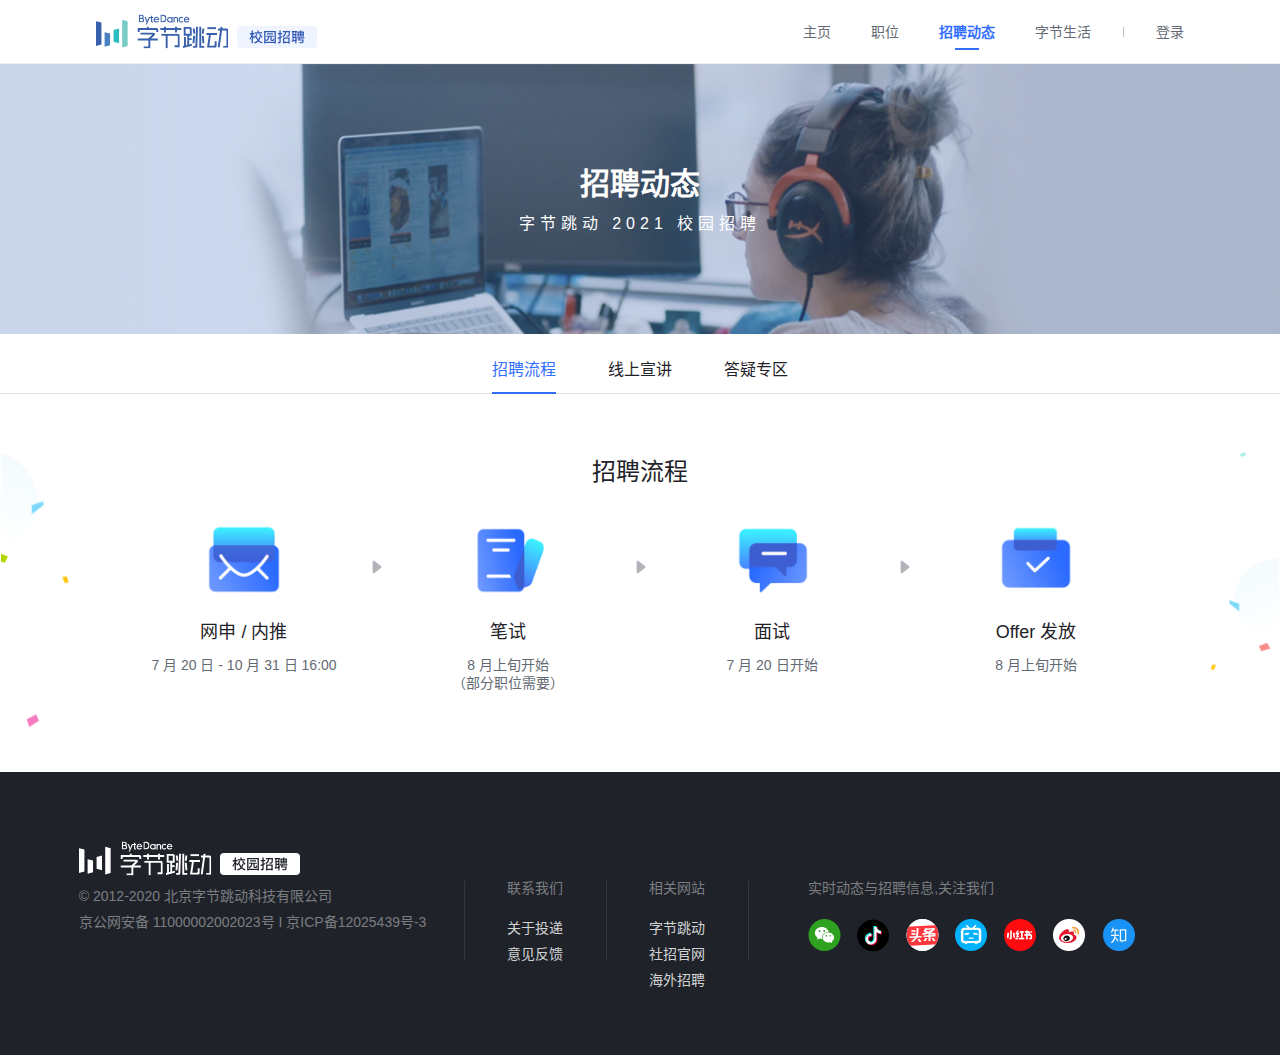
<file: bytedance/pages/recruitmentNews.html>
<!DOCTYPE html>
<html lang="zh-CN">

  <head>
    <meta charset="UTF-8" />
    <meta http-equiv="X-UA-Compatible"
          content="IE=edge,chrome=1" />
    <meta name="renderer"
          content="webkit" />
    <meta name="description"
          content="" />
    <meta name="keyword"
          content="" />
    <meta name="viewport"
          content="width=device-width, initial-scale=1.0, maximum-scale=1.0, user-scalable=yes, shrink-to-fit=no" />
    <meta name="author"
          content="DCanmera" />
    <title>字节跳动校园招聘</title>
    <link rel="shortcut icon"
          href="../favicon.ico"
          type="image/x-icon" />
    <link rel="stylesheet"
          href="../libs/bootstrap/bootstrap.min.css" />
    <link rel="stylesheet"
          href="../css/reset.css" />
    <link rel="stylesheet"
          href="../css/common.css" />
    <link rel="stylesheet"
          href="../css/recruitmentNews.css" />
    <script src="../libs/jquery/jquery.min.js"></script>
    <script src="../libs/bootstrap/popper.min.js"></script>
    <script src="../libs/bootstrap/bootstrap.min.js"></script>
    <script src="../js/common.js"></script>
    <script src="../js/recruitmentNews.js"></script>
  </head>

  <body>
    <div class="wrapper">
      <!-- 头部栏start -->
      <div class="header">
        <div class="logo">
          <h1>
            <a href="../index.html"
               class="show">
              <svg width="221"
                   height="35"
                   fill="none">
                <mask id="logo-color_svg__a"
                      maskUnits="userSpaceOnUse"
                      x="42"
                      y="0"
                      width="7"
                      height="9">
                  <path fill-rule="evenodd"
                        clip-rule="evenodd"
                        d="M42.856.625h5.404v7.767h-5.404V.625z"
                        fill="#fff">
                  </path>
                </mask>
                <g mask="url(#logo-color_svg__a)">
                  <path fill-rule="evenodd"
                        clip-rule="evenodd"
                        d="M44.033 4.952h1.434c.53 0 .934.102 1.199.302.26.197.387.481.387.868 0 .394-.13.681-.398.88-.274.202-.686.304-1.227.304h-1.395V4.952zm2.19-1.358c-.227.194-.558.291-.983.291h-1.207V1.671h1.139c.468 0 .821.095 1.05.283.227.186.337.456.337.829 0 .354-.11.62-.335.811zm.723.623c.22-.152.396-.337.527-.55a1.68 1.68 0 0 0 .25-.893c0-.387-.09-.74-.268-1.048a2.131 2.131 0 0 0-.777-.769 2.212 2.212 0 0 0-.752-.256A7.418 7.418 0 0 0 44.73.624h-1.875v7.768h2.848c.72 0 1.333-.214 1.818-.636.49-.425.738-.958.738-1.581 0-.5-.13-.927-.385-1.27-.22-.296-.533-.527-.929-.688z"
                        fill="#3960AC">
                  </path>
                </g>
                <path fill-rule="evenodd"
                      clip-rule="evenodd"
                      d="M56.173 1.727h-1.12v1.268h-2.121l-1.384 3.351a6.43 6.43 0 0 0-.132.371c-.037.115-.08.246-.13.392a17.982 17.982 0 0 0-.12-.406 3.25 3.25 0 0 0-.12-.356L49.68 2.995h-1.243l2.213 5.3-.956 2.255h1.145l2.892-6.585h1.321v3.25c0 .462.11.8.326 1.003.215.202.57.305 1.059.305h.615V7.45h-.581c-.109 0-.186-.024-.23-.073-.046-.052-.07-.144-.07-.274V3.965h.881v-.97h-.88V1.727zM59.228 4.268a1.67 1.67 0 0 1 1.115-.395c.425 0 .792.13 1.087.387.27.234.441.537.511.903H58.71c.065-.357.24-.657.518-.895zm1.125-1.403c-.82 0-1.496.267-2.006.794-.509.526-.767 1.223-.767 2.071 0 .359.062.707.184 1.034.124.328.303.621.533.871.264.283.583.504.949.658.365.153.764.23 1.184.23.509 0 .972-.096 1.38-.285a3.374 3.374 0 0 0 1.123-.881L63 7.28l-.815-.654-.061.07c-.232.267-.49.47-.768.606a2.02 2.02 0 0 1-.895.203c-.497 0-.913-.142-1.236-.421a1.47 1.47 0 0 1-.516-.99h4.467v-.166c0-.911-.262-1.657-.779-2.216-.518-.563-1.206-.847-2.043-.847z"
                      fill="#3960AC">
                </path>
                <mask id="logo-color_svg__b"
                      maskUnits="userSpaceOnUse"
                      x="64"
                      y="0"
                      width="7"
                      height="9">
                  <path fill-rule="evenodd"
                        clip-rule="evenodd"
                        d="M64.41.625h6.113v7.767H64.41V.625z"
                        fill="#fff">
                  </path>
                </mask>
                <g mask="url(#logo-color_svg__b)">
                  <path fill-rule="evenodd"
                        clip-rule="evenodd"
                        d="M66.225 7.306h-.627V1.715h.627c1.029 0 1.812.236 2.328.702.513.465.773 1.17.773 2.094 0 .922-.26 1.625-.773 2.09-.516.468-1.3.705-2.328.705zm3.154-5.692c-.755-.657-1.866-.99-3.303-.99H64.41v7.768h1.666c1.437 0 2.548-.332 3.303-.99.76-.659 1.144-1.632 1.144-2.891 0-1.262-.385-2.238-1.144-2.897z"
                        fill="#3960AC">
                  </path>
                </g>
                <path fill-rule="evenodd"
                      clip-rule="evenodd"
                      d="M75.1 4.402c.32.333.48.765.48 1.284 0 .523-.16.956-.48 1.288-.318.33-.73.497-1.227.497-.496 0-.908-.167-1.226-.495-.32-.33-.48-.763-.48-1.29 0-.522.161-.956.48-1.286.318-.331.73-.498 1.226-.498s.909.168 1.227.5zm.5-.725a2.444 2.444 0 0 0-.71-.529 2.577 2.577 0 0 0-1.142-.254c-.817 0-1.485.258-1.984.77-.499.51-.751 1.187-.751 2.013 0 .38.064.74.19 1.066.127.327.318.624.568.884a2.735 2.735 0 0 0 1.977.833c.42 0 .797-.08 1.124-.24.248-.12.468-.288.66-.5v.673h1.115V2.995H75.6v.682zM80.074 2.894c-.304 0-.592.06-.856.18-.201.091-.398.22-.586.386v-.465h-1.104v5.397h1.104V5.41c0-.511.109-.898.323-1.148.21-.245.533-.37.96-.37.373 0 .638.112.81.34.174.235.262.619.262 1.14v3.02h1.115V5.28c0-.733-.182-1.32-.541-1.742-.363-.428-.863-.644-1.487-.644zM86.566 6.967c-.14.177-.308.312-.504.402-.197.09-.428.136-.687.136-.482 0-.862-.164-1.163-.5-.3-.335-.452-.775-.452-1.309 0-.534.154-.977.456-1.316.305-.342.684-.507 1.159-.507.243 0 .463.04.651.12.188.08.357.206.504.374l.074.084.722-.834-.07-.064a2.583 2.583 0 0 0-.848-.518 2.996 2.996 0 0 0-1.033-.17c-.397 0-.768.066-1.1.197-.335.133-.632.33-.88.586a2.7 2.7 0 0 0-.6.924 3.077 3.077 0 0 0-.203 1.124c0 .4.068.778.203 1.122.135.345.336.655.599.92.247.254.543.45.88.584.336.134.707.201 1.101.201.384 0 .736-.06 1.044-.178.309-.119.606-.309.885-.564l.07-.064-.735-.844-.073.094zM89.474 4.268a1.67 1.67 0 0 1 1.115-.395c.426 0 .792.13 1.088.387.27.234.44.537.51.903h-3.231c.066-.357.24-.657.518-.895zm3.946 1.66c0-.911-.261-1.657-.778-2.216-.518-.563-1.205-.847-2.043-.847-.821 0-1.496.267-2.006.794-.51.526-.767 1.223-.767 2.071 0 .359.062.707.184 1.034.124.328.303.621.534.871.263.284.581.504.948.658.365.153.765.23 1.185.23.508 0 .972-.096 1.379-.285a3.38 3.38 0 0 0 1.123-.881l.066-.077-.814-.654-.061.07c-.233.267-.492.47-.77.606a2.015 2.015 0 0 1-.894.203c-.497 0-.912-.142-1.236-.421-.3-.26-.47-.584-.516-.99h4.466v-.166zM0 7.212v24.726h.002l5.427-1.394V8.606L0 7.212z"
                      fill="#3960AC">
                </path>
                <path fill-rule="evenodd"
                      clip-rule="evenodd"
                      d="M31.645 31.992l-5.429 1.394V5.764l5.429 1.394v24.834z"
                      fill="#79CBC6">
                </path>
                <path fill-rule="evenodd"
                      clip-rule="evenodd"
                      d="M8.608 32.689l5.428-1.394V19.521l-5.428-1.394V32.69z"
                      fill="#4882C2">
                </path>
                <path fill-rule="evenodd"
                      clip-rule="evenodd"
                      d="M17.585 15.972l5.43-1.394v14.561l-5.43-1.394V15.971z"
                      fill="#2CBDC3">
                </path>
                <mask id="logo-color_svg__c"
                      maskUnits="userSpaceOnUse"
                      x="41"
                      y="12"
                      width="92"
                      height="23">
                  <path fill-rule="evenodd"
                        clip-rule="evenodd"
                        d="M41.184 12.031h91.186v22.464H41.184V12.031z"
                        fill="#fff">
                  </path>
                </mask>
                <g mask="url(#logo-color_svg__c)">
                  <path fill-rule="evenodd"
                        clip-rule="evenodd"
                        d="M111.423 15.09h8.545v-1.9h-8.545v1.9z"
                        fill="#3960AC">
                  </path>
                  <mask id="logo-color_svg__d"
                        maskUnits="userSpaceOnUse"
                        x="121"
                        y="12"
                        width="12"
                        height="22">
                    <path fill-rule="evenodd"
                          clip-rule="evenodd"
                          d="M121.689 12.624h10.68v21.154h-10.68V12.624z"
                          fill="#fff">
                    </path>
                  </mask>
                  <g mask="url(#logo-color_svg__d)">
                    <path fill-rule="evenodd"
                          clip-rule="evenodd"
                          d="M130.636 14.508h-4.366l.294-1.884h-1.918l-.301 1.884h-2.387v1.9h2.118l-2.387 17.145h1.998l2.322-17.145h3.86a.6.6 0 0 1 .6.6v14.87h-3.249v1.9h5.149V16.243c0-.957-.777-1.735-1.733-1.735z"
                          fill="#3960AC">
                    </path>
                  </g>
                  <path fill-rule="evenodd"
                        clip-rule="evenodd"
                        d="M110.389 21h2.512l-1.87 12.552h7.977c.892 0 1.615-.723 1.615-1.615V27.21h-1.9v3.664c0 .43-.349.778-.779.778h-4.643L114.825 21h6.177v-1.9h-10.613V21zM99.274 19.741l-.605-5.235h-1.902l.605 5.235h1.902zM99.097 21.778h-1.902l-.678 7.395h1.9l.68-7.395zM108.308 14.506h-1.902l-.605 5.235h1.902l.605-5.235zM105.805 21.778l.682 7.395h1.9l-.681-7.395h-1.901z"
                        fill="#3960AC">
                  </path>
                  <path fill-rule="evenodd"
                        clip-rule="evenodd"
                        d="M105.199 12.733H103.3v21.126h4.988v-1.9h-3.089V12.733zM99.424 31.31a.65.65 0 0 1-.65.649H97.13v1.9h2.46c.956 0 1.733-.778 1.733-1.729l.644-19.397h-1.9l-.643 18.576zM93.817 15.318v4.46h-4.18v-4.942h3.698c.266 0 .482.216.482.482zm-.642 10.743h2.542v-1.9h-2.542v-2.484h2.542v-7.03c0-.943-.769-1.71-1.711-1.71h-6.269v8.74h3.539v9.253l-1.33.346V23.08h-1.899v8.692l-1.061.276v1.964l8.91-2.321v-1.964l-2.72.709v-4.374z"
                        fill="#3960AC">
                  </path>
                  <mask id="logo-color_svg__e"
                        maskUnits="userSpaceOnUse"
                        x="65"
                        y="19"
                        width="19"
                        height="16">
                    <path fill-rule="evenodd"
                          clip-rule="evenodd"
                          d="M65.21 19.79h18.54v14.705H65.21V19.79z"
                          fill="#fff">
                    </path>
                  </mask>
                  <g mask="url(#logo-color_svg__e)">
                    <path fill-rule="evenodd"
                          clip-rule="evenodd"
                          d="M82.015 19.79H65.21v1.9h4.506v12.805h1.9V21.69h9.662c.316 0 .573.257.573.572v9.08H78.6v1.9h5.15V21.525c0-.957-.778-1.735-1.735-1.735z"
                          fill="#3960AC">
                    </path>
                  </g>
                  <path fill-rule="evenodd"
                        clip-rule="evenodd"
                        d="M80.941 12.733h-1.9v1.356h-9.122v-1.356h-1.9v1.356h-3.706v1.9h3.706v2.546h1.9v-2.546h9.122v2.546h1.9v-2.546h4.25v-1.9h-4.25v-1.356zM60.473 14.089h-7.755v-1.356h-1.9v1.356h-9.11v3.927h1.899v-2.027h16.198c.277 0 .502.225.502.502v1.525h1.9v-2.192c0-.957-.778-1.735-1.734-1.735zM58.536 21.3c.442-.419.584-1.09.353-1.67-.247-.619-.839-.973-1.627-.973h-12.77v1.9h11.442c.122 0 .18.064.208.119a.363.363 0 0 1-.03.347l-3.893 3.588H41.708v1.9h10.696v5.875h-4.722v1.9h6.621V26.51h7.526v-1.9h-6.837a551.84 551.84 0 0 0 3.544-3.31z"
                        fill="#3960AC">
                  </path>
                </g>
                <g clip-path="url(#logo-color_svg__clip0)">
                  <path fill-rule="evenodd"
                        clip-rule="evenodd"
                        d="M141 16a4 4 0 0 1 4-4h72a4 4 0 0 1 4 4v14a4 4 0 0 1-4 4h-72a4 4 0 0 1-4-4V16z"
                        fill="#F0F4FF">
                  </path>
                  <path d="M153.812 19.124v1.274h1.736a11.972 11.972 0 0 1-2.114 4.27l.56 1.442a16.563 16.563 0 0 0 1.61-3.318v6.58h1.33v-6.734c.336.56.714 1.274 1.148 2.114l.7-1.008.294.21c.252-.308.518-.63.77-.966a7.43 7.43 0 0 0 1.61 3.458c-.882.882-2.044 1.512-3.5 1.89l.77 1.19c1.484-.42 2.716-1.12 3.696-2.1.896.784 2.044 1.456 3.444 2.016l.686-1.19c-1.33-.504-2.436-1.12-3.304-1.848.672-1.008 1.148-2.254 1.414-3.71l-1.26-.252c-.21 1.148-.588 2.156-1.134 2.996a5.938 5.938 0 0 1-1.302-2.898l-1.022.308c.518-.742.994-1.568 1.414-2.464l-1.106-.546a13.299 13.299 0 0 1-2.016 3.122 55.542 55.542 0 0 0-1.302-1.526v-1.036h1.344v-1.274h-1.344v-2.576h-1.33v2.576h-1.792zm4.746-.91v1.288h7.616v-1.288h-3.038a19.532 19.532 0 0 0-.742-1.82l-1.344.224c.28.49.532 1.022.756 1.596h-3.248zm5.558 1.554l-1.036.644c.98 1.26 1.764 2.408 2.338 3.444l1.106-.756c-.56-.952-1.372-2.072-2.408-3.332zm15.75-2.716h-11.732v12.39h1.33v-.504h9.072v.504h1.33v-12.39zm-10.402 10.71v-9.506h9.072v9.506h-9.072zm1.554-8.484v1.176h5.978v-1.176h-5.978zm-.798 2.394v1.176h1.96c-.112.784-.322 1.4-.63 1.876-.392.588-1.008 1.05-1.82 1.372l.616 1.064c.994-.42 1.736-1.008 2.212-1.736.406-.616.672-1.484.812-2.576h1.064v2.87c0 .35.098.644.322.882.196.224.476.336.868.336h1.022c.504-.014.854-.098 1.05-.266.196-.196.35-.812.476-1.876l-1.092-.364c-.056.798-.14 1.232-.28 1.302a.639.639 0 0 1-.406.126h-.378c-.252 0-.364-.14-.364-.42v-2.59h2.128v-1.176h-7.56zm23.492 1.736h-6.65v6.006h1.316v-.49h4.018v.49h1.316v-6.006zm-5.334 4.242v-2.954h4.018v2.954h-4.018zm-5.068 1.638c.924 0 1.386-.462 1.386-1.386v-3.92c.448-.224.91-.448 1.358-.7v-1.344c-.448.252-.896.476-1.358.7v-2.38h1.54v-1.274h-1.54v-2.45h-1.316v2.45h-1.68v1.274h1.68v2.926c-.644.238-1.302.434-1.96.588l.364 1.386a74.043 74.043 0 0 0 1.596-.602v3.01c0 .336-.182.504-.532.504a9.95 9.95 0 0 1-1.092-.07l.294 1.288h1.26zm5.698-11.032c-.182.854-.434 1.554-.77 2.1-.42.616-1.036 1.176-1.862 1.68l.812 1.05c.98-.644 1.708-1.358 2.198-2.142.378-.672.686-1.568.924-2.688h2.352c-.028 1.484-.112 2.394-.224 2.744-.14.364-.448.546-.924.574-.28-.028-.644-.056-1.092-.084l.322 1.162c.406.042.756.07 1.064.07.77 0 1.316-.266 1.652-.798.308-.546.476-2.184.49-4.928h-7.126v1.26h2.184zm12.446-.644v5.012h6.454v-5.012h-2.618v-1.008h-1.218v1.008h-2.618zm5.25 3.948h-1.414v-.91h1.414v.91zm-2.632 0h-1.442v-.91h1.442v.91zm-1.442-1.918v-.952h1.442v.952h-1.442zm2.66-.952h1.414v.952h-1.414v-.952zm-4.48 4.634v1.162h1.834l-.77 2.044h4.508c-.07.728-.168 1.19-.294 1.4-.154.182-.532.28-1.12.28-.504 0-1.078-.042-1.722-.112l.42 1.134c.462.056.98.098 1.568.098.91 0 1.526-.182 1.848-.518.308-.364.518-1.484.616-3.388h-4.186l.42-.938h4.48v-1.162h-7.602zm-5.054-6.328v1.232h.616v8.218l-.798.126.308 1.274a52.682 52.682 0 0 0 3.332-.826v2.422h1.232v-2.8c.182-.056.364-.126.56-.182v-1.288a6.58 6.58 0 0 1-.56.196v-7.14h.658v-1.232h-5.348zm1.834 9.198v-2.142h1.624v1.722c-.532.154-1.064.294-1.624.42zm0-3.346v-1.694h1.624v1.694h-1.624zm0-2.898v-1.722h1.624v1.722h-1.624z"
                        fill="#325AB4">
                  </path>
                </g>
                <defs>
                  <clipPath id="logo-color_svg__clip0">
                    <path fill="#fff"
                          d="M141 12h80v22h-80z">
                    </path>
                  </clipPath>
                </defs>
              </svg>
            </a>
          </h1>
        </div>

        <div class="nav">
          <ul>
            <li><a href="../index.html">主页</a></li>
            <li><a href="../pages/job.html">职位</a></li>
            <li class="nav-active">
              <a href="../pages/recruitmentNews.html">招聘动态</a>
            </li>
            <li><a href="../pages/byteLife.html">字节生活</a></li>
            <li class="next-item"><a href="../pages/login.html">登录</a></li>
          </ul>
        </div>
      </div>
      <!-- 头部栏end -->

      <div class="main">

        <!-- banner栏start -->
        <div class="banner">
          <div class="banner-con">
            <h2>招聘动态</h2>
            <p>字节跳动 2021 校园招聘</p>
          </div>
        </div>
        <!-- banner栏end -->

        <!-- tabBar栏start -->
        <div class="tabBar">
          <ul>
            <li class="active">招聘流程</li>
            <li>线上宣讲</li>
            <li>答疑专区</li>
          </ul>
        </div>
        <!-- tabBar栏end -->

        <!-- 内容区域start -->
        <div class="main-content">
          <!-- 返回底部 -->
          <div class="float-home">
            <div class="backTop">
              <span class="icon">
                <svg class=""
                     viewBox="0 0 1024 1024"
                     width="1em"
                     height="1em"
                     fill="currentColor"
                     aria-hidden="true"
                     focusable="false">
                  <defs></defs>
                  <path
                        d="M469.376 240.448v676.864c0 11.776 9.6 21.376 21.312 21.376h42.688c11.776 0 21.312-9.6 21.312-21.376v-677.76l304.896 304.96c8.32 8.32 21.824 8.32 30.144 0l30.208-30.208a21.312 21.312 0 0 0 0-30.144L527.744 91.968a21.312 21.312 0 0 0-24.704-4.032 21.312 21.312 0 0 0-6.144 4.288L104.704 484.48a21.312 21.312 0 0 0 0 30.144l30.144 30.144c8.32 8.32 21.888 8.32 30.208 0l304.32-304.32z">
                  </path>
                </svg>
                <div class="code">
                  <div class="title">回到顶部</div>
                </div>
              </span>
            </div>
          </div>

          <!-- 主体头部 -->
          <div class="title">
            <!-- 招聘流程头部 -->
            <div class="recruitmentProcess-title">
              <h3>招聘流程</h3>
            </div>
            <!-- 线上宣讲头部 -->
            <div class="onlinePresentation-title">
              <h3>字节跳动 2021 秋季校园招聘线上宣讲会</h3>
              <h3>
                <span>多平台同步直播，关注字节跳动官方媒体，获取校园招聘一手资讯</span>
                <span class="icon">
                  <svg viewBox="0 0 33 34">
                    <defs>
                      <path id="icon-douyin_svg__a"
                            d="M0 0h1440v251H0z">
                      </path>
                      <filter id="icon-douyin_svg__b"
                              width="537.5%"
                              height="520%"
                              x="-218.8%"
                              y="-210%"
                              filterUnits="objectBoundingBox">
                        <feOffset dy="2"
                                  in="SourceAlpha"
                                  result="shadowOffsetOuter1">
                        </feOffset>
                        <feGaussianBlur in="shadowOffsetOuter1"
                                        result="shadowBlurOuter1"
                                        stdDeviation="12.5">
                        </feGaussianBlur>
                        <feColorMatrix in="shadowBlurOuter1"
                                       result="shadowMatrixOuter1"
                                       values="0 0 0 0 0.121568627 0 0 0 0 0.137254902 0 0 0 0 0.160784314 0 0 0 0.1 0">
                        </feColorMatrix>
                        <feMerge>
                          <feMergeNode in="shadowMatrixOuter1"></feMergeNode>
                          <feMergeNode in="SourceGraphic"></feMergeNode>
                        </feMerge>
                      </filter>
                    </defs>
                    <g fill="none"
                       fill-rule="evenodd">
                      <path fill="#FFF"
                            d="M-1175-7900H265V127h-1440z">
                      </path>
                      <use fill="#1F2329"
                           fill-rule="nonzero"
                           transform="translate(-1175 -124)"
                           xlink:href="#icon-douyin_svg__a">
                      </use>
                      <g transform="translate(.5 1)">
                        <circle cx="16"
                                cy="16"
                                r="16"
                                fill="#000"
                                stroke="#000">
                        </circle>
                        <g filter="url(#icon-douyin_svg__b)"
                           transform="translate(4 4)">
                          <path fill="#00F7EF"
                                d="M10.385 10.126v-.773a6.04 6.04 0 0 0-.813-.059c-3.326 0-6.031 2.697-6.031 6.01a6 6 0 0 0 2.575 4.922 5.976 5.976 0 0 1-1.62-4.093c0-3.266 2.629-5.93 5.89-6.007">
                          </path>
                          <path fill="#00F7EF"
                                d="M10.528 18.878a2.751 2.751 0 0 0 2.749-2.641l.005-13.087h2.4a4.532 4.532 0 0 1-.078-.83h-3.277l-.005 13.088a2.751 2.751 0 0 1-4.028 2.326 2.753 2.753 0 0 0 2.234 1.144m9.635-11.287v-.727a4.542 4.542 0 0 1-2.483-.736 4.565 4.565 0 0 0 2.483 1.463">
                          </path>
                          <path fill="#FF004F"
                                d="M17.68 6.128a4.513 4.513 0 0 1-1.12-2.978h-.879a4.551 4.551 0 0 0 2 2.978M9.572 12.56a2.753 2.753 0 0 0-2.754 2.745c0 1.054.6 1.97 1.477 2.43a2.72 2.72 0 0 1-.522-1.602 2.753 2.753 0 0 1 2.755-2.745c.283 0 .555.047.812.127v-3.334a6.04 6.04 0 0 0-.812-.058c-.048 0-.095.002-.143.003v2.56a2.721 2.721 0 0 0-.813-.126">
                          </path>
                          <path fill="#FF004F"
                                d="M20.163 7.591v2.538a7.813 7.813 0 0 1-4.559-1.46v6.636c0 3.314-2.706 6.01-6.032 6.01a6.01 6.01 0 0 1-3.456-1.089 6.025 6.025 0 0 0 4.411 1.918c3.326 0 6.032-2.696 6.032-6.01V9.496a7.812 7.812 0 0 0 4.56 1.461V7.693c-.328 0-.647-.036-.956-.102">
                          </path>
                          <path fill="#FFF"
                                d="M15.604 15.305V8.669a7.813 7.813 0 0 0 4.56 1.46V7.591a4.565 4.565 0 0 1-2.484-1.463 4.552 4.552 0 0 1-1.999-2.978h-2.399l-.005 13.087a2.752 2.752 0 0 1-4.983 1.497 2.745 2.745 0 0 1-1.476-2.43 2.753 2.753 0 0 1 2.754-2.744c.284 0 .556.046.813.127v-2.56c-3.26.075-5.89 2.74-5.89 6.006 0 1.58.617 3.019 1.62 4.093a6.01 6.01 0 0 0 3.457 1.09c3.326 0 6.032-2.697 6.032-6.011">
                          </path>
                        </g>
                      </g>
                    </g>
                  </svg>
                  <span>字节君</span>
                  <div class="code">
                    <div class="content">
                      <img src="../images/qr-code/douyin.png" />
                      <div class="title">抖音APP扫码关注</div>
                    </div>
                  </div>
                </span>
                <span class="icon">
                  <img src="../images/footer-icon/weibo-icon.png" />
                  <span>字节跳动招聘</span>
                  <div class="code">
                    <div class="content">
                      <img src="../images/qr-code/sina_qrcode.png" />
                      <div class="title">微博APP扫码关注</div>
                    </div>
                  </div>
                </span>
              </h3>
              <div class="onlinePresentation-title-con">
                <div class="onlinePresentation-title-con-item">
                  <img src="../images/recruitmentNews/9d65733507ac1150_1598582916309.png" />
                  <div>最真实的招聘需求讲解</div>
                </div>
                <div class="onlinePresentation-title-con-item">
                  <img src="../images/recruitmentNews/cbb723715ef09aad_1598583031170.png" />
                  <div>最真诚的笔面试辅导</div>
                </div>
                <div class="onlinePresentation-title-con-item">
                  <img src="../images/recruitmentNews/0d83f202f24ee351_1598583282274.png" />
                  <div>最深度的业务介绍</div>
                </div>
              </div>
            </div>
            <!-- 答疑专区头部 -->
            <div class="qAArea-title">
              <h3>字节跳动 2021 校园招聘 Q&A</h3>
            </div>
          </div>

          <!-- 主体内容 -->
          <div class="content">
            <!-- 招聘流程 -->
            <div class="recruitmentProcess">
              <div class="leftBg"></div>
              <div class="detail">
                <div class="recruitmentProcess-item">
                  <img src="../images/recruitmentNews/3e0d193b0f194390c539bdf28343397b.png" />
                  <p class="detail-title">网申 / 内推</p>
                  <p class="detail-desc">7 月 20 日 - 10 月 31 日 16:00</p>
                </div>
                <svg width="28"
                     height="28"
                     fill="none">
                  <path d="M9.625 9.102v9.796c0 1.01 1.123 1.585 1.91.98l6.363-4.898c.636-.49.636-1.47 0-1.96l-6.364-4.898c-.787-.605-1.909-.03-1.909.98z"
                        fill="#8F959E">
                  </path>
                </svg>
                <div class="recruitmentProcess-item">
                  <img src="../images/recruitmentNews/cc6b2584100368a5a4741b744e6ba794.png" />
                  <p class="detail-title">笔试</p>
                  <p class="detail-desc">
                    8 月上旬开始
                    <br />
                    （部分职位需要）
                  </p>
                </div>
                <svg width="28"
                     height="28"
                     fill="none">
                  <path d="M9.625 9.102v9.796c0 1.01 1.123 1.585 1.91.98l6.363-4.898c.636-.49.636-1.47 0-1.96l-6.364-4.898c-.787-.605-1.909-.03-1.909.98z"
                        fill="#8F959E">
                  </path>
                </svg>
                <div class="recruitmentProcess-item">
                  <img src="../images/recruitmentNews/bc9646a640e96bc6ee65f4c6bcbe492a.png" />
                  <p class="detail-title">面试</p>
                  <p class="detail-desc">7 月 20 日开始</p>
                </div>
                <svg width="28"
                     height="28"
                     fill="none">
                  <path d="M9.625 9.102v9.796c0 1.01 1.123 1.585 1.91.98l6.363-4.898c.636-.49.636-1.47 0-1.96l-6.364-4.898c-.787-.605-1.909-.03-1.909.98z"
                        fill="#8F959E">
                  </path>
                </svg>
                <div class="recruitmentProcess-item">
                  <img src="../images/recruitmentNews/61c146ed0aa82ac03d0fa6d4b76e72e6.png" />
                  <p class="detail-title">Offer 发放</p>
                  <p class="detail-desc">8 月上旬开始</p>
                </div>
              </div>
              <div class="rightBg"></div>
            </div>

            <!-- 线上宣讲 -->
            <div class="onlinePresentation">
              <div class="onlinePresentation-item">
                <div class="onlinePresentation-item-head">
                  <div class="item-head-left">
                    <div class="item-head-logo">
                      <img src="../images/recruitmentNews/7862b806df1bfc52_1598583316350.png" />
                    </div>
                    <div>
                      <h4>分职位类别宣讲<span class="tip">多平台直播</span></h4>
                      <h5>7 场连播，解锁 8 大职位类别全攻略</h5>
                    </div>
                  </div>
                  <div class="item-head-right">
                    <a class="liveBroadcast-btn"
                       href="https://qingbei.com/bytelive/6016/5626787"
                       target="_blank">
                      <span>进入直播间</span>
                    </a>
                    <span class="icon">
                      <svg width="14"
                           height="20"
                           fill="none">
                        <path fill-rule="evenodd"
                              clip-rule="evenodd"
                              d="M4.375 1.74H1.75v16.52h10.5V1.74H9.625v.869c0 .48-.392.87-.875.87h-3.5a.872.872 0 0 1-.875-.87v-.87zM.875 0h12.25c.483 0 .875.391.875.87v18.26c0 .479-.392.87-.875.87H.875A.873.873 0 0 1 0 19.13V.87C0 .39.392 0 .875 0zM7 13.913c.725 0 1.313.584 1.313 1.304 0 .72-.588 1.305-1.313 1.305a1.308 1.308 0 0 1-1.313-1.305c0-.72.588-1.304 1.313-1.304z"
                              fill="#2B2F36">
                        </path>
                      </svg>
                      <div class="code  max-width">
                        <div class="content">
                          <img src="../images/qr-code/live_campus_qr.png" />
                          <div class="title">进入手机直播间</div>
                        </div>
                        <div class="content">
                          <img src="../images/qr-code/douyin.png" />
                          <div class="title">抖音APP扫码关注</div>
                        </div>
                        <div class="content">
                          <img src="../images/qr-code/bytedance-wechat.jpeg" />
                          <div class="title">微博APP扫码观看</div>
                        </div>
                      </div>
                    </span>
                  </div>
                </div>
                <div>
                  <table>
                    <thead>
                      <tr>
                        <th>场次</th>
                        <th>日期</th>
                        <th>时间</th>
                      </tr>
                    </thead>
                    <tbody>
                      <tr>
                        <td>产品和运营专场</td>
                        <td>9 月 1 日</td>
                        <td>北京时间 8:00-9:00 PM</td>
                      </tr>
                      <tr>
                        <td>研发专场</td>
                        <td>9 月 2 日</td>
                        <td>北京时间 8:00-9:00 PM</td>
                      </tr>
                      <tr>
                        <td>设计专场</td>
                        <td>9 月 3 日</td>
                        <td>北京时间 8:00-9:00 PM</td>
                      </tr>
                      <tr>
                        <td>销售专场</td>
                        <td>9 月 4 日</td>
                        <td>北京时间 8:00-9:00 PM</td>
                      </tr>
                      <tr>
                        <td>人力专场</td>
                        <td>9 月 7 日</td>
                        <td>北京时间 8:00-9:00 PM</td>
                      </tr>
                      <tr>
                        <td>游戏专场</td>
                        <td>9 月 8 日</td>
                        <td>北京时间 8:00-9:00 PM</td>
                      </tr>
                      <tr>
                        <td>教学教研专场</td>
                        <td>9 月 9 日</td>
                        <td>北京时间 8:00-9:00 PM</td>
                      </tr>
                    </tbody>
                  </table>
                </div>
              </div>
              <div class="onlinePresentation-item">
                <div class="onlinePresentation-item-head">
                  <div class="item-head-left">
                    <div class="item-head-logo">
                      <img src="../images/recruitmentNews/5901ecdd3f1f19be_1598583393452.png" />
                    </div>
                    <div>
                      <h4>综合高校宣讲<span class="tip">多平台直播</span></h4>
                      <h5>全面解析各序列招聘需求，深度讲解业务发展情况</h5>
                    </div>
                  </div>
                  <div class="item-head-right">
                    <a class="liveBroadcast-btn"
                       href="https://qingbei.com/bytelive/6016/3286421"
                       target="_blank">
                      <span>进入直播间</span>
                    </a>
                    <span class="icon">
                      <svg width="14"
                           height="20"
                           fill="none">
                        <path fill-rule="evenodd"
                              clip-rule="evenodd"
                              d="M4.375 1.74H1.75v16.52h10.5V1.74H9.625v.869c0 .48-.392.87-.875.87h-3.5a.872.872 0 0 1-.875-.87v-.87zM.875 0h12.25c.483 0 .875.391.875.87v18.26c0 .479-.392.87-.875.87H.875A.873.873 0 0 1 0 19.13V.87C0 .39.392 0 .875 0zM7 13.913c.725 0 1.313.584 1.313 1.304 0 .72-.588 1.305-1.313 1.305a1.308 1.308 0 0 1-1.313-1.305c0-.72.588-1.304 1.313-1.304z"
                              fill="#2B2F36">
                        </path>
                      </svg>
                      <div class="code  max-width">
                        <div class="content">
                          <img src="../images/qr-code/live_campus_qr.png" />
                          <div class="title">进入手机直播间</div>
                        </div>
                        <div class="content">
                          <img src="../images/qr-code/douyin.png" />
                          <div class="title">抖音APP扫码关注</div>
                        </div>
                        <div class="content">
                          <img src="../images/qr-code/bytedance-wechat.jpeg" />
                          <div class="title">微博APP扫码观看</div>
                        </div>
                      </div>
                    </span>
                  </div>
                </div>
                <div>
                  <table>
                    <thead>
                      <tr>
                        <th>场次</th>
                        <th>日期</th>
                        <th>时间</th>
                      </tr>
                    </thead>
                    <tbody>
                      <tr>
                        <td>北京邮电大学 x 北京师范大学</td>
                        <td>9 月 14 日</td>
                        <td>北京时间 8:00-9:00 PM</td>
                      </tr>
                      <tr>
                        <td>中国人民大学 x 南开大学</td>
                        <td>9 月 15 日</td>
                        <td>北京时间 8:00-9:00 PM</td>
                      </tr>
                      <tr>
                        <td>北京大学 x 清华大学</td>
                        <td>9 月 16 日</td>
                        <td>北京时间 8:00-9:00 PM</td>
                      </tr>
                      <tr>
                        <td>复旦大学 x 上海交通大学</td>
                        <td>9 月 18 日</td>
                        <td>北京时间 8:00-9:00 PM</td>
                      </tr>
                      <tr>
                        <td>华中科技大学 x 武汉大学</td>
                        <td>9 月 21 日</td>
                        <td>北京时间 8:00-9:00 PM</td>
                      </tr>
                      <tr>
                        <td>浙江大学 x ️南京大学</td>
                        <td>9 月 22 日</td>
                        <td>北京时间 8:00-9:00 PM</td>
                      </tr>
                      <tr>
                        <td>中山大学 x ️厦门大学</td>
                        <td>9 月 24 日</td>
                        <td>北京时间 8:00-9:00 PM</td>
                      </tr>
                      <tr>
                        <td>同济大学 x ️华东师范大学</td>
                        <td>9 月 25 日</td>
                        <td>北京时间 8:00-9:00 PM</td>
                      </tr>
                      <tr>
                        <td>四川大学 x ️西安电子科技大学</td>
                        <td>9 月 28 日</td>
                        <td>北京时间 8:00-9:00 PM</td>
                      </tr>
                    </tbody>
                  </table>
                </div>
              </div>
              <div class="onlinePresentation-item">
                <div class="onlinePresentation-item-head">
                  <div class="item-head-left">
                    <div class="item-head-logo">
                      <img src="../images/recruitmentNews/2cfd90fff9944eb5_1598583417129.png" />
                    </div>
                    <div>
                      <h4>美术类高校宣讲</h4>
                      <h5>宣讲会专属投递通道，体验超快速的笔面试</h5>
                    </div>
                  </div>
                  <div class="item-head-right">
                    <a class="liveBroadcast-btn"
                       href="https://qingbei.com/bytelive/6016/4010019/preload"
                       target="_blank">
                      <span>进入直播间</span>
                    </a>
                    <span class="icon">
                      <svg width="14"
                           height="20"
                           fill="none">
                        <path fill-rule="evenodd"
                              clip-rule="evenodd"
                              d="M4.375 1.74H1.75v16.52h10.5V1.74H9.625v.869c0 .48-.392.87-.875.87h-3.5a.872.872 0 0 1-.875-.87v-.87zM.875 0h12.25c.483 0 .875.391.875.87v18.26c0 .479-.392.87-.875.87H.875A.873.873 0 0 1 0 19.13V.87C0 .39.392 0 .875 0zM7 13.913c.725 0 1.313.584 1.313 1.304 0 .72-.588 1.305-1.313 1.305a1.308 1.308 0 0 1-1.313-1.305c0-.72.588-1.304 1.313-1.304z"
                              fill="#2B2F36">
                        </path>
                      </svg>
                      <div class="code">
                        <div class="content">
                          <img src="../images/qr-code/live_art_qr.png" />
                          <div class="title">进入手机直播间</div>
                        </div>
                      </div>
                    </span>
                  </div>
                </div>
                <div>
                  <table>
                    <thead>
                      <tr>
                        <th>场次</th>
                        <th>日期</th>
                        <th>时间</th>
                      </tr>
                    </thead>
                    <tbody>
                      <tr>
                        <td>东北 x 西北 x ️西南区域高校专场</td>
                        <td>9 月 14 日</td>
                        <td>北京时间 8:00-9:00 PM</td>
                      </tr>
                      <tr>
                        <td>华北区域高校专场</td>
                        <td>9 月 17 日</td>
                        <td>北京时间 8:00-9:00 PM</td>
                      </tr>
                      <tr>
                        <td>华东 x 华中 x 华南区域高校专场</td>
                        <td>9 月 21 日</td>
                        <td>北京时间 8:00-9:00 PM</td>
                      </tr>
                    </tbody>
                  </table>
                </div>
              </div>
              <div class="onlinePresentation-item">
                <div class="onlinePresentation-item-head">
                  <div class="item-head-left">
                    <div class="item-head-logo">
                      <img src="../images/recruitmentNews/d753b792c0e3bcff_1598583438607.png" />
                    </div>
                    <div>
                      <h4>留学生专场宣讲</h4>
                      <h5>有最青睐留学生的业务团队，有海归学长姐真实经验分享</h5>
                    </div>
                  </div>
                  <div class="item-head-right">
                    <a class="liveBroadcast-btn"
                       href="https://live.bytedance.com/6016/7323855"
                       target="_blank">
                      <span>进入直播间</span>
                    </a>
                    <span class="icon">
                      <svg width="14"
                           height="20"
                           fill="none">
                        <path fill-rule="evenodd"
                              clip-rule="evenodd"
                              d="M4.375 1.74H1.75v16.52h10.5V1.74H9.625v.869c0 .48-.392.87-.875.87h-3.5a.872.872 0 0 1-.875-.87v-.87zM.875 0h12.25c.483 0 .875.391.875.87v18.26c0 .479-.392.87-.875.87H.875A.873.873 0 0 1 0 19.13V.87C0 .39.392 0 .875 0zM7 13.913c.725 0 1.313.584 1.313 1.304 0 .72-.588 1.305-1.313 1.305a1.308 1.308 0 0 1-1.313-1.305c0-.72.588-1.304 1.313-1.304z"
                              fill="#2B2F36">
                        </path>
                      </svg>
                      <div class="code">
                        <div class="content">
                          <img src="../images/qr-code/live_art_qr.png" />
                          <div class="title">进入手机直播间</div>
                        </div>
                      </div>
                    </span>
                  </div>
                </div>
                <div>
                  <table>
                    <thead>
                      <tr>
                        <th>场次</th>
                        <th>日期</th>
                        <th>时间</th>
                      </tr>
                    </thead>
                    <tbody>
                      <tr>
                        <td>北美站-研发产品专场</td>
                        <td>9 月 14 日</td>
                        <td>美西时间 7:00-8:00 PM</td>
                      </tr>
                      <tr>
                        <td>北美站-运营人力专场</td>
                        <td>9 月 15 日</td>
                        <td>美西时间 7:00-8:00 PM</td>
                      </tr>
                      <tr>
                        <td>北美站-游戏业务专场</td>
                        <td>9 月 16 日</td>
                        <td>美西时间 7:00-8:00 PM</td>
                      </tr>
                      <tr>
                        <td>欧洲站-研发专场</td>
                        <td>9 月 22 日</td>
                        <td>伦敦时间 12:00-1:00 PM</td>
                      </tr>
                      <tr>
                        <td>欧洲站-人力资源专场</td>
                        <td>9 月 23 日</td>
                        <td>伦敦时间 12:00-1:00 PM</td>
                      </tr>
                      <tr>
                        <td>欧洲站-游戏业务专场</td>
                        <td>9 月 24 日</td>
                        <td>伦敦时间 12:00-1:00 PM</td>
                      </tr>
                    </tbody>
                  </table>
                </div>
              </div>
            </div>

            <!-- 答疑专区 -->
            <div class="qAArea">
              <div class="qAArea-item">
                <h4 class="qAArea-item-title">关于简历投递</h4>
                <div class="qAArea-item-detail">
                  <div class="question-and-answer">
                    <p class="question">Q：字节跳动 2021 校园招聘的时间安排是什么？</p>
                    <p class="answer">
                      A：简历投递：7 月 20 日 - 10 月 31 日 16:00<br />
                      &nbsp;&nbsp;&nbsp;&nbsp;&nbsp;&nbsp;笔试：8 月上旬开始<br />
                      &nbsp;&nbsp;&nbsp;&nbsp;&nbsp;&nbsp;面试：7 月 20 日开始<br />
                      &nbsp;&nbsp;&nbsp;&nbsp;&nbsp;&nbsp;offer 发放：8 月上旬开始
                    </p>
                  </div>
                  <div class="question-and-answer">
                    <p class="question">Q：字节跳动 2021 校园招聘的招聘对象是？</p>
                    <p class="answer">
                      A：在 2020 年 9 月至 2021 年 8 月期间毕业（中国大陆以毕业证为准，非中国大陆区以学位证为准），且最高学历毕业后无全职工作经验的学生。
                    </p>
                    <p class="attach">
                      * 不满足以上毕业时间的同学可以考虑投递社会招聘或日常实习职位
                    </p>
                  </div>
                  <div class="question-and-answer">
                    <p class="question">Q：招聘对学历和所学专业有限制吗？</p>
                    <p class="answer">
                      A：不同的职位对人才的需求会有所不同，有关学历和专业的要求都会在具体的职位描述中呈现，符合要求的同学都可以投递相应职位。
                    </p>
                  </div>
                  <div class="question-and-answer">
                    <p class="question">Q：每人可以投递几个职位？</p>
                    <p class="answer">
                      A：在字节跳动 2021 校园招聘中，每人最多可投递
                      <strong>两个职位</strong>
                      ，每个职位可选择选择服从调剂的三个城市。<br />
                      如果你投递的职位未被录用，HR 有可能会根据你选择的服从调剂城市，再次邀请你进入校招流程。你的申请职位及招聘进度会随之更新，请留意相关邮件及短信通知。
                    </p>
                  </div>
                  <div class="question-and-answer">
                    <p class="question">Q：投递的两个职位之间有什么关系？</p>
                    <p class="answer">
                      A：两个职位彼此独立且不限制投递时间，我们会默认优先处理
                      <strong>较早投递的职位</strong>
                      。当然，你可以选择只投递一个职位，或在第一个职位流程结束后再投递第二个职位。但请注意，已成功投递的职位不能修改投递职位。
                    </p>
                  </div>
                  <div class="question-and-answer">
                    <p class="question">Q：如果已经投递了日常实习或社招职位，还可以投递校招职位吗？</p>
                    <p class="answer">
                      A：可以。但是我们会优先处理较早投递的日常实习或社招职位，如果你投递的日常实习或社招职位未被录用，HR 有可能会根据你投递的校招职位再次邀请你进入校招流程。
                    </p>
                  </div>
                  <div class="question-and-answer">
                    <p class="question">Q：游戏类职位的招聘开始时间较早，如果已经投递了相关职位，还可以投递后续上线的职位吗？</p>
                    <p class="answer">
                      A：在字节跳动 2021 校园招聘的所有职位（含游戏类职位）中，每位同学最多只能投递两个职位。如果你已经在 8 月 3 日前投递了两个职位，则不能投递后续上线的其他职位。
                    </p>
                  </div>
                  <div class="question-and-answer">
                    <p class="question">Q：如何投递简历？</p>
                    <p class="answer">
                      <a href="https://job.bytedance.com/campus"
                         target="_blank"
                         rel="noopener noreferrer">
                        字节跳动校园招聘官网
                      </a>
                      为本次校园招聘职位的简历投递的唯一入口，在电脑及手机上均可进行投递。<br />
                      字节跳动校园招聘官网网址：
                      <a href="https://job.bytedance.com/campus"
                         target="_blank"
                         rel="noopener noreferrer">
                        job.bytedance.com/campus
                      </a>
                    </p>
                  </div>
                  <div class="question-and-answer">
                    <p class="question">Q：职位投递成功后，还可以修改投递职位吗？</p>
                    <p class="answer">
                      A：
                      <strong>不可以修改职位</strong>
                      。
                    </p>
                  </div>
                  <div class="question-and-answer">
                    <p class="question">Q：职位投递成功后，还可以修改简历内容吗？</p>
                    <p class="answer">
                      A：在简历筛选阶段，可以编辑简历，
                      <strong>其它阶段均不可以哦</strong>
                      。
                    </p>
                  </div>
                  <div class="question-and-answer">
                    <p class="question">Q：职位投递成功后，还可以修改投递职位吗？</p>
                    <p class="answer">
                      A：
                      <strong>不可以修改职位</strong>
                      。
                    </p>
                  </div>
                  <div class="question-and-answer">
                    <p class="question">Q：如何知道我的招聘进展？</p>
                    <p class="answer">
                      A：登录
                      <a href="https://job.bytedance.com/campus"
                         target="_blank"
                         rel="noopener noreferrer">
                        字节跳动校园招聘官网
                      </a>
                      ，页面右上角「应聘记录」可实时查看招聘进展。同时我们也会通过邮件、短信等方式同步笔试及面试安排，请确保投递时填写的手机号码及邮箱正确。
                    </p>
                  </div>
                  <div class="question-and-answer">
                    <p class="question">Q：如果简历状态已经停留在某一个阶段很久了（超过10个工作日），说明流程已经结束了吗？</p>
                    <p class="answer">
                      A：只有简历状态显示【已结束】说明流程结束，其余状态请耐心等待后续通知。
                    </p>
                  </div>
                  <div class="question-and-answer">
                    <p class="question">Q：如果简历状态显示【已结束】，说明流程已经结束了吗？</p>
                    <p class="answer">
                      A：是的，说明你在当前投递的职位下暂无后续安排。
                    </p>
                  </div>
                  <div class="question-and-answer">
                    <p class="question">Q：我是在职实习生，我可以投递校招职位么？</p>
                    <p class="answer">
                      A：在职实习生需要走实习生转正流程，具体可以联系你的 HR。已离职实习生可以投递校招职位。
                    </p>
                  </div>
                  <div class="question-and-answer">
                    <p class="question">Q：之前投递过提前批但没有成功，这次还能投递吗？</p>
                    <p class="answer">
                      A：可以再次投递，提前批的招聘结果不影响秋招投递。
                    </p>
                  </div>
                </div>
              </div>
              <div class="qAArea-item">
                <h4 class="qAArea-item-title">关于内推</h4>
                <div class="qAArea-item-detail">
                  <div class="question-and-answer">
                    <p class="question">Q：字节跳动 2021 校园招聘可以内推吗？参加内推有什么作用？</p>
                    <p class="answer">
                      A：所有校招职位均可参加内推。若通过内推投递校招职位，简历将获得优先筛选资格。更重要的是，可以通过内推人更深入地了解公司和部门。
                    </p>
                  </div>
                  <div class="question-and-answer">
                    <p class="question">Q：怎么样可以参加校招内推？</p>
                    <p class="answer">
                      A：通过校招内推码参加内推。联系字节跳动在职同学获取校招内推链接/内推码（正式员工和实习生都有内推码），点击链接即可进行投递，投递成功即代表内推成功。
                    </p>
                  </div>
                  <div class="question-and-answer">
                    <p class="question">Q：我在投递的时候，没有参加内推，之后还能补吗？ </p>
                    <p class="answer">
                      A：投递之后不可以再补充内推。
                    </p>
                  </div>
                  <div class="question-and-answer">
                    <p class="question">Q：我用 A 的内推码完成了投递，同时我又收到了 B 的内推码，我可以修改吗？</p>
                    <p class="answer">
                      A：投递之后不可以再修改内推码。
                    </p>
                  </div>
                  <div class="question-and-answer">
                    <p class="question">Q：我内推投递了一个职位，但流程已经被结束，我还可以再次通过内推投递吗？</p>
                    <p class="answer">
                      A：可以，每位同学最多有两次投递的机会，可以使用同一个内推码，或分别使用不同的内推码参加内推。
                    </p>
                  </div>
                </div>
              </div>
              <div class="qAArea-item">
                <h4 class="qAArea-item-title">关于笔试</h4>
                <div class="qAArea-item-detail">
                  <div class="question-and-answer">
                    <p class="question">Q：所有职位都会安排笔试吗？</p>
                    <p class="answer">
                      A：投递研发类职位（后端、算法、客户端、前端、测试/测开、大数据、研发工程师-质量保障）将安排集中在线笔试，需要参加笔试的同学会在笔试前 1 -
                      3个工作日收到笔试邀请。其余职位是否有笔试请以实际收到的邮件和短信通知为准。如有疑问，可发送详细信息至校招答疑邮箱
                      <a href="mailto:campushr@bytedance.com"
                         rel="noopener noreferrer">campushr@bytedance.com</a>
                      ，会有 HR 在三个工作日内回复～
                    </p>
                  </div>
                  <div class="question-and-answer">
                    <p class="question">Q：笔试采取什么形式？是什么时候？</p>
                    <p class="answer">
                      A：笔试采取在线笔试的形式，8 月上旬启动。笔试前 1 - 3
                      个工作日会发送笔试邀请，请耐心等待邮件和短信通知。笔试根据投递时间顺序先后发放，部分职位的笔试时间或有调整，具体时间以收到的通知为准。<br />
                      研发类职位（后端、算法、客户端、前端、测试/测开、大数据、研发工程师-质量保障）集中笔试时间见下表：
                      <table border="1"
                             class="questionandAnswerContent-table">
                        <thead>
                          <tr>
                            <th>笔试日期</th>
                            <th>时间</th>
                          </tr>
                        </thead>
                        <tbody>
                          <tr>
                            <td>8月9日、9月20日、10月25日</td>
                            <td>19:00 - 21:00</td>
                          </tr>
                          <tr>
                            <td>8月16日、8月23日、9月6日、10月11日、11月8日</td>
                            <td>10:00 - 12:00</td>
                          </tr>
                        </tbody>
                      </table>
                    </p>
                  </div>
                  <div class="question-and-answer">
                    <p class="question">Q：错过此次笔试，还能再参加笔试吗？</p>
                    <p class="answer">
                      A：建议大家收到笔试通知后，尽量按时参与。如果未参加此次笔试，且投递职位还有需求，你有机会参与下次笔试。下一次笔试前 1 - 3 个工作日会发送笔试邀请，请耐心等待邮件和短信通知。
                    </p>
                  </div>
                  <div class="question-and-answer">
                    <p class="question">Q：笔试迟到会消耗作答时间么？</p>
                    <p class="answer">
                      A：投递之后不可以再修改内推码。
                    </p>
                  </div>
                  <div class="question-and-answer">
                    <p class="question">Q：我内推投递了一个职位，但流程已经被结束，我还可以再次通过内推投递吗？</p>
                    <p class="answer">
                      A：是的，迟到将消耗笔试整体作答时间，建议提前上线，准时作答！
                    </p>
                  </div>
                  <div class="question-and-answer">
                    <p class="question">Q：笔试之后，为什么简历状态一直为【笔试中】？</p>
                    <p class="answer">
                      A：我们正在对笔试结果进行评估，请耐心等待笔试结果。
                    </p>
                  </div>
                  <div class="question-and-answer">
                    <p class="question">Q：简历状态为【笔试中】超过一周，但一直没有收到笔试通知怎么办？或者只收到了手机短信，没有收到笔试邀请怎么办？</p>
                    <p class="answer">
                      A：Step1 查看自己投递简历时填写的邮箱及电话是否有误；<br />
                      &nbsp;&nbsp;&nbsp;&nbsp;&nbsp;&nbsp;Step2 查看简历投递邮箱的垃圾箱；<br />
                      &nbsp;&nbsp;&nbsp;&nbsp;&nbsp;&nbsp;Step3 如果确认没有收到笔试通知，发送邮件至
                      <a href="mailto:campushr@bytedance.com"
                         rel="noopener noreferrer">campushr@bytedance.com</a>
                      ，反馈遇到的问题。<br />
                      &nbsp;&nbsp;&nbsp;&nbsp;【邮件主题】官网状态笔试中，未收到笔试邀请<br />
                      &nbsp;&nbsp;&nbsp;&nbsp;【邮件内容】至少包含个人姓名，手机号，投递职位名称，投递邮箱以及可以接收邮件的正确邮箱。
                    </p>
                  </div>
                </div>
              </div>
              <div class="qAArea-item">
                <h4 class="qAArea-item-title">关于面试</h4>
                <div class="qAArea-item-detail">
                  <div class="question-and-answer">
                    <p class="question">Q：我的简历状态显示【面试中】，但却未收到任何通知，是什么原因？</p>
                    <p class="answer">
                      A：如你已经进入面试中还未收到面试通知，请留意邮件及手机短信，我们会在面试前与你沟通。
                    </p>
                  </div>
                  <div class="question-and-answer">
                    <p class="question">Q：我想调整面试时间或面试形式，应该联系谁呢？</p>
                    <p class="answer">
                      A：请尽量按时参与面试。如果临时有事或因不可抗力无法参加，不要着急，请直接联系面试邀请邮件中的 HR 说明情况，并让 HR 帮忙修改。若因特殊情况无法联系上 HR ，可发邮件至
                      <a href="mailto:campushr@bytedance.com"
                         rel="noopener noreferrer">campushr@bytedance.com</a>
                      <br />
                      &nbsp;&nbsp;&nbsp;&nbsp;【邮件主题】调整面试时间<br />
                      &nbsp;&nbsp;&nbsp;&nbsp;【邮件内容】至少包含个人姓名，手机号，投递职位名称，需要修改的面试时间和可面试的时间段。
                    </p>
                  </div>
                </div>
              </div>
              <div class="qAArea-item">
                <h4 class="qAArea-item-title">关于发展机会</h4>
                <div class="qAArea-item-detail">
                  <div class="question-and-answer">
                    <p class="question">Q：字节跳动是一家怎样的公司？选择加入字节跳动的理由是什么？ </p>
                    <p class="answer">
                      A：字节跳动成立于 2012 年 3 月，公司使命为“Inspire Creativity, Enrich Life（激发创造，丰富生活）”。公司业务覆盖 150 个国家和地区、75
                      个语种，拥有超过 6
                      万名员工。<br />
                      &nbsp;&nbsp;&nbsp;&nbsp;&nbsp;&nbsp;字节跳动在全球推出了多款有影响力的产品，包括今日头条、抖音、西瓜视频、飞书、Lark、Helo等。截至 2020
                      年 1
                      月，字节跳动旗下产品全球月活跃用户数超过 15
                      亿。<br />
                      &nbsp;&nbsp;&nbsp;&nbsp;&nbsp;&nbsp; 在这里，不设边界、敢用新人 ，95 后也能凭能力 own 业务线；毕业直接参与创造亿级国民
                      APP，看见更大的世界；
                      技术大牛授课新生训练营，内部不讲 title 层级；
                      租房补贴免费三餐下午茶，提供行业最优福利。公司聚集来自一流学校和公司的顶尖人才，我们的队伍还在壮大，为你提供广阔稳定的发展平台，让我们一起，Inspire Creativity,
                      Enrich Life！
                    </p>
                  </div>
                  <div class="question-and-answer">
                    <p class="question">Q：字节跳动有哪些新员工培训计划？在字节跳动能收获哪些成长？ </p>
                    <p class="answer">
                      A：字节跳动拥有较为完善的职业发展体系，充分贴近年轻员工追求自我发展的定位，设立专门的“人才发展”部门，为员工提供具有针对性和差异化的培训项目。除了针对新入职小伙伴的校招生培训项目舞计划（Dance
                      Program），我们还有专门针对技术同学的训练营 bootcamp，大牛当导师帮你快速上手业务，以及支持随时在线学习的平台
                      E-learning。花式学习培训计划让你充分感受到知识的力量。
                    </p>
                  </div>
                  <div class="question-and-answer">
                    <p class="question">Q：有什么员工福利呢？</p>
                    <p class="answer">
                      A：请点击
                      <a href="https://job.bytedance.com/campus/life"
                         target="_blank"
                         rel="noopener noreferrer">
                        字节生活
                      </a>
                      查看字节跳动的员工福利，企业文化，工作环境和更多企业相关信息。
                    </p>
                  </div>
                </div>
              </div>
              <div class="qAArea-item-footer">
                <div class="qAArea-item-footer-con">
                  <div class="question">
                    以上问题都没有解答你的疑惑？请写明问题发送邮件至
                    <a href="mailto:campushr@bytedance.com"
                       rel="noopener noreferrer">
                      campushr@bytedance.com
                    </a>
                  </div>
                  <div class="answer">
                    注意：投递简历请通过
                    <a href="https://job.bytedance.com/campus"
                       target="_blank"
                       rel="noopener noreferrer">
                      字节跳动校园招聘官网
                    </a>
                    渠道，此邮箱不作为简历投递使用，会有 HR 在三个工作日内回复～
                  </div>
                  <div class="more">
                    了解更多校园动态、整体安排和线上宣讲会信息，请关注“字节跳动招聘”微信公众号，我们会不定时更新相关内容。
                  </div>
                </div>
                <div class="qAArea-item-weChat">
                  <img src="../images/qr-code/bytedance-wechat.jpeg" />
                  <div class="text">关注官方招聘公众号</div>
                </div>
              </div>
              <div class="qAArea-left-center-bg"></div>
              <div class="qAArea-left-bottom-bg"></div>
              <div class="qAArea-right-top-bg"></div>
              <div class="qAArea-right-center-bg"></div>
              <div class="qAArea-right-bottom-bg"></div>
            </div>

            <!-- 侧边栏 -->
            <div class="sidebar"></div>
          </div>
        </div>
        <!-- 内容区域end -->
      </div>

      <!-- 底部栏start -->
      <div class="footer">
        <div class="footer-content">
          <div class="footer-container">
            <div class="footer-logo">
              <div class="logo">
                <svg fill="none"
                     height="35"
                     width="221">
                  <mask id="logo-white_svg__a"
                        height="9"
                        maskUnits="userSpaceOnUse"
                        width="7"
                        x="42"
                        y="0">
                    <path clip-rule="evenodd"
                          d="M42.856.625h5.404v7.767h-5.404z"
                          fill="#fff"
                          fill-rule="evenodd">
                    </path>
                  </mask>
                  <mask id="logo-white_svg__b"
                        height="9"
                        maskUnits="userSpaceOnUse"
                        width="7"
                        x="64"
                        y="0">
                    <path clip-rule="evenodd"
                          d="M64.41.625h6.113v7.767H64.41z"
                          fill="#fff"
                          fill-rule="evenodd">
                    </path>
                  </mask>
                  <mask id="logo-white_svg__c"
                        height="23"
                        maskUnits="userSpaceOnUse"
                        width="92"
                        x="41"
                        y="12">
                    <path clip-rule="evenodd"
                          d="M41.184 12.031h91.186v22.464H41.184z"
                          fill="#fff"
                          fill-rule="evenodd">
                    </path>
                  </mask>
                  <mask id="logo-white_svg__d"
                        height="22"
                        maskUnits="userSpaceOnUse"
                        width="12"
                        x="121"
                        y="12">
                    <path clip-rule="evenodd"
                          d="M121.689 12.624h10.68v21.154h-10.68z"
                          fill="#fff"
                          fill-rule="evenodd">
                    </path>
                  </mask>
                  <mask id="logo-white_svg__e"
                        height="16"
                        maskUnits="userSpaceOnUse"
                        width="19"
                        x="65"
                        y="19">
                    <path clip-rule="evenodd"
                          d="M65.21 19.79h18.54v14.705H65.21z"
                          fill="#fff"
                          fill-rule="evenodd">
                    </path>
                  </mask>
                  <g mask="url(#logo-white_svg__a)">
                    <path clip-rule="evenodd"
                          d="M44.033 4.952h1.434c.53 0 .934.102 1.199.302.26.197.387.481.387.868 0 .394-.13.681-.398.88-.274.202-.686.304-1.227.304h-1.395zm2.19-1.358c-.227.194-.558.291-.984.291h-1.206V1.671h1.138c.468 0 .822.095 1.052.283.226.186.336.456.336.829 0 .354-.11.62-.335.811zm.723.623c.22-.152.396-.337.527-.55a1.68 1.68 0 0 0 .25-.893c0-.387-.09-.74-.268-1.048a2.131 2.131 0 0 0-.777-.769 2.212 2.212 0 0 0-.752-.256A7.418 7.418 0 0 0 44.73.624h-1.875v7.768h2.848c.72 0 1.333-.214 1.818-.636.49-.425.738-.958.738-1.581 0-.5-.13-.927-.385-1.27-.22-.296-.533-.527-.929-.688z"
                          fill="#fff"
                          fill-rule="evenodd">
                    </path>
                  </g>
                  <path clip-rule="evenodd"
                        d="M56.173 1.727h-1.12v1.268h-2.121l-1.384 3.351a6.43 6.43 0 0 0-.132.371c-.037.115-.08.246-.13.392a17.982 17.982 0 0 0-.12-.406 3.25 3.25 0 0 0-.12-.356L49.68 2.995h-1.243l2.213 5.3-.956 2.255h1.145l2.892-6.585h1.321v3.25c0 .462.11.8.326 1.003.215.202.57.305 1.059.305h.615V7.45h-.581c-.109 0-.186-.024-.23-.073-.046-.052-.07-.144-.07-.274V3.965h.881v-.97h-.88zM59.228 4.268a1.67 1.67 0 0 1 1.115-.395c.425 0 .792.13 1.087.387.27.234.441.537.512.903H58.71c.065-.357.24-.657.518-.895zm1.125-1.403c-.82 0-1.496.267-2.006.794-.509.526-.767 1.223-.767 2.071 0 .359.062.707.185 1.034.123.328.302.621.532.871.264.283.583.504.949.658.366.153.764.23 1.184.23.509 0 .972-.096 1.38-.285a3.374 3.374 0 0 0 1.123-.881L63 7.28l-.815-.654-.061.07c-.232.267-.49.47-.768.606a2.02 2.02 0 0 1-.895.203c-.497 0-.913-.142-1.236-.421a1.47 1.47 0 0 1-.516-.99h4.467v-.166c0-.911-.262-1.657-.779-2.216-.518-.563-1.206-.847-2.043-.847z"
                        fill="#fff"
                        fill-rule="evenodd">
                  </path>
                  <g mask="url(#logo-white_svg__b)">
                    <path clip-rule="evenodd"
                          d="M66.225 7.306h-.627V1.715h.627c1.029 0 1.812.236 2.328.702.513.465.773 1.17.773 2.094 0 .922-.26 1.625-.773 2.09-.516.468-1.3.705-2.328.705zm3.154-5.692c-.755-.657-1.866-.99-3.304-.99H64.41v7.768h1.666c1.437 0 2.548-.332 3.303-.99.76-.659 1.144-1.632 1.144-2.891 0-1.262-.385-2.238-1.144-2.897z"
                          fill="#fff"
                          fill-rule="evenodd">
                    </path>
                  </g>
                  <g clip-rule="evenodd"
                     fill="#fff"
                     fill-rule="evenodd">
                    <path
                          d="M75.1 4.402c.32.333.48.765.48 1.284 0 .523-.16.956-.48 1.288-.318.33-.73.497-1.227.497s-.908-.167-1.226-.495c-.32-.33-.48-.763-.48-1.29 0-.522.161-.956.48-1.286.318-.331.73-.498 1.226-.498s.909.168 1.227.5zm.5-.725a2.444 2.444 0 0 0-.71-.529 2.577 2.577 0 0 0-1.142-.254c-.817 0-1.485.258-1.984.77-.499.51-.751 1.187-.751 2.013 0 .38.064.74.19 1.066.127.327.318.624.568.884a2.735 2.735 0 0 0 1.977.833c.42 0 .797-.08 1.124-.24.247-.12.468-.288.66-.5v.673h1.114V2.995H75.6zM80.074 2.894c-.304 0-.592.06-.856.18-.201.091-.398.22-.586.386v-.465h-1.104v5.397h1.104V5.41c0-.511.109-.898.323-1.148.21-.245.533-.37.96-.37.373 0 .638.112.81.34.174.235.262.619.262 1.14v3.02h1.115V5.28c0-.733-.182-1.32-.541-1.742-.363-.428-.863-.644-1.487-.644zM86.566 6.967c-.14.177-.308.312-.504.402-.197.09-.428.136-.687.136-.482 0-.862-.164-1.163-.5-.3-.335-.452-.775-.452-1.309 0-.534.154-.977.456-1.316.305-.342.684-.507 1.159-.507.243 0 .463.04.651.12.188.08.357.206.504.374l.074.084.722-.834-.07-.064a2.583 2.583 0 0 0-.848-.518 2.996 2.996 0 0 0-1.033-.17c-.398 0-.768.066-1.1.197-.335.133-.632.33-.88.586a2.7 2.7 0 0 0-.6.924 3.077 3.077 0 0 0-.203 1.124c0 .4.068.778.203 1.122.134.345.336.655.599.92.247.254.543.45.88.584.336.134.707.201 1.101.201.384 0 .736-.06 1.044-.178.309-.119.606-.309.885-.564l.07-.064-.735-.844zM89.474 4.268a1.67 1.67 0 0 1 1.115-.395c.426 0 .792.13 1.088.387.27.234.44.537.51.903h-3.231c.066-.357.24-.657.518-.895zm3.946 1.66c0-.911-.261-1.657-.778-2.216-.518-.563-1.205-.847-2.043-.847-.821 0-1.496.267-2.006.794-.51.526-.767 1.223-.767 2.071 0 .359.062.707.184 1.034.124.328.304.621.534.871.263.284.581.504.948.658.365.153.765.23 1.185.23.508 0 .972-.096 1.379-.285a3.38 3.38 0 0 0 1.123-.881l.066-.077-.814-.654-.061.07c-.233.267-.492.47-.77.606a2.015 2.015 0 0 1-.894.203c-.497 0-.912-.142-1.236-.421-.3-.26-.47-.584-.516-.99h4.466zM0 7.212v24.726h.002l5.427-1.394V8.606zM31.645 31.992l-5.429 1.394V5.764l5.429 1.394zM8.608 32.689l5.428-1.394V19.521l-5.428-1.394zM17.585 15.972l5.43-1.394v14.561l-5.43-1.394z">
                    </path>
                  </g>
                  <g mask="url(#logo-white_svg__c)">
                    <path clip-rule="evenodd"
                          d="M111.423 15.09h8.545v-1.9h-8.545z"
                          fill="#fff"
                          fill-rule="evenodd">
                    </path>
                    <g mask="url(#logo-white_svg__d)">
                      <path clip-rule="evenodd"
                            d="M130.636 14.508h-4.366l.294-1.884h-1.918l-.301 1.884h-2.387v1.9h2.118l-2.387 17.145h1.998l2.322-17.145h3.86a.6.6 0 0 1 .6.6v14.87h-3.249v1.9h5.149V16.243c0-.957-.777-1.735-1.733-1.735z"
                            fill="#fff"
                            fill-rule="evenodd">
                      </path>
                    </g>
                    <g clip-rule="evenodd"
                       fill="#fff"
                       fill-rule="evenodd">
                      <path
                            d="M110.389 21h2.512l-1.87 12.552h7.977c.892 0 1.615-.723 1.615-1.615V27.21h-1.9v3.664c0 .43-.349.778-.779.778h-4.643L114.825 21h6.177v-1.9h-10.613zM99.274 19.741l-.605-5.235h-1.902l.605 5.235zM99.097 21.778h-1.902l-.679 7.395h1.902zM108.308 14.506h-1.902l-.605 5.235h1.902zM105.805 21.778l.682 7.395h1.9l-.681-7.395z">
                      </path>
                      <path
                            d="M105.199 12.733H103.3v21.126h4.988v-1.9h-3.089zM99.424 31.31a.65.65 0 0 1-.65.649H97.13v1.9h2.46c.956 0 1.733-.778 1.733-1.729l.644-19.397h-1.9zM93.817 15.318v4.46h-4.18v-4.942h3.698c.266 0 .482.216.482.482zm-.642 10.743h2.542v-1.9h-2.542v-2.484h2.542v-7.03c0-.943-.768-1.71-1.711-1.71h-6.268v8.74h3.538v9.253l-1.33.346V23.08h-1.899v8.692l-1.061.276v1.963l8.91-2.32v-1.964l-2.72.709z">
                      </path>
                    </g>
                    <g mask="url(#logo-white_svg__e)">
                      <path clip-rule="evenodd"
                            d="M82.015 19.79H65.21v1.9h4.506v12.805h1.9V21.69h9.662c.316 0 .573.257.573.572v9.08H78.6v1.9h5.15V21.525c0-.957-.778-1.735-1.735-1.735z"
                            fill="#fff"
                            fill-rule="evenodd">
                      </path>
                    </g>
                    <path clip-rule="evenodd"
                          d="M80.941 12.733h-1.9v1.356h-9.122v-1.356h-1.9v1.356h-3.706v1.9h3.706v2.546h1.9v-2.546h9.122v2.546h1.9v-2.546h4.25v-1.9h-4.25zM60.473 14.089h-7.755v-1.356h-1.9v1.356h-9.11v3.927h1.899v-2.027h16.198c.277 0 .502.225.502.502v1.525h1.9v-2.192c0-.957-.778-1.735-1.734-1.735zM58.536 21.3c.442-.419.584-1.09.353-1.67-.247-.619-.839-.973-1.627-.973h-12.77v1.9h11.442c.122 0 .18.064.208.119a.363.363 0 0 1-.03.347l-3.893 3.588H41.708v1.9h10.696v5.874h-4.722v1.9h6.621v-7.774h7.526v-1.9h-6.837a551.84 551.84 0 0 0 3.544-3.31z"
                          fill="#fff"
                          fill-rule="evenodd">
                    </path>
                  </g>
                  <path clip-rule="evenodd"
                        d="M145 12a4 4 0 0 0-4 4v14a4 4 0 0 0 4 4h72a4 4 0 0 0 4-4V16a4 4 0 0 0-4-4zm8.812 8.398v-1.274h1.792v-2.576h1.33v2.576h1.344v1.274h-1.344v1.036c.42.476.854.98 1.302 1.526a13.299 13.299 0 0 0 2.016-3.122l1.106.546c-.42.896-.896 1.722-1.414 2.464l1.022-.308a5.938 5.938 0 0 0 1.302 2.898c.546-.84.924-1.848 1.134-2.996l1.26.252c-.266 1.456-.742 2.702-1.414 3.71.868.728 1.974 1.344 3.304 1.848l-.686 1.19c-1.4-.56-2.548-1.232-3.444-2.016-.98.98-2.212 1.68-3.696 2.1l-.77-1.19c1.456-.378 2.618-1.008 3.5-1.89a7.43 7.43 0 0 1-1.61-3.458c-.229.306-.47.6-.701.882l-.069.084-.294-.21-.7 1.008a40.28 40.28 0 0 0-1.148-2.114v6.734h-1.33v-6.58a16.563 16.563 0 0 1-1.61 3.318l-.56-1.442c.98-1.26 1.68-2.674 2.114-4.27zm4.746-.896v-1.288h3.248a12.02 12.02 0 0 0-.756-1.596l1.344-.224c.252.532.504 1.148.742 1.82h3.038v1.288zm4.522.91l1.036-.644c1.036 1.26 1.848 2.38 2.408 3.332l-1.106.756c-.574-1.036-1.358-2.184-2.338-3.444zm5.054-3.36h11.732v12.39h-1.33v-.504h-9.072v.504h-1.33zm1.33 1.204v9.506h9.072v-9.506zm1.554 2.198v-1.176h5.978v1.176zm-.798 2.394v-1.176h7.56v1.176h-2.128v2.59c0 .28.112.42.364.42h.378a.639.639 0 0 0 .406-.126c.14-.07.224-.504.28-1.302l1.092.364c-.126 1.064-.28 1.68-.476 1.876-.196.168-.546.252-1.05.266h-1.022c-.392 0-.672-.112-.868-.336-.224-.238-.322-.532-.322-.882v-2.87h-1.064c-.14 1.092-.406 1.96-.812 2.576-.476.728-1.218 1.316-2.212 1.736l-.616-1.064c.812-.322 1.428-.784 1.82-1.372.308-.476.518-1.092.63-1.876zm23.492.56h-6.65v6.006h1.316v-.49h4.018v.49h1.316zm-5.334 4.242v-2.954h4.018v2.954zm-5.068 1.638c.924 0 1.386-.462 1.386-1.386v-3.92l.129-.064.095-.048h.001c.376-.187.76-.378 1.133-.588v-1.344c-.448.252-.896.476-1.358.7v-2.38h1.54v-1.274h-1.54v-2.45h-1.316v2.45h-1.68v1.274h1.68v2.926c-.644.238-1.302.434-1.96.588l.364 1.386c.532-.196 1.064-.392 1.596-.602v3.01c0 .336-.182.504-.532.504s-.714-.028-1.092-.07l.294 1.288zm5.698-11.032c-.182.854-.434 1.554-.77 2.1-.42.616-1.036 1.176-1.862 1.68l.812 1.05c.98-.644 1.708-1.358 2.198-2.142.378-.672.686-1.568.924-2.688h2.352c-.028 1.484-.112 2.394-.224 2.744-.14.364-.448.546-.924.574-.28-.028-.644-.056-1.092-.084l.322 1.162c.406.042.756.07 1.064.07.77 0 1.316-.266 1.652-.798.308-.546.476-2.184.49-4.928h-7.126v1.26zm12.446 4.368v-5.012h2.618v-1.008h1.218v1.008h2.618v5.012zm3.836-1.064h1.414v-.91h-1.414zm-2.66 0h1.442v-.91h-1.442zm0-2.87v.952h1.442v-.952zm4.074 0h-1.414v.952h1.414zm-5.894 5.796v-1.162h7.602v1.162h-4.48l-.42.938h4.186c-.098 1.904-.308 3.024-.616 3.388-.322.336-.938.518-1.848.518-.588 0-1.106-.042-1.568-.098l-.42-1.134c.644.07 1.218.112 1.722.112.588 0 .966-.098 1.12-.28.126-.21.224-.672.294-1.4h-4.508l.77-2.044zm-5.054-6.258v-1.232h5.348v1.232h-.658v7.14c.196-.056.378-.126.56-.196v1.288c-.112.032-.22.069-.326.105a7.35 7.35 0 0 1-.234.077v2.8h-1.232V27.02a52.682 52.682 0 0 1-3.332.826l-.308-1.274.798-.126v-8.218zm1.834 5.824v2.142c.56-.126 1.092-.266 1.624-.42v-1.722zm0-2.898v1.694h1.624v-1.694zm0-2.926v1.722h1.624v-1.722z"
                        fill="#fff"
                        fill-rule="evenodd">
                  </path>
                </svg>
              </div>
              <h2>© 2012-2020 北京字节跳动科技有限公司</h2>
              <h2>京公网安备 11000002002023号 I 京ICP备12025439号-3</h2>
            </div>
            <div class="footer-clumn">
              <h2>联系我们</h2>
              <h3>
                <a href="mailto:campushr@bytedance.com"
                   rel="noopener noreferrer"
                   target="_blank">
                  关于投递
                </a>
              </h3>
              <h3>
                <a href="mailto:globaltalent@bytedance.com"
                   rel="noopener noreferrer"
                   target="_blank">
                  意见反馈
                </a>
              </h3>
            </div>
            <div class="footer-clumn">
              <h2>相关网站</h2>
              <h3>
                <a href="https://bytedance.com/"
                   rel="noopener noreferrer"
                   target="_blank">
                  字节跳动
                </a>
              </h3>
              <h3>
                <a href="https://job.bytedance.com/society"
                   rel="noopener noreferrer"
                   target="_blank">
                  社招官网
                </a>
              </h3>
              <h3>
                <a href="https://job.bytedance.com/en"
                   rel="noopener noreferrer"
                   target="_blank">
                  海外招聘
                </a>
              </h3>
            </div>
            <div class="footer-clumn">
              <h2>实时动态与招聘信息,关注我们</h2>
              <div class="footer-media">
                <span class="icon">
                  <svg width="33"
                       height="32">
                    <defs>
                      <path id="icon-wechat_svg__a"
                            d="M0 0h1440v251H0z">
                      </path>
                    </defs>
                    <g fill="none"
                       fill-rule="evenodd">
                      <path fill="#FFF"
                            d="M-1120-7901H320V126h-1440z">
                      </path>
                      <use fill="#1F2329"
                           fill-rule="nonzero"
                           transform="translate(-1120 -125)"
                           xlink:href="#icon-wechat_svg__a">
                      </use>
                      <g transform="translate(.5)">
                        <rect width="32"
                              height="32"
                              fill="#2EA121"
                              rx="16">
                        </rect>
                        <path fill="#FFF"
                              d="M21.714 17.68a.798.798 0 0 0 .786-.808.798.798 0 0 0-.786-.809.798.798 0 0 0-.787.809c0 .446.352.809.787.809zm-3.84 0a.798.798 0 0 0 .786-.808.798.798 0 0 0-.786-.809.798.798 0 0 0-.787.809c0 .446.352.809.787.809zm-2.198-4.685a.939.939 0 0 0 .925-.952.939.939 0 0 0-.925-.95.939.939 0 0 0-.925.95c0 .526.414.952.925.952zm-4.65 0a.939.939 0 0 0 .926-.952.939.939 0 0 0-.925-.95.939.939 0 0 0-.926.95c0 .526.414.952.926.952zm11.078 10.184a.4.4 0 0 0-.325-.038 6.65 6.65 0 0 1-1.974.296c-3.2 0-5.794-2.226-5.794-4.972 0-2.745 2.594-4.97 5.794-4.97 3.2 0 5.795 2.225 5.795 4.97 0 1.517-.792 2.875-2.04 3.787a.308.308 0 0 0-.114.324l.273 1.07c.082.32-.08.447-.358.28l-1.257-.747zm-11.088-3.61a8.012 8.012 0 0 0 2.721.339 4.676 4.676 0 0 1-.235-1.466c0-2.995 2.853-5.423 6.373-5.423.123 0 .245.003.366.008C19.72 10.18 16.838 8 13.363 8 9.517 8 6.4 10.668 6.4 13.958c0 1.81.942 3.43 2.43 4.522a.43.43 0 0 1 .159.455l-.327 1.256c-.1.379.09.527.42.329l1.49-.895a.549.549 0 0 1 .444-.056z">
                        </path>
                      </g>
                    </g>
                  </svg>
                  <div class="code">
                    <div class="content">
                      <img src="../images/qr-code/bytedance-wechat.jpeg" />
                      <div class="title">关注官方招聘公众号</div>
                    </div>
                    <div class="content">
                      <img src="../images/qr-code/culture_qrcode.png" />
                      <div class="title">关注官方文化公众号</div>
                    </div>
                  </div>
                </span>
                <span class="icon">
                  <svg viewBox="0 0 33 34">
                    <defs>
                      <path id="icon-douyin_svg__a"
                            d="M0 0h1440v251H0z">
                      </path>
                      <filter id="icon-douyin_svg__b"
                              width="537.5%"
                              height="520%"
                              x="-218.8%"
                              y="-210%"
                              filterUnits="objectBoundingBox">
                        <feOffset dy="2"
                                  in="SourceAlpha"
                                  result="shadowOffsetOuter1">
                        </feOffset>
                        <feGaussianBlur in="shadowOffsetOuter1"
                                        result="shadowBlurOuter1"
                                        stdDeviation="12.5">
                        </feGaussianBlur>
                        <feColorMatrix in="shadowBlurOuter1"
                                       result="shadowMatrixOuter1"
                                       values="0 0 0 0 0.121568627 0 0 0 0 0.137254902 0 0 0 0 0.160784314 0 0 0 0.1 0">
                        </feColorMatrix>
                        <feMerge>
                          <feMergeNode in="shadowMatrixOuter1"></feMergeNode>
                          <feMergeNode in="SourceGraphic"></feMergeNode>
                        </feMerge>
                      </filter>
                    </defs>
                    <g fill="none"
                       fill-rule="evenodd">
                      <path fill="#FFF"
                            d="M-1175-7900H265V127h-1440z">
                      </path>
                      <use fill="#1F2329"
                           fill-rule="nonzero"
                           transform="translate(-1175 -124)"
                           xlink:href="#icon-douyin_svg__a">
                      </use>
                      <g transform="translate(.5 1)">
                        <circle cx="16"
                                cy="16"
                                r="16"
                                fill="#000"
                                stroke="#000">
                        </circle>
                        <g filter="url(#icon-douyin_svg__b)"
                           transform="translate(4 4)">
                          <path fill="#00F7EF"
                                d="M10.385 10.126v-.773a6.04 6.04 0 0 0-.813-.059c-3.326 0-6.031 2.697-6.031 6.01a6 6 0 0 0 2.575 4.922 5.976 5.976 0 0 1-1.62-4.093c0-3.266 2.629-5.93 5.89-6.007">
                          </path>
                          <path fill="#00F7EF"
                                d="M10.528 18.878a2.751 2.751 0 0 0 2.749-2.641l.005-13.087h2.4a4.532 4.532 0 0 1-.078-.83h-3.277l-.005 13.088a2.751 2.751 0 0 1-4.028 2.326 2.753 2.753 0 0 0 2.234 1.144m9.635-11.287v-.727a4.542 4.542 0 0 1-2.483-.736 4.565 4.565 0 0 0 2.483 1.463">
                          </path>
                          <path fill="#FF004F"
                                d="M17.68 6.128a4.513 4.513 0 0 1-1.12-2.978h-.879a4.551 4.551 0 0 0 2 2.978M9.572 12.56a2.753 2.753 0 0 0-2.754 2.745c0 1.054.6 1.97 1.477 2.43a2.72 2.72 0 0 1-.522-1.602 2.753 2.753 0 0 1 2.755-2.745c.283 0 .555.047.812.127v-3.334a6.04 6.04 0 0 0-.812-.058c-.048 0-.095.002-.143.003v2.56a2.721 2.721 0 0 0-.813-.126">
                          </path>
                          <path fill="#FF004F"
                                d="M20.163 7.591v2.538a7.813 7.813 0 0 1-4.559-1.46v6.636c0 3.314-2.706 6.01-6.032 6.01a6.01 6.01 0 0 1-3.456-1.089 6.025 6.025 0 0 0 4.411 1.918c3.326 0 6.032-2.696 6.032-6.01V9.496a7.812 7.812 0 0 0 4.56 1.461V7.693c-.328 0-.647-.036-.956-.102">
                          </path>
                          <path fill="#FFF"
                                d="M15.604 15.305V8.669a7.813 7.813 0 0 0 4.56 1.46V7.591a4.565 4.565 0 0 1-2.484-1.463 4.552 4.552 0 0 1-1.999-2.978h-2.399l-.005 13.087a2.752 2.752 0 0 1-4.983 1.497 2.745 2.745 0 0 1-1.476-2.43 2.753 2.753 0 0 1 2.754-2.744c.284 0 .556.046.813.127v-2.56c-3.26.075-5.89 2.74-5.89 6.006 0 1.58.617 3.019 1.62 4.093a6.01 6.01 0 0 0 3.457 1.09c3.326 0 6.032-2.697 6.032-6.011">
                          </path>
                        </g>
                      </g>
                    </g>
                  </svg>
                  <div class="code">
                    <div class="content">
                      <img src="../images/qr-code/douyin.png" />
                      <div class="title">关注官方抖音号</div>
                    </div>
                  </div>
                </span>
                <span class="icon">
                  <svg width="33"
                       height="32">
                    <defs>
                      <path id="icon-toutiao_svg__a"
                            d="M0 0h1440v251H0z">
                      </path>
                      <circle id="icon-toutiao_svg__b"
                              cx="16"
                              cy="16"
                              r="16">
                      </circle>
                      <filter id="icon-toutiao_svg__c"
                              width="428.1%"
                              height="428.1%"
                              x="-164.1%"
                              y="-164.1%"
                              filterUnits="objectBoundingBox">
                        <feOffset dy="2"
                                  in="SourceAlpha"
                                  result="shadowOffsetOuter1">
                        </feOffset>
                        <feGaussianBlur in="shadowOffsetOuter1"
                                        result="shadowBlurOuter1"
                                        stdDeviation="12.5">
                        </feGaussianBlur>
                        <feColorMatrix in="shadowBlurOuter1"
                                       result="shadowMatrixOuter1"
                                       values="0 0 0 0 0.121568627 0 0 0 0 0.137254902 0 0 0 0 0.160784314 0 0 0 0.1 0">
                        </feColorMatrix>
                        <feMerge>
                          <feMergeNode in="shadowMatrixOuter1"></feMergeNode>
                          <feMergeNode in="SourceGraphic"></feMergeNode>
                        </feMerge>
                      </filter>
                      <path id="icon-toutiao_svg__e"
                            d="M0 0h32v32H0z">
                      </path>
                    </defs>
                    <g fill="none"
                       fill-rule="evenodd">
                      <path fill="#FFF"
                            d="M-1229-7901H211V126h-1440z">
                      </path>
                      <use fill="#1F2329"
                           fill-rule="nonzero"
                           transform="translate(-1229 -125)"
                           xlink:href="#icon-toutiao_svg__a">
                      </use>
                      <g transform="translate(.5)">
                        <mask id="icon-toutiao_svg__d"
                              fill="#fff">
                          <use xlink:href="#icon-toutiao_svg__b">

                          </use>
                        </mask>
                        <use fill="#FFF"
                             xlink:href="#icon-toutiao_svg__b">
                        </use>
                        <g filter="url(#icon-toutiao_svg__c)"
                           mask="url(#icon-toutiao_svg__d)">
                          <mask id="icon-toutiao_svg__f"
                                fill="#fff">
                            <use xlink:href="#icon-toutiao_svg__e"></use>
                          </mask>
                          <path fill="#FFF"
                                d="M26.308 32H5.692A5.699 5.699 0 0 1 0 26.307V5.692A5.699 5.699 0 0 1 5.692 0h20.616A5.698 5.698 0 0 1 32 5.692v20.615A5.699 5.699 0 0 1 26.308 32"
                                mask="url(#icon-toutiao_svg__f)">
                          </path>
                          <path fill="#DDD"
                                d="M5.692.241A5.457 5.457 0 0 0 .24 5.691v20.616a5.457 5.457 0 0 0 5.452 5.451h20.616a5.457 5.457 0 0 0 5.452-5.45V5.691A5.457 5.457 0 0 0 26.308.24H5.692zM26.308 32H5.692A5.699 5.699 0 0 1 0 26.307V5.692A5.698 5.698 0 0 1 5.692 0h20.616A5.698 5.698 0 0 1 32 5.692v20.615A5.699 5.699 0 0 1 26.308 32z"
                                mask="url(#icon-toutiao_svg__f)">
                          </path>
                          <path fill="#FF373C"
                                d="M32 25.297L0 27V7.703L32 6z"
                                mask="url(#icon-toutiao_svg__f)">
                          </path>
                          <path fill="#FFF"
                                d="M9 13v-1.66L5 11v1.66zm-4 1v1.66L9 16v-1.66zm10 4.457L3 19v-1.457L15 17zm14-1L17 18v-1.457L29 16zm-1-6.883L19 11V9.426L28 9z"
                                mask="url(#icon-toutiao_svg__f)">
                          </path>
                          <path fill="#FFF"
                                d="M12 9l-1.861.105c-.05 3.999-.1 6.251-.768 7.863-.678 1.635-2.123 2.989-5.001 5.686L4 23l2.932-.165C11.71 18.28 11.896 17.29 12 9m1.218 11L11 20.121 12.782 23 15 22.879zm14-1L25 19.121 26.782 22 29 21.879zM21 19l-2.218.114L17 22l2.218-.114zm3 2.89L22 22v-6.89l2-.11zm2.138-12.798v1.18c-1.179.953-3.558 2.569-10.138 3.934V16c7.992-1.62 10.718-3.9 12-5.044V9l-1.862.092z"
                                mask="url(#icon-toutiao_svg__f)">
                          </path>
                          <path fill="#FFF"
                                d="M18.917 11.162a16.953 16.953 0 0 0-.245-.162L17 12.059s.746.524.827.578C19.194 13.55 21.69 15.214 29 16v-1.793c-6.64-.748-8.859-2.228-10.083-3.045"
                                mask="url(#icon-toutiao_svg__f)">
                          </path>
                          <path fill="#FFF"
                                d="M17 11.954L18.815 13 21 9.79 19.003 9z"
                                mask="url(#icon-toutiao_svg__f)">
                          </path>
                        </g>
                      </g>
                    </g>
                  </svg>
                  <div class="code">
                    <div class="content">
                      <img src="../images/qr-code/toutiao_qrcode.png" />
                      <div class="title">关注官方头条号</div>
                    </div>
                  </div>
                </span>
                <span class="icon">
                  <img src="../images/footer-icon/bilibili-icon.png"
                       alt="" />
                  <div class="code">
                    <div class="content">
                      <img src="../images/qr-code/bilibili_qrcode.png" />
                      <div class="title">关注官方bilibili号</div>
                    </div>
                  </div>
                </span>
                <span class="icon">
                  <img src="../images/footer-icon/xiaohongshu-icon.png"
                       alt="" />
                  <div class="code">
                    <div class="content">
                      <img src="../images/qr-code/xiaohongshu_logo.png" />
                      <div class="title">关注官方小红书账号</div>
                    </div>
                  </div>
                </span>
                <span class="icon">
                  <img src="../images/footer-icon/weibo-icon.png"
                       alt="" />
                  <div class="code">
                    <div class="content">
                      <img src="../images/qr-code/sina_qrcode.png" />
                      <div class="title">关注官方微博</div>
                    </div>
                  </div>
                </span>
                <span class="icon">
                  <img src="../images/footer-icon/zhihu-icon.png"
                       alt="" />
                  <div class="code">
                    <div class="content">
                      <img src="../images/qr-code/zhihu_qrcode.png" />
                      <div class="title">关注官方知乎账号</div>
                    </div>
                  </div>
                </span>
              </div>
            </div>
          </div>
        </div>
      </div>
      <!-- 底部栏end -->
    </div>
  </body>

</html>
</file>
<file: bytedance/css/common.css>
@charset "UTF-8";

* {
  -webkit-box-sizing: border-box;
  box-sizing: border-box;
  -webkit-font-smoothing: antialiased;
}

::-moz-selection {
  color: inherit;
  background: #e1eaff;
}

::selection {
  color: inherit;
  background: #e1eaff;
}

body {
  font-family: Gilroy-regular,
    -apple-system,
    BlinkMacSystemFont,
    Segoe UI,
    PingFang SC,
    Hiragino Sans GB,
    Microsoft YaHei,
    Helvetica Neue,
    Helvetica,
    Arial,
    sans-serif,
    Apple Color Emoji,
    Segoe UI Emoji,
    Segoe UI Symbol;
}

.main {
  margin-top: 20px;
  position: relative;
}

/*********************** header区域样式start ***********************/
.wrapper .header {
  background-color: #FFFFFF;
  -webkit-user-select: none;
  -moz-user-select: none;
  -ms-user-select: none;
  user-select: none;
  height: 64px;
  border-bottom: 1px solid #eff0f1;
  padding: 0 96px;
  display: -webkit-box;
  display: -ms-flexbox;
  display: flex;
  -webkit-box-pack: justify;
  -ms-flex-pack: justify;
  justify-content: space-between;
}

.header .logo {
  width: 221px;
  height: 100%;
  position: relative;
}

.logo h1 {
  width: 100%;
  height: 100%;
  text-align: center;
  text-indent: -9999999px;
}

.logo h1 a {
  height: 35px;
}

.logo h1 a.show {
  display: block;
}

.logo h1 a.hide {
  display: none;
}

.logo h1 a svg {
  position: absolute;
  left: 0;
  right: 0;
  top: 0;
  bottom: 0;
  margin: auto;
}

.header .nav {
  height: 100%;
  margin-left: 20px;
  overflow: hidden;
}

.nav ul {
  overflow: hidden;
  position: relative;
}

.nav ul li {
  float: left;
  margin-left: 40px;
  font-size: 14px;
  line-height: 64px;
  text-align: center;
}

.nav ul li a {
  color: #646A73;
  -webkit-transition: color .3s;
  -o-transition: color .3s;
  transition: color .3s;
  display: inline-block;
  position: relative;
  font-weight: 400;
  padding: 0;
  margin: 0;
  background-color: rgba(0, 0, 0, 0);
  outline: none;
}

.nav ul li a:hover {
  color: #3370ff;
}

.nav ul li.next-item {
  margin-left: 65px;
}

/* 头部导航栏的最后一个实线 */
.nav ul li.next-item::before {
  content: '';
  display: block;
  height: 10px;
  border-right: 1px solid #BBBFC4;
  position: absolute;
  right: 60.5px;
  bottom: 27px;
}

/* 当前活跃状态的导航点 */
.nav ul li.nav-active a {
  color: #3370ff;
  font-weight: 600;
}

.nav ul li.nav-active a::after {
  content: '';
  display: block;
  width: 24px;
  height: 2px;
  background-color: #3370ff;
  position: absolute;
  left: 0;
  right: 0;
  bottom: 14px;
  margin: auto;
  -webkit-transition: all .8s ease-in-out;
  -o-transition: all .8s ease-in-out;
  transition: all .8s ease-in-out;
}

/*********************** header区域样式end ***********************/
/*********************** footer区域样式start ***********************/
.wrapper .footer {
  width: 100%;
  background-color: #1F2329;
}

.footer .footer-content {
  -webkit-user-select: none;
  -moz-user-select: none;
  -ms-user-select: none;
  user-select: none;
  max-width: 1440px;
  margin: 0 auto;
  color: #FFFFFF;
  padding-bottom: 60px;
}

.footer-content .footer-container {
  display: -webkit-box;
  display: -ms-flexbox;
  display: flex;
  -webkit-box-orient: horizontal;
  -webkit-box-direction: normal;
  -ms-flex-direction: row;
  flex-direction: row;
  -webkit-box-align: start;
  -ms-flex-align: start;
  align-items: flex-start;
  padding: 69px 0 0;
  text-align: left;
}

.footer-container .footer-logo {
  text-align: left;
  max-width: 382px;
  min-width: 350px;
  margin-right: calc(1.1vw + 20.8px);
  margin-left: calc(10.5vw - 55.6px);
}

.footer-logo .logo {
  width: 100%;
  margin-bottom: 9px;
  height: 35px;
}

.footer-logo h2 {
  width: 100%;
  font-size: 14px;
  font-weight: normal;
  line-height: 22px;
  margin: 4px 0;
  color: #7B7E81;
}

.footer-container .footer-clumn {
  -webkit-box-flex: 1;
  -ms-flex: 1 1;
  flex: 1 1;
  max-width: calc(24.2vw - 136.6px);
  color: #d2d3d4;
  text-align: center;
  position: relative;
}

.footer-container .footer-clumn:last-of-type {
  max-width: none;
  min-width: 212px;
  text-align: left;
  padding-left: calc(13.9vw - 117.8px);
  padding-right: calc(10.6vw - 89px);
}

.footer-clumn::before {
  content: "";
  display: block;
  height: 80px;
  border-right: 1px solid #34373b;
  position: absolute;
  top: 8px;
  left: 0;
}

.footer-clumn h2,
.footer-clumn h3 {
  font-weight: 500;
  font-size: 14px;
  line-height: 22px;
  margin: 4px 0;
  color: #7B7E81;
}

.footer-clumn h2 {
  margin: 4px 0 18px;
}

.footer-clumn h3 a {
  color: #D2D3D4;
}

.footer-clumn h3 a:hover,
.footer-clumn h3 a:active {
  color: #7B7E81;
}

.footer-clumn .footer-media {
  width: 100%;
  position: relative;
}

.footer-media .icon {
  display: inline-block;
  width: 32px;
  height: 32px;
  margin: 2px calc(2.1vw - 14.3px) 10px 0;
  cursor: pointer;
  vertical-align: middle;
  position: relative;
}

.code {
  min-width: 175px;
  padding: 15px 20px 15px;
  border: 1px solid #F3F4F4;
  background-color: #FFFFFF;
  -webkit-box-shadow: rgba(31, 35, 41, 0.1) 0px 2px 10px 0px;
  box-shadow: rgba(31, 35, 41, 0.1) 0px 2px 10px 0px;
  border-radius: 5px;
  position: absolute;
  left: 0;
  -webkit-transform: translateX(calc(-50% + 16px));
  -ms-transform: translateX(calc(-50% + 16px));
  transform: translateX(calc(-50% + 16px));
  bottom: 40px;
  z-index: 99;
  display: none;
  -webkit-transition: all .6s ease-in-out;
  -o-transition: all .6s ease-in-out;
  transition: all .6s ease-in-out;
}

.code::before {
  content: '';
  display: block;
  position: absolute;
  left: 0;
  right: 0;
  bottom: -13px;
  margin: auto;
  z-index: 99;
  width: 0;
  height: 0;
  border: 7px solid transparent;
  border-color: #FFFFFF transparent transparent transparent;
}

.code .content {
  text-align: center;
  float: left;
  width: 135px;
}

.code .content .title {
  font-size: 14px;
  color: #1F2329;
  margin-top: 5px;
}

.footer-media .icon:first-of-type .code {
  width: 336px;
}

.footer-media .icon:first-of-type .code .content:first-of-type {
  margin-right: 24px;
}

.footer-media>.icon:hover>svg,
.footer-media>.icon:hover>img {
  opacity: .7;
}

/*********************** footer区域样式end ***********************/
/*********************** 侧边栏区域样式start ***********************/
.float-home {
  position: relative;
  z-index: 99;
  display: none;
  -webkit-user-select: none;
  -moz-user-select: none;
  -ms-user-select: none;
  user-select: none;
}

.float-home .backTop,
.float-home .weChat {
  -webkit-box-shadow: rgba(31, 35, 41, 0.1) 0px 2px 10px 0px;
  box-shadow: rgba(31, 35, 41, 0.1) 0px 2px 10px 0px;
  background-color: white;
  color: #1f2329;
  border-radius: 50%;
  position: fixed;
  right: 32px;
}

.float-home .backTop {
  bottom: 144px;
  cursor: pointer;
}

.float-home .weChat {
  bottom: 80px;
}

.float-home .icon svg {
  width: 22px;
  height: 22px;
}

.float-home .backTop .icon,
.float-home .weChat .icon {
  width: 48px;
  min-height: 48px;
  font-size: 14px;
  font-variant: tabular-nums;
  line-height: 1.5;
  display: -webkit-box;
  display: -ms-flexbox;
  display: flex;
  -webkit-box-pack: center;
  -ms-flex-pack: center;
  justify-content: center;
  -webkit-box-align: center;
  -ms-flex-align: center;
  align-items: center;
}

.float-home .backTop .icon .code .title {
  color: #FFFFFF;
  -webkit-transform: translateY(-2.5px);
  -ms-transform: translateY(-2.5px);
  transform: translateY(-2.5px);
}

.float-home .icon .code {
  min-width: 0;
  top: 0;
  bottom: 0;
  margin: auto;
}

.float-home .backTop .icon .code {
  left: -70px;
  height: 40px;
  padding: 10px 15px;
  background-color: #4C4F54;
  border: 1px solid #4C4F54;
}

.float-home .weChat .icon .code {
  left: -105px;
  padding: 7px;
  min-width: 150px;
  min-height: 165px;
}

.float-home .weChat .icon .code .content {
  float: none;
}

.float-home .weChat .icon .code img {
  width: 119px;
  height: 119px;
  display: inline-block;
}

.float-home .weChat .icon .code .title {
  margin-top: 10px;
  font-size: 12px;
  color: #646A73;
}

.float-home .icon .code::before {
  top: 0;
  bottom: 0;
  left: 100%;
  border-color: transparent transparent transparent #FFFFFF;
}

.float-home .backTop .icon .code::before {
  border-color: transparent transparent transparent #4C4F54;
}

/*********************** 侧边栏区域样式end ***********************/
/*********************** 视频弹出区域样式start ***********************/
.top-video {
  width: 100%;
  height: 100%;
  position: fixed;
  top: 0;
  bottom: 0;
  right: 0;
  left: 0;
  margin: auto;
  z-index: 99999;
  display: none;
  -webkit-box-sizing: border-box;
  box-sizing: border-box;
}

.top-video .video-bg {
  width: 100%;
  height: 100%;
  position: relative;
  z-index: 999;
  background-color: rgba(31, 35, 41, 0.5);
  -webkit-box-shadow: 0 4px 12px rgba(0, 0, 0, 0.15);
  box-shadow: 0 4px 12px rgba(0, 0, 0, 0.15);
}

.top-video .video-box {
  width: 960px;
  height: 540px;
  position: absolute;
  left: 50%;
  top: 50%;
  margin-top: -270px;
  margin-left: -480px;
  overflow: hidden;
  z-index: 9999;
}

.top-video video {
  width: 100%;
  height: 100%;
  position: relative;
  border-radius: 8px;
  border: none;
  outline: none;
  opacity: 1;
}

.top-video .video-box .quit {
  width: 78px;
  height: 56px;
  text-align: center;
  line-height: 50px;
  color: white;
  font-size: 24px;
  position: absolute;
  top: 0;
  right: 0;
  cursor: pointer;
  z-index: 99999;
}

.top-video .video-box .quit svg {
  width: 20px;
  height: 20px;
}

.top-video .video-box .quit:hover {
  color: #3370ff;
}

/*********************** 视频弹出区域样式end ***********************/
/*********************** 响应式区域样式 ***********************/
@media screen and (min-width: 1060px) {
  .footer .footer-content .footer-clumn {
    -webkit-box-flex: 1;
    -ms-flex: auto;
    flex: auto;
    padding: 0;
    margin-top: 32px;
    text-align: center;
  }

  .footer .footer-content .footer-clumn:last-of-type {
    text-align: left;
    padding-left: calc(13.9vw - 117.8px);
    padding-right: calc(10.6vw - 89px);
  }
}

@media screen and (max-width: 1060px) {
  .wrapper {
    width: 1060px !important;
    margin: 0 auto;
  }

  .wrapper .header {
    padding: 0 32px;
  }

  .footer .footer-content .footer-container {
    -webkit-box-orient: vertical;
    -webkit-box-direction: normal;
    -ms-flex-direction: column;
    flex-direction: column;
    -webkit-box-align: center;
    -ms-flex-align: center;
    align-items: center;
    padding: 40px 0 0;
    font-weight: 400;
  }

  .footer .footer-content .footer-container .footer-logo {
    text-align: center;
    margin: 35px auto 9px;
  }

  .footer .footer-content .footer-container .footer-clumn {
    max-width: 212px;
    margin-top: 32px;
  }

  .footer .footer-content .footer-container .footer-clumn:last-of-type {
    max-width: none;
    text-align: center;
  }

  .footer .footer-content .footer-container .footer-clumn::before {
    display: none;
  }

  .footer-clumn:last-of-type .footer-media .icon {
    margin-right: 16px;
  }

  .footer-clumn:last-of-type .footer-media .icon:last-of-type {
    margin-right: 0;
  }
}

@media screen and (min-width: 1440px) {
  .footer .footer-content .footer-container .footer-logo {
    margin: 0 36px 0 96px;
  }

  .footer .footer-content .footer-container .footer-clumn {
    max-width: 212px;
  }

  .footer .footer-content .footer-container .footer-clumn:last-of-type {
    max-width: none;
    padding-left: 83px;
    padding-right: 0;
  }
}
</file>
<file: bytedance/css/index.css>
@charset "UTF-8";

* {
  -webkit-box-sizing: border-box;
  box-sizing: border-box;
}

/*********************** index-header区域样式start ***********************/
.wrapper .header {
  min-width: 1060px;
  top: 0;
  left: 0;
  right: 0;
  margin: auto;
  z-index: 1000;
  border-bottom: none;
}

.wrapper .header-remove-active {
  position: fixed;
  -webkit-backdrop-filter: blur(10px);
  backdrop-filter: blur(10px);
  background: rgba(255, 255, 255, 0.8);
}

.wrapper .header-active {
  position: absolute;
  background: transparent;
  -webkit-backdrop-filter: none;
  backdrop-filter: none;
}

.header-active .logo a:first-of-type {
  display: block;
}

.header-active .logo a:last-of-type {
  display: none;
}

.header-active .nav ul li a,
.header-active .nav ul li.nav-active a {
  color: #ffffff;
}

.header-active .nav ul li.nav-active a::after {
  background-color: #ffffff;
}

.header-active .nav ul li a:hover {
  color: #b5b5be;
}

.header-active .nav ul li.next-item::before {
  border: 1px solid #ffffff;
}

/*********************** index-header区域样式end ***********************/
button {
  outline: none !important;
  border: none;
}

.atsx-layout {
  min-width: 1060px;
  overflow: hidden;
}

.layout {
  height: 100%;
  display: -webkit-box;
  display: -ms-flexbox;
  display: flex;
  -webkit-box-flex: 1;
  -ms-flex: auto;
  flex: auto;
  -webkit-box-orient: vertical;
  -webkit-box-direction: normal;
  -ms-flex-direction: column;
  flex-direction: column;
  min-height: 0;
  background: #fff;
}

.atsx-layout {
  display: -webkit-box;
  display: -ms-flexbox;
  display: flex;
  -webkit-box-flex: 1;
  -ms-flex: auto;
  flex: auto;
  -webkit-box-orient: vertical;
  -webkit-box-direction: normal;
  -ms-flex-direction: column;
  flex-direction: column;
  min-height: 0;
  background: #fff;
}

.contentWrap {
  min-height: calc(100vh - 316px);
  -webkit-box-flex: 1;
  -ms-flex: auto;
  flex: auto;
}

.home-page-bg__3zYki {
  position: relative;
  height: 100%;
}

.homepage-video-wrap {
  width: 100%;
  height: 100vh;
  min-height: 661px;
  position: relative;
  text-align: center;
  background-size: 100% 100%;
  -webkit-transform-style: preserve-3d;
  transform-style: preserve-3d;
}

.video-react-controls-enabled {
  padding-top: 56.25%;
  position: relative;
  width: 100%;
}

.video-react-video {
  position: absolute;
  top: 0;
  left: 0;
  right: 0;
  width: 100%;
  height: 100vh;
  min-height: 661px;
  -o-object-fit: fill;
  object-fit: fill;
}

.float-layer__12ELJ {
  position: absolute;
  bottom: 0;
  width: 100%;
}

.overlay {
  position: absolute;
  width: 100%;
  height: 100%;
  top: 0;
  display: -webkit-box;
  display: -ms-flexbox;
  display: flex;
  -webkit-box-align: center;
  -ms-flex-align: center;
  align-items: center;
  -webkit-box-pack: center;
  -ms-flex-pack: center;
  justify-content: center;
  text-align: center;
  background: rgba(19, 60, 154, 0.2);
}

.slogan {
  font-family: Gilroy Semi Bold, -apple-system, BlinkMacSystemFont, Segoe UI,
    PingFang SC, Hiragino Sans GB, Microsoft YaHei, Helvetica Neue, Helvetica,
    Arial, sans-serif, Apple Color Emoji, Segoe UI Emoji, Segoe UI Symbol;
  font-size: 60px;
  line-height: 72px;
  color: #fff;
  letter-spacing: 1px;
  font-weight: 800;
  padding-bottom: 40px;
}

.homepage-video-wrap .slogan .slogan-subtitle {
  font-size: 20px;
  line-height: 28px;
  letter-spacing: 5px;
  text-align: center;
  margin: 0 0 16px;
  font-style: normal;
  font-weight: 400;
}

.homepage-video-wrap .slogan .slogan-title {
  font-weight: 600;
  font-size: 56px;
}

.application-content {
  position: relative;
  width: 100%;
  height: 54px;
}

.application-content input {
  background: #fff;
  border: none;
  display: -webkit-inline-box;
  display: -ms-inline-flexbox;
  display: inline-flex;
  -webkit-box-pack: center;
  -ms-flex-pack: center;
  justify-content: center;
  -webkit-box-align: center;
  -ms-flex-align: center;
  align-items: center;
  color: #3370ff;
  font-size: 16px;
  font-weight: 600;
  line-height: 46px;
  height: 54px;
  width: 156px;
  border-radius: 27px;
  min-width: auto;
}

.application-content input:hover {
  background-color: #e1eaff;
}

.homepage-video-wrap .anchor-con {
  position: absolute;
  left: 50%;
  bottom: 48px;
  -webkit-transform: translateX(-50%);
  -ms-transform: translateX(-50%);
  transform: translateX(-50%);
  width: 56px;
  height: 72px;
  background: rgba(0, 0, 0, 0);
  padding-left: 0;
  margin-left: 0;
}

.atsx-anchor {
  -webkit-box-sizing: border-box;
  box-sizing: border-box;
  margin: 0;
  color: #1f2329;
  font-size: 14px;
  font-variant: tabular-nums;
  line-height: 1.5;
  list-style: none;
  -webkit-font-feature-settings: 'tnum';
  font-feature-settings: 'tnum';
  position: relative;
  padding: 0 0 0 2px;
  max-height: 100vh;
}

.atsx-anchor-ink {
  position: absolute;
  top: 0;
  left: 0;
  height: 100%;
}

.atsx-anchor-link-title {
  display: -webkit-box;
  display: -ms-flexbox;
  display: flex;
  -webkit-box-orient: vertical;
  -webkit-box-direction: normal;
  -ms-flex-direction: column;
  flex-direction: column;
  -webkit-box-align: center;
  -ms-flex-align: center;
  align-items: center;
  -webkit-box-pack: center;
  -ms-flex-pack: center;
  justify-content: center;
  color: #fff;
}

.atsx-anchor-link-title .slide-icon {
  width: 40px;
  height: 40px;
  display: -webkit-box;
  display: -ms-flexbox;
  display: flex;
  -webkit-box-align: center;
  -ms-flex-align: center;
  align-items: center;
  -webkit-box-pack: center;
  -ms-flex-pack: center;
  justify-content: center;
  border-radius: 50%;
  border: 2px solid #fff;
  margin-bottom: 12px;
}

.anchor-con a:hover {
  color: #ffffff;
}

.arrow-bottom_svg__icon {
  -webkit-animation: iconmove 2s infinite;
  animation: iconmove 2s infinite;
}

@-webkit-keyframes iconmove {
  0% {
    -webkit-transform: translateY(3px);
    transform: translateY(3px);
  }

  50% {
    -webkit-transform: translateY(0px);
    transform: translateY(0px);
  }

  100% {
    -webkit-transform: translateY(3px);
    transform: translateY(3px);
  }
}

@keyframes iconmove {
  0% {
    -webkit-transform: translateY(3px);
    transform: translateY(3px);
  }

  50% {
    -webkit-transform: translateY(0px);
    transform: translateY(0px);
  }

  100% {
    -webkit-transform: translateY(3px);
    transform: translateY(3px);
  }
}

.process-block__fokUm {
  position: relative;
  overflow: hidden;
  text-align: center;
  height: 585px;
  padding-top: 54px;
  position: relative;
  color: #1f2329;
  background-image: url(../images/index/timeline_bg.jpg);
  background-size: 100% 100%;
}

.process-block-timeline {
  padding-bottom: 14px;
}

.slideUpIn100 {
  visibility: visible;
}

.page-block-line {
  margin: 0 auto 12px;
  width: 24px;
  height: 4px;
  background-color: #3370ff;
  border-radius: 100px;
}

.home-page-block-title {
  font-family: Helvetica, Arial, sans-serif, Apple Color Emoji, Segoe UI Emoji,
    Segoe UI Symbol;
  font-weight: 500;
  line-height: 45px;
  font-size: 32px;
  position: relative;
}

.home-page-block-subtitle {
  margin-top: 8px;
  font-family: Gilroy, sans-serif;
  font-style: normal;
  font-weight: 500;
  font-size: 14px;
  line-height: 14px;
  text-align: center;
  letter-spacing: 5px;
  color: #8f959e;
}

.timeline {
  display: -webkit-box;
  display: -ms-flexbox;
  display: flex;
  -webkit-box-align: center;
  -ms-flex-align: center;
  align-items: center;
  margin: 60px auto 0;
  max-width: 1076px;
  -ms-flex-pack: distribute;
  justify-content: space-around;
}

.timeline .wrapper {
  -webkit-box-orient: vertical;
  -webkit-box-direction: normal;
  -ms-flex-direction: column;
  flex-direction: column;
  width: 200px;
  height: 200px;
  display: -webkit-box;
  display: -ms-flexbox;
  display: flex;
  -webkit-box-align: center;
  -ms-flex-align: center;
  align-items: center;
}

.timeline .wrapper img {
  width: 82px;
  height: 82px;
  vertical-align: middle;
}

.timeline svg {
  height: 142px;
  opacity: 0.8;
  width: 26px;
}

.slideUpIn100 {
  visibility: visible;
  -webkit-animation-name: slideUpIn100;
  animation-name: slideUpIn100;
}

.animate {
  -webkit-animation-duration: 0.8s;
  animation-duration: 0.8s;
}

.timeline .wrapper .stage {
  margin-top: 24px;
  font-weight: 500;
  font-size: 20px;
  line-height: 34px;
  color: #1f2329;
}

.process-block__fokUm .timeline .wrapper .date {
  margin-top: 12px;
  font-size: 14px;
  line-height: 22px;
  color: #646a73;
  white-space: nowrap;
}

.slideUpIn60 {
  visibility: visible;
  -webkit-animation-name: slideUpIn60;
  animation-name: slideUpIn60;
}

.process-action {
  margin-top: 12px;
}

.process-block-more {
  text-align: center;
  width: 128px;
  background: #3370ff;
  border-color: rgba(0, 0, 0, 0);
  color: #fff;
  border-radius: 27px;
  height: 54px;
  font-size: 16px;
  line-height: 54px;
  margin-top: 48px;
}

.process-block-more:hover {
  background: #4e83fd;
}

.question-and-answer {
  margin-left: 14px;
  background: #fff;
  color: #3370ff;
  border: 1px solid #3370ff;
}

.question-and-answer:hover {
  background: #e1eaff;
}

.product-block__4McgX {
  overflow-x: hidden;
  text-align: center;
  max-width: 1440px;
  padding-top: 62px;
  height: 786px;
  margin: 0 auto 33px;
  background-image: url(http://sf6-dycdn-tos.pstatp.com/obj/eden-cn/lmeh7pfuho/campus/product_bg.png);
  background-position: bottom;
  background-size: 1440px 100%;
  background-repeat: no-repeat;
  position: relative;
  color: #1f2329;
}

.page-block-line {
  margin: 0 auto 16px;
  width: 24px;
  height: 4px;
  background-color: #3370ff;
  border-radius: 100px;
}

.product-block .home-page-block-title {
  font-family: Helvetica, Arial, sans-serif, Apple Color Emoji, Segoe UI Emoji,
    Segoe UI Symbol;
  font-weight: 700;
  position: relative;
  bottom: 2px;
  font-size: 32px;
  color: #1f2329;
  line-height: 41px;
  margin-top: 12px;
}

.home-page-block-subtitle {
  max-width: 661px;
  font-size: 14px;
  line-height: 1.5;
  color: #8f959e;
  margin: 22px auto 0;
}

.product-list {
  display: -webkit-inline-box;
  display: -ms-inline-flexbox;
  display: inline-flex;
  margin-top: 104px;
}

.product-tile {
  width: 90px;
  margin: 0 13.3px;
  cursor: pointer;
}

.product-tile img {
  width: 100%;
  -webkit-transform: scale(0.89);
  -ms-transform: scale(0.89);
  transform: scale(0.89);
  -webkit-transition: -webkit-transform 0.2s;
  transition: -webkit-transform 0.2s;
  -o-transition: transform 0.2s;
  transition: transform 0.2s;
  transition: transform 0.2s, -webkit-transform 0.2s;
  -webkit-box-shadow: 0 1px 6px 0 rgba(31, 35, 41, 0.03);
  box-shadow: 0 1px 6px 0 rgba(31, 35, 41, 0.03);
  border-radius: 20px;
  vertical-align: middle;
  border-style: none;
}

.product-tile .product-name {
  line-height: 22px;
  margin-top: 17px;
  font-size: 14px;
  font-family: Gilroy, sans-serif;
  -webkit-transition: -webkit-transform 0.2s;
  transition: -webkit-transform 0.2s;
  -o-transition: transform 0.2s;
  transition: transform 0.2s;
  transition: transform 0.2s, -webkit-transform 0.2s;
  color: #1f2329;
}

.product-block__4McgX .product-block-more {
  background: #3370ff;
  border: none;
  color: #fff;
  border-radius: 27px;
  height: 54px;
  font-size: 16px;
  line-height: 54px;
  padding: 0 32px;
  margin-top: 27px;
  width: 128px;
}

.product-block__4McgX .product-block-more:hover {
  background: #4e83fd;
}

.employeeStory__1xyNu {
  position: relative;
  -webkit-box-orient: vertical;
  -webkit-box-direction: normal;
  -ms-flex-direction: column;
  flex-direction: column;
  text-align: center;
}

.employeeStory-header {
  text-align: center;
}

.home-page-block-title {
  position: relative;
  left: -2px;
  font-size: 32px;
  font-weight: 500;
  color: #1f2329;
  line-height: 45px;
  font-family: Gilroy Semi Bold, -apple-system, BlinkMacSystemFont, Segoe UI,
    PingFang SC, Hiragino Sans GB, Microsoft YaHei, Helvetica Neue, Helvetica,
    Arial, sans-serif, Apple Color Emoji, Segoe UI Emoji, Segoe UI Symbol;
  margin-top: 12px;
}

.employeeStory__1xyNu .home-page-block-title:before {
  content: ' ';
  position: absolute;
  top: -12px;
  left: 50%;
  -webkit-transform: translateX(-50%);
  -ms-transform: translateX(-50%);
  transform: translateX(-50%);
  width: 24px;
  height: 4px;
  overflow: hidden;
  background-color: #3370ff;
  border-radius: 100px;
}

.home-page-block-tag {
  font-weight: 500;
  font-size: 14px;
  line-height: 14px;
  letter-spacing: 5px;
  color: #8f959e;
  margin-top: 8px;
}

.employeeStory-employeeCard {
  max-width: 1008px;
  margin: 60px auto 30px;
  overflow-x: hidden;
  position: relative;
  -webkit-box-sizing: border-box;
  box-sizing: border-box;
}

.swiper-wrapper {
  position: relative;
  width: 100%;
  height: 100%;
  z-index: 1;
  display: -webkit-box;
  display: -ms-flexbox;
  display: flex;
  -webkit-transition-property: -webkit-transform;
  transition-property: -webkit-transform;
  -o-transition-property: transform;
  transition-property: transform;
  transition-property: transform, -webkit-transform;
  -webkit-box-sizing: content-box;
  box-sizing: content-box;
  -webkit-transform-style: preserve-3d;
  transform-style: preserve-3d;
  -webkit-backface-visibility: hidden;
  backface-visibility: hidden;
  -webkit-transition: linear 0.5s;
  -o-transition: linear 0.5s;
  transition: linear 0.5s;
  -webkit-transform: translateX(25px);
  -ms-transform: translateX(25px);
  transform: translateX(25px);
}

.employeeCard-avatar {
  width: 100%;
  position: relative;
  overflow: hidden;
}

.employeeCard__2fIwW {
  display: inline-block;
  max-width: 448px;
  min-width: 448px;
  cursor: pointer;
  background: #fff;
  border: 1px solid #f5f6f7;
  -webkit-box-shadow: 1px 2px 28px rgba(0, 0, 0, 0.04);
  box-shadow: 1px 2px 28px rgba(0, 0, 0, 0.04);
  border-radius: 16px;
  overflow: hidden;
  margin-bottom: 30px;
  -webkit-transform-style: preserve-3d;
  transform-style: preserve-3d;
  -webkit-backface-visibility: hidden;
  backface-visibility: hidden;
}

.swiper-slide {
  -ms-flex-negative: 0;
  flex-shrink: 0;
  width: 100%;
  height: 100%;
  position: relative;
  -webkit-transition-property: -webkit-transform;
  transition-property: -webkit-transform;
  -o-transition-property: transform;
  transition-property: transform;
  transition-property: transform, -webkit-transform;
}

.employeeCard-avatar {
  width: 100%;
  position: relative;
  -webkit-transform-style: preserve-3d;
  transform-style: preserve-3d;
}

.employeeCard-avatar-playIcon {
  position: absolute;
  top: 50%;
  left: 50%;
  width: 56px;
  height: 56px;
  -webkit-transform: translate(-50%, -50%);
  -ms-transform: translate(-50%, -50%);
  transform: translate(-50%, -50%);
  opacity: 0.6;
}

.employeeCard-avatar img {
  height: 249px;
  -webkit-transition: all 0.3s;
  -o-transition: all 0.3s;
  transition: all 0.3s;
}

.employeeCard-footer-avatar img {
  width: 100%;
  height: 100%;
  border-radius: 50%;
}

.employeeCard__2fIwW .employeeCard-content {
  width: 100%;
  height: 210px;
  padding: 24px;
  display: -webkit-box;
  display: -ms-flexbox;
  display: flex;
  -webkit-box-orient: vertical;
  -webkit-box-direction: normal;
  -ms-flex-direction: column;
  flex-direction: column;
}

.employeeCard__2fIwW .employeeCard-name {
  width: 100%;
  margin-bottom: 12px;
  color: #1f2329;
  font-weight: 500;
  font-size: 20px;
  line-height: 28px;
  -o-text-overflow: ellipsis;
  text-overflow: ellipsis;
  white-space: nowrap;
  overflow: hidden;
  text-align: left;
}

.employeeCard__2fIwW .employeeCard-description {
  position: relative;
  width: 100%;
  height: 75px;
  margin-bottom: 24px;
  font-size: 14px;
  line-height: 22px;
  text-align: left;
  color: #646a73;
  overflow: hidden;
}

.employeeCard__2fIwW .employeeCard-footer {
  display: -webkit-box;
  display: -ms-flexbox;
  display: flex;
  -webkit-box-pack: justify;
  -ms-flex-pack: justify;
  justify-content: space-between;
  -webkit-box-align: center;
  -ms-flex-align: center;
  align-items: center;
}

.employeeCard-footer-left {
  display: -webkit-box;
  display: -ms-flexbox;
  display: flex;
  -webkit-box-align: center;
  -ms-flex-align: center;
  align-items: center;
  color: #1f2329;
  font-size: 20px;
  line-height: 28px;
}

.employeeCard-footer-avatar {
  width: 32px;
  height: 32px;
  overflow: hidden;
  margin-right: 16px;
}

.employeeCard-footer svg {
  justify-self: flex-end;
  color: #51565d;
  width: 22px;
  height: 22px;
}

.employeeStory-swiper-button-prev {
  left: calc(50.18vw - 606.6px);
  visibility: visible;
  position: absolute;
  top: 50%;
  -webkit-transform: translateY(25%);
  -ms-transform: translateY(25%);
  transform: translateY(25%);
  width: 48px;
  height: 48px;
  display: -webkit-box;
  display: -ms-flexbox;
  display: flex;
  -webkit-box-pack: center;
  -ms-flex-pack: center;
  justify-content: center;
  -webkit-box-align: center;
  -ms-flex-align: center;
  align-items: center;
  border-radius: 50%;
  background-color: #f5f6f7;
  color: #646a73;
  cursor: pointer;
  outline: none;
}

.employeeStory-swiper-button-next svg,
.employeeStory-swiper-button-prev svg {
  width: 24px;
  height: 24px;
}

.employeeStory-swiper-button-next:hover,
.employeeStory-swiper-button-prev:hover {
  background: #e1eaff;
  color: #3370ff;
}

.employeeStory-swiper-button-next {
  right: calc(50.18vw - 606.6px);
  visibility: visible;
  position: absolute;
  top: 50%;
  -webkit-transform: translateY(25%);
  -ms-transform: translateY(25%);
  transform: translateY(25%);
  width: 48px;
  height: 48px;
  display: -webkit-box;
  display: -ms-flexbox;
  display: flex;
  -webkit-box-pack: center;
  -ms-flex-pack: center;
  justify-content: center;
  -webkit-box-align: center;
  -ms-flex-align: center;
  align-items: center;
  border-radius: 50%;
  background-color: #f5f6f7;
  color: #646a73;
  cursor: pointer;
  outline: none;
}

.Inspire {
  -webkit-transform: translateY(100px);
  -ms-transform: translateY(100px);
  transform: translateY(100px);
}

.employeeStory {
  -webkit-transform: translateY(100px);
  -ms-transform: translateY(100px);
  transform: translateY(100px);
}

.knowmore {
  -webkit-transform: translateY(100px);
  -ms-transform: translateY(100px);
  transform: translateY(100px);
}

.product-name {
  -webkit-transform: translateY(100px);
  -ms-transform: translateY(100px);
  transform: translateY(100px);
}

.product-tile:hover>img {
  -webkit-transform: scale(1.11) translateY(-7px);
  -ms-transform: scale(1.11) translateY(-7px);
  transform: scale(1.11) translateY(-7px);
  -webkit-box-shadow: 0 6px 20px 0 rgba(31, 35, 41, 0.15);
  box-shadow: 0 6px 20px 0 rgba(31, 35, 41, 0.15);
  border: none;
}

.product-tile:hover>div {
  color: #3370ff;
}

.employeeCard-avatar:hover>img {
  -webkit-transform: scale3d(1.1, 1.1, 1.5);
  transform: scale3d(1.1, 1.1, 1.5);
}

.employeeCard-avatar:hover>.employeeCard-avatar-playIcon {
  opacity: 1;
}

#progressbox {
  display: none;
}

.progressbg {
  width: 100%;
  height: 100%;
  background-color: rgba(31, 35, 41, 0.4);
  position: absolute;
  top: 0;
  left: 0;
}

.atsx-modal-wrap {
  position: fixed;
  top: 0;
  right: 0;
  bottom: 0;
  left: 0;
  z-index: 1000;
  overflow: auto;
  outline: 0;
}

.atsx-modal-small .atsx-modal {
  width: 780px;
  margin: 0 auto;
  top: 50%;
  width: auto;
  -webkit-transform: translateY(-50%);
  -ms-transform: translateY(-50%);
  transform: translateY(-50%);
  -webkit-transform-origin: 50% top;
  -ms-transform-origin: 50% top;
  transform-origin: 50% top;
  -webkit-box-sizing: border-box;
  box-sizing: border-box;
  color: #1f2329;
  font-size: 14px;
  font-variant: tabular-nums;
  line-height: 1.5;
  -webkit-font-feature-settings: 'tnum';
  font-feature-settings: 'tnum';
  position: relative;
}

.homepage-modal .atsx-modal-content {
  height: 404px;
  position: relative;
  background-color: #fff;
  background-clip: padding-box;
  border-radius: 16px;
  -webkit-box-shadow: 0 4px 12px rgba(0, 0, 0, 0.15);
  box-shadow: 0 4px 12px rgba(0, 0, 0, 0.15);
}

.atsx-modal-close {
  position: absolute;
  top: 10px;
  right: 10px;
  z-index: 10;
  color: rgba(0, 0, 0, 0.45);
  font-weight: 700;
  line-height: 1;
  text-decoration: none;
  background: rgba(0, 0, 0, 0);
  font-size: 20px;
}

.atsx-modal-close:hover {
  color: #4e83fd;
}

.homepage-modal .atsx-modal-body {
  padding: 0;
  height: 404px;
  font-size: 14px;
  line-height: 1.5;
}

.homepage-modal .modal-container {
  display: -webkit-box;
  display: -ms-flexbox;
  display: flex;
}

.homepage-modal .apply_bg {
  position: relative;
  min-width: 359px;
}

.homepage-modal .apply_bg img {
  height: 100%;
  position: absolute;
  top: 0;
  vertical-align: middle;
}

.homepage-modal .item-container {
  min-width: calc(100% - 359px);
  height: 404px;
  -webkit-box-orient: vertical;
  -webkit-box-direction: normal;
  -ms-flex-direction: column;
  flex-direction: column;
  justify-items: center;
  -webkit-box-pack: center;
  -ms-flex-pack: center;
  justify-content: center;
  display: -webkit-box;
  display: -ms-flexbox;
  display: flex;
  -webkit-box-align: center;
  -ms-flex-align: center;
  align-items: center;
}

.homepage-modal .item-container .item {
  -webkit-box-pack: justify;
  -ms-flex-pack: justify;
  justify-content: space-between;
  padding: 28px 25px 28px 32px;
  width: 340px;
  height: 120px;
  margin-bottom: 40px;
  -webkit-box-shadow: 1px 2px 25px rgba(0, 0, 0, 0.04);
  box-shadow: 1px 2px 25px rgba(0, 0, 0, 0.04);
  border: 1px solid #f5f6f7;
  border-radius: 16px;
  cursor: pointer;
}

.item-container .item:hover {
  -webkit-box-shadow: 1px 2px 25px rgba(0, 0, 0, 0.09);
  box-shadow: 1px 2px 25px rgba(0, 0, 0, 0.09);
}

.item-container .item:hover>.desc-wrapper .desc-title {
  color: #3370ff;
}

.homepage-modal .item-container .item .desc-wrapper {
  float: left;
  width: 180px;
}

.desc-title {
  font-weight: 500;
  font-size: 16px;
  line-height: 22px;
  margin-bottom: 8px;
}

.desc {
  font-weight: 400;
  font-size: 12px;
  line-height: 17px;
  color: #646a73;
  width: 167px;
}

.homepage-modal .item-container .item img {
  float: right;
  width: 68px;
}

@-webkit-keyframes slideUpIn60 {
  0% {
    -webkit-transform: translate3d(0, 60%, 0);
    transform: translate3d(0, 60%, 0);
    visibility: hidden;
  }

  100% {
    -webkit-transform: translateZ(0);
    transform: translateZ(0);
    visibility: visible;
  }
}

@keyframes slideUpIn60 {
  0% {
    -webkit-transform: translate3d(0, 60%, 0);
    transform: translate3d(0, 60%, 0);
    visibility: hidden;
  }

  100% {
    -webkit-transform: translateZ(0);
    transform: translateZ(0);
    visibility: visible;
  }
}

@-webkit-keyframes slideUpIn100 {
  0% {
    -webkit-transform: translate3d(0, 100%, 0);
    transform: translate3d(0, 100%, 0);
    visibility: hidden;
  }

  100% {
    -webkit-transform: translateZ(0);
    transform: translateZ(0);
    visibility: visible;
  }
}

@keyframes slideUpIn100 {
  0% {
    -webkit-transform: translate3d(0, 100%, 0);
    transform: translate3d(0, 100%, 0);
    visibility: hidden;
  }

  100% {
    -webkit-transform: translateZ(0);
    transform: translateZ(0);
    visibility: visible;
  }
}

@media screen and (max-width: 1220px) {
  .homepage-video-wrap video {
    -o-object-fit: cover;
    object-fit: cover;
    -webkit-transform-style: preserve-3d;
    transform-style: preserve-3d;
    -webkit-backface-visibility: hidden;
    backface-visibility: hidden;
  }
}

@media screen and (min-width: 1220px) {
  .homepage-video-wrap video {
    -o-object-fit: cover;
    object-fit: cover;
    -o-object-position: 50% 60%;
    object-position: 50% 60%;
  }
}
</file>
<file: honorofkings/css/base.css>
/*初始化要样式开始*/
*{
	padding: 0;
	margin: 0;
}
ul,li{
	list-style: none;
}
a{
	text-decoration: none;
	color: #464646;
}
a:hover{
	color: #ff4e00;
}
body{
	font-size:14px;
	font-family: 微软雅黑;
	min-width: 1280px;
}
/*左浮*/
.fl{
	float: left;
}
/*右浮*/
.fr{
	float: right;
}
/*清除浮动*/
.clearfix::after{
	content:'.';
	display: block;
	height: 0;
	line-height: 0px;
	clear:both;
	visibility: hidden;
    overflow: hidden;
}
.clearfix{
	*zoom: 1;
}
/*设置图片下边框无间隙*/
img{
	vertical-align: bottom;
}
/*去除标题标签加粗效果*/
h1,h2,h3,h4,h5,h6{
	font-weight: normal;
}
input{
	border:none;
	outline:none;
}
/*初始化要样式结束*/

/*版心*/
.w{
	width: 1200px;
	margin: 0 auto;
}
</file>
<file: honorofkings/css/index.css>
/*top层样式开始*/
.top{
	height: 40px;
	line-height: 40px;
	position: relative;
}
.top .topLeft li{
	float: left;
}
.top .topLeft li:first-child{
	width: 220px;
	height: 40px;
	margin-left: 110px;
	position: relative;
	z-index:2;
}
.top .topLeft li:first-child a{
	width: 100%;
	height: 100%;
	display: block;
	background: url(../images/ost-bg.png) 0px -38px;
}
.top .topLeft li:nth-child(2) a:hover .dnf{
	display: block;
}
.top .topLeft .dnf{
	width: 970px;
    height: 185px;
    padding: 0 3px 3px;
    background: #fff;
    position: absolute;
    top: 0;
    left: 50%;
    margin: 0 0 0 -488px;
    display: none;
    z-index:1;
}
.top .topRight{
	margin-right: 116px;
}
.top .topRight li{
	float: left;
}
.top .topRight li a{
	font-size:12px;
}
.top .topRight li:first-child{
	margin-right: 29px;
}
.top .topRight li:first-child span{
	width: 18px;
	height: 18px;
	display: inline-block;
	background:url(../images/green_icon.png);
	vertical-align: middle;
	margin-right: 4px;
}
.top .topRight li:nth-child(2) span{
	width: 11px;
	height: 11px;
	display: inline-block;
	background:url(../images/ost-bg.png) -150px -134px;
	vertical-align: middle;
	margin-left: 6px;
}
.top .topRight li:nth-child(2) a{
	display: block;
}
.top .topRight li:nth-child(2) a:hover span{
	background-position: -170px -134px;
}
.top .topRight li:nth-child(2) a:hover .paihangbang{
	display: block;
}
.top .topRight .paihangbang{
	position: absolute;
	right: 112px;
	top: 32px;
	display: none;
	z-index:1;
}
/*top层样式结束*/

/*header层样式开始*/
.header{
    position: absolute;
    left: 0;
    top: 42px;
    width: 100%;
    height: 84px;
    background: rgba(0,0,0,0.8);
	min-width: 1280px;
}
.header h1{
	width: 200px;
	height: 54px;
	margin-top: 15px;
	padding-right: 30px;
}
.header h1 a {
	display: block;
	width: 100%;
	height: 100%;
	background:url(../images/logo.png);
	text-indent: -9999px;
}
.header .main-nav ul li{
	float: left;
    width: 110px;
    height: 84px;
    text-align: center;
}
.header .main-nav ul li:hover{
	background: url(../images/index.png) no-repeat;
}
.header .main-nav ul li a{
    display: block;
    width: 110px;
    height: 64px;
    padding-top: 20px;
    color: #c9c9dd;
    font-size: 18px;
    line-height: 30px;
}
.header .main-nav ul li a span{
    display: block;
    font-size: 12px;
    color: #858792;
}
.header .login {
	margin-top: 21px;
	padding-left: 18px;
}
.header .login .loginLeft{
	margin-right: 8px;
}
.header .login .loginLeft a{
	display: block;
	width: 42px;
	height: 42px;
	border:1px solid #f3c258;
	border-radius: 50%;
}
.header .login .loginRight{
	line-height: 22px;
}
.header .login .loginRight a{
	font-size:16px;
	color:#fff;
}
.header .login .loginRight p{
	color:#858792;
}
/*header层样式结束*/

/*子导航栏开始*/
.sub-nav{
	height: 238px;
	position: absolute;
    top: 84px;
    left: 0;
    width: 100%;
    padding-top: 15px;
    padding-bottom: 30px;
    background: rgba(0,0,0,0.7);
    display: none;
}
.sub-nav ul{
	width: 970px;
    height: 240px;
    padding-left: 230px;
    margin: 0 auto;
}
.sub-nav ul li{
	float: left;
    width: 110px;
    text-align: center;
}
.sub-nav ul li a{
	height: 30px;
    line-height: 30px;
    display: block;
    font-size: 14px;
    color: #c9c9dd;
}
.sub-nav ul li a:hover{
	color:#f3c258;
	text-decoration: underline;
}
.sub-nav ul li a i{
    display: inline-block;
    width: 24px;
    height: 24px;
    vertical-align: middle;
    background: url(../images/index.png) no-repeat;
}
.sub-nav ul li a i.icon-new{
	background-position: -137px -68px;
}
.sub-nav ul li a i.icon-hot{
	background-position: -163px -68px
}
.sub-nav ul li a i.icon-guard{
	background-position: -136px -5px;
}
.sub-nav ul li a i.icon-health{
	background-position: -137px -36px;
}
.header .w:hover .sub-nav{
	display: block;
}
/*子导航栏结束*/

/*wrapper层开始*/
.wrapper{
	background: url(../images/main_bg.jpg) center top no-repeat;
}
/*主要层开始*/
.wrapper .main{
	padding-top: 540px;
	height: 342px;
}
/*左边内容*/
.wrapper .main .mainLeft{
	width: 964px;
	height: 342px;
	background: url(../images/rotate_bg.png) no-repeat;
}
/*广告部分*/
.wrapper .main .mainLeft .banner{
	width: 604px;
	height: 342px;
}
.wrapper .main .mainLeft .banner ul li{
	float: left;
	width: 121px;
	height: 44px;
	line-height: 44px;
	text-align: center;
}
.wrapper .main .mainLeft .banner ul li a{
	color:#b1b2be;
	display: block;
}
.wrapper .main .mainLeft .banner ul li a.active{
    background: rgba(255,255,255,0.15);
	color: #f3c258;
}
.wrapper .main .mainLeft .banner ul li a:hover{
	background: rgba(255,255,255,0.15);
	color: #f3c258;
}
.wrapper .main .mainLeft .banner ul li:last-child{
	width: 120px;
}
/*新闻列表部分*/
.wrapper .main .mainLeft .news{
	width: 327px;
	height: 342px;
	padding-left: 15px;
	padding-right: 18px;
}
/*新闻列表上部分*/
.wrapper .main .mainLeft .news .top{
	height: 48px;
	line-height: 45px;
	border-bottom: 1px solid #000;
}
.wrapper .main .mainLeft .news .top ul li{
	float: left;
	width: 52px;
	text-align: center;
}
.wrapper .main .mainLeft .news .top ul li a{
	display: block;
	color:#b8b9c5;
}
.wrapper .main .mainLeft .news .top ul li a.active{
	border-bottom: 3px solid #f3c258;
	color:#f3c258;
}
.wrapper .main .mainLeft .news .top ul li a:hover{
	border-bottom: 3px solid #f3c258;
	color:#f3c258;
}
.wrapper .main .mainLeft .news .top .more{
	color:#aeaeba;
	display: block;
	width: 52px;
	text-align: center;
	float: left;
	line-height: 38px;
}
/*新闻列表下部分*/
.wrapper .main .mainLeft .news .bottom h3{
	margin-top: 18px;
	background: #414046;
	text-align: center;
	height: 36px;
	line-height: 36px;
	color:#f3c258;
	font-size:16px;
	margin-bottom: 7px;
}
.wrapper .main .mainLeft .news .bottom ul li {
	height: 32px;
	line-height: 32px;
}
.wrapper .main .mainLeft .news .bottom ul li a{
	display: block;
	float: left;
	width: 265px;
	white-space: nowrap;
	text-overflow: ellipsis;
	overflow: hidden;
	color:#b8b9c5;
}
.wrapper .main .mainLeft .news .bottom ul li a:hover{
	text-decoration: underline;
}
.wrapper .main .mainLeft .news .bottom ul li span{
	float: right;
	color:#908f8f;
	font-size:12px;
}
/*右边内容*/
.wrapper .main .mainRight{
	width: 236px;
	height: 342px;
}
.wrapper .main .mainRight a{
	display: block;
	width: 100%;
	background:url(../images/index.png);
}
.wrapper .main .mainRight a:first-child{
	height: 128px;
	background-position: 0 -219px;
	overflow: hidden;
}
.wrapper .main .mainRight a:first-child video{
	width: 279px;
	margin-left: -21px;
}
.wrapper .main .mainRight a:nth-child(2){
	height: 106px;
	background-position: 0 -350px;
}
.wrapper .main .mainRight a:nth-child(3){
	height: 108px;
	background-position: 0 -461px;
}
/*主要层开始*/
/*快速入口层开始*/
.wrapper .quick_entrance{
	margin-top: 28px;
}
.wrapper .quick_entrance a{
	float: left;
	margin-right: 12px;
}
.wrapper .quick_entrance a:last-child{
	margin-right: 0;
}
/*快速入口层结束*/
/*wrapper层结束*/




/*英雄列表开始*/
.herolist{
	padding-top: 50px;
	padding-bottom: 50px;
	background: url(../images/ny_con_bg.jpg) no-repeat center top #f8fafb;
	margin-top: 28px;
}
.herolist .herolist-title{
	padding-left: 28px;
	background:url(../images/icon_hero.png) no-repeat left center;
}
.herolist .herolist-title h2{
	font-weight: bold;
	color:#323235;
}
.herolist .herolist-nav{
	margin-top: 22px;
}
.herolist .herolist-nav ul li{
	float: left;
	font-size:16px;
	height: 30px;
	line-height: 30px;
	width: 400px;
	text-align: center;
	border-bottom: 3px solid #d4d4d4;
}
.herolist .herolist-nav ul li a{
	display: block;
	color:#4b4b4b;
}
.herolist .herolist-nav ul li.active{
	border-bottom-color:#3589dd;
	border-radius: 0 0 3px 3px;
}
.herolist .herolist-nav ul li.active a{
	font-weight: bold;
	color: #3589dd;
}
.herolist .herolist-box{
	padding:35px 28px;
	border: 2px solid #e8e8e8;
	border-top: 0;
}
.herolist .herolist-box .herolist-types{
	margin-top: 35px;
	margin-bottom: 40px;
	background: #efefef;
	border-radius: 5px;
	height: 106px;
	position: relative;
}
.herolist .herolist-box .herolist-types .types-left{
	float: left;
	width: 80px;
	height: 106px;
	font-size: 16px;
	background: #2c88e2;
	color:#fff;
	border-radius: 5px 0 0 5px;
	text-align: center;
}
.herolist .herolist-box .herolist-types .types-left li{
	height: 53px;
	line-height: 53px;
}
.herolist .herolist-box .herolist-types .types-name{
	float: left;
	height: 53px;
	line-height: 53px;
	width: 784px;
}
.herolist .herolist-box .herolist-types .types-name li{
	float: left;
	width: 90px;
	padding-left: 15px;
	color:#686869;
	cursor: pointer;
}
.herolist .herolist-box .herolist-types .types-name li span{
	display: inline-block;
	width: 16px;
	height: 16px;
	border-radius: 50%;
	border:1px solid #b4b4b4;
	vertical-align: sub;
	margin-right: 7px;
	position: relative;
}
.herolist .herolist-box .herolist-types .types-name li.active span i{
	width: 12px;
	height: 12px;
	display: inline-block;
	background-color: #358ADD;
	position: absolute;
	border-radius: 50%;
	left: 50%;
	top: 50%;
	margin-top: -6px;
	margin-left: -6px;
}
.herolist .herolist-box .herolist-types .herosearch{
	width: 240px;
	height: 42px;
	position: absolute;
	right: 32px;
	top: 51px;
	border:1px solid #d2d2d2;
}
.herolist .herolist-box .herolist-types .herosearch input{
	width: 186px;
	height: 22px;
	line-height: 22px;
	background: transparent;
	border-right:1px solid #d5d5d5;
	margin-top: 10px;
	padding-left: 11px;
	color:#7f7f80;
	font-size: 12px;
	float: left;
}
.herolist .herolist-box .herolist-types .herosearch a{
	width: 22px;
	height: 22px;
	display: inline-block;
	float: left;
	margin-top: 10px;
	padding-left: 14px;
	background: url(../images/vl_search_icon.png) no-repeat 14px center;
}
.herolist .herolist-box .herolist-content{

}
.herolist .herolist-box .herolist-content ul li {
	float: left;
	margin-bottom: 35px;
	margin-right: 30px;
	width: 87px;
	text-align: center;
}
.herolist .herolist-box .herolist-content ul li:nth-child(10n){
	margin-right: 0;
}
.herolist .herolist-box .herolist-content ul li a img{
	width: 83px;
	height: 83px;
	border: 2px solid #258DF2;
	border-radius: 10px 0 10px 0;
}
/*英雄列表结束*/

/*底部样式开始*/
.footer{
	height: 362px;
	background: url(../images/bg_footer.jpg) center 0;
}
.footer .footer_top {
	height: 61px;
	padding-top: 82px ;
	padding-bottom: 14px;
	border-bottom: 2px solid #d4d4d4;
}
.footer .footer_top a{
	float: left;
	height: 61px;
}
.footer .footer_top a:first-child{
	width: 256px;
	background:url(../images/spr.png);
	margin-right: 38px;
}
.footer .footer_top a:nth-child(2){
	width: 59px;
	background:url(../images/spr.png) -293px 0px;
}
.footer .footer_bottom {
	margin-top: 17px;
}
.footer .footer_bottom .footer_bottom_left{
	width: 505px;
}
.footer .footer_bottom .footer_bottom_left p{
	font-size:12px;
	color:#6d6d6d;
	line-height: 20px;
}
.footer .footer_bottom .footer_bottom_left p span{
	float: left;
	margin-right: 12px;
}
.footer .footer_bottom .footer_bottom_left p:nth-child(1){
	font-weight: bold;
	color:#333333;
}
.footer .footer_bottom .footer_bottom_left p:nth-child(3){
	margin-top: 10px;
}
.footer .footer_bottom .footer_bottom_right{
	margin-left: 45px;
	font-size:12px;
	color:#6d6d6d;
	line-height: 20px;
	width: 650px;
	margin-top: 20px;
}
.footer .footer_bottom .footer_bottom_right a{
	color:#646467;
}
.footer .footer_bottom .footer_bottom_right ul {
	margin-bottom: 8px;
}
.footer .footer_bottom .footer_bottom_right ul li{
	float: left;
}
.footer .footer_bottom .footer_bottom_right ul li a{
	padding-right: 3px;
	padding-left: 3px;
	font-size:12px;
	border-right:1px solid #91496f;
	line-height: 14px;
	display: block;
}
.footer .footer_bottom .footer_bottom_right ul li:first-child a{
	padding-left: 0;
}
.footer .footer_bottom .footer_bottom_right ul li:last-child a{
	border-right: none;
}
.footer .footer_bottom .footer_bottom_right p{
	line-height: 20px;
}
.footer .footer_bottom .footer_bottom_right .copyright p{
	font-size:10px;
}
.footer .footer_bottom .footer_bottom_right p img{
	vertical-align: middle;
	margin-right: 3px;
}
/*底部样式结束*/
</file>
<file: meowtime/css/chunk-014eb08a.3373e9f9.css>
.M-goods_item{width:-webkit-calc(50% - 5px);width:calc(50% - 5px);-webkit-border-radius:5px;border-radius:5px;margin-bottom:10px;overflow:hidden;position:relative;cursor:pointer;-webkit-box-shadow:0 2px 16px 0 rgba(31,35,41,.05);box-shadow:0 2px 16px 0 rgba(31,35,41,.05);background-color:#fff}.M-goods_info{padding:10px;background-color:#fff}.M-goods_title{font-size:14px;text-overflow:ellipsis;overflow:hidden;white-space:nowrap;font-weight:700;margin-bottom:10px}.M-goods_price{display:-webkit-box;display:-webkit-flex;display:flex;-webkit-box-align:center;-webkit-align-items:center;align-items:center;margin-bottom:5px}.M-goods_now_price{color:#ff3812;font-weight:700;font-size:16px}.M-goods_passed_price{margin-left:5px;color:#888;text-decoration:line-through;font-size:8px;text-align:left;-webkit-transform:scale(.9);transform:scale(.9)}.M-discount .van-tag--danger,.M-discount .van-tag--detault{color:#fff;background-color:#ff8917}.M-goods_bot{display:-webkit-box;display:-webkit-flex;display:flex;-webkit-box-pack:justify;-webkit-justify-content:space-between;justify-content:space-between;-webkit-box-align:center;-webkit-align-items:center;align-items:center;margin-top:5px}.M-goods_sell{color:#888;font-size:8px}.M-goods_gocart{width:16px;height:16px;-webkit-border-radius:50%;border-radius:50%;border:1px solid #fd5232;background-color:#fff;color:#fd5232;display:-webkit-box;display:-webkit-flex;display:flex;-webkit-box-align:center;-webkit-align-items:center;align-items:center;-webkit-box-pack:center;-webkit-justify-content:center;justify-content:center}.M-goods_hot{position:absolute;right:5px;top:0;color:#fd5232}
</file>
<file: meowtime/css/chunk-12c54857.8a8a5f7c.css>
.M-product_info{display:-webkit-box;display:-webkit-flex;display:flex;overflow:hidden;position:relative;width:100%;background-color:#fff}.M-product_infoImg{width:120px;-webkit-border-radius:5px;border-radius:5px;overflow:hidden;margin-right:10px}.M-product_infoImg>img{height:100%}.M-product_infoConent{width:100%;overflow:hidden;display:-webkit-box;display:-webkit-flex;display:flex;-webkit-box-orient:vertical;-webkit-box-direction:normal;-webkit-flex-direction:column;flex-direction:column;-webkit-box-sizing:border-box;box-sizing:border-box}.M-product_name{color:#1f2329;font-size:14px;white-space:nowrap;margin-bottom:13px;overflow:hidden;font-weight:500;padding:1px 0}.M-product_rules{letter-spacing:2px;color:#888;font-size:13px;-webkit-border-radius:3px;border-radius:3px;position:relative}.M-product_priceWrap{display:-webkit-box;display:-webkit-flex;display:flex;-webkit-box-pack:justify;-webkit-justify-content:space-between;justify-content:space-between;-webkit-box-align:center;-webkit-align-items:center;align-items:center;margin-top:10px}.M-product_price{font-size:16px;color:#ff3812;font-weight:700}.M-product_count{font-size:14px;color:#888}
</file>
<file: meowtime/css/chunk-1ccd0594.822f67b3.css>
.M-layout{width:100%;padding-top:46px;-webkit-box-sizing:border-box;box-sizing:border-box}.M-layout .M-layout_bg{height:128px;background-color:#fd5232}.M-layout .M-layout_content{margin:0 10px;position:relative;top:-50px;background-color:#fff;-webkit-border-radius:8px;border-radius:8px;padding:10px}.active .M-layout_content{padding:0}
</file>
<file: meowtime/css/chunk-1e53a1af.16b8e151.css>
.M-order{background-color:#f2f2f2;overflow:auto}#app .active{background-color:#fff}.M-order .van-tabs__wrap{-webkit-border-radius:8px;border-radius:8px;padding:10px 0;background-color:#fff}.M-order .van-sticky--fixed{margin:0 10px;background-color:#f2f2f2}.M-order .van-sticky--fixed .van-tabs__wrap,.M-order .van-tabs__nav{background-color:transparent}.M-order .M-layout .M-layout_content{background-color:#f2f2f2;padding:0}.M-order .M-order_list{margin:10px auto}.M-order .M-layout{width:100%;height:100%;position:relative}
</file>
<file: meowtime/css/chunk-22fbfa51.82cc3164.css>
.M-person{background-color:#f2f2f2}.M-userImg{width:60px;height:60px;-webkit-border-radius:50%;border-radius:50%;background-position:0 0;background-repeat:no-repeat;background-size:cover;position:relative;float:right;overflow:hidden}.M-person .van-field__control{color:#888}.M-upload{opacity:0;position:absolute;width:100%;left:0;top:0;z-index:9}.M-upload,.M-upload .van-uploader__wrapper{height:100%}.M-upload .van-uploader__upload{width:100%;height:100%;margin:0}.M-infoMain{display:-webkit-box;display:-webkit-flex;display:flex;-webkit-box-align:center;-webkit-align-items:center;align-items:center}.M-userName{font-size:22px;color:#fd5232}.M-userDesc,.M-userName{margin-top:10px;text-align:left}.M-userDesc{font-size:13px;text-align:justify;text-justify:newspaper;word-break:break-all;overflow:hidden;color:#888}.M-profile_list{margin-top:20px;-webkit-border-radius:8px;border-radius:8px;overflow:hidden;-webkit-box-shadow:0 2px 16px 0 rgba(31,35,41,.05);box-shadow:0 2px 16px 0 rgba(31,35,41,.05);position:relative;z-index:99999}.M-profile_list .van-cell__left-icon{color:#fd5232}.M-field{padding:0}
</file>
<file: meowtime/css/chunk-24650310.6718549d.css>
.M-login{color:#1f2329;-webkit-user-select:none;-moz-user-select:none;-ms-user-select:none;user-select:none;position:absolute;left:0;right:0;top:0;bottom:0;overflow:hidden;-webkit-box-sizing:border-box;box-sizing:border-box}.M-login .van-icon{cursor:pointer}.M-getCode{height:28px;color:#fff;background-color:#fd5232;border:1px solid #fd5232;-webkit-border-radius:5px;border-radius:5px}.M-logo{width:30px;height:30px}.M-logo img{width:100%;display:block}.M-logo_name{margin-left:6px}.M-link_home,.M-logo_name{font-size:14px;color:#fd5232;font-weight:700}.M-faceLanguage{margin-top:120px;font-weight:700;padding:0 16px}.M-interface_ch{font-size:24px;font-weight:700;color:#1f2329;margin-bottom:40px;-webkit-animation:fontMoveLeft .6s ease;animation:fontMoveLeft .6s ease}.M-interface_en{font-size:16px;font-weight:700;color:#888;text-align:right;-webkit-animation:fontMoveRight 1s ease;animation:fontMoveRight 1s ease}.M-userInterface{margin-top:56px;-webkit-animation:moveTop 1s ease;animation:moveTop 1s ease}.M-userInterface .van-field__label>span{color:#1f2329}.M-forget{display:-webkit-box;display:-webkit-flex;display:flex;height:56px;-webkit-box-pack:end;-webkit-justify-content:flex-end;justify-content:flex-end;-webkit-box-align:center;-webkit-align-items:center;align-items:center;padding-right:16px;color:#888;cursor:pointer;font-size:12px}.M-interface_btn{margin-top:20px;padding:0 16px}.van-field__clear,.van-field__right-icon{margin-right:4px}.M-interface_btn .van-button,.M-register .M-register_btn{background:#fd5232;border-color:#fd5232;color:#fff}.M-register{padding:16px}.M-register_title{margin:0 auto 18px;padding-left:16px;font-size:18px}.M-register .van-cell__title{width:3.6em}.M-register_btn{margin:32px auto 20px}.M-register_btn.M-inactive{text-align:center;font-size:14px;color:#888}@-webkit-keyframes fontMoveLeft{0%{-webkit-transform:translateX(-200px);transform:translateX(-200px)}to{-webkit-transform:translateX(0);transform:translateX(0)}}@keyframes fontMoveLeft{0%{-webkit-transform:translateX(-200px);transform:translateX(-200px)}to{-webkit-transform:translateX(0);transform:translateX(0)}}@-webkit-keyframes fontMoveRight{0%{-webkit-transform:translateX(200px);transform:translateX(200px)}to{-webkit-transform:translateX(0);transform:translateX(0)}}@keyframes fontMoveRight{0%{-webkit-transform:translateX(200px);transform:translateX(200px)}to{-webkit-transform:translateX(0);transform:translateX(0)}}@-webkit-keyframes moveTop{0%{-webkit-transform:translateY(200px);transform:translateY(200px)}to{-webkit-transform:translateY(0);transform:translateY(0)}}@keyframes moveTop{0%{-webkit-transform:translateY(200px);transform:translateY(200px)}to{-webkit-transform:translateY(0);transform:translateY(0)}}
</file>
<file: meowtime/css/chunk-2482c735.ee5aafd7.css>
.M-pay{-webkit-box-sizing:border-box;box-sizing:border-box;width:100%;background-color:#f2f2f2;position:relative;left:0;right:0;top:0;bottom:0;margin:auto}.M-pay_head .van-nav-bar__title{font-size:16px}.M-pay_main{padding-top:50px;background-color:#f2f2f2;padding-bottom:80px}.M-pay .M-orderlist_item{margin:10px}.M-select_address{-webkit-border-radius:10px;border-radius:10px;background-color:#fff;margin:10px;padding:15px 10px;position:relative}.M-user_con{padding-left:20px}.M-address_arrow{position:absolute;right:10px;top:50%;-webkit-transform:translateY(-50%);transform:translateY(-50%)}.M-address_tip{display:-webkit-box;display:-webkit-flex;display:flex;-webkit-box-align:center;-webkit-align-items:center;align-items:center;color:#fd5232;font-size:16px;margin-bottom:10px;font-weight:700}.M-address_tip>span{margin-left:5px}.M-user_info{position:relative}.M-user_name{font-size:14px;color:#1f2329;display:-webkit-box;display:-webkit-flex;display:flex;-webkit-box-align:center;-webkit-align-items:center;align-items:center;-webkit-box-pack:start;-webkit-justify-content:flex-start;justify-content:flex-start}.M-default_address{margin-left:10px;padding:3px;background-color:#fd5232;color:#fff;font-size:12px;-webkit-transform:scale(.8);transform:scale(.8);-webkit-border-radius:3px;border-radius:3px}.M-detail_address,.M-user_phone{font-size:12px;color:#1f2329;margin-top:5px}.M-couponCell .van-cell__title>span{color:#ff3812;font-size:13px}.M-couponCell .van-cell__right-icon,.M-couponCell .van-cell__value{color:#ff3812;font-size:13px}.van-coupon-list__empty>img{display:unset}.M-pay .van-button--danger{color:#fff;background-color:#ff3812;border:1px solid #ff3812}.M-pay .van-coupon__description{color:#ff3812}.M-pay_submit{position:fixed;bottom:10px;left:0;right:0;margin:10px}.M-pay_submit .van-button{color:#fff;background-color:#fd5232}.M-select_adress{height:60%}.M-address_title{margin-top:16px;font-size:20px;font-weight:700;color:#fd5232;text-align:center}.van-radio-group{height:100%;overflow-y:scroll}.M-select_adress .van-address-item .van-radio__icon--checked .van-icon{background-color:#fd5232;border-color:#fd5232}.M-select_adress .van-button,.M-select_adress .van-tag{color:#fff;background-color:#fd5232}.M-select_adress .van-button{border:1px solid #fd5232}.van-dialog__confirm,.van-dialog__confirm:active{color:#fd5232}.van-address-list__bottom{bottom:20px}
</file>
<file: meowtime/css/chunk-2993c27a.068eaba3.css>
#app .van-popup{height:unset}.M-specification{padding:10px 16px 20px;margin-top:6px;position:relative}.M-specification_con{display:-webkit-box;display:-webkit-flex;display:flex;-webkit-box-align:center;-webkit-align-items:center;align-items:center}.M-specification_img{width:100px;height:100px;-webkit-border-radius:5px;border-radius:5px;overflow:hidden;margin-right:10px}.M-rule_price{font-size:22px;color:#ff3812;font-weight:700;margin-bottom:10px}.M-rule_select{font-size:14px;color:#1f2329;letter-spacing:2px}.M-rule_items{display:-webkit-box;display:-webkit-flex;display:flex;-webkit-box-pack:start;-webkit-justify-content:flex-start;justify-content:flex-start;-webkit-box-align:center;-webkit-align-items:center;align-items:center;margin-top:20px}.M-rule_title{width:15%;font-size:14px;color:#1f2329;font-weight:700}.M-rule_item_con{display:-webkit-box;display:-webkit-flex;display:flex;-webkit-box-pack:justify;-webkit-justify-content:space-between;justify-content:space-between}.M-rule_item_main{font-size:14px;padding:8px 20px;background-color:hsla(0,0%,53.3%,.5);color:#fff;margin:0 10px;-webkit-border-radius:7px;border-radius:7px}.M-rule_item_main:first-of-type{margin-left:0}.M-rule_item_main:last-of-type{margin-right:0}.M-rule_item_main.active{background:-webkit-gradient(linear,left top,right top,from(#ffd01e),to(#ff8917));background:-webkit-linear-gradient(left,#ffd01e,#ff8917);background:linear-gradient(90deg,#ffd01e,#ff8917)}.M-select_wrapper{width:100%;display:-webkit-box;display:-webkit-flex;display:flex;-webkit-box-pack:justify;-webkit-justify-content:space-between;justify-content:space-between;-webkit-box-align:center;-webkit-align-items:center;align-items:center;margin-top:30px}.M-select_count{font-size:14px;font-weight:700;color:#1f2329}.M-affirm{width:100%;color:#fff;background:-webkit-gradient(linear,left top,right top,from(#ff6034),to(#ee0a24));background:-webkit-linear-gradient(left,#ff6034,#ee0a24);background:linear-gradient(90deg,#ff6034,#ee0a24);border:none;margin-top:70px}.M-specification .van-goods-action{position:static;margin-top:70px}
</file>
<file: meowtime/css/chunk-3039a47f.95af71ea.css>
.M-secure .M-cell .van-cell{margin-bottom:10px}.M-secure .M-logout{-webkit-box-sizing:border-box;box-sizing:border-box;width:100%;padding:0 10px;position:fixed;left:0;bottom:20px}.M-secure .M-secure .van-button{color:#fff;background-color:#fd5232}.M-secure .M-form{padding:10px}.M-secure .M-formTitle{font-size:18px;color:#fd5232;text-align:center;margin-top:10px}.M-secure .M-form .van-cell{margin-top:20px}.M-secure .M-commit_btn{margin:80px auto 20px}.M-secure .M-notive{top:46px}.M-secure .van-button{color:#fff;background-color:#fd5232;border:1px solid #fd5232}
</file>
<file: meowtime/css/chunk-36a0cbcc.fde7647e.css>
.M-address{height:100%;background-color:#f2f2f2}.M-address .van-tag--danger{background-color:#fd5232}.M-address .van-address-item .van-radio__icon--checked .van-icon{background-color:#fd5232;border-color:#fd5232}.M-address .van-address-list{padding:0}.M-address .van-address-item{border-bottom:1px solid #f2f2f2}.M-address .van-address-item:last-of-type{border-bottom:none}.M-address .van-button--danger{background-color:#fd5232;border-color:#fd5232}.M-address .van-address-list__bottom{bottom:20px;background-color:unset}.active{background-color:#fff}
</file>
<file: meowtime/css/chunk-37a666a9.6718549d.css>
.M-login{color:#1f2329;-webkit-user-select:none;-moz-user-select:none;-ms-user-select:none;user-select:none;position:absolute;left:0;right:0;top:0;bottom:0;overflow:hidden;-webkit-box-sizing:border-box;box-sizing:border-box}.M-login .van-icon{cursor:pointer}.M-getCode{height:28px;color:#fff;background-color:#fd5232;border:1px solid #fd5232;-webkit-border-radius:5px;border-radius:5px}.M-logo{width:30px;height:30px}.M-logo img{width:100%;display:block}.M-logo_name{margin-left:6px}.M-link_home,.M-logo_name{font-size:14px;color:#fd5232;font-weight:700}.M-faceLanguage{margin-top:120px;font-weight:700;padding:0 16px}.M-interface_ch{font-size:24px;font-weight:700;color:#1f2329;margin-bottom:40px;-webkit-animation:fontMoveLeft .6s ease;animation:fontMoveLeft .6s ease}.M-interface_en{font-size:16px;font-weight:700;color:#888;text-align:right;-webkit-animation:fontMoveRight 1s ease;animation:fontMoveRight 1s ease}.M-userInterface{margin-top:56px;-webkit-animation:moveTop 1s ease;animation:moveTop 1s ease}.M-userInterface .van-field__label>span{color:#1f2329}.M-forget{display:-webkit-box;display:-webkit-flex;display:flex;height:56px;-webkit-box-pack:end;-webkit-justify-content:flex-end;justify-content:flex-end;-webkit-box-align:center;-webkit-align-items:center;align-items:center;padding-right:16px;color:#888;cursor:pointer;font-size:12px}.M-interface_btn{margin-top:20px;padding:0 16px}.van-field__clear,.van-field__right-icon{margin-right:4px}.M-interface_btn .van-button,.M-register .M-register_btn{background:#fd5232;border-color:#fd5232;color:#fff}.M-register{padding:16px}.M-register_title{margin:0 auto 18px;padding-left:16px;font-size:18px}.M-register .van-cell__title{width:3.6em}.M-register_btn{margin:32px auto 20px}.M-register_btn.M-inactive{text-align:center;font-size:14px;color:#888}@-webkit-keyframes fontMoveLeft{0%{-webkit-transform:translateX(-200px);transform:translateX(-200px)}to{-webkit-transform:translateX(0);transform:translateX(0)}}@keyframes fontMoveLeft{0%{-webkit-transform:translateX(-200px);transform:translateX(-200px)}to{-webkit-transform:translateX(0);transform:translateX(0)}}@-webkit-keyframes fontMoveRight{0%{-webkit-transform:translateX(200px);transform:translateX(200px)}to{-webkit-transform:translateX(0);transform:translateX(0)}}@keyframes fontMoveRight{0%{-webkit-transform:translateX(200px);transform:translateX(200px)}to{-webkit-transform:translateX(0);transform:translateX(0)}}@-webkit-keyframes moveTop{0%{-webkit-transform:translateY(200px);transform:translateY(200px)}to{-webkit-transform:translateY(0);transform:translateY(0)}}@keyframes moveTop{0%{-webkit-transform:translateY(200px);transform:translateY(200px)}to{-webkit-transform:translateY(0);transform:translateY(0)}}
</file>
<file: meowtime/css/chunk-4f1eb563.8f8a367a.css>
.M-shoppingbag{background-color:#f2f2f2;position:absolute;left:0;right:0;top:0;bottom:0;-webkit-box-sizing:border-box;box-sizing:border-box}.M-shoppingbag .van-pull-refresh{height:100%;overflow-y:scroll}.van-checkbox__icon--checked .van-icon{color:#fff;background:#fd5232;border-color:#fd5232}.M-shoppingbag_nav .van-icon,.M-shoppingbag_nav .van-nav-bar__text{color:#fd5232;font-size:18px;font-weight:700}.M-shoppingbag_nav .van-nav-bar__title{color:#fd5232}.M-shoppingbag_main{margin-top:50px;padding-bottom:100px;background-color:#f2f2f2;border:1px solid transparent}.M-shoppingbag_advertising{-webkit-box-sizing:border-box;box-sizing:border-box;height:160px;margin:10px;margin-right:10px;background:url(../img/coupon.f623f5ed.jpg) no-repeat;background-size:100% 100%;overflow:hidden;-webkit-border-radius:5px;border-radius:5px}.M-shoppingbag_product{padding:10px}.M-product_item{-webkit-border-radius:5px;border-radius:5px;overflow:hidden;background-color:#fff;margin-bottom:10px}.M-product_item .van-swipe-cell__right>button{height:100%}.M-product_cell_item{padding:20px 10px;overflow:hidden;width:100%;-webkit-box-sizing:border-box;box-sizing:border-box;display:-webkit-box;display:-webkit-flex;display:flex;-webkit-box-align:center;-webkit-align-items:center;align-items:center;-webkit-box-pack:start;-webkit-justify-content:flex-start;justify-content:flex-start}.M-product_check{margin-right:10px}.M-rules_name{background-color:hsla(0,0%,94.9%,.6);padding:8px;position:relative;z-index:9;overflow:hidden}.M-product_rules_arrow{position:absolute;top:50%;right:5px;-webkit-transform:translateY(-50%);transform:translateY(-50%);cursor:pointer}.van-stepper--round .van-stepper__plus{background-color:#fd5232}.M-submitorder{bottom:49px;border-bottom:1px solid #f2f2f2}.M-delorder .van-submit-bar__text{-webkit-box-flex:1;-webkit-flex:1;flex:1;padding-right:.32rem;color:#1f2329;text-align:right;visibility:hidden}.M-submitorder .van-submit-bar__price{margin-left:5px;color:#ff3812}.M-submitorder .van-button{height:38px;font-size:16px}.M-submitorder .van-submit-bar__button--danger{background:#fd5232}
</file>
<file: meowtime/css/chunk-5922113b.068eaba3.css>
#app .van-popup{height:unset}.M-specification{padding:10px 16px 20px;margin-top:6px;position:relative}.M-specification_con{display:-webkit-box;display:-webkit-flex;display:flex;-webkit-box-align:center;-webkit-align-items:center;align-items:center}.M-specification_img{width:100px;height:100px;-webkit-border-radius:5px;border-radius:5px;overflow:hidden;margin-right:10px}.M-rule_price{font-size:22px;color:#ff3812;font-weight:700;margin-bottom:10px}.M-rule_select{font-size:14px;color:#1f2329;letter-spacing:2px}.M-rule_items{display:-webkit-box;display:-webkit-flex;display:flex;-webkit-box-pack:start;-webkit-justify-content:flex-start;justify-content:flex-start;-webkit-box-align:center;-webkit-align-items:center;align-items:center;margin-top:20px}.M-rule_title{width:15%;font-size:14px;color:#1f2329;font-weight:700}.M-rule_item_con{display:-webkit-box;display:-webkit-flex;display:flex;-webkit-box-pack:justify;-webkit-justify-content:space-between;justify-content:space-between}.M-rule_item_main{font-size:14px;padding:8px 20px;background-color:hsla(0,0%,53.3%,.5);color:#fff;margin:0 10px;-webkit-border-radius:7px;border-radius:7px}.M-rule_item_main:first-of-type{margin-left:0}.M-rule_item_main:last-of-type{margin-right:0}.M-rule_item_main.active{background:-webkit-gradient(linear,left top,right top,from(#ffd01e),to(#ff8917));background:-webkit-linear-gradient(left,#ffd01e,#ff8917);background:linear-gradient(90deg,#ffd01e,#ff8917)}.M-select_wrapper{width:100%;display:-webkit-box;display:-webkit-flex;display:flex;-webkit-box-pack:justify;-webkit-justify-content:space-between;justify-content:space-between;-webkit-box-align:center;-webkit-align-items:center;align-items:center;margin-top:30px}.M-select_count{font-size:14px;font-weight:700;color:#1f2329}.M-affirm{width:100%;color:#fff;background:-webkit-gradient(linear,left top,right top,from(#ff6034),to(#ee0a24));background:-webkit-linear-gradient(left,#ff6034,#ee0a24);background:linear-gradient(90deg,#ff6034,#ee0a24);border:none;margin-top:70px}.M-specification .van-goods-action{position:static;margin-top:70px}
</file>
<file: meowtime/css/chunk-5ff78862.07d426da.css>
.M-banner{width:100%;height:270px;overflow:hidden;position:relative;border-bottom:1px solid transparent;margin-top:46px}.M-banner .van-swipe{height:100%;overflow:hidden}.M-banner .van-swipe__indicator--active{width:15px;-webkit-border-radius:10px;border-radius:10px;background-color:#fd5232}.M-description{position:absolute;right:10%;bottom:80px;display:-webkit-box;display:-webkit-flex;display:flex;-webkit-box-pack:end;-webkit-justify-content:flex-end;justify-content:flex-end;-webkit-box-align:center;-webkit-align-items:center;align-items:center;color:#fff;font-size:16px;font-style:italic}.M_description_act{-webkit-animation:loop 1s ease;animation:loop 1s ease}.M-sectorization{padding:20px;background-color:#fff}.M-nav{height:78px}.M-nav:after{border:none}.M-homeAddress{display:-webkit-box;display:-webkit-flex;display:flex;-webkit-box-pack:justify;-webkit-justify-content:space-between;justify-content:space-between}.M-icon{width:20px;color:#fd5232;margin:2px 5px 0 0}.M-icon .van-icon{width:100%;font-size:18px;color:#fd5232}.M-address_detail{display:-webkit-box;display:-webkit-flex;display:flex;-webkit-box-align:start;-webkit-align-items:flex-start;align-items:flex-start;-webkit-box-pack:start;-webkit-justify-content:flex-start;justify-content:flex-start;-webkit-box-orient:vertical;-webkit-box-direction:normal;-webkit-flex-direction:column;flex-direction:column}.M-shop{font-size:14px;font-weight:700}#app .M-select_shop{width:95%;-webkit-box-sizing:border-box;box-sizing:border-box;height:60%;overflow:hidden;-webkit-border-radius:15px;border-radius:15px;-webkit-box-shadow:0 2px 10px 0 rgba(31,35,41,.2);box-shadow:0 2px 10px 0 rgba(31,35,41,.2)}.M-select_shop .van-picker__confirm{color:#1f2329}.M-distance{font-size:12px;color:#888}.M-distance_ml{margin-left:8px}.M-user{font-weight:700;text-align:right}.M-hello{font-size:13px;color:#888}.M-home_userName{font-size:18px;color:#1f2329;display:-webkit-box;display:-webkit-flex;display:flex;-webkit-box-align:center;-webkit-align-items:center;align-items:center;-webkit-box-pack:end;-webkit-justify-content:flex-end;justify-content:flex-end}.M-guide .M-guide_icon{font-size:26px;color:#fd5232}.M-guide_text{font-size:13px;margin-top:5px}.M-guide .van-grid-item__content{padding:16px 0}.M-product{padding-bottom:40px;background-color:#f2f2f2}.M-home_goods{padding-top:20px}.M-goods_tip{position:relative;width:70px;font-size:16px;font-weight:700;text-align:center;padding:0 30px;margin:0 auto 20px;overflow:hidden;color:#1f2329}.M-goods_tip:after,.M-goods_tip:before{content:"";position:absolute;top:50%;margin-top:-10px;background-image:url([data-uri])}.M-goods_tip:before{background-position:0 0;width:25px;height:20px;left:0}.M-goods_tip:after{background-position:-25px 0;width:25px;height:20px;right:0}.M-goods_content{padding:0 10px;display:-webkit-box;display:-webkit-flex;display:flex;-webkit-box-pack:justify;-webkit-justify-content:space-between;justify-content:space-between;-webkit-flex-wrap:wrap;flex-wrap:wrap}.M-goods_hot .van-icon{font-size:26px}@-webkit-keyframes loop{0%{-webkit-transform:translateY(100px);transform:translateY(100px)}to{-webkit-transform:translateY(0);transform:translateY(0)}}@keyframes loop{0%{-webkit-transform:translateY(100px);transform:translateY(100px)}to{-webkit-transform:translateY(0);transform:translateY(0)}}
</file>
<file: meowtime/css/chunk-62f63dfd.00a78140.css>
.M-profileBg{width:100%;height:100%;background-color:#fff;background-position:top;background-repeat:no-repeat;background-size:cover;-webkit-filter:blur(2px);filter:blur(2px);position:relative}.M-upload{opacity:0;position:absolute;width:100%;left:0;top:0;z-index:-1}.M-upload,.M-upload .van-uploader__wrapper{height:100%}.M-upload .van-uploader__upload{width:100%;height:100%;margin:0}.M-profile_info{-webkit-box-sizing:border-box;box-sizing:border-box;width:100%;padding:16px;position:absolute;left:50%;top:50%;-webkit-transform:translate(-50%,-40%);transform:translate(-50%,-40%);z-index:1}.M-infoMain{display:-webkit-box;display:-webkit-flex;display:flex;-webkit-box-align:center;-webkit-align-items:center;align-items:center}.M-userImg{width:80px;height:80px;-webkit-border-radius:50%;border-radius:50%;background-position:0 0;background-repeat:no-repeat;background-size:cover;-webkit-box-shadow:0 10px 20px 0 rgba(31,35,41,.2),0 1px 12px 0 rgba(31,35,41,.05);box-shadow:0 10px 20px 0 rgba(31,35,41,.2),0 1px 12px 0 rgba(31,35,41,.05);position:relative;margin-left:10px}.M-profileUserInfo{margin-left:20px;-webkit-box-flex:1;-webkit-flex:auto;flex:auto}.M-userName{font-size:22px;color:#fd5232}.M-userDesc,.M-userName{margin-top:10px;text-align:left}.M-userDesc{font-size:13px;text-align:justify;text-justify:newspaper;word-break:break-all;overflow:hidden;color:#888}.M-profile_list{margin-top:20px;-webkit-border-radius:8px;border-radius:8px;overflow:hidden;-webkit-box-shadow:0 2px 16px 0 rgba(31,35,41,.05);box-shadow:0 2px 16px 0 rgba(31,35,41,.05);position:relative;z-index:99999}.M-profile_list .van-cell__left-icon{color:#fd5232}.M-profile_list .van-cell{padding:16px 10px}.M-notive{-webkit-box-sizing:border-box;box-sizing:border-box;width:100%;position:fixed;left:0;top:0;z-index:1}
</file>
<file: meowtime/css/chunk-68d4c33a.2b7ea4b7.css>
.M-orderlist_item{-webkit-border-top-left-radius:8px;border-top-left-radius:8px;-webkit-border-top-right-radius:8px;border-top-right-radius:8px;background-color:#fff;padding:10px}.M-info_content{display:-webkit-box;display:-webkit-flex;display:flex;-webkit-box-pack:justify;-webkit-justify-content:space-between;justify-content:space-between;-webkit-align-content:center;align-content:center}.M-info_title{font-size:16px;color:#fd5232;font-weight:600;-webkit-transform:scale(.9);transform:scale(.9)}.M-info_tip_con{font-size:14px;font-weight:700;-webkit-transform:scale(.99);transform:scale(.99);color:#fd5232;cursor:pointer}.M-complete,.M-info_tip_con{display:-webkit-box;display:-webkit-flex;display:flex;-webkit-box-align:center;-webkit-align-items:center;align-items:center;-webkit-box-pack:center;-webkit-justify-content:center;justify-content:center}.M-cell_list{padding:20px 0;border-bottom:1px dashed hsla(0,0%,53.3%,.8)}.M-cell_list .M-product_info{margin-bottom:20px}.M-cell_list .M-product_info:last-of-type{margin-bottom:0}.M-bottom_info{padding-top:20px;font-size:14px;position:relative}.M-total{color:#ff3812}.M-total>span{font-size:20px}.M-circle{position:absolute;left:0;top:-10px;width:100%;height:20px}.M-circle_left,.M-circle_right{width:20px;height:20px;background-color:#f2f2f2;-webkit-border-radius:50%;border-radius:50%;position:absolute}.M-circle_left{left:-20px}.M-circle_right{right:-20px}.M-order_tol{display:-webkit-box;display:-webkit-flex;display:flex;-webkit-box-align:center;-webkit-align-items:center;align-items:center;-webkit-box-pack:justify;-webkit-justify-content:space-between;justify-content:space-between;font-weight:700}.M-delete{width:19px;height:19px;margin-left:5px;color:#888}.M-order_date{margin-bottom:10px;font-size:12px;color:#888}
</file>
<file: meowtime/css/chunk-6aa3513e.ee5c3242.css>
.M-new_address{padding-top:60px;color:#1f2329;height:100%;position:relative;-webkit-box-sizing:border-box;box-sizing:border-box}.M-new_address .van-button--danger{background-color:#fd5232;border-color:#fd5232}.M-new_address .van-switch--on{background-color:#fd5232}.M-new_address .van-address-edit__buttons{padding:80px 10px 0}
</file>
<file: meowtime/css/chunk-785484da.2087d8d2.css>
.M-menu{background-color:#f2f2f2}.M-menu_goods{margin-top:100px;padding-bottom:40px}.M-menu_goodsTabs .van-tabs__wrap{position:fixed;top:45px;left:0;right:0;z-index:999}.M-menu_goods .M-goods{padding:10px;display:-webkit-box;display:-webkit-flex;display:flex;-webkit-box-pack:justify;-webkit-justify-content:space-between;justify-content:space-between;-webkit-flex-wrap:wrap;flex-wrap:wrap;background-color:#f2f2f2}.M-menu_goods .M-goods_hot .van-icon{font-size:26px}.M-menu_goods .van-tag--primary{background-color:#ff3812}
</file>
<file: meowtime/css/chunk-8601b9ec.cbf8b370.css>
.M-search{-webkit-box-sizing:border-box;box-sizing:border-box;height:100%;padding-top:45px;background-color:#f2f2f2}.M-history{border-top:1px solid transparent;width:100%;position:absolute;left:0;top:46px;background-color:#fff;overflow:hidden}.M-hisItem{display:inline-block;margin:16px}.M-his-del,.M-hisItem{font-size:14px;color:#888}.M-his-del{text-align:center;margin:10px auto 15px}.M-search.active{background-color:#fff}.M-search.active .M-product{padding:0}.M-search .M-searchBack{font-size:16px;margin-right:10px}.M-search .M-product{padding:10px;display:-webkit-box;display:-webkit-flex;display:flex;-webkit-box-pack:justify;-webkit-justify-content:space-between;justify-content:space-between;-webkit-flex-wrap:wrap;flex-wrap:wrap;background-color:#f2f2f2}.M-search .M-goods_hot{font-size:26px}
</file>
<file: meowtime/css/chunk-885252c0.32512083.css>
.M-likeLsit{padding-top:10px;display:-webkit-box;display:-webkit-flex;display:flex;-webkit-box-pack:justify;-webkit-justify-content:space-between;justify-content:space-between;-webkit-flex-wrap:wrap;flex-wrap:wrap}.M-goodsLike{color:#ff3812;font-size:16px}.M-deleteLike{font-size:22px;color:#888}.M-like .M-goods_gocart{border:none;background-color:unset}.M-like .M-goods_hot{top:5px;right:5px}
</file>
<file: meowtime/css/chunk-95d37a78.076dced5.css>
#app>.M-coffeewallet{height:100%}.M-coffeewallet{padding:46px 10px 60px;background-color:#f2f2f2;-webkit-box-sizing:border-box;box-sizing:border-box;position:relative}.M-coffeewallet .M-walletItem{padding:10px;background-color:#fff;margin-top:10px;display:-webkit-box;display:-webkit-flex;display:flex;-webkit-box-align:center;-webkit-align-items:center;align-items:center;-webkit-box-pack:justify;-webkit-justify-content:space-between;justify-content:space-between;position:relative;-webkit-box-shadow:0 2px 16px 0 rgba(31,35,41,.05);box-shadow:0 2px 16px 0 rgba(31,35,41,.05)}.M-coffeewallet .M-walletItem:first-of-type{margin-top:0}.M-coffeewallet .M-walletPrice{width:80px;height:80px;color:#fff;font-size:16px;background-image:-webkit-gradient(linear,left top,right top,from(#fd5232),to(#ff3812));background-image:-webkit-linear-gradient(left,#fd5232,#ff3812);background-image:linear-gradient(90deg,#fd5232,#ff3812);display:-webkit-box;display:-webkit-flex;display:flex;-webkit-box-align:center;-webkit-align-items:center;align-items:center;-webkit-box-pack:center;-webkit-justify-content:center;justify-content:center;-webkit-border-radius:5px;border-radius:5px}.M-coffeewallet .M-walletTip{width:120px;font-size:16px;overflow:hidden;text-align:justify;text-justify:newspaper;word-break:break-all}.M-coffeewallet .M-walletTip>span{font-size:13px;color:#888}.M-coffeewallet .M-couponAmount{font-size:12px;color:#fd5232}.M-coffeewallet .M-couponAmount>span{font-size:16px;font-weight:700}.M-coffeewallet .van-checkbox__icon--checked .van-icon{color:#fff;background-color:#ff3812;border-color:#ff3812}
</file>
<file: meowtime/css/chunk-a44d55dc.7474250f.css>
.M-detail{background-color:#f2f2f2;width:100%;height:100%;position:relative;padding-bottom:50px;overflow:auto}.M-detail_nav{width:100%;background-color:transparent}.M-detail_nav:after{border:none}.M-detail_nav .van-sticky{width:100%;position:absolute;left:0;top:0;z-index:99;-webkit-transition:top .2s ease;transition:top .2s ease}.tabActive .van-sticky{background-color:hsla(0,0%,100%,.8);-webkit-transform:translateY(50px);transform:translateY(50px);top:-50px;-webkit-transition:-webkit-transform .3s ease;transition:-webkit-transform .3s ease;transition:transform .3s ease;transition:transform .3s ease,-webkit-transform .3s ease;-webkit-backdrop-filter:blur(10px);backdrop-filter:blur(10px);position:fixed}.M-detail_nav .van-tabs__wrap{padding:0 10px}.M-detail_nav .van-tabs__nav,.M-detail_nav .van-tabs__wrap{background-color:transparent}.M-detail_nav .van-icon,.M-detail_nav .van-tabs__nav,.M-detail_nav .van-tabs__wrap{-webkit-box-align:center;-webkit-align-items:center;align-items:center;-webkit-box-pack:center;-webkit-justify-content:center;justify-content:center}.M-detail_nav .van-icon{color:#fff;font-size:13px;text-align:center;display:-webkit-box;display:-webkit-flex;display:flex}.tabActive .van-icon{color:#888}.M-detail_nav .van-tab{-webkit-box-flex:unset;-webkit-flex:unset;flex:unset;margin:0 10px;color:#1f2329}.M-detail_nav .van-tab,.M-detail_nav .van-tabs__line{visibility:hidden}.tabActive .van-tab,.tabActive .van-tabs__line{visibility:visible}.M-detail_left,.M-detail_right{position:absolute;top:-webkit-calc(50% - 15px);top:calc(50% - 15px)}.M-detail_left{left:0}.M-detail_right{right:0}.M-share_popUp{margin:100px auto;display:-webkit-box;display:-webkit-flex;display:flex;-webkit-box-align:center;-webkit-align-items:center;align-items:center;-webkit-box-pack:center;-webkit-justify-content:center;justify-content:center;overflow:hidden}.M-share_popUp .van-grid-item__icon+.van-grid-item__text{font-size:14px;color:#1f2329}.M-share_popUp .van-grid-item__content:after{border:none}.M-detail_banner{width:100%;height:280px}.M-detail_banner .custom-indicator{-webkit-border-radius:10px;border-radius:10px;background-color:rgba(31,35,41,.7);padding:5px 10px;position:absolute;right:40px;bottom:20px;font-size:12px;color:#fff}.M-detail img{height:100%}.M-detail_top{background-color:#fff;-webkit-border-radius:5px;border-radius:5px;margin:10px;padding:10px}.M-detail_pricee{margin-bottom:10px}.M-detail_pricee_now{font-size:18px;font-weight:700;color:#ff3812}.M-detail_pricee_pass{font-size:8px;color:#888;text-decoration:line-through;margin-left:10px}.M-detail_tit{color:#1f2329;font-size:14px;margin-bottom:10px}.M-detail_tip{font-size:13px;color:#888;margin-right:10px}.M-detail_sell{color:#888;font-size:8px}.M-detail_common{margin:10px;padding:10px;background-color:#fff;-webkit-border-radius:5px;border-radius:5px}.M-detail_discount{position:relative;display:-webkit-box;display:-webkit-flex;display:flex;-webkit-box-align:center;-webkit-align-items:center;align-items:center;font-size:8px}.M-giveaway{margin-right:10px;background-color:#ff8917}.M-giveaway_desc{font-size:13px}.M-giveaway_arrow{position:absolute;right:10px;top:50%;-webkit-transform:translateY(-50%);transform:translateY(-50%)}.M-discount_popUp{position:relative;padding:16px}.M-discount_p_tip{text-align:center;font-size:14px;color:#fd5232;display:-webkit-box;display:-webkit-flex;display:flex;margin-top:6px;-webkit-box-align:center;-webkit-align-items:center;align-items:center;-webkit-box-pack:center;-webkit-justify-content:center;justify-content:center}.M-discount_p_tip>span{border-bottom:3px solid #fd5232;padding:6px 0;font-size:16px;font-weight:900}.M-discount_p_aleat{font-weight:700;font-size:14px;color:#1f2329;padding:10px 0}.M-discount_ctn_item{padding:10px;-webkit-border-radius:5px;border-radius:5px;background-color:rgba(255,137,23,.1)}.M-discount_ctn_item:last-of-type{margin-bottom:200px}.M-discount_ctn_item_t{font-size:14px;color:#ff3812;font-weight:700}.M-discount_ctn_item_icon{font-size:8px;color:#fff;background-color:#ff8917;margin-top:-1px}.M-discount_ctn_item_c{display:-webkit-box;display:-webkit-flex;display:flex;-webkit-box-pack:start;-webkit-justify-content:flex-start;justify-content:flex-start;margin-top:10px}.M-discount_ctn_item_con{margin-left:10px;font-size:14px}.M-discount_end{font-size:8px;color:#888;-webkit-transform:scale(.2);transform:scale(.2);margin-left:4px}.M-discount_time{margin-top:5px;font-size:8px;color:#888}.M-discount_ctn_item_b{display:-webkit-box;display:-webkit-flex;display:flex;-webkit-box-pack:start;-webkit-justify-content:flex-start;justify-content:flex-start;-webkit-box-align:center;-webkit-align-items:center;align-items:center;margin-top:10px}.M-discount_ctn_item_img{width:40px;height:40px;margin-right:8px;-webkit-border-radius:5px;border-radius:5px;overflow:hidden}.M-discount_name{font-size:14px;color:#1f2329}.M-discount_adreename{font-size:8px;color:#888;margin-top:8px}.M-detail_select{width:100%;-webkit-box-align:center;-webkit-align-items:center;align-items:center;-webkit-box-pack:justify;-webkit-justify-content:space-between;justify-content:space-between;padding-bottom:10px;-webkit-box-sizing:border-box;box-sizing:border-box;border-bottom:1px solid #f2f2f2;font-size:12px}.M-detail_select,.M-select_con{display:-webkit-box;display:-webkit-flex;display:flex;position:relative}.M-select_con{font-size:13px}.M-detail_shipping{display:-webkit-box;display:-webkit-flex;display:flex;-webkit-box-align:center;-webkit-align-items:center;align-items:center;margin-top:10px;font-size:13px}.M-productDetails{position:relative}.M-productDetails_tip{font-size:14px;color:#1f2329;margin-bottom:10px;font-weight:700}.M-productDetails_content_tip{font-size:13px;color:#1f2329;margin-bottom:10px}.M-productDetails_content_desc{width:100%;text-align:justify;text-justify:newspaper;overflow:hidden;font-size:13px;color:#1f2329;line-height:1.5}.M-productDetails_content_desc>img{margin-bottom:10px}.M-goods_action{padding:5px 10px;-webkit-box-sizing:border-box;box-sizing:border-box}.M-goods_action .van-icon{color:#888}.M-goods_action .active,.M-goods_action .active .van-goods-action-icon,.M-goods_action .active .van-goods-action-icon__icon{color:#fd5232}.M-goods_action .active .van-info{background-color:#fd5232}
</file>
<file: meowtime/css/chunk-c412a046.e7256405.css>
.M-coupon{padding-top:46px;background-color:#f2f2f2;-webkit-box-sizing:border-box;box-sizing:border-box}.M-coupon .M-couponMain{padding:0 10px 10px;background-color:#f2f2f2}.M-coupon .M-coupon_item{margin-top:10px;overflow:hidden;-webkit-border-radius:5px;border-radius:5px;background-color:#fff}.M-coupon .M-coupon_item,.M-coupon .M-couponImg{-webkit-box-sizing:border-box;box-sizing:border-box;width:100%;position:relative}.M-coupon .M-couponImg{height:220px;margin-bottom:10px;background-repeat:no-repeat;background-size:100% 100%}.M-coupon .M-couponCon{display:-webkit-box;display:-webkit-flex;display:flex;-webkit-box-pack:justify;-webkit-justify-content:space-between;justify-content:space-between}.M-coupon .M-couponTip{-webkit-align-self:start;align-self:start;padding:10px}.M-coupon .M-couponMainTip{font-size:14px;color:#1f2329}.M-coupon .M-couponSubTip{font-size:12px;color:#888;margin-top:5px}.M-coupon .M-couponTime{color:#888;margin:10px 10px 0 0;font-size:12px}
</file>
<file: meowtime/css/app.5f0b7b06.css>
#app{width:100%;height:100%;-webkit-box-sizing:border-box;box-sizing:border-box}.M-coupon,.M-detail,.M-home,.M-main,.M-menu,.M-order,.M-pay,.M-person,.M-profile,.M-shoppingbag{width:100%;height:100%;color:#1f2329;position:relative;background-color:#f2f2f2}.van-pull-refresh{overflow:unset}.M-header{width:100%;height:46px;-webkit-box-shadow:0 2px 16px 0 rgba(31,35,41,.05);box-shadow:0 2px 16px 0 rgba(31,35,41,.05);position:fixed;left:0;top:0;right:0;margin:auto;z-index:99}.M-header .van-search{position:absolute;left:0;right:0;top:0;bottom:0;padding:10px}.van-search .van-icon__image{width:28px;height:28px;margin-right:10px}.M-header .van-search__action{padding-right:0}.van-nav-bar .van-icon,.van-nav-bar__text{color:#1f2329}.van-nav-bar__title{font-weight:700;color:#fd5232}.van-tabs__line{background-color:#fd5232}.M-tab_bar{width:100%;bottom:-1px;left:0;font-size:12px;cursor:pointer;position:fixed;-webkit-box-shadow:0 2px 16px 0 rgba(31,35,41,.05);box-shadow:0 2px 16px 0 rgba(31,35,41,.05);-ms-user-select:none;user-select:none;-webkit-user-select:none;-moz-user-focus:none;-moz-user-select:none;-webkit-tap-highlight-color:transparent}.M-tab_bar .van-tabbar-item{color:#888}.M-tab_bar .van-tabbar-item__icon{font-size:18px}.M-tab_bar .van-tabbar-item.van-tabbar-item--active{color:#fd5232}.M-tab_text{font-size:8px}.van-empty{position:fixed;top:50%;left:50%;-webkit-transform:translate(-50%,-50%);transform:translate(-50%,-50%);padding:0}.van-empty .van-empty__image{width:180px;height:180px}.van-empty .van-empty__description{text-align:center;padding:0;color:#888}.M-empty_btn{width:140px;background-color:#fff;color:#fd5232;font-size:14px;border:1px solid #fd5232;height:unset;padding:10px 0}.van-dialog__confirm,.van-dialog__confirm:active{color:#fd5232}@media screen and (max-width:375px){.M-home .M-banner{height:230px}#app>.M-coffeewallet{height:unset!important}.M-profile_info{-webkit-transform:translate(-50%,-50%)!important;transform:translate(-50%,-50%)!important}}@media screen and (min-width:540px) and (max-width:768px){.M-home .M-banner{height:400px}}@media screen and (min-width:768px) and (max-width:1024px){#app,.M-login,body,html{margin:0 auto}.M-home .M-banner{height:480px}.M-detail_banner{height:480px!important}.M-coupon .M-couponImg{height:375px!important}.M-shoppingbag_advertising{height:300px!important}.M-profile_list .van-cell{padding:40px 10px}.M-faceLanguage{margin-top:30vh!important}}@media screen and (min-width:1024px){#app,.M-login,body,html{width:1024px;margin:0 auto}.M-home .M-banner{height:768px}.M-detail_banner{height:780px!important}.M-shoppingbag_advertising{height:400px!important}.M-coupon .M-couponImg{height:468px!important}.M-profile_info{padding:56px!important;-webkit-transform:translate(-50%,-50%)!important;transform:translate(-50%,-50%)!important}.M-profileBg{background-size:contain!important}.M-profile_list .van-cell{padding:24px 10px!important}.M-login{width:980px;margin:0 auto}.M-faceLanguage{margin-top:35vh!important}}abbr,address,article,aside,audio,b,blockquote,body,canvas,caption,cite,code,dd,del,details,dfn,div,dl,dt,em,fieldset,figcaption,figure,footer,form,h1,h2,h3,h4,h5,h6,header,hgroup,html,i,iframe,img,ins,kbd,label,legend,li,mark,menu,nav,object,ol,p,pre,q,samp,section,small,span,strong,sub,summary,sup,table,tbody,td,tfoot,th,thead,time,tr,ul,var,video{margin:0;padding:0;border:0;outline:0;font-size:100%;vertical-align:baseline;background:transparent}body,html{line-height:1;height:100%;width:100%}article,aside,details,figcaption,figure,footer,header,hgroup,menu,nav,section{display:block}nav ul{list-style:none}blockquote,q{quotes:none}blockquote:after,blockquote:before,q:after,q:before{content:"";content:none}a{margin:0;padding:0;font-size:100%;vertical-align:baseline;background:transparent;text-decoration:none}ins{text-decoration:none}ins,mark{background-color:#ff9;color:#000}mark{font-style:italic;font-weight:700}del{text-decoration:line-through}abbr[title],dfn[title]{border-bottom:1px dotted;cursor:help}table{border-collapse:collapse;border-spacing:0}hr{display:block;height:1px;border:0;border-top:1px solid #ccc;margin:1em 0;padding:0}input,select{vertical-align:middle}img{display:block;width:100%;height:auto}i{font-style:normal}
</file>
<file: meowtime/css/chunk-vendors.ceb3e96a.css>
html{-webkit-tap-highlight-color:transparent}body{margin:0;font-family:-apple-system,BlinkMacSystemFont,Helvetica Neue,Helvetica,Segoe UI,Arial,Roboto,PingFang SC,miui,Hiragino Sans GB,Microsoft Yahei,sans-serif}a{text-decoration:none}button,input,textarea{color:inherit;font:inherit}[class*=van-]:focus,a:focus,button:focus,input:focus,textarea:focus{outline:0}ol,ul{margin:0;padding:0;list-style:none}.van-ellipsis{overflow:hidden;white-space:nowrap;text-overflow:ellipsis}.van-multi-ellipsis--l2{-webkit-line-clamp:2}.van-multi-ellipsis--l2,.van-multi-ellipsis--l3{display:-webkit-box;overflow:hidden;text-overflow:ellipsis;-webkit-box-orient:vertical}.van-multi-ellipsis--l3{-webkit-line-clamp:3}.van-clearfix:after{display:table;clear:both;content:""}[class*=van-hairline]:after{position:absolute;box-sizing:border-box;content:" ";pointer-events:none;top:-50%;right:-50%;bottom:-50%;left:-50%;border:0 solid #ebedf0;-webkit-transform:scale(.5);transform:scale(.5)}.van-hairline,.van-hairline--bottom,.van-hairline--left,.van-hairline--right,.van-hairline--surround,.van-hairline--top,.van-hairline--top-bottom{position:relative}.van-hairline--top:after{border-top-width:1px}.van-hairline--left:after{border-left-width:1px}.van-hairline--right:after{border-right-width:1px}.van-hairline--bottom:after{border-bottom-width:1px}.van-hairline--top-bottom:after,.van-hairline-unset--top-bottom:after{border-width:1px 0}.van-hairline--surround:after{border-width:1px}@-webkit-keyframes van-slide-up-enter{0%{-webkit-transform:translate3d(0,100%,0);transform:translate3d(0,100%,0)}}@keyframes van-slide-up-enter{0%{-webkit-transform:translate3d(0,100%,0);transform:translate3d(0,100%,0)}}@-webkit-keyframes van-slide-up-leave{to{-webkit-transform:translate3d(0,100%,0);transform:translate3d(0,100%,0)}}@keyframes van-slide-up-leave{to{-webkit-transform:translate3d(0,100%,0);transform:translate3d(0,100%,0)}}@-webkit-keyframes van-slide-down-enter{0%{-webkit-transform:translate3d(0,-100%,0);transform:translate3d(0,-100%,0)}}@keyframes van-slide-down-enter{0%{-webkit-transform:translate3d(0,-100%,0);transform:translate3d(0,-100%,0)}}@-webkit-keyframes van-slide-down-leave{to{-webkit-transform:translate3d(0,-100%,0);transform:translate3d(0,-100%,0)}}@keyframes van-slide-down-leave{to{-webkit-transform:translate3d(0,-100%,0);transform:translate3d(0,-100%,0)}}@-webkit-keyframes van-slide-left-enter{0%{-webkit-transform:translate3d(-100%,0,0);transform:translate3d(-100%,0,0)}}@keyframes van-slide-left-enter{0%{-webkit-transform:translate3d(-100%,0,0);transform:translate3d(-100%,0,0)}}@-webkit-keyframes van-slide-left-leave{to{-webkit-transform:translate3d(-100%,0,0);transform:translate3d(-100%,0,0)}}@keyframes van-slide-left-leave{to{-webkit-transform:translate3d(-100%,0,0);transform:translate3d(-100%,0,0)}}@-webkit-keyframes van-slide-right-enter{0%{-webkit-transform:translate3d(100%,0,0);transform:translate3d(100%,0,0)}}@keyframes van-slide-right-enter{0%{-webkit-transform:translate3d(100%,0,0);transform:translate3d(100%,0,0)}}@-webkit-keyframes van-slide-right-leave{to{-webkit-transform:translate3d(100%,0,0);transform:translate3d(100%,0,0)}}@keyframes van-slide-right-leave{to{-webkit-transform:translate3d(100%,0,0);transform:translate3d(100%,0,0)}}@-webkit-keyframes van-fade-in{0%{opacity:0}to{opacity:1}}@keyframes van-fade-in{0%{opacity:0}to{opacity:1}}@-webkit-keyframes van-fade-out{0%{opacity:1}to{opacity:0}}@keyframes van-fade-out{0%{opacity:1}to{opacity:0}}@-webkit-keyframes van-rotate{0%{-webkit-transform:rotate(0);transform:rotate(0)}to{-webkit-transform:rotate(1turn);transform:rotate(1turn)}}@keyframes van-rotate{0%{-webkit-transform:rotate(0);transform:rotate(0)}to{-webkit-transform:rotate(1turn);transform:rotate(1turn)}}.van-fade-enter-active{-webkit-animation:van-fade-in .3s ease-out both;animation:van-fade-in .3s ease-out both}.van-fade-leave-active{-webkit-animation:van-fade-out .3s ease-in both;animation:van-fade-out .3s ease-in both}.van-slide-up-enter-active{-webkit-animation:van-slide-up-enter .3s ease-out both;animation:van-slide-up-enter .3s ease-out both}.van-slide-up-leave-active{-webkit-animation:van-slide-up-leave .3s ease-in both;animation:van-slide-up-leave .3s ease-in both}.van-slide-down-enter-active{-webkit-animation:van-slide-down-enter .3s ease-out both;animation:van-slide-down-enter .3s ease-out both}.van-slide-down-leave-active{-webkit-animation:van-slide-down-leave .3s ease-in both;animation:van-slide-down-leave .3s ease-in both}.van-slide-left-enter-active{-webkit-animation:van-slide-left-enter .3s ease-out both;animation:van-slide-left-enter .3s ease-out both}.van-slide-left-leave-active{-webkit-animation:van-slide-left-leave .3s ease-in both;animation:van-slide-left-leave .3s ease-in both}.van-slide-right-enter-active{-webkit-animation:van-slide-right-enter .3s ease-out both;animation:van-slide-right-enter .3s ease-out both}.van-slide-right-leave-active{-webkit-animation:van-slide-right-leave .3s ease-in both;animation:van-slide-right-leave .3s ease-in both}.van-info{position:absolute;top:0;right:0;box-sizing:border-box;min-width:16px;padding:0 3px;color:#fff;font-weight:500;font-size:12px;font-family:-apple-system-font,Helvetica Neue,Arial,sans-serif;line-height:1.2;text-align:center;background-color:#ee0a24;border:1px solid #fff;border-radius:16px;-webkit-transform:translate(50%,-50%);transform:translate(50%,-50%);-webkit-transform-origin:100%;transform-origin:100%}.van-info--dot{width:8px;min-width:0;height:8px;background-color:#ee0a24;border-radius:100%}@font-face{font-weight:400;font-family:vant-icon;font-style:normal;font-display:auto;src:url(https://img.yzcdn.cn/vant/vant-icon-96970a.woff2) format("woff2"),url(https://img.yzcdn.cn/vant/vant-icon-96970a.woff) format("woff"),url(https://img.yzcdn.cn/vant/vant-icon-96970a.ttf) format("truetype")}.van-icon{position:relative;display:inline-block;font:normal normal normal 14px/1 vant-icon;font-size:inherit;text-rendering:auto;-webkit-font-smoothing:antialiased}.van-icon:before{display:inline-block}.van-icon-add-o:before{content:"\F000"}.van-icon-add-square:before{content:"\F001"}.van-icon-add:before{content:"\F002"}.van-icon-after-sale:before{content:"\F003"}.van-icon-aim:before{content:"\F004"}.van-icon-alipay:before{content:"\F005"}.van-icon-apps-o:before{content:"\F006"}.van-icon-arrow-down:before{content:"\F007"}.van-icon-arrow-left:before{content:"\F008"}.van-icon-arrow-up:before{content:"\F009"}.van-icon-arrow:before{content:"\F00A"}.van-icon-ascending:before{content:"\F00B"}.van-icon-audio:before{content:"\F00C"}.van-icon-award-o:before{content:"\F00D"}.van-icon-award:before{content:"\F00E"}.van-icon-back-top:before{content:"\F0E6"}.van-icon-bag-o:before{content:"\F00F"}.van-icon-bag:before{content:"\F010"}.van-icon-balance-list-o:before{content:"\F011"}.van-icon-balance-list:before{content:"\F012"}.van-icon-balance-o:before{content:"\F013"}.van-icon-balance-pay:before{content:"\F014"}.van-icon-bar-chart-o:before{content:"\F015"}.van-icon-bars:before{content:"\F016"}.van-icon-bell:before{content:"\F017"}.van-icon-bill-o:before{content:"\F018"}.van-icon-bill:before{content:"\F019"}.van-icon-birthday-cake-o:before{content:"\F01A"}.van-icon-bookmark-o:before{content:"\F01B"}.van-icon-bookmark:before{content:"\F01C"}.van-icon-browsing-history-o:before{content:"\F01D"}.van-icon-browsing-history:before{content:"\F01E"}.van-icon-brush-o:before{content:"\F01F"}.van-icon-bulb-o:before{content:"\F020"}.van-icon-bullhorn-o:before{content:"\F021"}.van-icon-calendar-o:before{content:"\F022"}.van-icon-card:before{content:"\F023"}.van-icon-cart-circle-o:before{content:"\F024"}.van-icon-cart-circle:before{content:"\F025"}.van-icon-cart-o:before{content:"\F026"}.van-icon-cart:before{content:"\F027"}.van-icon-cash-back-record:before{content:"\F028"}.van-icon-cash-on-deliver:before{content:"\F029"}.van-icon-cashier-o:before{content:"\F02A"}.van-icon-certificate:before{content:"\F02B"}.van-icon-chart-trending-o:before{content:"\F02C"}.van-icon-chat-o:before{content:"\F02D"}.van-icon-chat:before{content:"\F02E"}.van-icon-checked:before{content:"\F02F"}.van-icon-circle:before{content:"\F030"}.van-icon-clear:before{content:"\F031"}.van-icon-clock-o:before{content:"\F032"}.van-icon-clock:before{content:"\F033"}.van-icon-close:before{content:"\F034"}.van-icon-closed-eye:before{content:"\F035"}.van-icon-cluster-o:before{content:"\F036"}.van-icon-cluster:before{content:"\F037"}.van-icon-column:before{content:"\F038"}.van-icon-comment-circle-o:before{content:"\F039"}.van-icon-comment-circle:before{content:"\F03A"}.van-icon-comment-o:before{content:"\F03B"}.van-icon-comment:before{content:"\F03C"}.van-icon-completed:before{content:"\F03D"}.van-icon-contact:before{content:"\F03E"}.van-icon-coupon-o:before{content:"\F03F"}.van-icon-coupon:before{content:"\F040"}.van-icon-credit-pay:before{content:"\F041"}.van-icon-cross:before{content:"\F042"}.van-icon-debit-pay:before{content:"\F043"}.van-icon-delete:before{content:"\F044"}.van-icon-descending:before{content:"\F045"}.van-icon-description:before{content:"\F046"}.van-icon-desktop-o:before{content:"\F047"}.van-icon-diamond-o:before{content:"\F048"}.van-icon-diamond:before{content:"\F049"}.van-icon-discount:before{content:"\F04A"}.van-icon-down:before{content:"\F04B"}.van-icon-ecard-pay:before{content:"\F04C"}.van-icon-edit:before{content:"\F04D"}.van-icon-ellipsis:before{content:"\F04E"}.van-icon-empty:before{content:"\F04F"}.van-icon-enlarge:before{content:"\F0E4"}.van-icon-envelop-o:before{content:"\F050"}.van-icon-exchange:before{content:"\F051"}.van-icon-expand-o:before{content:"\F052"}.van-icon-expand:before{content:"\F053"}.van-icon-eye-o:before{content:"\F054"}.van-icon-eye:before{content:"\F055"}.van-icon-fail:before{content:"\F056"}.van-icon-failure:before{content:"\F057"}.van-icon-filter-o:before{content:"\F058"}.van-icon-fire-o:before{content:"\F059"}.van-icon-fire:before{content:"\F05A"}.van-icon-flag-o:before{content:"\F05B"}.van-icon-flower-o:before{content:"\F05C"}.van-icon-free-postage:before{content:"\F05D"}.van-icon-friends-o:before{content:"\F05E"}.van-icon-friends:before{content:"\F05F"}.van-icon-gem-o:before{content:"\F060"}.van-icon-gem:before{content:"\F061"}.van-icon-gift-card-o:before{content:"\F062"}.van-icon-gift-card:before{content:"\F063"}.van-icon-gift-o:before{content:"\F064"}.van-icon-gift:before{content:"\F065"}.van-icon-gold-coin-o:before{content:"\F066"}.van-icon-gold-coin:before{content:"\F067"}.van-icon-good-job-o:before{content:"\F068"}.van-icon-good-job:before{content:"\F069"}.van-icon-goods-collect-o:before{content:"\F06A"}.van-icon-goods-collect:before{content:"\F06B"}.van-icon-graphic:before{content:"\F06C"}.van-icon-home-o:before{content:"\F06D"}.van-icon-hot-o:before{content:"\F06E"}.van-icon-hot-sale-o:before{content:"\F06F"}.van-icon-hot-sale:before{content:"\F070"}.van-icon-hot:before{content:"\F071"}.van-icon-hotel-o:before{content:"\F072"}.van-icon-idcard:before{content:"\F073"}.van-icon-info-o:before{content:"\F074"}.van-icon-info:before{content:"\F075"}.van-icon-invition:before{content:"\F076"}.van-icon-label-o:before{content:"\F077"}.van-icon-label:before{content:"\F078"}.van-icon-like-o:before{content:"\F079"}.van-icon-like:before{content:"\F07A"}.van-icon-live:before{content:"\F07B"}.van-icon-location-o:before{content:"\F07C"}.van-icon-location:before{content:"\F07D"}.van-icon-lock:before{content:"\F07E"}.van-icon-logistics:before{content:"\F07F"}.van-icon-manager-o:before{content:"\F080"}.van-icon-manager:before{content:"\F081"}.van-icon-map-marked:before{content:"\F082"}.van-icon-medal-o:before{content:"\F083"}.van-icon-medal:before{content:"\F084"}.van-icon-minus:before{content:"\F0E8"}.van-icon-more-o:before{content:"\F085"}.van-icon-more:before{content:"\F086"}.van-icon-music-o:before{content:"\F087"}.van-icon-music:before{content:"\F088"}.van-icon-new-arrival-o:before{content:"\F089"}.van-icon-new-arrival:before{content:"\F08A"}.van-icon-new-o:before{content:"\F08B"}.van-icon-new:before{content:"\F08C"}.van-icon-newspaper-o:before{content:"\F08D"}.van-icon-notes-o:before{content:"\F08E"}.van-icon-orders-o:before{content:"\F08F"}.van-icon-other-pay:before{content:"\F090"}.van-icon-paid:before{content:"\F091"}.van-icon-passed:before{content:"\F092"}.van-icon-pause-circle-o:before{content:"\F093"}.van-icon-pause-circle:before{content:"\F094"}.van-icon-pause:before{content:"\F095"}.van-icon-peer-pay:before{content:"\F096"}.van-icon-pending-payment:before{content:"\F097"}.van-icon-phone-circle-o:before{content:"\F098"}.van-icon-phone-circle:before{content:"\F099"}.van-icon-phone-o:before{content:"\F09A"}.van-icon-phone:before{content:"\F09B"}.van-icon-photo-fail:before{content:"\F0E5"}.van-icon-photo-o:before{content:"\F09C"}.van-icon-photo:before{content:"\F09D"}.van-icon-photograph:before{content:"\F09E"}.van-icon-play-circle-o:before{content:"\F09F"}.van-icon-play-circle:before{content:"\F0A0"}.van-icon-play:before{content:"\F0A1"}.van-icon-plus:before{content:"\F0A2"}.van-icon-point-gift-o:before{content:"\F0A3"}.van-icon-point-gift:before{content:"\F0A4"}.van-icon-points:before{content:"\F0A5"}.van-icon-printer:before{content:"\F0A6"}.van-icon-qr-invalid:before{content:"\F0A7"}.van-icon-qr:before{content:"\F0A8"}.van-icon-question-o:before{content:"\F0A9"}.van-icon-question:before{content:"\F0AA"}.van-icon-records:before{content:"\F0AB"}.van-icon-refund-o:before{content:"\F0AC"}.van-icon-replay:before{content:"\F0AD"}.van-icon-scan:before{content:"\F0AE"}.van-icon-search:before{content:"\F0AF"}.van-icon-send-gift-o:before{content:"\F0B0"}.van-icon-send-gift:before{content:"\F0B1"}.van-icon-service-o:before{content:"\F0B2"}.van-icon-service:before{content:"\F0B3"}.van-icon-setting-o:before{content:"\F0B4"}.van-icon-setting:before{content:"\F0B5"}.van-icon-share-o:before{content:"\F0E7"}.van-icon-share:before{content:"\F0B6"}.van-icon-shop-collect-o:before{content:"\F0B7"}.van-icon-shop-collect:before{content:"\F0B8"}.van-icon-shop-o:before{content:"\F0B9"}.van-icon-shop:before{content:"\F0BA"}.van-icon-shopping-cart-o:before{content:"\F0BB"}.van-icon-shopping-cart:before{content:"\F0BC"}.van-icon-shrink:before{content:"\F0BD"}.van-icon-sign:before{content:"\F0BE"}.van-icon-smile-comment-o:before{content:"\F0BF"}.van-icon-smile-comment:before{content:"\F0C0"}.van-icon-smile-o:before{content:"\F0C1"}.van-icon-smile:before{content:"\F0C2"}.van-icon-star-o:before{content:"\F0C3"}.van-icon-star:before{content:"\F0C4"}.van-icon-stop-circle-o:before{content:"\F0C5"}.van-icon-stop-circle:before{content:"\F0C6"}.van-icon-stop:before{content:"\F0C7"}.van-icon-success:before{content:"\F0C8"}.van-icon-thumb-circle-o:before{content:"\F0C9"}.van-icon-thumb-circle:before{content:"\F0CA"}.van-icon-todo-list-o:before{content:"\F0CB"}.van-icon-todo-list:before{content:"\F0CC"}.van-icon-tosend:before{content:"\F0CD"}.van-icon-tv-o:before{content:"\F0CE"}.van-icon-umbrella-circle:before{content:"\F0CF"}.van-icon-underway-o:before{content:"\F0D0"}.van-icon-underway:before{content:"\F0D1"}.van-icon-upgrade:before{content:"\F0D2"}.van-icon-user-circle-o:before{content:"\F0D3"}.van-icon-user-o:before{content:"\F0D4"}.van-icon-video-o:before{content:"\F0D5"}.van-icon-video:before{content:"\F0D6"}.van-icon-vip-card-o:before{content:"\F0D7"}.van-icon-vip-card:before{content:"\F0D8"}.van-icon-volume-o:before{content:"\F0D9"}.van-icon-volume:before{content:"\F0DA"}.van-icon-wap-home-o:before{content:"\F0DB"}.van-icon-wap-home:before{content:"\F0DC"}.van-icon-wap-nav:before{content:"\F0DD"}.van-icon-warn-o:before{content:"\F0DE"}.van-icon-warning-o:before{content:"\F0DF"}.van-icon-warning:before{content:"\F0E0"}.van-icon-weapp-nav:before{content:"\F0E1"}.van-icon-wechat:before{content:"\F0E2"}.van-icon-youzan-shield:before{content:"\F0E3"}.van-icon__image{width:1em;height:1em;object-fit:contain}.van-loading{color:#c8c9cc;font-size:0}.van-loading,.van-loading__spinner{position:relative;vertical-align:middle}.van-loading__spinner{display:inline-block;width:30px;max-width:100%;height:30px;max-height:100%;-webkit-animation:van-rotate .8s linear infinite;animation:van-rotate .8s linear infinite}.van-loading__spinner--spinner{-webkit-animation-timing-function:steps(12);animation-timing-function:steps(12)}.van-loading__spinner--spinner i{position:absolute;top:0;left:0;width:100%;height:100%}.van-loading__spinner--spinner i:before{display:block;width:2px;height:25%;margin:0 auto;background-color:currentColor;border-radius:40%;content:" "}.van-loading__spinner--circular{-webkit-animation-duration:2s;animation-duration:2s}.van-loading__circular{display:block;width:100%;height:100%}.van-loading__circular circle{-webkit-animation:van-circular 1.5s ease-in-out infinite;animation:van-circular 1.5s ease-in-out infinite;stroke:currentColor;stroke-width:3;stroke-linecap:round}.van-loading__text{display:inline-block;margin-left:8px;color:#969799;font-size:14px;vertical-align:middle}.van-loading--vertical{display:-webkit-box;display:-webkit-flex;display:flex;-webkit-box-orient:vertical;-webkit-box-direction:normal;-webkit-flex-direction:column;flex-direction:column;-webkit-box-align:center;-webkit-align-items:center;align-items:center}.van-loading--vertical .van-loading__text{margin:8px 0 0}@-webkit-keyframes van-circular{0%{stroke-dasharray:1,200;stroke-dashoffset:0}50%{stroke-dasharray:90,150;stroke-dashoffset:-40}to{stroke-dasharray:90,150;stroke-dashoffset:-120}}@keyframes van-circular{0%{stroke-dasharray:1,200;stroke-dashoffset:0}50%{stroke-dasharray:90,150;stroke-dashoffset:-40}to{stroke-dasharray:90,150;stroke-dashoffset:-120}}.van-loading__spinner--spinner i:first-of-type{-webkit-transform:rotate(30deg);transform:rotate(30deg);opacity:1}.van-loading__spinner--spinner i:nth-of-type(2){-webkit-transform:rotate(60deg);transform:rotate(60deg);opacity:.9375}.van-loading__spinner--spinner i:nth-of-type(3){-webkit-transform:rotate(90deg);transform:rotate(90deg);opacity:.875}.van-loading__spinner--spinner i:nth-of-type(4){-webkit-transform:rotate(120deg);transform:rotate(120deg);opacity:.8125}.van-loading__spinner--spinner i:nth-of-type(5){-webkit-transform:rotate(150deg);transform:rotate(150deg);opacity:.75}.van-loading__spinner--spinner i:nth-of-type(6){-webkit-transform:rotate(180deg);transform:rotate(180deg);opacity:.6875}.van-loading__spinner--spinner i:nth-of-type(7){-webkit-transform:rotate(210deg);transform:rotate(210deg);opacity:.625}.van-loading__spinner--spinner i:nth-of-type(8){-webkit-transform:rotate(240deg);transform:rotate(240deg);opacity:.5625}.van-loading__spinner--spinner i:nth-of-type(9){-webkit-transform:rotate(270deg);transform:rotate(270deg);opacity:.5}.van-loading__spinner--spinner i:nth-of-type(10){-webkit-transform:rotate(300deg);transform:rotate(300deg);opacity:.4375}.van-loading__spinner--spinner i:nth-of-type(11){-webkit-transform:rotate(330deg);transform:rotate(330deg);opacity:.375}.van-loading__spinner--spinner i:nth-of-type(12){-webkit-transform:rotate(1turn);transform:rotate(1turn);opacity:.3125}.van-button{position:relative;display:inline-block;box-sizing:border-box;height:44px;margin:0;padding:0;font-size:16px;line-height:1.2;text-align:center;border-radius:2px;cursor:pointer;-webkit-transition:opacity .2s;transition:opacity .2s;-webkit-appearance:none}.van-button:before{position:absolute;top:50%;left:50%;width:100%;height:100%;background-color:#000;border:inherit;border-color:#000;border-radius:inherit;-webkit-transform:translate(-50%,-50%);transform:translate(-50%,-50%);opacity:0;content:" "}.van-button:active:before{opacity:.1}.van-button--disabled:before,.van-button--loading:before{display:none}.van-button--default{color:#323233;background-color:#fff;border:1px solid #ebedf0}.van-button--primary{color:#fff;background-color:#07c160;border:1px solid #07c160}.van-button--info{color:#fff;background-color:#1989fa;border:1px solid #1989fa}.van-button--danger{color:#fff;background-color:#ee0a24;border:1px solid #ee0a24}.van-button--warning{color:#fff;background-color:#ff976a;border:1px solid #ff976a}.van-button--plain{background-color:#fff}.van-button--plain.van-button--primary{color:#07c160}.van-button--plain.van-button--info{color:#1989fa}.van-button--plain.van-button--danger{color:#ee0a24}.van-button--plain.van-button--warning{color:#ff976a}.van-button--large{width:100%;height:50px}.van-button--normal{padding:0 15px;font-size:14px}.van-button--small{height:32px;padding:0 8px;font-size:12px}.van-button__loading{color:inherit;font-size:inherit}.van-button--mini{height:24px;padding:0 4px;font-size:10px}.van-button--mini+.van-button--mini{margin-left:4px}.van-button--block{display:block;width:100%}.van-button--disabled{cursor:not-allowed;opacity:.5}.van-button--loading{cursor:default}.van-button--round{border-radius:999px}.van-button--square{border-radius:0}.van-button__content{display:-webkit-box;display:-webkit-flex;display:flex;-webkit-box-align:center;-webkit-align-items:center;align-items:center;-webkit-box-pack:center;-webkit-justify-content:center;justify-content:center;height:100%}.van-button__icon{min-width:1em;font-size:1.2em;line-height:inherit}.van-button__icon+.van-button__text,.van-button__loading+.van-button__text,.van-button__text+.van-button__icon,.van-button__text+.van-button__loading{margin-left:4px}.van-button--hairline{border-width:0}.van-button--hairline:after{border-color:inherit;border-radius:4px}.van-button--hairline.van-button--round:after{border-radius:999px}.van-button--hairline.van-button--square:after{border-radius:0}.van-nav-bar{position:relative;z-index:1;display:-webkit-box;display:-webkit-flex;display:flex;-webkit-box-align:center;-webkit-align-items:center;align-items:center;height:46px;line-height:1.5;text-align:center;background-color:#fff;-webkit-user-select:none;user-select:none}.van-nav-bar .van-icon{color:#1989fa}.van-nav-bar__arrow{min-width:1em;margin-right:4px;font-size:16px}.van-nav-bar--fixed{position:fixed;top:0;left:0;width:100%}.van-nav-bar__title{max-width:60%;margin:0 auto;color:#323233;font-weight:500;font-size:16px}.van-nav-bar__left,.van-nav-bar__right{position:absolute;top:0;bottom:0;display:-webkit-box;display:-webkit-flex;display:flex;-webkit-box-align:center;-webkit-align-items:center;align-items:center;padding:0 16px;font-size:14px;cursor:pointer}.van-nav-bar__left:active,.van-nav-bar__right:active{opacity:.7}.van-nav-bar__left{left:0}.van-nav-bar__right{right:0}.van-nav-bar__text{color:#1989fa}.van-cell{position:relative;display:-webkit-box;display:-webkit-flex;display:flex;box-sizing:border-box;width:100%;padding:10px 16px;overflow:hidden;color:#323233;font-size:14px;line-height:24px;background-color:#fff}.van-cell:after{position:absolute;box-sizing:border-box;content:" ";pointer-events:none;right:16px;bottom:0;left:16px;border-bottom:1px solid #ebedf0;-webkit-transform:scaleY(.5);transform:scaleY(.5)}.van-cell--borderless:after,.van-cell:last-child:after{display:none}.van-cell__label{margin-top:4px;color:#969799;font-size:12px;line-height:18px}.van-cell__title,.van-cell__value{-webkit-box-flex:1;-webkit-flex:1;flex:1}.van-cell__value{position:relative;overflow:hidden;color:#969799;text-align:right;vertical-align:middle;word-wrap:break-word}.van-cell__value--alone{color:#323233;text-align:left}.van-cell__left-icon,.van-cell__right-icon{min-width:1em;height:24px;font-size:16px;line-height:24px}.van-cell__left-icon{margin-right:4px}.van-cell__right-icon{margin-left:4px;color:#969799}.van-cell--clickable{cursor:pointer}.van-cell--clickable:active{background-color:#f2f3f5}.van-cell--required{overflow:visible}.van-cell--required:before{position:absolute;left:8px;color:#ee0a24;font-size:14px;content:"*"}.van-cell--center{-webkit-box-align:center;-webkit-align-items:center;align-items:center}.van-cell--large{padding-top:12px;padding-bottom:12px}.van-cell--large .van-cell__title{font-size:16px}.van-cell--large .van-cell__label{font-size:14px}.van-field__label{-webkit-box-flex:0;-webkit-flex:none;flex:none;box-sizing:border-box;width:6.2em;margin-right:12px;color:#646566;text-align:left;word-wrap:break-word}.van-field__label--center{text-align:center}.van-field__label--right{text-align:right}.van-field--disabled .van-field__label{color:#c8c9cc}.van-field__value{overflow:visible}.van-field__body{display:-webkit-box;display:-webkit-flex;display:flex;-webkit-box-align:center;-webkit-align-items:center;align-items:center}.van-field__control{display:block;box-sizing:border-box;width:100%;min-width:0;margin:0;padding:0;color:#323233;line-height:inherit;text-align:left;background-color:transparent;border:0;resize:none}.van-field__control::-webkit-input-placeholder{color:#c8c9cc}.van-field__control::placeholder{color:#c8c9cc}.van-field__control:disabled{color:#c8c9cc;cursor:not-allowed;opacity:1;-webkit-text-fill-color:#c8c9cc}.van-field__control:read-only{cursor:default}.van-field__control--center{-webkit-box-pack:center;-webkit-justify-content:center;justify-content:center;text-align:center}.van-field__control--right{-webkit-box-pack:end;-webkit-justify-content:flex-end;justify-content:flex-end;text-align:right}.van-field__control--custom{display:-webkit-box;display:-webkit-flex;display:flex;-webkit-box-align:center;-webkit-align-items:center;align-items:center;min-height:24px}.van-field__control[type=date],.van-field__control[type=datetime-local],.van-field__control[type=time]{min-height:24px}.van-field__control[type=search]{-webkit-appearance:none}.van-field__button,.van-field__clear,.van-field__icon,.van-field__right-icon{-webkit-flex-shrink:0;flex-shrink:0}.van-field__clear,.van-field__right-icon{margin-right:-8px;padding:0 8px;line-height:inherit}.van-field__clear{color:#c8c9cc;font-size:16px;cursor:pointer}.van-field__left-icon .van-icon,.van-field__right-icon .van-icon{display:block;min-width:1em;font-size:16px;line-height:inherit}.van-field__left-icon{margin-right:4px}.van-field__right-icon{color:#969799}.van-field__button{padding-left:8px}.van-field__error-message{color:#ee0a24;font-size:12px;text-align:left}.van-field__error-message--center{text-align:center}.van-field__error-message--right{text-align:right}.van-field__word-limit{margin-top:4px;color:#646566;font-size:12px;line-height:16px;text-align:right}.van-field--error .van-field__control::-webkit-input-placeholder{color:#ee0a24;-webkit-text-fill-color:currentColor}.van-field--error .van-field__control,.van-field--error .van-field__control::placeholder{color:#ee0a24;-webkit-text-fill-color:currentColor}.van-field--min-height .van-field__control{min-height:60px}.van-overlay{position:fixed;top:0;left:0;z-index:1;width:100%;height:100%;background-color:rgba(0,0,0,.7)}.van-overflow-hidden{overflow:hidden!important}.van-popup{position:fixed;max-height:100%;overflow-y:auto;background-color:#fff;-webkit-transition:-webkit-transform .3s;transition:-webkit-transform .3s;transition:transform .3s;transition:transform .3s,-webkit-transform .3s;-webkit-overflow-scrolling:touch}.van-popup--center{top:50%;left:50%;-webkit-transform:translate3d(-50%,-50%,0);transform:translate3d(-50%,-50%,0)}.van-popup--center.van-popup--round{border-radius:16px}.van-popup--top{top:0;left:0;width:100%}.van-popup--top.van-popup--round{border-radius:0 0 16px 16px}.van-popup--right{top:50%;right:0;-webkit-transform:translate3d(0,-50%,0);transform:translate3d(0,-50%,0)}.van-popup--right.van-popup--round{border-radius:16px 0 0 16px}.van-popup--bottom{bottom:0;left:0;width:100%}.van-popup--bottom.van-popup--round{border-radius:16px 16px 0 0}.van-popup--left{top:50%;left:0;-webkit-transform:translate3d(0,-50%,0);transform:translate3d(0,-50%,0)}.van-popup--left.van-popup--round{border-radius:0 16px 16px 0}.van-popup--safe-area-inset-bottom{padding-bottom:constant(safe-area-inset-bottom);padding-bottom:env(safe-area-inset-bottom)}.van-popup-slide-bottom-enter-active,.van-popup-slide-left-enter-active,.van-popup-slide-right-enter-active,.van-popup-slide-top-enter-active{-webkit-transition-timing-function:ease-out;transition-timing-function:ease-out}.van-popup-slide-bottom-leave-active,.van-popup-slide-left-leave-active,.van-popup-slide-right-leave-active,.van-popup-slide-top-leave-active{-webkit-transition-timing-function:ease-in;transition-timing-function:ease-in}.van-popup-slide-top-enter,.van-popup-slide-top-leave-active{-webkit-transform:translate3d(0,-100%,0);transform:translate3d(0,-100%,0)}.van-popup-slide-right-enter,.van-popup-slide-right-leave-active{-webkit-transform:translate3d(100%,-50%,0);transform:translate3d(100%,-50%,0)}.van-popup-slide-bottom-enter,.van-popup-slide-bottom-leave-active{-webkit-transform:translate3d(0,100%,0);transform:translate3d(0,100%,0)}.van-popup-slide-left-enter,.van-popup-slide-left-leave-active{-webkit-transform:translate3d(-100%,-50%,0);transform:translate3d(-100%,-50%,0)}.van-popup__close-icon{position:absolute;z-index:1;color:#c8c9cc;font-size:22px;cursor:pointer}.van-popup__close-icon:active{color:#969799}.van-popup__close-icon--top-left{top:16px;left:16px}.van-popup__close-icon--top-right{top:16px;right:16px}.van-popup__close-icon--bottom-left{bottom:16px;left:16px}.van-popup__close-icon--bottom-right{right:16px;bottom:16px}.van-toast{position:fixed;top:50%;left:50%;display:-webkit-box;display:-webkit-flex;display:flex;-webkit-box-orient:vertical;-webkit-box-direction:normal;-webkit-flex-direction:column;flex-direction:column;-webkit-box-align:center;-webkit-align-items:center;align-items:center;-webkit-box-pack:center;-webkit-justify-content:center;justify-content:center;box-sizing:content-box;width:88px;max-width:70%;min-height:88px;padding:16px;color:#fff;font-size:14px;line-height:20px;white-space:pre-wrap;text-align:center;word-wrap:break-word;background-color:rgba(0,0,0,.7);border-radius:8px;-webkit-transform:translate3d(-50%,-50%,0);transform:translate3d(-50%,-50%,0)}.van-toast--unclickable{overflow:hidden}.van-toast--unclickable *{pointer-events:none}.van-toast--html,.van-toast--text{width:-webkit-fit-content;width:fit-content;min-width:96px;min-height:0;padding:8px 12px}.van-toast--html .van-toast__text,.van-toast--text .van-toast__text{margin-top:0}.van-toast--top{top:20%}.van-toast--bottom{top:auto;bottom:20%}.van-toast__icon{font-size:36px}.van-toast__loading{padding:4px;color:#fff}.van-toast__text{margin-top:8px}.van-tabbar{z-index:1;display:-webkit-box;display:-webkit-flex;display:flex;box-sizing:content-box;width:100%;height:50px;padding-bottom:constant(safe-area-inset-bottom);padding-bottom:env(safe-area-inset-bottom);background-color:#fff}.van-tabbar--fixed{position:fixed;bottom:0;left:0}.van-tabbar--unfit{padding-bottom:0}.van-tabbar-item{display:-webkit-box;display:-webkit-flex;display:flex;-webkit-box-flex:1;-webkit-flex:1;flex:1;-webkit-box-orient:vertical;-webkit-box-direction:normal;-webkit-flex-direction:column;flex-direction:column;-webkit-box-align:center;-webkit-align-items:center;align-items:center;-webkit-box-pack:center;-webkit-justify-content:center;justify-content:center;color:#646566;font-size:12px;line-height:1;cursor:pointer}.van-tabbar-item__icon{position:relative;margin-bottom:4px;font-size:22px}.van-tabbar-item__icon .van-icon{display:block;min-width:1em}.van-tabbar-item__icon img{display:block;height:20px}.van-tabbar-item--active{background-color:#fff;color:#1989fa}.van-tabbar-item .van-info{margin-top:4px}.van-swipe{position:relative;overflow:hidden;cursor:grab;-webkit-user-select:none;user-select:none}.van-swipe__track{display:-webkit-box;display:-webkit-flex;display:flex;height:100%}.van-swipe__track--vertical{-webkit-box-orient:vertical;-webkit-box-direction:normal;-webkit-flex-direction:column;flex-direction:column}.van-swipe__indicators{position:absolute;bottom:12px;left:50%;display:-webkit-box;display:-webkit-flex;display:flex;-webkit-transform:translateX(-50%);transform:translateX(-50%)}.van-swipe__indicators--vertical{top:50%;bottom:auto;left:12px;-webkit-box-orient:vertical;-webkit-box-direction:normal;-webkit-flex-direction:column;flex-direction:column;-webkit-transform:translateY(-50%);transform:translateY(-50%)}.van-swipe__indicators--vertical .van-swipe__indicator:not(:last-child){margin-bottom:6px}.van-swipe__indicator{width:6px;height:6px;background-color:#ebedf0;border-radius:100%;opacity:.3;-webkit-transition:opacity .2s,background-color .2s;transition:opacity .2s,background-color .2s}.van-swipe__indicator:not(:last-child){margin-right:6px}.van-swipe__indicator--active{background-color:#1989fa;opacity:1}.van-swipe-item{position:relative;-webkit-flex-shrink:0;flex-shrink:0;width:100%;height:100%}.van-picker{position:relative;background-color:#fff;-webkit-user-select:none;user-select:none}.van-picker__toolbar{display:-webkit-box;display:-webkit-flex;display:flex;-webkit-box-align:center;-webkit-align-items:center;align-items:center;-webkit-box-pack:justify;-webkit-justify-content:space-between;justify-content:space-between;height:44px}.van-picker__cancel,.van-picker__confirm{height:100%;padding:0 16px;font-size:14px;background-color:transparent;border:none;cursor:pointer}.van-picker__cancel:active,.van-picker__confirm:active{opacity:.7}.van-picker__confirm{color:#576b95}.van-picker__cancel{color:#969799}.van-picker__title{max-width:50%;font-weight:500;font-size:16px;line-height:20px;text-align:center}.van-picker__columns{position:relative;cursor:grab}.van-picker__columns,.van-picker__loading{display:-webkit-box;display:-webkit-flex;display:flex}.van-picker__loading{position:absolute;top:0;right:0;bottom:0;left:0;z-index:3;-webkit-box-align:center;-webkit-align-items:center;align-items:center;-webkit-box-pack:center;-webkit-justify-content:center;justify-content:center;color:#1989fa;background-color:hsla(0,0%,100%,.9)}.van-picker__frame{top:50%;right:16px;left:16px;z-index:2;-webkit-transform:translateY(-50%);transform:translateY(-50%)}.van-picker__frame,.van-picker__mask{position:absolute;pointer-events:none}.van-picker__mask{top:0;left:0;z-index:1;width:100%;height:100%;background-image:-webkit-linear-gradient(top,hsla(0,0%,100%,.9),hsla(0,0%,100%,.4)),-webkit-linear-gradient(bottom,hsla(0,0%,100%,.9),hsla(0,0%,100%,.4));background-image:linear-gradient(180deg,hsla(0,0%,100%,.9),hsla(0,0%,100%,.4)),linear-gradient(0deg,hsla(0,0%,100%,.9),hsla(0,0%,100%,.4));background-repeat:no-repeat;background-position:top,bottom;-webkit-transform:translateZ(0);transform:translateZ(0)}.van-picker-column{-webkit-box-flex:1;-webkit-flex:1;flex:1;overflow:hidden;font-size:16px}.van-picker-column__wrapper{-webkit-transition-timing-function:cubic-bezier(.23,1,.68,1);transition-timing-function:cubic-bezier(.23,1,.68,1)}.van-picker-column__item{display:-webkit-box;display:-webkit-flex;display:flex;-webkit-box-align:center;-webkit-align-items:center;align-items:center;-webkit-box-pack:center;-webkit-justify-content:center;justify-content:center;padding:0 4px;color:#000}.van-picker-column__item--disabled{cursor:not-allowed;opacity:.3}.van-search{-webkit-box-align:center;-webkit-align-items:center;align-items:center;box-sizing:border-box;padding:10px 12px;background-color:#fff}.van-search,.van-search__content{display:-webkit-box;display:-webkit-flex;display:flex}.van-search__content{-webkit-box-flex:1;-webkit-flex:1;flex:1;padding-left:12px;background-color:#f7f8fa;border-radius:2px}.van-search__content--round{border-radius:999px}.van-search__label{padding:0 5px;color:#323233;font-size:14px;line-height:34px}.van-search .van-cell{-webkit-box-flex:1;-webkit-flex:1;flex:1;padding:5px 8px 5px 0;background-color:transparent}.van-search .van-cell__left-icon{color:#969799}.van-search--show-action{padding-right:0}.van-search input::-webkit-search-cancel-button,.van-search input::-webkit-search-decoration,.van-search input::-webkit-search-results-button,.van-search input::-webkit-search-results-decoration{display:none}.van-search__action{padding:0 8px;color:#323233;font-size:14px;line-height:34px;cursor:pointer;-webkit-user-select:none;user-select:none}.van-search__action:active{background-color:#f2f3f5}.van-grid{display:-webkit-box;display:-webkit-flex;display:flex;-webkit-flex-wrap:wrap;flex-wrap:wrap}.van-grid-item{position:relative;box-sizing:border-box}.van-grid-item--square{height:0}.van-grid-item__icon{font-size:28px}.van-grid-item__icon-wrapper{position:relative}.van-grid-item__text{color:#646566;font-size:12px;line-height:1.5;word-break:break-all}.van-grid-item__icon+.van-grid-item__text{margin-top:8px}.van-grid-item__content{display:-webkit-box;display:-webkit-flex;display:flex;-webkit-box-orient:vertical;-webkit-box-direction:normal;-webkit-flex-direction:column;flex-direction:column;box-sizing:border-box;height:100%;padding:16px 8px;background-color:#fff}.van-grid-item__content:after{z-index:1;border-width:0 1px 1px 0}.van-grid-item__content--square{position:absolute;top:0;right:0;left:0}.van-grid-item__content--center{-webkit-box-align:center;-webkit-align-items:center;align-items:center;-webkit-box-pack:center;-webkit-justify-content:center;justify-content:center}.van-grid-item__content--horizontal{-webkit-box-orient:horizontal;-webkit-box-direction:normal;-webkit-flex-direction:row;flex-direction:row}.van-grid-item__content--horizontal .van-grid-item__icon+.van-grid-item__text{margin-top:0;margin-left:8px}.van-grid-item__content--surround:after{border-width:1px}.van-grid-item__content--clickable{cursor:pointer}.van-grid-item__content--clickable:active{background-color:#f2f3f5}.van-tab__pane,.van-tab__pane-wrapper{-webkit-flex-shrink:0;flex-shrink:0;box-sizing:border-box;width:100%}.van-tab__pane-wrapper--inactive{height:0;overflow:visible}.van-sticky--fixed{position:fixed;top:0;right:0;left:0;z-index:99}.van-tab{position:relative;display:-webkit-box;display:-webkit-flex;display:flex;-webkit-box-flex:1;-webkit-flex:1;flex:1;-webkit-box-align:center;-webkit-align-items:center;align-items:center;-webkit-box-pack:center;-webkit-justify-content:center;justify-content:center;box-sizing:border-box;padding:0 4px;color:#646566;font-size:14px;line-height:20px;cursor:pointer}.van-tab--active{color:#323233;font-weight:500}.van-tab--disabled{color:#c8c9cc;cursor:not-allowed}.van-tab__text--ellipsis{display:-webkit-box;overflow:hidden;-webkit-line-clamp:1;-webkit-box-orient:vertical}.van-tab__text-wrapper,.van-tabs{position:relative}.van-tabs__wrap{overflow:hidden}.van-tabs__wrap--page-top{position:fixed}.van-tabs__wrap--content-bottom{top:auto;bottom:0}.van-tabs__wrap--scrollable .van-tab{-webkit-box-flex:1;-webkit-flex:1 0 auto;flex:1 0 auto;padding:0 12px}.van-tabs__wrap--scrollable .van-tabs__nav{overflow-x:auto;overflow-y:hidden;-webkit-overflow-scrolling:touch}.van-tabs__wrap--scrollable .van-tabs__nav::-webkit-scrollbar{display:none}.van-tabs__wrap--scrollable .van-tabs__nav--complete{padding-right:8px;padding-left:8px}.van-tabs__nav{position:relative;display:-webkit-box;display:-webkit-flex;display:flex;background-color:#fff;-webkit-user-select:none;user-select:none}.van-tabs__nav--line{box-sizing:content-box;height:100%;padding-bottom:15px}.van-tabs__nav--card{box-sizing:border-box;height:30px;margin:0 16px;border:1px solid #ee0a24;border-radius:2px}.van-tabs__nav--card .van-tab{color:#ee0a24;border-right:1px solid #ee0a24}.van-tabs__nav--card .van-tab:last-child{border-right:none}.van-tabs__nav--card .van-tab.van-tab--active{color:#fff;background-color:#ee0a24}.van-tabs__nav--card .van-tab--disabled{color:#c8c9cc}.van-tabs__line{position:absolute;bottom:15px;left:0;z-index:1;width:40px;height:3px;background-color:#ee0a24;border-radius:3px}.van-tabs__track{position:relative;display:-webkit-box;display:-webkit-flex;display:flex;width:100%;height:100%;will-change:left}.van-tabs__content--animated{overflow:hidden}.van-tabs--line .van-tabs__wrap{height:44px}.van-tabs--card>.van-tabs__wrap{height:30px}.van-tag{position:relative;display:-webkit-inline-box;display:-webkit-inline-flex;display:inline-flex;-webkit-box-align:center;-webkit-align-items:center;align-items:center;padding:0 4px;color:#fff;font-size:12px;line-height:16px;border-radius:2px}.van-tag--default{background-color:#969799}.van-tag--default.van-tag--plain{color:#969799}.van-tag--danger{background-color:#ee0a24}.van-tag--danger.van-tag--plain{color:#ee0a24}.van-tag--primary{background-color:#1989fa}.van-tag--primary.van-tag--plain{color:#1989fa}.van-tag--success{background-color:#07c160}.van-tag--success.van-tag--plain{color:#07c160}.van-tag--warning{background-color:#ff976a}.van-tag--warning.van-tag--plain{color:#ff976a}.van-tag--plain{background-color:#fff}.van-tag--plain:before{position:absolute;top:0;right:0;bottom:0;left:0;border:1px solid currentColor;border-radius:inherit;content:"";pointer-events:none}.van-tag--medium{padding:2px 6px}.van-tag--large{padding:4px 8px;font-size:14px;border-radius:4px}.van-tag--mark{border-radius:0 999px 999px 0}.van-tag--mark:after{display:block;width:2px;content:""}.van-tag--round{border-radius:999px}.van-tag__close{min-width:1em;margin-left:2px;cursor:pointer}.van-goods-action{position:fixed;right:0;bottom:0;left:0;display:-webkit-box;display:-webkit-flex;display:flex;-webkit-box-align:center;-webkit-align-items:center;align-items:center;box-sizing:content-box;height:50px;padding-bottom:constant(safe-area-inset-bottom);padding-bottom:env(safe-area-inset-bottom);background-color:#fff}.van-goods-action--unfit{padding-bottom:0}.van-goods-action-icon{display:-webkit-box;display:-webkit-flex;display:flex;-webkit-box-orient:vertical;-webkit-box-direction:normal;-webkit-flex-direction:column;flex-direction:column;-webkit-box-pack:center;-webkit-justify-content:center;justify-content:center;min-width:48px;height:100%;color:#646566;font-size:10px;line-height:1;text-align:center;background-color:#fff;cursor:pointer}.van-goods-action-icon:active{background-color:#f2f3f5}.van-goods-action-icon__icon{position:relative;width:1em;margin:0 auto 5px;color:#323233;font-size:18px}.van-goods-action-button{-webkit-box-flex:1;-webkit-flex:1;flex:1;height:40px;font-weight:500;font-size:14px;border:none;border-radius:0}.van-goods-action-button--first{margin-left:5px;border-top-left-radius:999px;border-bottom-left-radius:999px}.van-goods-action-button--last{margin-right:5px;border-top-right-radius:999px;border-bottom-right-radius:999px}.van-goods-action-button--warning{background:-webkit-linear-gradient(left,#ffd01e,#ff8917);background:linear-gradient(90deg,#ffd01e,#ff8917)}.van-goods-action-button--danger{background:-webkit-linear-gradient(left,#ff6034,#ee0a24);background:linear-gradient(90deg,#ff6034,#ee0a24)}@media (max-width:321px){.van-goods-action-button{font-size:13px}}.van-stepper{font-size:0;-webkit-user-select:none;user-select:none}.van-stepper__minus,.van-stepper__plus{position:relative;box-sizing:border-box;width:28px;height:28px;margin:0;padding:0;color:#323233;vertical-align:middle;background-color:#f2f3f5;border:0;cursor:pointer}.van-stepper__minus:before,.van-stepper__plus:before{width:50%;height:1px}.van-stepper__minus:after,.van-stepper__plus:after{width:1px;height:50%}.van-stepper__minus:after,.van-stepper__minus:before,.van-stepper__plus:after,.van-stepper__plus:before{position:absolute;top:50%;left:50%;background-color:currentColor;-webkit-transform:translate(-50%,-50%);transform:translate(-50%,-50%);content:""}.van-stepper__minus:active,.van-stepper__plus:active{background-color:#e8e8e8}.van-stepper__minus--disabled,.van-stepper__plus--disabled{color:#c8c9cc;background-color:#f7f8fa;cursor:not-allowed}.van-stepper__minus--disabled:active,.van-stepper__plus--disabled:active{background-color:#f7f8fa}.van-stepper__minus{border-radius:4px 0 0 4px}.van-stepper__minus:after{display:none}.van-stepper__plus{border-radius:0 4px 4px 0}.van-stepper__input{box-sizing:border-box;width:32px;height:28px;margin:0 2px;padding:0;color:#323233;font-size:14px;line-height:normal;text-align:center;vertical-align:middle;background-color:#f2f3f5;border:0;border-width:1px 0;border-radius:0;-webkit-appearance:none}.van-stepper__input:disabled{color:#c8c9cc;background-color:#f2f3f5;-webkit-text-fill-color:currentColor;opacity:1}.van-stepper__input:read-only{cursor:default}.van-stepper--round .van-stepper__input{background-color:transparent}.van-stepper--round .van-stepper__minus,.van-stepper--round .van-stepper__plus{border-radius:100%}.van-stepper--round .van-stepper__minus:active,.van-stepper--round .van-stepper__plus:active{opacity:.7}.van-stepper--round .van-stepper__minus--disabled,.van-stepper--round .van-stepper__minus--disabled:active,.van-stepper--round .van-stepper__plus--disabled,.van-stepper--round .van-stepper__plus--disabled:active{opacity:.3}.van-stepper--round .van-stepper__plus{color:#fff;background-color:#ee0a24}.van-stepper--round .van-stepper__minus{color:#ee0a24;background-color:#fff;border:1px solid #ee0a24}.van-empty{display:-webkit-box;display:-webkit-flex;display:flex;-webkit-box-orient:vertical;-webkit-box-direction:normal;-webkit-flex-direction:column;flex-direction:column;-webkit-box-align:center;-webkit-align-items:center;align-items:center;-webkit-box-pack:center;-webkit-justify-content:center;justify-content:center;box-sizing:border-box;padding:32px 0}.van-empty__image{width:160px;height:160px}.van-empty__image img{width:100%;height:100%}.van-empty__description{margin-top:16px;padding:0 60px;color:#969799;font-size:14px;line-height:20px}.van-empty__bottom{margin-top:24px}.van-swipe-cell{position:relative;overflow:hidden;cursor:grab}.van-swipe-cell__wrapper{-webkit-transition-timing-function:cubic-bezier(.18,.89,.32,1);transition-timing-function:cubic-bezier(.18,.89,.32,1);-webkit-transition-property:-webkit-transform;transition-property:-webkit-transform;transition-property:transform;transition-property:transform,-webkit-transform}.van-swipe-cell__left,.van-swipe-cell__right{position:absolute;top:0;height:100%}.van-swipe-cell__left{left:0;-webkit-transform:translate3d(-100%,0,0);transform:translate3d(-100%,0,0)}.van-swipe-cell__right{right:0;-webkit-transform:translate3d(100%,0,0);transform:translate3d(100%,0,0)}.van-checkbox{display:-webkit-box;display:-webkit-flex;display:flex;-webkit-box-align:center;-webkit-align-items:center;align-items:center;overflow:hidden;cursor:pointer;-webkit-user-select:none;user-select:none}.van-checkbox--disabled{cursor:not-allowed}.van-checkbox--label-disabled{cursor:default}.van-checkbox--horizontal{margin-right:12px}.van-checkbox__icon{-webkit-box-flex:0;-webkit-flex:none;flex:none;height:1em;font-size:20px;line-height:1em;cursor:pointer}.van-checkbox__icon .van-icon{display:block;box-sizing:border-box;width:1.25em;height:1.25em;color:transparent;font-size:.8em;line-height:1.25;text-align:center;border:1px solid #c8c9cc;-webkit-transition-duration:.2s;transition-duration:.2s;-webkit-transition-property:color,border-color,background-color;transition-property:color,border-color,background-color}.van-checkbox__icon--round .van-icon{border-radius:100%}.van-checkbox__icon--checked .van-icon{color:#fff;background-color:#1989fa;border-color:#1989fa}.van-checkbox__icon--disabled{cursor:not-allowed}.van-checkbox__icon--disabled .van-icon{background-color:#ebedf0;border-color:#c8c9cc}.van-checkbox__icon--disabled.van-checkbox__icon--checked .van-icon{color:#c8c9cc}.van-checkbox__label{margin-left:8px;color:#323233;line-height:20px}.van-checkbox__label--left{margin:0 8px 0 0}.van-checkbox__label--disabled{color:#c8c9cc}.van-submit-bar{position:fixed;bottom:0;left:0;z-index:100;width:100%;padding-bottom:constant(safe-area-inset-bottom);padding-bottom:env(safe-area-inset-bottom);background-color:#fff;-webkit-user-select:none;user-select:none}.van-submit-bar__tip{padding:8px 12px;color:#f56723;font-size:12px;line-height:1.5;background-color:#fff7cc}.van-submit-bar__tip-icon{min-width:18px;font-size:12px;vertical-align:middle}.van-submit-bar__tip-text{vertical-align:middle}.van-submit-bar__bar{display:-webkit-box;display:-webkit-flex;display:flex;-webkit-box-align:center;-webkit-align-items:center;align-items:center;-webkit-box-pack:end;-webkit-justify-content:flex-end;justify-content:flex-end;height:50px;padding:0 16px;font-size:14px}.van-submit-bar__text{-webkit-box-flex:1;-webkit-flex:1;flex:1;padding-right:12px;color:#323233;text-align:right}.van-submit-bar__text span{display:inline-block}.van-submit-bar__suffix-label{margin-left:5px;font-weight:500}.van-submit-bar__price{color:#ee0a24;font-weight:500;font-size:12px}.van-submit-bar__price--integer{font-size:20px;font-family:Avenir-Heavy,PingFang SC,Helvetica Neue,Arial,sans-serif}.van-submit-bar__button{width:110px;height:40px;font-weight:500;border:none}.van-submit-bar__button--danger{background:-webkit-linear-gradient(left,#ff6034,#ee0a24);background:linear-gradient(90deg,#ff6034,#ee0a24)}.van-submit-bar--unfit{padding-bottom:0}.van-list__error-text,.van-list__finished-text,.van-list__loading{color:#969799;font-size:14px;line-height:50px;text-align:center}.van-list__placeholder{height:0;pointer-events:none}.van-switch{position:relative;display:inline-block;box-sizing:content-box;width:2em;font-size:30px;border:1px solid rgba(0,0,0,.1);border-radius:1em;cursor:pointer;-webkit-transition:background-color .3s;transition:background-color .3s}.van-switch,.van-switch__node{height:1em;background-color:#fff}.van-switch__node{position:absolute;top:0;left:0;z-index:1;width:1em;border-radius:100%;box-shadow:0 3px 1px 0 rgba(0,0,0,.05),0 2px 2px 0 rgba(0,0,0,.1),0 3px 3px 0 rgba(0,0,0,.05);-webkit-transition:-webkit-transform .3s cubic-bezier(.3,1.05,.4,1.05);transition:-webkit-transform .3s cubic-bezier(.3,1.05,.4,1.05);transition:transform .3s cubic-bezier(.3,1.05,.4,1.05);transition:transform .3s cubic-bezier(.3,1.05,.4,1.05),-webkit-transform .3s cubic-bezier(.3,1.05,.4,1.05)}.van-switch__loading{top:25%;left:25%;width:50%;height:50%;line-height:1}.van-switch--on{background-color:#1989fa}.van-switch--on .van-switch__node{-webkit-transform:translateX(1em);transform:translateX(1em)}.van-switch--on .van-switch__loading{color:#1989fa}.van-switch--disabled{cursor:not-allowed;opacity:.5}.van-switch--loading{cursor:default}.van-dialog{position:fixed;top:45%;left:50%;width:320px;overflow:hidden;font-size:16px;background-color:#fff;border-radius:16px;-webkit-transform:translate3d(-50%,-50%,0);transform:translate3d(-50%,-50%,0);-webkit-backface-visibility:hidden;backface-visibility:hidden;-webkit-transition:.3s;transition:.3s;-webkit-transition-property:opacity,-webkit-transform;transition-property:opacity,-webkit-transform;transition-property:transform,opacity;transition-property:transform,opacity,-webkit-transform}@media (max-width:321px){.van-dialog{width:90%}}.van-dialog__header{padding-top:26px;font-weight:500;line-height:24px;text-align:center}.van-dialog__header--isolated{padding:24px 0}.van-dialog__content--isolated{display:-webkit-box;display:-webkit-flex;display:flex;-webkit-box-align:center;-webkit-align-items:center;align-items:center;min-height:104px}.van-dialog__message{-webkit-box-flex:1;-webkit-flex:1;flex:1;max-height:60vh;padding:26px 24px;overflow-y:auto;font-size:14px;line-height:20px;white-space:pre-wrap;text-align:center;word-wrap:break-word;-webkit-overflow-scrolling:touch}.van-dialog__message--has-title{padding-top:8px;color:#646566}.van-dialog__message--left{text-align:left}.van-dialog__message--right{text-align:right}.van-dialog__footer{display:-webkit-box;display:-webkit-flex;display:flex;overflow:hidden;-webkit-user-select:none;user-select:none}.van-dialog__cancel,.van-dialog__confirm{-webkit-box-flex:1;-webkit-flex:1;flex:1;height:48px;margin:0;border:0}.van-dialog__confirm,.van-dialog__confirm:active{color:#ee0a24}.van-dialog--round-button .van-dialog__footer{position:relative;height:auto;padding:8px 24px 16px}.van-dialog--round-button .van-dialog__message{padding-bottom:16px;color:#323233}.van-dialog--round-button .van-dialog__cancel,.van-dialog--round-button .van-dialog__confirm{height:36px}.van-dialog--round-button .van-dialog__confirm{color:#fff}.van-dialog-bounce-enter{-webkit-transform:translate3d(-50%,-50%,0) scale(.7);transform:translate3d(-50%,-50%,0) scale(.7);opacity:0}.van-dialog-bounce-leave-active{-webkit-transform:translate3d(-50%,-50%,0) scale(.9);transform:translate3d(-50%,-50%,0) scale(.9);opacity:0}.van-address-edit{padding:12px}.van-address-edit__fields{overflow:hidden;border-radius:8px}.van-address-edit__fields .van-field__label{width:4.1em}.van-address-edit__default{margin-top:12px;overflow:hidden;border-radius:8px}.van-address-edit__buttons{padding:32px 4px}.van-address-edit__buttons .van-button{margin-bottom:12px}.van-address-edit-detail{padding:0}.van-address-edit-detail__search-item{background-color:#f2f3f5}.van-address-edit-detail__keyword{color:#ee0a24}.van-address-edit-detail__finish{color:#1989fa;font-size:12px}.van-radio{display:-webkit-box;display:-webkit-flex;display:flex;-webkit-box-align:center;-webkit-align-items:center;align-items:center;overflow:hidden;cursor:pointer;-webkit-user-select:none;user-select:none}.van-radio--disabled{cursor:not-allowed}.van-radio--label-disabled{cursor:default}.van-radio--horizontal{margin-right:12px}.van-radio__icon{-webkit-box-flex:0;-webkit-flex:none;flex:none;height:1em;font-size:20px;line-height:1em;cursor:pointer}.van-radio__icon .van-icon{display:block;box-sizing:border-box;width:1.25em;height:1.25em;color:transparent;font-size:.8em;line-height:1.25;text-align:center;border:1px solid #c8c9cc;-webkit-transition-duration:.2s;transition-duration:.2s;-webkit-transition-property:color,border-color,background-color;transition-property:color,border-color,background-color}.van-radio__icon--round .van-icon{border-radius:100%}.van-radio__icon--checked .van-icon{color:#fff;background-color:#1989fa;border-color:#1989fa}.van-radio__icon--disabled{cursor:not-allowed}.van-radio__icon--disabled .van-icon{background-color:#ebedf0;border-color:#c8c9cc}.van-radio__icon--disabled.van-radio__icon--checked .van-icon{color:#c8c9cc}.van-radio__label{margin-left:8px;color:#323233;line-height:20px}.van-radio__label--left{margin:0 8px 0 0}.van-radio__label--disabled{color:#c8c9cc}.van-radio-group--horizontal{display:-webkit-box;display:-webkit-flex;display:flex;-webkit-flex-wrap:wrap;flex-wrap:wrap}.van-address-list{box-sizing:border-box;height:100%;padding:12px 12px 80px}.van-address-list__bottom{position:fixed;bottom:0;left:0;z-index:999;box-sizing:border-box;width:100%;padding:0 16px;padding-bottom:constant(safe-area-inset-bottom);padding-bottom:env(safe-area-inset-bottom);background-color:#fff}.van-address-list__add{height:40px;margin:5px 0}.van-address-list__disabled-text{padding:20px 0 16px;color:#969799;font-size:14px;line-height:20px}.van-address-item{padding:12px;background-color:#fff;border-radius:8px}.van-address-item:not(:last-child){margin-bottom:12px}.van-address-item__value{padding-right:44px}.van-address-item__name{display:-webkit-box;display:-webkit-flex;display:flex;-webkit-box-align:center;-webkit-align-items:center;align-items:center;margin-bottom:8px;font-size:16px;line-height:22px}.van-address-item__tag{-webkit-box-flex:0;-webkit-flex:none;flex:none;margin-left:8px;padding-top:0;padding-bottom:0;line-height:1.4em}.van-address-item__address{color:#323233;font-size:13px;line-height:18px}.van-address-item--disabled .van-address-item__address,.van-address-item--disabled .van-address-item__name{color:#c8c9cc}.van-address-item__edit{position:absolute;top:50%;right:16px;color:#969799;font-size:20px;-webkit-transform:translateY(-50%);transform:translateY(-50%)}.van-address-item .van-cell{padding:0}.van-address-item .van-radio__label{margin-left:12px}.van-address-item .van-radio__icon--checked .van-icon{background-color:#ee0a24;border-color:#ee0a24}.van-pull-refresh{overflow:hidden;-webkit-user-select:none;user-select:none}.van-pull-refresh__track{position:relative;height:100%;-webkit-transition-property:-webkit-transform;transition-property:-webkit-transform;transition-property:transform;transition-property:transform,-webkit-transform}.van-pull-refresh__head{position:absolute;left:0;width:100%;height:50px;overflow:hidden;color:#969799;font-size:14px;line-height:50px;text-align:center;-webkit-transform:translateY(-100%);transform:translateY(-100%)}.van-image{position:relative;display:inline-block}.van-image--round{overflow:hidden;border-radius:50%}.van-image--round img{border-radius:inherit}.van-image__error,.van-image__img,.van-image__loading{display:block;width:100%;height:100%}.van-image__error,.van-image__loading{position:absolute;top:0;left:0;display:-webkit-box;display:-webkit-flex;display:flex;-webkit-box-orient:vertical;-webkit-box-direction:normal;-webkit-flex-direction:column;flex-direction:column;-webkit-box-align:center;-webkit-align-items:center;align-items:center;-webkit-box-pack:center;-webkit-justify-content:center;justify-content:center;color:#969799;font-size:14px;background-color:#f7f8fa}.van-image__error-icon,.van-image__loading-icon{color:#dcdee0;font-size:32px}.van-image-preview{position:fixed;top:0;left:0;width:100%;height:100%}.van-image-preview__swipe{height:100%}.van-image-preview__swipe-item{display:-webkit-box;display:-webkit-flex;display:flex;-webkit-box-align:center;-webkit-align-items:center;align-items:center;-webkit-box-pack:center;-webkit-justify-content:center;justify-content:center;overflow:hidden}.van-image-preview__cover{position:absolute;top:0;left:0}.van-image-preview__image{width:100%;-webkit-transition-property:-webkit-transform;transition-property:-webkit-transform;transition-property:transform;transition-property:transform,-webkit-transform}.van-image-preview__image--vertical{width:auto;height:100%}.van-image-preview__image img{-webkit-user-drag:none}.van-image-preview__image .van-image__error{top:30%;height:40%}.van-image-preview__image .van-image__error-icon{font-size:36px}.van-image-preview__image .van-image__loading{background-color:transparent}.van-image-preview__index{position:absolute;top:16px;left:50%;color:#fff;font-size:14px;line-height:20px;text-shadow:0 1px 1px #323233;-webkit-transform:translate(-50%);transform:translate(-50%)}.van-image-preview__overlay{background-color:rgba(0,0,0,.9)}.van-image-preview__close-icon{position:absolute;z-index:1;color:#c8c9cc;font-size:22px;cursor:pointer}.van-image-preview__close-icon:active{color:#969799}.van-image-preview__close-icon--top-left{top:16px;left:16px}.van-image-preview__close-icon--top-right{top:16px;right:16px}.van-image-preview__close-icon--bottom-left{bottom:16px;left:16px}.van-image-preview__close-icon--bottom-right{right:16px;bottom:16px}.van-uploader{position:relative;display:inline-block}.van-uploader__wrapper{display:-webkit-box;display:-webkit-flex;display:flex;-webkit-flex-wrap:wrap;flex-wrap:wrap}.van-uploader__wrapper--disabled{opacity:.5}.van-uploader__input{position:absolute;top:0;left:0;width:100%;height:100%;overflow:hidden;cursor:pointer;opacity:0}.van-uploader__input-wrapper{position:relative}.van-uploader__input:disabled{cursor:not-allowed}.van-uploader__upload{position:relative;display:-webkit-box;display:-webkit-flex;display:flex;-webkit-box-orient:vertical;-webkit-box-direction:normal;-webkit-flex-direction:column;flex-direction:column;-webkit-box-align:center;-webkit-align-items:center;align-items:center;-webkit-box-pack:center;-webkit-justify-content:center;justify-content:center;box-sizing:border-box;width:80px;height:80px;margin:0 8px 8px 0;background-color:#f7f8fa}.van-uploader__upload:active{background-color:#f2f3f5}.van-uploader__upload-icon{color:#dcdee0;font-size:24px}.van-uploader__upload-text{margin-top:8px;color:#969799;font-size:12px}.van-uploader__preview{position:relative;margin:0 8px 8px 0;cursor:pointer}.van-uploader__preview-image{display:block;width:80px;height:80px;overflow:hidden}.van-uploader__preview-delete{position:absolute;top:0;right:0;width:14px;height:14px;background-color:rgba(0,0,0,.7);border-radius:0 0 0 12px}.van-uploader__preview-delete-icon{position:absolute;top:-2px;right:-2px;color:#fff;font-size:16px;-webkit-transform:scale(.5);transform:scale(.5)}.van-uploader__mask,.van-uploader__preview-cover{position:absolute;top:0;right:0;bottom:0;left:0}.van-uploader__mask{display:-webkit-box;display:-webkit-flex;display:flex;-webkit-box-orient:vertical;-webkit-box-direction:normal;-webkit-flex-direction:column;flex-direction:column;-webkit-box-align:center;-webkit-align-items:center;align-items:center;-webkit-box-pack:center;-webkit-justify-content:center;justify-content:center;color:#fff;background-color:rgba(50,50,51,.88)}.van-uploader__mask-icon{font-size:22px}.van-uploader__mask-message{margin-top:6px;padding:0 4px;font-size:12px;line-height:14px}.van-uploader__loading{width:22px;height:22px;color:#fff}.van-uploader__file{display:-webkit-box;display:-webkit-flex;display:flex;-webkit-box-orient:vertical;-webkit-box-direction:normal;-webkit-flex-direction:column;flex-direction:column;-webkit-box-align:center;-webkit-align-items:center;align-items:center;-webkit-box-pack:center;-webkit-justify-content:center;justify-content:center;width:80px;height:80px;background-color:#f7f8fa}.van-uploader__file-icon{color:#646566;font-size:20px}.van-uploader__file-name{box-sizing:border-box;width:100%;margin-top:8px;padding:0 4px;color:#646566;font-size:12px;text-align:center}.van-notice-bar{position:relative;display:-webkit-box;display:-webkit-flex;display:flex;-webkit-box-align:center;-webkit-align-items:center;align-items:center;height:40px;padding:0 16px;color:#ed6a0c;font-size:14px;line-height:24px;background-color:#fffbe8}.van-notice-bar__left-icon,.van-notice-bar__right-icon{min-width:24px;font-size:16px}.van-notice-bar__right-icon{text-align:right;cursor:pointer}.van-notice-bar__wrap{position:relative;display:-webkit-box;display:-webkit-flex;display:flex;-webkit-box-flex:1;-webkit-flex:1;flex:1;-webkit-box-align:center;-webkit-align-items:center;align-items:center;height:100%;overflow:hidden}.van-notice-bar__content{position:absolute;white-space:nowrap;-webkit-transition-timing-function:linear;transition-timing-function:linear}.van-notice-bar__content.van-ellipsis{max-width:100%}.van-notice-bar--wrapable{height:auto;padding:8px 16px}.van-notice-bar--wrapable .van-notice-bar__wrap{height:auto}.van-notice-bar--wrapable .van-notice-bar__content{position:relative;white-space:normal;word-wrap:break-word}.van-coupon{margin:0 12px 12px;overflow:hidden;background-color:#fff;border-radius:8px;box-shadow:0 0 4px rgba(0,0,0,.1)}.van-coupon:active{background-color:#f2f3f5}.van-coupon__content{display:-webkit-box;display:-webkit-flex;display:flex;-webkit-box-align:center;-webkit-align-items:center;align-items:center;box-sizing:border-box;min-height:84px;padding:14px 0;color:#323233}.van-coupon__head{position:relative;min-width:96px;padding:0 8px;color:#ee0a24;text-align:center}.van-coupon__amount,.van-coupon__condition,.van-coupon__name,.van-coupon__valid{overflow:hidden;white-space:nowrap;text-overflow:ellipsis}.van-coupon__amount{margin-bottom:6px;font-weight:500;font-size:30px}.van-coupon__amount span{font-weight:400;font-size:40%}.van-coupon__amount span:not(:empty){margin-left:2px}.van-coupon__condition{font-size:12px;line-height:16px;white-space:pre-wrap}.van-coupon__body{position:relative;-webkit-box-flex:1;-webkit-flex:1;flex:1;border-radius:0 8px 8px 0}.van-coupon__name{margin-bottom:10px;font-weight:700;font-size:14px;line-height:20px}.van-coupon__valid{font-size:12px}.van-coupon__corner{position:absolute;top:0;right:16px;bottom:0}.van-coupon__description{padding:8px 16px;font-size:12px;border-top:1px dashed #ebedf0}.van-coupon--disabled:active{background-color:#fff}.van-coupon--disabled .van-coupon-item__content{height:74px}.van-coupon--disabled .van-coupon__head{color:inherit}.van-coupon-cell__value--selected{color:#323233}.van-coupon-list{position:relative;height:100%;background-color:#f7f8fa}.van-coupon-list__field{padding:5px 0 5px 16px}.van-coupon-list__field .van-field__body{height:34px;padding-left:12px;line-height:34px;background:#f7f8fa;border-radius:17px}.van-coupon-list__field .van-field__body::-webkit-input-placeholder{color:#c8c9cc}.van-coupon-list__field .van-field__body::placeholder{color:#c8c9cc}.van-coupon-list__field .van-field__clear{margin-right:0}.van-coupon-list__exchange-bar{display:-webkit-box;display:-webkit-flex;display:flex;-webkit-box-align:center;-webkit-align-items:center;align-items:center;background-color:#fff}.van-coupon-list__exchange{-webkit-box-flex:0;-webkit-flex:none;flex:none;height:32px;font-size:16px;line-height:30px;border:0}.van-coupon-list .van-tabs__wrap{box-shadow:0 6px 12px -12px #969799}.van-coupon-list__list{box-sizing:border-box;padding:16px 0 24px;overflow-y:auto;-webkit-overflow-scrolling:touch}.van-coupon-list__list--with-bottom{padding-bottom:66px}.van-coupon-list__bottom{position:absolute;bottom:0;left:0;z-index:999;box-sizing:border-box;width:100%;padding:5px 16px;font-weight:500;background-color:#fff}.van-coupon-list__close{height:40px}.van-coupon-list__empty{padding-top:60px;text-align:center}.van-coupon-list__empty p{margin:16px 0;color:#969799;font-size:14px;line-height:20px}.van-coupon-list__empty img{width:200px;height:200px}
</file>
<file: planegame/css/plane.css>
body{
	margin: 0 auto;
}

.auto-img{
	width: 100%;
	height: auto;
	display: block;
}

.plane{
	width: 414px;
	height: 680px;
	margin: 30px auto 0;
	box-shadow: 2px 2px 12px 1px #ddd;
}
.start{
	height: 100%;
	background: url("../images/startgame.png") no-repeat center center;
	background-size: cover;
	position: relative;
}
.begin{
	position: absolute;
	top: 500px;
	left: 0;
	right: 0;
	margin: 0 auto;
	width: 200px;
	height: 40px;
	line-height: 40px;
	text-align: center;
	background-color: #8F9293;
	font-size: 1.4em;
	border-bottom: 3px solid #6F6F6F;
	border-radius: 5px;
	cursor: pointer;
	color: #fff;
}
.begin:active{
	border-bottom: none;
}

.game{
	height: 100%;
	position: relative;
	overflow: hidden;
	cursor: none;
	display: none;
}

.myplane{
	position: absolute;
	left: 0;
	top: calc(680px - 73px);
	width: 60px;
	height: 73px;
	z-index: 3;
}

.bg{
	position: absolute;
	left: 0;
	width: 100%;
	height: 100%;
	background: url("../images/bg.png") no-repeat center center;
	background-size: cover;
	z-index: 1;
}
.bg1{
	top: 0;
}
.bg2{
	top: -680px;
}

.layer{
	width: 100%;
	height: 100%;
	position: absolute;
	left: 0;
	top: 0;
	z-index: 4;
}
</file>
<file: snake/css/index.css>
* {
  margin: 0;
  padding: 0;
}

body {
  background-color: lemonchiffon;
}

.w {
  width: 600px;
  margin: 0 auto;
}

.fr {
  color: red;
  font-size: 22px;
  float: right;
}

.game {
  text-align: center;
}

.header {
  margin-top: 30px;
  height: 30px;
  line-height: 30px;
}

.header button {
  float: left;
  width: 80px;
  height: 30px;
  outline: none;
  color: #000000;
  margin-right: 5px;
  background-color: springgreen;
  border: 1px solid springgreen;
  cursor: pointer;
}

.header button:hover {
  background-color: #FFFFFF;
}

#canvas {
  margin-top: 20px;
  background-color: gray;
}
</file>
<file: bytedance/css/byteLife.css>
@charset "UTF-8";

.content {
  width: 100%;
  position: relative;
  overflow: hidden;
}

.content .content-video {
  width: 100%;
  height: 416px;
  overflow: hidden;
  position: relative;
  cursor: pointer;
  background: #eff4ff;
}

.content-video .video-word {
  width: 300px;
  height: 190px;
  position: absolute;
  top: 125px;
  left: 50%;
  margin-left: -150px;
  cursor: pointer;
  color: white;
  text-align: center;
}

.content-video .video-word .word1 {
  height: 56px;
  margin-bottom: 12px;
  font-weight: 500;
  font-size: 40px;
  line-height: 56px;
  text-shadow: 0 0 12px rgba(0, 32, 80, 0.2);
}

.content-video .video-word .word2 {
  height: 38px;
  margin-bottom: 53px;
  font-weight: 700;
  font-size: 32px;
  line-height: 39px;
  text-shadow: 0 0 12px rgba(0, 32, 80, 0.2);
}

.content-video .video-word svg {
  width: 32px;
  height: 32px;
}

.content-video .video-word .word3 {
  height: 32px;
  font-weight: 500;
  font-size: 16px;
  line-height: 22px;
  text-shadow: 0 0 12px rgba(0, 32, 80, 0.2);
}

.content .life1 {
  height: 548px;
  padding-top: 145px;
  padding-bottom: 124px;
  background-color: #fafafb;
  -webkit-box-sizing: content-box;
  box-sizing: content-box;
  position: relative;
}

.life1 .svg1 {
  color: #e3ecf3;
  position: absolute;
  top: -33px;
  left: -79px;
  -webkit-transform: rotate(180deg);
  -ms-transform: rotate(180deg);
  transform: rotate(180deg);
}

.life1 .svg2 {
  color: #f5e9d7;
  position: absolute;
  top: 49px;
  right: -38px;
}

.life1 .life-content {
  width: 1200px;
  height: 548px;
  margin: 0 auto;
}

.life1 .word {
  width: 462px;
  height: 548px;
  float: left;
}

.life1 .word .english {
  height: 16px;
  font-weight: 500;
  font-size: 14px;
  line-height: 16px;
  letter-spacing: 6px;
  color: #000;
  position: relative;
}

.life1 .word .english span {
  width: 32px;
  height: 32px;
  background-color: #e67143;
  border-radius: 50%;
  position: absolute;
  top: -8px;
  left: -16px;
  opacity: 0.5;
}

.life1 .word .title1 {
  font-weight: 600;
  font-size: 28px;
  line-height: 30px;
  color: #1f2329;
  margin-top: 40px;
  margin-bottom: 16px;
}

.life1 .word .text1 {
  font-size: 14px;
  font-weight: 400;
  line-height: 28px;
  color: #646a73;
}

.life1 .word .title2 {
  font-style: normal;
  font-weight: 600;
  font-size: 16px;
  line-height: 30px;
  margin-top: 32px;
  margin-bottom: 8px;
  color: #1f2329;
}

.life1 .word .text2 {
  font-size: 14px;
  line-height: 28px;
  color: #646a73;
  margin-top: 8px;
}

.life1 .word .title3 {
  font-style: normal;
  font-weight: 600;
  font-size: 16px;
  line-height: 30px;
  margin-top: 32px;
  margin-bottom: 8px;
  color: #1f2329;
}

.life1 .word .text3 {
  font-size: 14px;
  line-height: 28px;
  color: #646a73;
  margin-top: 8px;
}

.life1 .word .title4 {
  font-style: normal;
  font-weight: 600;
  font-size: 16px;
  line-height: 30px;
  margin-top: 32px;
  margin-bottom: 8px;
  color: #1f2329;
}

.life1 .word .text4 {
  font-size: 14px;
  line-height: 28px;
  color: #646a73;
  margin-top: 8px;
}

.life1 .word .title5 {
  font-style: normal;
  font-weight: 600;
  font-size: 16px;
  line-height: 30px;
  margin-top: 32px;
  margin-bottom: 8px;
  color: #1f2329;
}

.life1 .word .text5 {
  font-size: 14px;
  line-height: 28px;
  color: #646a73;
  margin-top: 8px;
}

.life1 .photo {
  width: 600px;
  height: 526px;
  background-image: url(../images/bytsDance-img/work-environment-1.jpg);
  background-size: 100% 100%;
  float: right;
  margin-top: 11px;
  position: relative;
  border-radius: 50%;
  overflow: hidden;
  -webkit-animation: loop 8s linear infinite;
  animation: loop 8s linear infinite;
}

.life1 .photo li {
  width: 600px;
  height: 526px;
  position: absolute;
  opacity: 0;
  -webkit-transition: all 0.5s ease-in-out 0s;
  -o-transition: all 0.5s ease-in-out 0s;
  transition: all 0.5s ease-in-out 0s;
}

.life1 .photo li:nth-child(1) {
  background-image: url(../images/bytsDance-img/work-environment-1.jpg);
  background-size: 100% 100%;
}

.life1 .photo li:nth-child(2) {
  background-image: url(../images/bytsDance-img/work-environment-2.jpg);
  background-size: 100% 100%;
}

.life1 .photo .active {
  z-index: 6;
  opacity: 1;
}

.content .life2 {
  height: 675px;
  padding-top: 87px;
  padding-bottom: 80px;
  background-color: #f4f7f9;
  -webkit-box-sizing: content-box;
  box-sizing: content-box;
  position: relative;
}

.life2 .svg3 {
  color: #e3ecf3;
  position: absolute;
  top: -37px;
  left: 334px;
}

.life2 .life-content {
  width: 1200px;
  height: 675px;
  margin: 0 auto;
}

.life2 .word {
  width: 462px;
  height: 675px;
  float: right;
}

.life2 .word .english {
  height: 16px;
  font-weight: 500;
  font-size: 14px;
  line-height: 16px;
  letter-spacing: 6px;
  color: #000;
  position: relative;
}

.life2 .word .english span {
  width: 32px;
  height: 32px;
  background-color: #aeb2ec;
  border-radius: 50%;
  position: absolute;
  top: -7px;
  left: -16px;
  opacity: 0.5;
}

.life2 .word .title1 {
  font-weight: 600;
  font-size: 28px;
  line-height: 30px;
  color: #1f2329;
  margin-top: 40px;
  margin-bottom: 16px;
}

.life2 .word .text1 {
  font-size: 14px;
  font-weight: 400;
  line-height: 28px;
  color: #646a73;
}

.life2 .word .title2 {
  font-style: normal;
  font-weight: 600;
  font-size: 16px;
  line-height: 30px;
  margin-top: 32px;
  margin-bottom: 8px;
  color: #1f2329;
}

.life2 .word .text2 {
  font-size: 14px;
  line-height: 28px;
  color: #646a73;
  margin-top: 8px;
}

.life2 .word .title3 {
  font-style: normal;
  font-weight: 600;
  font-size: 16px;
  line-height: 30px;
  margin-top: 32px;
  margin-bottom: 8px;
  color: #1f2329;
}

.life2 .word .text3 {
  font-size: 14px;
  line-height: 28px;
  color: #646a73;
  margin-top: 8px;
}

.life2 .word .title4 {
  font-style: normal;
  font-weight: 600;
  font-size: 16px;
  line-height: 30px;
  margin-top: 32px;
  margin-bottom: 8px;
  color: #1f2329;
}

.life2 .word .text4 {
  font-size: 14px;
  line-height: 28px;
  color: #646a73;
  margin-top: 8px;
}

.life2 .word .title5 {
  font-style: normal;
  font-weight: 600;
  font-size: 16px;
  line-height: 30px;
  margin-top: 32px;
  margin-bottom: 8px;
  color: #1f2329;
}

.life2 .word .text5 {
  font-size: 14px;
  line-height: 28px;
  color: #646a73;
  margin-top: 8px;
}

.life2 .photo {
  width: 600px;
  height: 526px;
  background-image: url(../images/bytsDance-img/new-growth-1.jpg);
  background-size: 100% 100%;
  float: left;
  margin-top: 56px;
  position: relative;
  border-radius: 50%;
  overflow: hidden;
  -webkit-animation: loop 8s linear infinite;
  animation: loop 8s linear infinite;
}

.life2 .photo li {
  width: 642px;
  height: 563px;
  position: absolute;
  opacity: 0;
  -webkit-transition: all 0.5s ease-in-out 0s;
  -o-transition: all 0.5s ease-in-out 0s;
  transition: all 0.5s ease-in-out 0s;
}

.life2 .photo li:nth-child(1) {
  background-image: url(../images/bytsDance-img/new-growth-1.jpg);
  background-size: 100% 100%;
}

.life2 .photo li:nth-child(2) {
  background-image: url(../images/bytsDance-img/new-growth-2.jpg);
  background-size: 100% 100%;
}

.life2 .photo .active {
  z-index: 6;
  opacity: 1;
}

.content .life3 {
  height: 675px;
  padding-top: 87px;
  padding-bottom: 80px;
  background-color: #fcfcfc;
  -webkit-box-sizing: content-box;
  box-sizing: content-box;
  position: relative;
}

.life3 .svg4 {
  color: #f5e9d7;
  position: absolute;
  top: 518px;
  left: -94px;
}

.life3 .life-content {
  width: 1200px;
  height: 675px;
  margin: 0 auto;
}

.life3 .word {
  width: 462px;
  height: 675px;
  float: left;
}

.life3 .word .english {
  height: 16px;
  font-weight: 500;
  font-size: 14px;
  line-height: 16px;
  letter-spacing: 6px;
  color: #000;
  position: relative;
}

.life3 .word .english span {
  width: 32px;
  height: 32px;
  background-color: #c060bb;
  border-radius: 50%;
  position: absolute;
  top: -7px;
  left: -16px;
  opacity: 0.5;
}

.life3 .word .title1 {
  font-weight: 600;
  font-size: 28px;
  line-height: 30px;
  color: #1f2329;
  margin-top: 40px;
  margin-bottom: 16px;
}

.life3 .word .text1 {
  font-size: 14px;
  font-weight: 400;
  line-height: 28px;
  color: #646a73;
}

.life3 .word .title2 {
  font-style: normal;
  font-weight: 600;
  font-size: 16px;
  line-height: 30px;
  margin-top: 32px;
  margin-bottom: 8px;
  color: #1f2329;
}

.life3 .word .text2 {
  font-size: 14px;
  line-height: 28px;
  color: #646a73;
  margin-top: 8px;
}

.life3 .word .title3 {
  font-style: normal;
  font-weight: 600;
  font-size: 16px;
  line-height: 30px;
  margin-top: 32px;
  margin-bottom: 8px;
  color: #1f2329;
}

.life3 .word .text3 {
  font-size: 14px;
  line-height: 28px;
  color: #646a73;
  margin-top: 8px;
}

.life3 .word .title4 {
  font-style: normal;
  font-weight: 600;
  font-size: 16px;
  line-height: 30px;
  margin-top: 32px;
  margin-bottom: 8px;
  color: #1f2329;
}

.life3 .word .text4 {
  font-size: 14px;
  line-height: 28px;
  color: #646a73;
  margin-top: 8px;
}

.life3 .word .title5 {
  font-style: normal;
  font-weight: 600;
  font-size: 16px;
  line-height: 30px;
  margin-top: 32px;
  margin-bottom: 8px;
  color: #1f2329;
}

.life3 .word .text5 {
  font-size: 14px;
  line-height: 28px;
  color: #646a73;
  margin-top: 8px;
}

.life3 .photo {
  width: 600px;
  height: 526px;
  background-image: url(../images/bytsDance-img/welfare-concern-1.jpg);
  background-size: 100% 100%;
  float: right;
  margin-top: 56px;
  position: relative;
  border-radius: 50%;
  overflow: hidden;
  -webkit-animation: loop 8s linear infinite;
  animation: loop 8s linear infinite;
}

.life3 .photo li {
  width: 642px;
  height: 563px;
  position: absolute;
  opacity: 0;
  -webkit-transition: all 0.5s ease-in-out 0s;
  -o-transition: all 0.5s ease-in-out 0s;
  transition: all 0.5s ease-in-out 0s;
}

.life3 .photo li:nth-child(1) {
  background-image: url(../images/bytsDance-img/welfare-concern-1.jpg);
  background-size: 100% 100%;
}

.life3 .photo li:nth-child(2) {
  background-image: url(../images/bytsDance-img/welfare-concern-2.jpg);
  background-size: 100% 100%;
}

.life3 .photo .active {
  z-index: 6;
  opacity: 1;
}

.content .life4 {
  height: 438px;
  padding-top: 106px;
  padding-bottom: 100px;
  background-color: #f8fcff;
  -webkit-box-sizing: content-box;
  box-sizing: content-box;
  position: relative;
}

.life4 .life-content {
  width: 1200px;
  height: 438px;
  margin: 0 auto;
}

.life4 .word {
  width: 462px;
  height: 438px;
  float: right;
}

.life4 .word .english {
  height: 16px;
  font-weight: 500;
  font-size: 14px;
  line-height: 16px;
  letter-spacing: 6px;
  color: #000;
  position: relative;
}

.life4 .word .english span {
  width: 32px;
  height: 32px;
  background-color: #4ec8f8;
  border-radius: 50%;
  position: absolute;
  top: -7px;
  left: -16px;
  opacity: 0.5;
}

.life4 .word .title1 {
  font-weight: 600;
  font-size: 28px;
  line-height: 30px;
  color: #1f2329;
  margin-top: 40px;
  margin-bottom: 16px;
}

.life4 .word .text1 {
  font-size: 14px;
  font-weight: 400;
  line-height: 28px;
  color: #646a73;
}

.life4 .word .title2 {
  font-style: normal;
  font-weight: 600;
  font-size: 16px;
  line-height: 30px;
  margin-top: 32px;
  margin-bottom: 8px;
  color: #1f2329;
}

.life4 .word .text2 {
  font-size: 14px;
  line-height: 28px;
  color: #646a73;
  margin-top: 8px;
}

.life4 .word .title3 {
  font-style: normal;
  font-weight: 600;
  font-size: 16px;
  line-height: 30px;
  margin-top: 32px;
  margin-bottom: 8px;
  color: #1f2329;
}

.life4 .word .text3 {
  font-size: 14px;
  line-height: 28px;
  color: #646a73;
  margin-top: 8px;
}

.life4 .word .title4 {
  font-style: normal;
  font-weight: 600;
  font-size: 16px;
  line-height: 30px;
  margin-top: 32px;
  margin-bottom: 8px;
  color: #1f2329;
}

.life4 .word .text4 {
  font-size: 14px;
  line-height: 28px;
  color: #646a73;
  margin-top: 8px;
}

.life4 .word .title5 {
  font-style: normal;
  font-weight: 600;
  font-size: 16px;
  line-height: 30px;
  margin-top: 32px;
  margin-bottom: 8px;
  color: #1f2329;
}

.life4 .word .text5 {
  font-size: 14px;
  line-height: 28px;
  color: #646a73;
  margin-top: 8px;
}

.life4 .photo {
  width: 500px;
  height: 438px;
  background-image: url(../images/bytsDance-img/multicultural-1.jpg);
  background-size: 100% 100%;
  float: left;
  /* margin-top: 56px; */
  position: relative;
  border-radius: 50%;
  overflow: hidden;
  -webkit-animation: loop 8s linear infinite;
  animation: loop 8s linear infinite;
}

.life4 .photo li {
  width: 642px;
  height: 563px;
  position: absolute;
  opacity: 0;
  -webkit-transition: all 0.5s ease-in-out 0s;
  -o-transition: all 0.5s ease-in-out 0s;
  transition: all 0.5s ease-in-out 0s;
}

.life4 .photo li:nth-child(1) {
  background-image: url(../images/bytsDance-img/multicultural-1.jpg);
  background-size: 100% 100%;
}

.life4 .photo li:nth-child(2) {
  background-image: url(../images/bytsDance-img/multicultural-2.jpg);
  background-size: 100% 100%;
}

.life4 .photo .active {
  z-index: 6;
  opacity: 1;
}

.content .life5 {
  height: 675px;
  padding-top: 87px;
  padding-bottom: 80px;
  background-color: #fffbfb;
  -webkit-box-sizing: content-box;
  box-sizing: content-box;
  position: relative;
}

.life5 .svg5 {
  color: #e3ecf3;
  position: absolute;
  top: -71px;
  right: 41px;
}

.life5 .life-content {
  width: 1200px;
  height: 675px;
  margin: 0 auto;
}

.life5 .word {
  width: 462px;
  height: 675px;
  float: left;
}

.life5 .word .english {
  height: 16px;
  font-weight: 500;
  font-size: 14px;
  line-height: 16px;
  letter-spacing: 6px;
  color: #000;
  position: relative;
}

.life5 .word .english span {
  width: 32px;
  height: 32px;
  background-color: #cf5454;
  border-radius: 50%;
  position: absolute;
  top: -7px;
  left: -16px;
  opacity: 0.5;
}

.life5 .word .title1 {
  font-weight: 600;
  font-size: 28px;
  line-height: 30px;
  color: #1f2329;
  margin-top: 40px;
  margin-bottom: 16px;
}

.life5 .word .text1 {
  font-size: 14px;
  font-weight: 400;
  line-height: 28px;
  color: #646a73;
}

.life5 .word .title2 {
  font-style: normal;
  font-weight: 600;
  font-size: 16px;
  line-height: 30px;
  margin-top: 32px;
  margin-bottom: 8px;
  color: #1f2329;
}

.life5 .word .text2 {
  font-size: 14px;
  line-height: 28px;
  color: #646a73;
  margin-top: 8px;
}

.life5 .word .title3 {
  font-style: normal;
  font-weight: 600;
  font-size: 16px;
  line-height: 30px;
  margin-top: 32px;
  margin-bottom: 8px;
  color: #1f2329;
}

.life5 .word .text3 {
  font-size: 14px;
  line-height: 28px;
  color: #646a73;
  margin-top: 8px;
}

.life5 .word .title4 {
  font-style: normal;
  font-weight: 600;
  font-size: 16px;
  line-height: 30px;
  margin-top: 32px;
  margin-bottom: 8px;
  color: #1f2329;
}

.life5 .word .text4 {
  font-size: 14px;
  line-height: 28px;
  color: #646a73;
  margin-top: 8px;
}

.life5 .word .title5 {
  font-style: normal;
  font-weight: 600;
  font-size: 16px;
  line-height: 30px;
  margin-top: 32px;
  margin-bottom: 8px;
  color: #1f2329;
}

.life5 .word .text5 {
  font-size: 14px;
  line-height: 28px;
  color: #646a73;
  margin-top: 8px;
}

.life5 .photo {
  width: 600px;
  height: 526px;
  background-image: url(../images/bytsDance-img/public-welfare-1.jpg);
  background-size: 100% 100%;
  float: right;
  margin-top: 56px;
  position: relative;
  border-radius: 50%;
  overflow: hidden;
  -webkit-animation: loop 8s linear infinite;
  animation: loop 8s linear infinite;
}

.life5 .photo li {
  width: 642px;
  height: 563px;
  position: absolute;
  opacity: 0;
  -webkit-transition: all 0.5s ease-in-out 0s;
  -o-transition: all 0.5s ease-in-out 0s;
  transition: all 0.5s ease-in-out 0s;
}

.life5 .photo li:nth-child(1) {
  background-image: url(../images/bytsDance-img/public-welfare-1.jpg);
  background-size: 100% 100%;
}

.life5 .photo li:nth-child(2) {
  background-image: url(../images/bytsDance-img/public-welfare-2.jpg);
  background-size: 100% 100%;
}

.life5 .photo li:nth-child(3) {
  background-image: url(../images/bytsDance-img/public-welfare-3.jpg);
  background-size: 100% 100%;
}

.life5 .photo .active {
  z-index: 6;
  opacity: 1;
}

.float-home .backTop .icon {
  width: 40px;
  min-height: 40px;
}

.float-home .icon svg {
  width: 16px;
  height: 16px;
}

/* 1.0 定义动画 */
@-webkit-keyframes loop {
  0% {
    border-bottom-left-radius: 59%;
    border-bottom-right-radius: 53%;
    border-top-left-radius: 63%;
    border-top-right-radius: 53%;
  }

  25% {
    border-bottom-left-radius: 89%;
    border-bottom-right-radius: 69%;
    border-top-left-radius: 58%;
    border-top-right-radius: 65%;
  }

  50% {
    border-bottom-left-radius: 61%;
    border-bottom-right-radius: 81%;
    border-top-left-radius: 87%;
    border-top-right-radius: 63%;
  }

  75% {
    border-bottom-left-radius: 92%;
    border-bottom-right-radius: 64%;
    border-top-left-radius: 56%;
    border-top-right-radius: 89%;
  }

  100% {
    border-bottom-left-radius: 59%;
    border-bottom-right-radius: 53%;
    border-top-left-radius: 63%;
    border-top-right-radius: 53%;
  }
}

@keyframes loop {
  0% {
    border-bottom-left-radius: 59%;
    border-bottom-right-radius: 53%;
    border-top-left-radius: 63%;
    border-top-right-radius: 53%;
  }

  25% {
    border-bottom-left-radius: 89%;
    border-bottom-right-radius: 69%;
    border-top-left-radius: 58%;
    border-top-right-radius: 65%;
  }

  50% {
    border-bottom-left-radius: 61%;
    border-bottom-right-radius: 81%;
    border-top-left-radius: 87%;
    border-top-right-radius: 63%;
  }

  75% {
    border-bottom-left-radius: 92%;
    border-bottom-right-radius: 64%;
    border-top-left-radius: 56%;
    border-top-right-radius: 89%;
  }

  100% {
    border-bottom-left-radius: 59%;
    border-bottom-right-radius: 53%;
    border-top-left-radius: 63%;
    border-top-right-radius: 53%;
  }
}
</file>
<file: bytedance/css/job.css>
@charset "UTF-8";

/* 轮播图样式 */
/* 轮播图start */
.main_box {
  position: relative;
}

.main_box .job_banner {
  margin-bottom: 80px;
}

.job_banner .carousel-indicators {
  position: absolute;
  bottom: 30px;
  left: 0;
}

.carousel-indicators li {
  width: 8px;
  height: 8px;
  border-radius: 50%;
  margin: 0px 5px;
}

.job_banner .carousel-inner {
  height: 416px;
}

.carousel-inner .carousel-item {
  height: 416px;
}

.carousel-inner .carousel-item img {
  width: 100%;
  height: 100%;
  display: block;
}

.job_banner .job_btn_left .carousel-control-prev,
.job_banner .job_btn_right .carousel-control-next {
  width: 50px;
  height: 50px;
  border-radius: 50%;
  background: rgba(255, 255, 255, 0.6);
  position: absolute;
  top: 0;
  bottom: 0;
  margin: auto;
}

.job_banner .job_btn_left .carousel-control-prev {
  left: 40px;
}

.job_banner .job_btn_right .carousel-control-next {
  right: 40px;
}

.job_banner .job_btn_left,
.job_banner .job_btn_right {
  display: none;
}

.job_banner:hover .job_btn_left {
  display: block;
}

.job_banner:hover .job_btn_right {
  display: block;
}

/* 轮播图end */
/* 搜索框start */
.main_box .job_search {
  width: 100%;
  height: 80px;
  position: absolute;
  top: 390px;
  z-index: 999;
  -webkit-box-sizing: border-box;
  box-sizing: border-box;
}

.job_search .search {
  width: 806px;
  height: 58px;
  -webkit-box-shadow: 0 8px 24px 0 rgba(187, 191, 196, 0.2);
  box-shadow: 0 8px 24px 0 rgba(187, 191, 196, 0.2);
  border-radius: 40px;
  position: -webkit-sticky;
  position: sticky;
  top: 0;
  margin: 0 auto;
  display: -webkit-box;
  display: -ms-flexbox;
  display: flex;
  border: 1px solid transparent;
  -webkit-box-sizing: border-box;
  box-sizing: border-box;
  -webkit-box-pack: center;
  -ms-flex-pack: center;
  justify-content: center;
  -webkit-box-align: center;
  -ms-flex-align: center;
  align-items: center;
  line-height: 56px;
  background: white;
}

.search .search_icon {
  width: 60px;
  height: 100%;
  text-align: center;
  line-height: 56px;
  display: block;
  -webkit-box-pack: center;
  -ms-flex-pack: center;
  justify-content: center;
  background: white;
  border-radius: 40px;
}

.job_search .search #search_s {
  min-width: 320px;
  height: 100%;
  border: none;
  -webkit-box-flex: 6;
  -ms-flex: 6;
  flex: 6;
  background: white;
  -webkit-box-sizing: border-box;
  box-sizing: border-box;
}

.search .search_btn {
  display: block;
  width: 150px;
  height: 100%;
  text-align: center;
  background: #3370ff;
  float: right;
  color: white;
  font-size: 16px;
  border-top-right-radius: 40px;
  border-bottom-right-radius: 40px;
  cursor: pointer;
  -webkit-box-pack: center;
  -ms-flex-pack: center;
  justify-content: center;
  border: 1px solid #3370ff;
  -webkit-box-shadow: 0px -1px 2px #3370ff;
  box-shadow: 0px -1px 2px #3370ff;
}

.search .search_btn:hover {
  opacity: 0.6;
}

.job_search .search:hover {
  border: 1px solid #3370ff;
}

/* 搜索框end */
/* 内容start */
.main_box .job_content {
  width: 1046px;
  overflow: hidden;
  margin: 0 auto;
}

.job_content .job_content_left {
  width: 276px;
  float: left;
}

.job_content_left .content_left_filter {
  width: 276px;
  padding-bottom: 12px;
  border-bottom: 1px solid #eff1f1;
  overflow: hidden;
  font-size: 14px;
  margin-top: 10px;
  margin-bottom: 23px;
}

.content_left_filter .filter {
  float: left;
}

.content_left_filter .clear {
  float: right;
  cursor: pointer;
}

.job_content .job_content_right {
  float: left;
  width: 740px;
}

/* 内容end */
/* 职位类别start */
.job_content .class_title {
  font-size: 18px;
  font-weight: 700;
  color: #1f2329;
  margin-bottom: 10px;
}

.job_content .classification {
  overflow: hidden;
  margin-bottom: 39px;
}

.classification .class_box .class_text {
  width: 100%;
  height: 38px;
  float: left;
}

.class_box .class_text .class_icon {
  width: 24px;
  height: 38px;
  display: block;
  float: left;
  position: relative;
  text-align: center;
}

.class_text .class_icon .icon {
  width: 20px;
  height: 20px;
  display: block;
  position: absolute;
  top: 0;
  left: 2px;
  bottom: 0;
  margin: auto;
  border-radius: 50%;
  text-align: center;
  font-size: 12px;
  cursor: pointer;
}

.class_text .class_icon .icon:hover {
  -webkit-transition: all 0.2s;
  -o-transition: all 0.2s;
  transition: all 0.2s;
  background: #f2f2f2;
}

.class_text .class_icon .icon:hover svg {
  color: #3370ff;
}

.class_text .class_icon .icon svg {
  -webkit-transform: rotate(-90deg);
  -ms-transform: rotate(-90deg);
  transform: rotate(-90deg);
}

.class_text .class_checked #class_checked {
  width: 16px;
  height: 16px;
  float: left;
}

.class_box .class_text .class_font {
  font-size: 14px;
  display: inline-block;
  height: 38px;
  line-height: 38px;
}

.class_box .class_text .class_two_tltle {
  overflow: hidden;
  width: 100%;
  padding-left: 46px;
}

.class_text .class_two_tltle #two_checked {
  width: 16px;
  height: 16px;
  margin: 10px 10px;
  float: left;
}

.class_text .class_two_tltle .class_two_text {
  display: block;
  height: 38px;
  font-size: 14px;
  line-height: 38px;
}

.school_fication .recruitmentType {
  margin-bottom: 50px;
}

.recruitmentType .recruitmentType_titile {
  font-size: 18px;
  font-weight: 700;
  color: #1f2329;
  margin-bottom: 10px;
}

.recruitmentType_box ul li {
  height: 38px;
  line-height: 38px;
  cursor: pointer;
  position: relative;
}

.recruitmentType_box ul li .city_name {
  font-size: 14px;
}

.recruitmentType_box ul li .title_right {
  float: right;
  height: 38px;
  line-height: 0;
}

.recruitmentType_box ul li .title_right:hover .btn-primary {
  color: #3370ff;
}

.recruitmentType_box ul li span .btn-primary {
  color: black;
  font-size: 14px;
}

.recruitmentType_box ul li span .btn-primary svg {
  vertical-align: text-bottom;
  width: 16px;
  height: 16px;
}

.recruitmentType .recruitmentType_box .titlebox {
  font-size: 13px;
  color: black;
  text-align: center;
  background: white;
  border-radius: 3px;
  -webkit-box-shadow: 0 10px 24px 0 rgba(187, 191, 196, 0.2);
  box-shadow: 0 10px 24px 0 rgba(187, 191, 196, 0.2);
  position: absolute;
  top: -48px;
  right: 0;
  padding: 5px 15px;
  z-index: 9;
  display: none;
  -webkit-transition: all .6s;
  -o-transition: all .6s;
  transition: all .6s;
}

.recruitmentType_box .titlebox.right {
  right: -93px;
}

.recruitmentType_box .titlebox::after {
  content: '';
  display: block;
  width: 5px;
  height: 5px;
  border-top: 5px solid white;
  border-left: 5px solid transparent;
  border-right: 5px solid transparent;
  border-bottom: 5px solid transparent;
  -webkit-box-shadow: 0 8px 24px 0 rgba(187, 191, 196, 0.2);
  box-shadow: 0 8px 24px 0 rgba(187, 191, 196, 0.2);
  position: absolute;
  bottom: -10px;
  left: 50%;
  -webkit-transform: translate(-50% -50%);
  -ms-transform: translate(-50% -50%);
  transform: translate(-50% -50%);
}

/* 职位类别end */
/* 城市分类start */
.job_content .class_city {
  overflow: hidden;
}

.class_city .city_title {
  font-size: 18px;
  font-weight: 700;
  color: #1f2329;
  margin-bottom: 10px;
}

.job_content_left input[type='checkbox'] {
  width: 16px;
  height: 16px;
  margin-top: 12px;
  margin-right: 5px;
  float: left;
  cursor: pointer;
  border: 1px solid #8f959e;
  outline: none;
}

.job_content_left input[type='checkbox']:hover {
  -webkit-box-shadow: 0 0 4px 0 rgba(78, 131, 253, 0.4);
  box-shadow: 0 0 4px 0 rgba(78, 131, 253, 0.4);
  border: 1px solid #3370ff;
}

.class_city .city_class .city .city_name {
  font-size: 14px;
  display: inline-block;
  height: 38px;
  line-height: 38px;
}

/* 城市分类end */
/* 城市搜索框start */
.job_content .city_search {
  width: 250px;
  overflow: hidden;
  padding-bottom: 6px;
  margin: 0 auto;
  border-bottom: 1px solid #eff1f1;
  position: relative;
}

.job_content .city_search::before {
  content: '';
  display: block;
  width: 0px;
  border-bottom: 1px solid #3370ff;
  position: absolute;
  bottom: 0;
  left: 0;
}

.job_content .city_search:hover::before,
.job_content .city_search.active::before {
  width: 250px;
  -webkit-transition: width 0.6s;
  -o-transition: width 0.6s;
  transition: width 0.6s;
}

.job_content .search_icon {
  float: left;
  display: block;
  width: 20px;
  height: 30px;
  text-align: center;
  line-height: 30px;
  font-size: 14px;
}

.job_content .city_search_inp {
  width: 200px;
  float: left;
}

.job_content .city_search_inp #city_search {
  width: 196px;
  height: 30px;
  margin: 0 10px;
}

/* 城市搜索框end */
/* 页面右侧线条start */
.job_content .job_content_right {
  position: relative;
}

.job_content_right .content_solid {
  position: absolute;
  top: 0;
  left: 40px;
  height: 98%;
  border-left: 1px solid #eff1f1;
}

/* 页面右侧线条end */
/* 页面选项卡start */
.job_content_right .content .content_p {
  width: 100%;
  height: 36px;
  line-height: 36px;
  font-size: 30px;
  font-weight: 700;
  color: #1f2329;
  margin-bottom: 18px;
  margin-left: 80px;
  z-index: 999;
}

.job_content_right .content .card_box {
  height: 100%;
  padding: 15px 10px 0 70px;
}

.card_ss .card_link {
  padding: 22px 16px 18px 16px;
  -webkit-transition: -webkit-box-shadow 0.5s;
  transition: -webkit-box-shadow 0.5s;
  -o-transition: box-shadow 0.5s;
  transition: box-shadow 0.5s;
  transition: box-shadow 0.5s, -webkit-box-shadow 0.5s;
  color: #1f2329;
  width: 688px;
  height: 150px;
  overflow: hidden;
  display: block;
  margin-bottom: 20px;
  background: #fff;
  border-radius: 5px;
}

.card_ss .card_link:last-of-type {
  margin-bottom: 0;
}

.card_ss .card_link:hover {
  -webkit-box-shadow: 0 8px 24px 0 rgba(187, 191, 196, 0.2);
  box-shadow: 0 8px 24px 0 rgba(187, 191, 196, 0.2);
}

.card_link .card_block {
  overflow: hidden;
}

.card_block .card_title_text .card_text {
  font-size: 20px;
  font-weight: 600;
}

.card_link .card_block .card_title_introduction {
  color: #646a73;
  margin: 4px 0 12px;
}

.card_block .card_title_introduction .card_title_solid {
  display: inline-block;
  width: 1px;
  height: 12px;
  background-color: #bbbfc4;
  margin: 0 8px;
}

.card_link .card_block .card_title_content {
  color: #8f959e;
  max-height: 44px;
  font-size: 14px;
  width: 664px;
  font-weight: 500;
  font-style: normal;
  font-stretch: normal;
  line-height: 1.57;
  letter-spacing: normal;
}

.card_title_content p {
  -o-text-overflow: ellipsis;
  text-overflow: ellipsis;
  white-space: nowrap;
  overflow: hidden;
}

.job_content .pageNumber {
  float: right;
  margin: 20px 0;
}

.pageNumber .page-item .page-link {
  border: none;
}

/* 页面选项卡end */
</file>
<file: bytedance/css/login.css>
@charset "UTF-8";

* {
  -webkit-box-sizing: border-box;
  box-sizing: border-box;
}

input {
  outline: none;
  border: none;
}

.layout {
  font-weight: 400;
  border: 1px solid transparent;
}

.main-content {
  min-height: calc(100vh - 316px);
  -webkit-box-flex: 1;
  -ms-flex: auto;
  flex: auto;
  -webkit-box-sizing: border-box;
  box-sizing: border-box;
}

.loginwrapper {
  min-height: 600px;
  -webkit-box-sizing: border-box;
  box-sizing: border-box;
}

.loginpage {
  min-height: 600px;
}

.loginpage-container {
  min-height: 600px;
  width: 520px;
  margin: 0 auto;
}

.headertop {
  margin-top: 80px;
  height: 41px;
  display: -webkit-box;
  display: -ms-flexbox;
  display: flex;
}

.headertop>div {
  margin-right: 46px;
  font-weight: 600;
  font-size: 24px;
  line-height: 41px;
  position: relative;
}

.phonelogin {
  color: #3370ff;
  cursor: pointer;
}

.emaillogin {
  color: #8f959e;
  cursor: pointer;
}

.emaillogin:hover {
  color: #3370FF;
}

.emaillogin::after,
.phonelogin::after {
  content: " ";
  position: absolute;
  bottom: 0;
  left: 0;
  right: 0;
  height: 2px;
  border-radius: 3px;
  background-color: #3370ff;
  opacity: 0;
}

.mobielogin,
.emailogin {
  width: 100%;
  margin: 40px auto 45px;
}

.mobiecontainer {
  height: 142px;
  margin-bottom: 32px;
}

.phonenumber {
  width: 100%;
  height: 42px;
  -webkit-box-sizing: border-box;
  box-sizing: border-box;
  line-height: 40px;
  margin-bottom: 30px;
}

.phoneselect {
  width: 25%;
  height: 40px;
  float: left;
  position: relative;
  cursor: pointer;
  border: 1px solid #cccccc;
  border-right: none;
  border-top-left-radius: 50px;
  border-bottom-left-radius: 50px;
  text-indent: 1em;
}

.phoneselect:hover {
  border-color: #3370FF;
}

.phoneselect:hover~.phonenum input {
  border-left-color: #3370FF;
}

.selectbox {
  position: absolute;
  left: 0;
  top: 45px;
  width: 300px;
  height: 200px;
  display: none;
  background-color: white;
  -webkit-box-shadow: -5px 3px 14px #cccccc;
  box-shadow: -5px 3px 14px #cccccc;
  -webkit-box-shadow: 0 4px 12px rgba(0, 0, 0, 0.15);
  box-shadow: 0 4px 12px rgba(0, 0, 0, 0.15);
  border-radius: 5px;
}

.leftselect {
  width: 100%;
  height: 100%;
}

.leftselect ul {
  width: 100%;
  height: 100%;
  position: relative;
  overflow-y: scroll;
}

.leftselect ul li {
  width: 100%;
  font-size: 14px;
  white-space: nowrap;
  text-align: left;
  color: #1F2329;
}

.leftselect ul li:first-of-type {
  color: #B3B7BD;
  border-bottom: 1px solid #d4d5d6;
  font-size: 14px;
  margin: 0;
}

.leftselect li.active {
  color: #3370FF;
}

.leftselect li:hover {
  background-color: #F9FAFD;
}

.rightscroll {
  width: 5%;
  height: 100%;
  float: left;
  background-color: #F1F1F1;
  position: relative;
}

.rightscroll .scrollt {
  display: block;
  width: 95%;
  height: 20px;
  background-color: #C1C1C1;
  position: absolute;
  top: 0;
}

.fugai {
  display: block;
  width: 100%;
  height: 100%;
  z-index: 10000;
  position: absolute;
}

.phonenum {
  width: 75%;
  height: 40px;
  float: left;
}

.phonenum input {
  width: 100%;
  height: 100%;
  text-indent: 1em;
  display: block;
  border: 1px solid #cccccc;
  border-left: 1px solid #cccccc;
  border-top-right-radius: 50px;
  border-bottom-right-radius: 50px;
}

.plone-icon {
  position: absolute;
  right: 10%;
  top: 30%;
  cursor: pointer;
}

.checknum {
  width: 100%;
  overflow: hidden;
  -webkit-box-sizing: border-box;
  box-sizing: border-box;
  line-height: 40px;
  margin-bottom: 30px;
}

.checkinput {
  width: 75%;
  border: 1px solid #cccccc;
  text-indent: 1em;
  float: left;
  border-top-left-radius: 50px;
  border-bottom-left-radius: 50px;
  border-right: none;
}

.checknum .sendnum {
  width: 25%;
  border: none;
  float: left;
  border-top-right-radius: 50px;
  border-bottom-right-radius: 50px;
  background-color: #3370FF;
  border: 1px solid #3370FF;
  color: white;
  cursor: not-allowed;
  opacity: .4;
}

.loginbtn {
  width: 100%;
  height: 40px;
  color: white;
  background-color: #3370FF;
  border-radius: 50px;
}

.loginbtn:hover {
  opacity: .4;
}

.loginbtn:active {
  opacity: 1;
}

.mobileLoginTip {
  line-height: 22px;
  color: #8f959e;
  font-size: 14px;
  text-align: left;
  margin: 12px 0 64px;
  font-weight: 400;
}

.thirdPartyLogin {
  margin-bottom: 36px;
  font-weight: 400;
}

.thirdPartyLogin-text {
  color: #8f959e;
  font-weight: 500;
  padding-top: 24px;
  border-top: 1px solid #eff1f1;
  line-height: 22px;
  font-size: 16px;
  text-align: center;
}

.thirdPartyLogin-icons {
  display: -webkit-box;
  display: -ms-flexbox;
  display: flex;
  -webkit-box-pack: center;
  -ms-flex-pack: center;
  justify-content: center;
  -webkit-box-align: center;
  -ms-flex-align: center;
  align-items: center;
  margin-top: 16px;
  position: relative;
}

.thirdPartyLogin-icons a {
  width: 40px;
  height: 40px;
  margin: 0 16px;
  cursor: pointer;
}

.wechat {
  color: #2EA121;
}

.wechat:hover {
  color: #227818;
}

.wechat:hover~.code {
  display: block;
}

.facebook {
  color: #3C5A9A;
}

.facebook:hover {
  color: #2C4373;
}

.in {
  color: #1D87BD;
}

.in:hover {
  color: #15658D;
}

.loginAgreement {
  color: #8f959e;
  margin-top: 26px;
  font-size: 14px;
  line-height: 20px;
  text-align: center;
}

.loginAgreement a {
  color: #3370ff;
  cursor: pointer;
}

.loginAgreement a:hover {
  color: #82A7FC;
}

.thirdPartyLogin .code {
  min-width: 120px;
  display: none;
  left: 170px;
  bottom: 50px;
  text-align: center;
  -webkit-box-shadow: rgba(31, 35, 41, 0.1) 0px 2px 10px 0px;
  box-shadow: rgba(31, 35, 41, 0.1) 0px 2px 10px 0px;
}

.thirdPartyLogin .code img {
  width: 100px;
  height: 100px;
  margin-right: 0;
}

.emailcontainer {
  height: 142px;
  margin-bottom: 32px;
  position: relative;
}

.emailcontainer input {
  height: 40px;
  width: 100%;
  border: 1px solid #cccccc;
  border-radius: 50px;
  text-indent: 1em;
  margin-bottom: 30px;
}

.emailLogin-noAccount {
  color: #8f959e;
  line-height: 16px;
  font-size: 14px;
  text-align: left;
  margin: 12px 0 70px;
}

.pwdinp {
  position: relative;
}

.password-showPwd {
  position: absolute;
  width: 16px;
  height: 16px;
  right: 20px;
  top: 7px;
  color: #646a73;
  cursor: pointer;
}

.password-showPwd:hover {
  color: #3370ff;
}

.emailLogin-forgetPassword {
  position: absolute;
  bottom: 0;
  right: 0;
  line-height: 22px;
  text-align: right;
  font-size: 14px;
}

.emailogin {
  display: none;
}

.openEye {
  display: none;
}

.emailinp input:hover,
.emailinp input:focus,
.phonenum input:hover,
.phonenum input:focus,
.checkinput:hover,
.checkinput:focus,
.pwdinp input:hover,
.pwdinp input:focus {
  border-color: #3370FF;
}

.useragreebox {
  display: none;
}

.modalbg {
  width: 100%;
  height: 100%;
  position: absolute;
  background-color: rgba(31, 35, 41, 0.5);
  -webkit-box-shadow: 0 4px 12px rgba(0, 0, 0, 0.15);
  box-shadow: 0 4px 12px rgba(0, 0, 0, 0.15);
}

.modal-dialog {
  z-index: 1000;
}

.modal-dialog .modal-content {
  max-height: calc(90vh - 3.5rem);
  border: none;
  -webkit-box-shadow: 0 4px 12px rgba(0, 0, 0, 0.15);
  box-shadow: 0 4px 12px rgba(0, 0, 0, 0.15);
}

.modal-dialog {
  max-width: 600px;
  margin: 3.75rem auto;
}

.btn-primary {
  border-radius: 20px;
  width: 80px;
  height: 32px;
  line-height: 19px;
  font-size: 14px;
  text-align: center;
  outline: none;
  background: #3370FF;
}

.btn-primary:hover {
  opacity: .6;
}

.modal-header {
  border-bottom: none;
}

.modal-footer {
  border-top: none;
}

.modal-header .modal-title {
  color: #1f2329;
  font-weight: 600;
}

.rulePage {
  font-weight: 400;
  font-size: 14px;
  line-height: 28px;
}

.modal-body {
  padding: 12px 32px;
}

.rulePage-section {
  font-size: 18px;
  font-weight: 500;
  margin-top: 32px;
}

.daoyan {
  margin-top: 0;
}

.rulePage-cotent {
  font-size: 16px;
  font-weight: 300;
}
</file>
<file: bytedance/css/recruitmentNews.css>
@charset "UTF-8";

svg:not(:root) {
  overflow: hidden;
}

.code .content .title {
  position: relative;
  width: 100%;
}

.main {
  font-family: -apple-system,
    BlinkMacSystemFont,
    Segoe UI,
    PingFang SC,
    Hiragino Sans GB,
    Microsoft YaHei,
    Helvetica Neue,
    Helvetica,
    Arial,
    sans-serif,
    Apple Color Emoji,
    Segoe UI Emoji,
    Segoe UI Symbol;
}

/*********************** 主体的banner区域样式start ***********************/
.banner {
  background: url(../images/recruitmentNews/recruitmentNews-banner.jpg) no-repeat center center/cover;
  width: 100%;
  height: 270px;
  display: -webkit-box;
  display: -ms-flexbox;
  display: flex;
  -webkit-box-pack: center;
  -ms-flex-pack: center;
  justify-content: center;
  -webkit-box-align: center;
  -ms-flex-align: center;
  align-items: center;
  color: #ffffff;
}

.banner .banner-con {
  text-align: center;
}

.banner-con h2 {
  margin-bottom: 8px;
  font-weight: 600;
  font-size: 30px;
  line-height: 42px;
}

.banner-con p {
  font-size: 16px;
  line-height: 22px;
  letter-spacing: 5px;
}

/*********************** 主体的banner区域样式end ***********************/
/*********************** 主体的tabBar区域样式start ***********************/
.tabBar {
  width: 100%;
  height: 60px;
  border-bottom: 1px solid #DDDFE1;
  display: -webkit-box;
  display: -ms-flexbox;
  display: flex;
  -webkit-box-pack: center;
  -ms-flex-pack: center;
  justify-content: center;
  position: relative;
}

.tabBar ul li {
  display: inline-block;
  position: relative;
  bottom: -1px;
  margin-top: 23px;
  padding-bottom: 10px;
  margin-right: 48px;
  border-bottom: 2px solid rgba(0, 0, 0, 0);
  font-size: 16px;
  line-height: 24px;
  cursor: pointer;
  color: #1f2329;
}

.tabBar ul li:last-of-type {
  margin-right: 0;
}

.tabBar ul li:hover,
.tabBar ul li.active {
  border-bottom: 2px solid #3370ff;
  color: #3370ff;
  font-weight: 500;
}

/*********************** 主体的tabBar区域样式end ***********************/
/*********************** 主体的内容区域样式start ***********************/
.main-content {
  border: 1px solid transparent;
}

.main-content,
.main-content .content,
.main-content .title {
  position: relative;
}

.title .onlinePresentation-title .onlinePresentation-title-con,
.onlinePresentation,
.qAArea .qAArea-item,
.qAArea .qAArea-item-footer {
  width: 896px;
  margin: auto;
}

.main-content .title h3 {
  line-height: 34px;
  font-size: 24px;
  font-weight: 500;
  text-align: center;
  color: #1f2329;
}

.title .recruitmentProcess-title h3 {
  margin: 60px auto 32px;
}

.title .onlinePresentation-title h3:first-of-type {
  margin-top: 60px;
}

.title .onlinePresentation-title h3:last-of-type {
  margin-top: 12px;
  margin-bottom: 60px;
  font-size: 16px;
  line-height: 24px;
}

.onlinePresentation-title h3:last-of-type .icon {
  margin-left: 24px;
  display: -webkit-inline-box;
  display: -ms-inline-flexbox;
  display: inline-flex;
  -webkit-box-align: center;
  -ms-flex-align: center;
  align-items: center;
  height: 24px;
  vertical-align: bottom;
  color: #3370ff;
  cursor: pointer;
  position: relative;
}

.onlinePresentation-title h3:last-of-type .icon svg {
  width: 20px;
  height: 20px;
  border-radius: 10px;
  margin-right: 8px;
}

.onlinePresentation-title h3:last-of-type .icon>img {
  width: 20px;
  height: 20px;
  border: 1px solid rgba(187, 191, 196, 0.5);
  border-radius: 10px;
  margin-right: 8px;
}

.onlinePresentation-title h3:last-of-type .icon .code {
  min-width: 0;
  -webkit-transform: translateX(calc(-50% + 10px));
  -ms-transform: translateX(calc(-50% + 10px));
  transform: translateX(calc(-50% + 10px));
  bottom: unset;
  top: 30px;
  -webkit-box-shadow: rgba(31, 35, 41, 0.1) 0px 2px 10px 0px;
  box-shadow: rgba(31, 35, 41, 0.1) 0px 2px 10px 0px;
}

.onlinePresentation-title h3:last-of-type .icon .code::before {
  top: -13px;
  bottom: unset;
  border-color: transparent transparent #FFFFFF transparent;
}

.onlinePresentation-title .code .content {
  width: 119px;
  float: none;
}

.onlinePresentation-title .onlinePresentation-title-con {
  display: -webkit-box;
  display: -ms-flexbox;
  display: flex;
  margin: 0 auto 56px;
  -webkit-box-pack: justify;
  -ms-flex-pack: justify;
  justify-content: space-between;
  position: relative;
}

.onlinePresentation-title-con .onlinePresentation-title-con-item {
  display: -webkit-box;
  display: -ms-flexbox;
  display: flex;
  -webkit-box-orient: vertical;
  -webkit-box-direction: normal;
  -ms-flex-direction: column;
  flex-direction: column;
  -webkit-box-align: center;
  -ms-flex-align: center;
  align-items: center;
  position: relative;
}

.onlinePresentation-title-con-item img {
  width: 76px;
  height: 76px;
}

.onlinePresentation-title-con-item>div {
  line-height: 25px;
  font-size: 18px;
  margin-top: 24px;
}

.title .qAArea-title h3 {
  margin: 60px auto 40px;
}

/*********************** 招聘流程区域样式 ***********************/
.main-content .recruitmentProcess {
  position: relative;
  width: 100%;
  display: -webkit-box;
  display: -ms-flexbox;
  display: flex;
  -webkit-box-align: center;
  -ms-flex-align: center;
  align-items: center;
  -webkit-box-pack: center;
  -ms-flex-pack: center;
  justify-content: center;
  -webkit-box-orient: vertical;
  -webkit-box-direction: normal;
  -ms-flex-direction: column;
  flex-direction: column;
}

.recruitmentProcess .leftBg,
.recruitmentProcess .rightBg {
  position: absolute;
  top: -70px;
  width: 70px;
  height: 286px;
  background-size: contain;
  background-repeat: no-repeat;
  z-index: 9;
}

.recruitmentProcess .leftBg {
  left: 0;
  background-image: url(../images/recruitmentNews/a8fed7ad4d678f4e8e837bf75ff99d50.png);
}

.recruitmentProcess .rightBg {
  right: 0;
  background-image: url(../images/recruitmentNews/eca3618b9a971ddab867454efc62aee5.png);
}

.recruitmentProcess .detail {
  min-width: 992px;
  display: -webkit-box;
  display: -ms-flexbox;
  display: flex;
  margin-bottom: 60px;
  -webkit-box-align: center;
  -ms-flex-align: center;
  align-items: center;
  -webkit-box-pack: justify;
  -ms-flex-pack: justify;
  justify-content: space-between;
}

.detail .recruitmentProcess-item {
  display: -webkit-box;
  display: -ms-flexbox;
  display: flex;
  -webkit-box-orient: vertical;
  -webkit-box-direction: normal;
  -ms-flex-direction: column;
  flex-direction: column;
  -webkit-box-align: center;
  -ms-flex-align: center;
  align-items: center;
  text-align: center;
  width: 200px;
  height: 190px;
}

.detail svg {
  height: 126px;
  width: 26px;
  opacity: .7;
}

.recruitmentProcess-item img {
  width: 75.6px;
  height: 75.6px;
}

.recruitmentProcess-item .detail-title {
  margin-top: 22px;
  font-weight: 500;
  font-size: 18px;
  line-height: 26px;
  color: #1f2329;
}

.recruitmentProcess-item .detail-desc {
  margin-top: 11px;
  font-size: 14px;
  line-height: 18px;
  color: #646a73;
  white-space: nowrap;
}

/*********************** 线上宣讲区域样式 ***********************/
.main-content .onlinePresentation {
  position: relative;
  margin: 0 auto;
}

.onlinePresentation .onlinePresentation-item {
  width: 100%;
  margin-bottom: 32px;
  padding: 32px 0 0;
  display: -webkit-box;
  display: -ms-flexbox;
  display: flex;
  -webkit-box-pack: center;
  -ms-flex-pack: center;
  justify-content: center;
  -webkit-box-orient: vertical;
  -webkit-box-direction: normal;
  -ms-flex-direction: column;
  flex-direction: column;
  border-top: 1px solid #dee0e3;
}

.onlinePresentation .onlinePresentation-item:first-of-type {
  border-top: none;
}

.onlinePresentation .onlinePresentation-item:last-of-type {
  margin-bottom: 60px;
}

.onlinePresentation-item .onlinePresentation-item-head {
  display: -webkit-box;
  display: -ms-flexbox;
  display: flex;
  -webkit-box-align: center;
  -ms-flex-align: center;
  align-items: center;
  -webkit-box-pack: justify;
  -ms-flex-pack: justify;
  justify-content: space-between;
  padding-bottom: 24px;
  position: relative;
}

.onlinePresentation-item .onlinePresentation-item-head .item-head-left,
.onlinePresentation-item .onlinePresentation-item-head .item-head-right {
  display: -webkit-box;
  display: -ms-flexbox;
  display: flex;
  -webkit-box-align: center;
  -ms-flex-align: center;
  align-items: center;
}

.item-head-left .item-head-logo {
  width: 60px;
  height: 60px;
  background: #f0f4ff;
  border-radius: 30px;
  display: -webkit-inline-box;
  display: -ms-inline-flexbox;
  display: inline-flex;
  -webkit-box-align: center;
  -ms-flex-align: center;
  align-items: center;
  -ms-flex-pack: distribute;
  justify-content: space-around;
  margin-right: 12px;
}

.item-head-left .item-head-logo img {
  width: 32px;
}

.item-head-left>div>h4 {
  font-weight: 500;
  font-size: 16px;
  line-height: 24px;
}

.item-head-left>div>h4 .tip {
  display: inline-block;
  color: #0c296e;
  font-size: 14px;
  line-height: 24px;
  background: #e1eaff;
  border-radius: 2px;
  font-weight: 400;
  padding: 0 8px;
  margin-left: 8px;
}

.item-head-left>div>h5 {
  font-size: 14px;
  color: #646a73;
  line-height: 24px;
  margin-top: 4px;
}

.item-head-right .liveBroadcast-btn {
  display: inline-block;
  min-width: 80px;
  max-width: 120px;
  height: 40px;
  line-height: 38px;
  padding: 0 23px;
  margin-right: 12px;
  color: #ffffff;
  font-size: 16px;
  font-weight: 400;
  background-color: #3370ff;
  border: 1px solid rgba(0, 0, 0, 0);
  border-color: #3370ff;
  border-radius: 20px;
  position: relative;
  white-space: nowrap;
  text-align: center;
  -webkit-transition: padding 0.3s cubic-bezier(0.645, 0.045, 0.355, 1);
  -o-transition: padding 0.3s cubic-bezier(0.645, 0.045, 0.355, 1);
  transition: padding 0.3s cubic-bezier(0.645, 0.045, 0.355, 1);
  -webkit-user-select: none;
  -moz-user-select: none;
  -ms-user-select: none;
  user-select: none;
  -ms-touch-action: manipulation;
  touch-action: manipulation;
}

.item-head-right .liveBroadcast-btn:hover {
  opacity: .7;
}

.item-head-right .icon {
  cursor: pointer;
  width: 40px;
  height: 40px;
  border: 1px solid rgba(31, 35, 41, 0.08);
  border-radius: 20px;
  display: -webkit-box;
  display: -ms-flexbox;
  display: flex;
  -webkit-box-align: center;
  -ms-flex-align: center;
  align-items: center;
  -ms-flex-pack: distribute;
  justify-content: space-around;
  position: relative;
}

.item-head-right .icon:hover {
  border-color: #3370ff;
}

.item-head-right .icon:hover svg path {
  fill: #3370ff;
}

.item-head-right .icon .code {
  min-width: 0;
  -webkit-transform: translateX(calc(-50% + 19px));
  -ms-transform: translateX(calc(-50% + 19px));
  transform: translateX(calc(-50% + 19px));
  bottom: 48px;
  padding: 15px 15px 15px 20px;
  -webkit-box-shadow: rgba(31, 35, 41, 0.1) 0px 2px 10px 0px;
  box-shadow: rgba(31, 35, 41, 0.1) 0px 2px 10px 0px;
}

.item-head-right .max-width {
  width: 482px;
}

.item-head-right .icon .code .content:nth-child(2) {
  margin: 0 20px;
}

.onlinePresentation-item>div>table {
  width: 100%;
  line-height: 40px;
}

.onlinePresentation-item>div>table thead tr,
.onlinePresentation-item>div>table tr:nth-of-type(even) {
  background-color: #f8f9fa;
}

.onlinePresentation-item>div>table th,
.onlinePresentation-item>div>table td {
  padding: 0 16px;
  color: #646a73;
  font-weight: 400;
  font-size: 14px;
  font-family: -apple-system,
    BlinkMacSystemFont,
    Segoe UI,
    PingFang SC,
    Hiragino Sans GB,
    Microsoft YaHei,
    Helvetica Neue,
    Helvetica,
    Arial,
    sans-serif,
    Apple Color Emoji,
    Segoe UI Emoji,
    Segoe UI Symbol;
}

.onlinePresentation-item>div>table th:first-of-type,
.onlinePresentation-item>div>table td:first-of-type {
  width: 45%;
}

.onlinePresentation-item>div>table th:last-of-type,
.onlinePresentation-item>div>table td:last-of-type {
  text-align: right;
}

/*********************** 答疑专区区域样式 ***********************/
.main-content .qAArea {
  position: relative;
  overflow: hidden;
}

.qAArea .qAArea-left-center-bg,
.qAArea .qAArea-left-bottom-bg,
.qAArea .qAArea-right-top-bg,
.qAArea .qAArea-right-center-bg,
.qAArea .qAArea-right-bottom-bg {
  position: absolute;
  background-size: contain;
  background-repeat: no-repeat;
}

.qAArea-left-center-bg {
  top: 1013px;
  left: 0;
  width: 213px;
  height: 230px;
  background-image: url(../images/recruitmentNews/ccb258481f92db396dcc278facf5cb14.png);
}

.qAArea-left-bottom-bg {
  bottom: 429px;
  left: 0;
  width: 240px;
  height: 176px;
  background-image: url(../images/recruitmentNews/0c6312e892d33284160c67361e390fef.png);
}

.qAArea-right-top-bg {
  top: 252px;
  right: -108px;
  width: 216px;
  height: 234px;
  background-image: url(../images/recruitmentNews/00e865291a31a73e4b54e15745649bc4.png);
}

.qAArea-right-center-bg {
  top: 1402px;
  right: -108px;
  width: 240px;
  height: 176px;
  background-image: url(../images/recruitmentNews/d6fe707aa6fcc2b2195d08bf82e12fbd.png);
}

.qAArea-right-bottom-bg {
  bottom: 154px;
  right: -108px;
  width: 216px;
  height: 234px;
  background-image: url(../images/recruitmentNews/6e2c4b6a30edf3062d5a22d9a75317d6.png);
}

.qAArea .qAArea-item {
  position: relative;
  margin: 0 auto 32px;
  padding: 35px 40px 0;
  display: -webkit-box;
  display: -ms-flexbox;
  display: flex;
  -webkit-box-pack: center;
  -ms-flex-pack: center;
  justify-content: center;
  -webkit-box-orient: vertical;
  -webkit-box-direction: normal;
  -ms-flex-direction: column;
  flex-direction: column;
  background: #f8f9fa;
  border-radius: 8px;
}

.qAArea-item .qAArea-item-title {
  position: relative;
  font-weight: 600;
  font-size: 16px;
  line-height: 24px;
  margin: 0 auto;
  color: #4e83fd;
}

.qAArea-item .qAArea-item-title::before,
.qAArea-item .qAArea-item-title::after {
  position: absolute;
  top: 4px;
  width: 19px;
  height: 19px;
}

.qAArea-item-title::before {
  content: url(https://lf3-ppcdn-tos.pstatp.com/obj/atsx-fe-prod/portal/campus/03468aa02dd8fe965169b23d6d833ea3.svg);
  left: -28px;
}

.qAArea-item-title::after {
  content: url(https://lf3-ppcdn-tos.pstatp.com/obj/atsx-fe-prod/portal/campus/6f9b47d90dea347478c52e7043155e4a.svg);
  right: -28px;
}

.qAArea-item .qAArea-item-detail {
  margin-top: 37px;
}

.qAArea-item-detail .question-and-answer {
  padding: 24px 0;
  display: -webkit-box;
  display: -ms-flexbox;
  display: flex;
  -webkit-box-pack: center;
  -ms-flex-pack: center;
  justify-content: center;
  -webkit-box-orient: vertical;
  -webkit-box-direction: normal;
  -ms-flex-direction: column;
  flex-direction: column;
  position: relative;
}

.qAArea-item-detail .question-and-answer::after {
  content: "";
  position: absolute;
  bottom: 0;
  width: 100%;
  height: 1px;
  background-image: -webkit-gradient(linear, left top, right top, color-stop(0, #ccc), color-stop(50%, #ccc), color-stop(0, rgba(0, 0, 0, 0)));
  background-image: -o-linear-gradient(left, #ccc 0, #ccc 50%, rgba(0, 0, 0, 0) 0);
  background-image: linear-gradient(90deg, #ccc 0, #ccc 50%, rgba(0, 0, 0, 0) 0);
  background-size: 8px 1px;
  background-repeat: repeat-x;
}

.qAArea-item-detail .question-and-answer:last-of-type::after {
  content: "";
  height: 0;
}

.qAArea-item-detail .question-and-answer:first-of-type {
  padding-top: unset;
}

.question-and-answer .question,
.question-and-answer .answer,
.question-and-answer .attach {
  margin-bottom: 16px;
  font-size: 14px;
  line-height: 24px;
  color: #646a73;
}

.question-and-answer .question {
  font-size: 16px;
  color: #1f2329;
}

.question-and-answer .answer:last-of-type,
.question-and-answer .attach:last-of-type {
  margin-bottom: 0;
}

.question-and-answer .questionandAnswerContent-table {
  width: 100%;
  margin-top: 12px;
  text-align: center;
}

.questionandAnswerContent-table tr {
  height: 32px;
}

.questionandAnswerContent-table tr th {
  color: #1f2329;
}

.questionandAnswerContent-table tr td {
  font-size: 14px;
  line-height: 24px;
  color: #646a73;
}

.qAArea .qAArea-item-footer {
  position: relative;
  margin: 0 auto 32px;
  display: -webkit-box;
  display: -ms-flexbox;
  display: flex;
  padding: 32px 0 32px 40px;
  background: #f8f9fa;
}

.qAArea-item-footer .qAArea-item-footer-con {
  max-width: 635px;
  margin-right: 40px;
  display: -webkit-box;
  display: -ms-flexbox;
  display: flex;
  -webkit-box-orient: vertical;
  -webkit-box-direction: normal;
  -ms-flex-direction: column;
  flex-direction: column;
}

.qAArea-item-footer-con .question {
  font-size: 14px;
  line-height: 24px;
  margin-bottom: 8px;
  color: #1f2329;
}

.qAArea-item-footer-con .answer {
  font-size: 14px;
  line-height: 24px;
  padding-bottom: 16px;
  color: #1f2329;
  border-bottom: 1px dashed rgba(187, 191, 196, 0.5);
}

.qAArea-item-footer-con .more {
  font-size: 14px;
  line-height: 24px;
  padding-top: 16px;
  color: #646a73;
}

.qAArea-item-footer .qAArea-item-weChat {
  -ms-flex-item-align: center;
  align-self: center;
  width: 180px;
  height: 120px;
  -ms-flex-preferred-size: 180px;
  flex-basis: 180px;
  -ms-flex-negative: 0;
  flex-shrink: 0;
  display: -webkit-box;
  display: -ms-flexbox;
  display: flex;
  -webkit-box-orient: vertical;
  -webkit-box-direction: normal;
  -ms-flex-direction: column;
  flex-direction: column;
  -webkit-box-pack: center;
  -ms-flex-pack: center;
  justify-content: center;
  -webkit-box-align: center;
  -ms-flex-align: center;
  align-items: center;
  border-left: 1px solid rgba(187, 191, 196, 0.5);
}

.qAArea-item-weChat img {
  width: 80px;
}

.qAArea-item-weChat .text {
  margin-top: 12px;
  font-size: 12px;
  color: #646a73;
}

/*********************** 主体的内容区域样式end ***********************/
/*********************** 主体的sidebar区域样式start ***********************/
.sidebar {
  display: -webkit-box;
  display: -ms-flexbox;
  display: flex;
  -webkit-box-orient: vertical;
  -webkit-box-direction: normal;
  -ms-flex-direction: column;
  flex-direction: column;
  border-left: 1px solid #dee0e3;
  position: absolute;
  top: 0;
  opacity: 1;
  z-index: 99;
  right: calc(50vw + 508px);
  -webkit-user-select: none;
  -moz-user-select: none;
  -ms-user-select: none;
  user-select: none;
}

.sidebar .sidebar-item {
  position: relative;
  left: -1px;
  border-left: 2px solid rgba(0, 0, 0, 0);
  margin-bottom: 16px;
  padding-left: 16px;
  cursor: pointer;
  font-size: 16px;
  line-height: 24px;
  color: #1f2329;
}

.sidebar .sidebar-item:last-of-type {
  margin-bottom: 0;
}

.sidebar .sidebar-item:hover,
.sidebar .sidebar-item-active {
  border-left: 2px solid #3370ff;
  color: #3370ff;
  font-weight: 500;
}

/*********************** 主体的sidebar区域样式end ***********************/
/*********************** 主体的返回顶部区域样式start ***********************/
.float-home .backTop {
  left: 91vw;
  -webkit-transition: top .0001ms ease-out;
  -o-transition: top .0001ms ease-out;
  transition: top .0001ms ease-out;
  width: 40px;
}

.float-home .backTop .icon {
  width: 100%;
  min-height: 40px;
}

.float-home .backTop .icon svg {
  width: 16px;
  height: 16px;
}

.float-home .backTop .icon:hover svg {
  color: #3370ff;
}

/*********************** 主体的返回顶部区域样式end ***********************/
/*********************** 响应式区域样式 ***********************/
@media screen and (max-width: 1060px) {

  .onlinePresentation-title .onlinePresentation-title-con,
  .main-content .onlinePresentation,
  .qAArea .qAArea-item,
  .qAArea .qAArea-item-footer {
    width: 660px;
  }

  .sidebar {
    opacity: 0 !important;
  }
}

@media screen and (max-width: 1440px) and (min-width: 1060px) {

  .onlinePresentation-title .onlinePresentation-title-con,
  .main-content .onlinePresentation,
  .qAArea .qAArea-item,
  .qAArea .qAArea-item-footer {
    width: 62vw;
    margin-right: calc(35.2vw - 235px);
  }

  .sidebar {
    right: calc(97.2vw - 175px);
  }
}

@media screen and (min-width: 1441px) {
  .sidebar {
    right: calc(50vw + 508px);
  }
}
</file>
